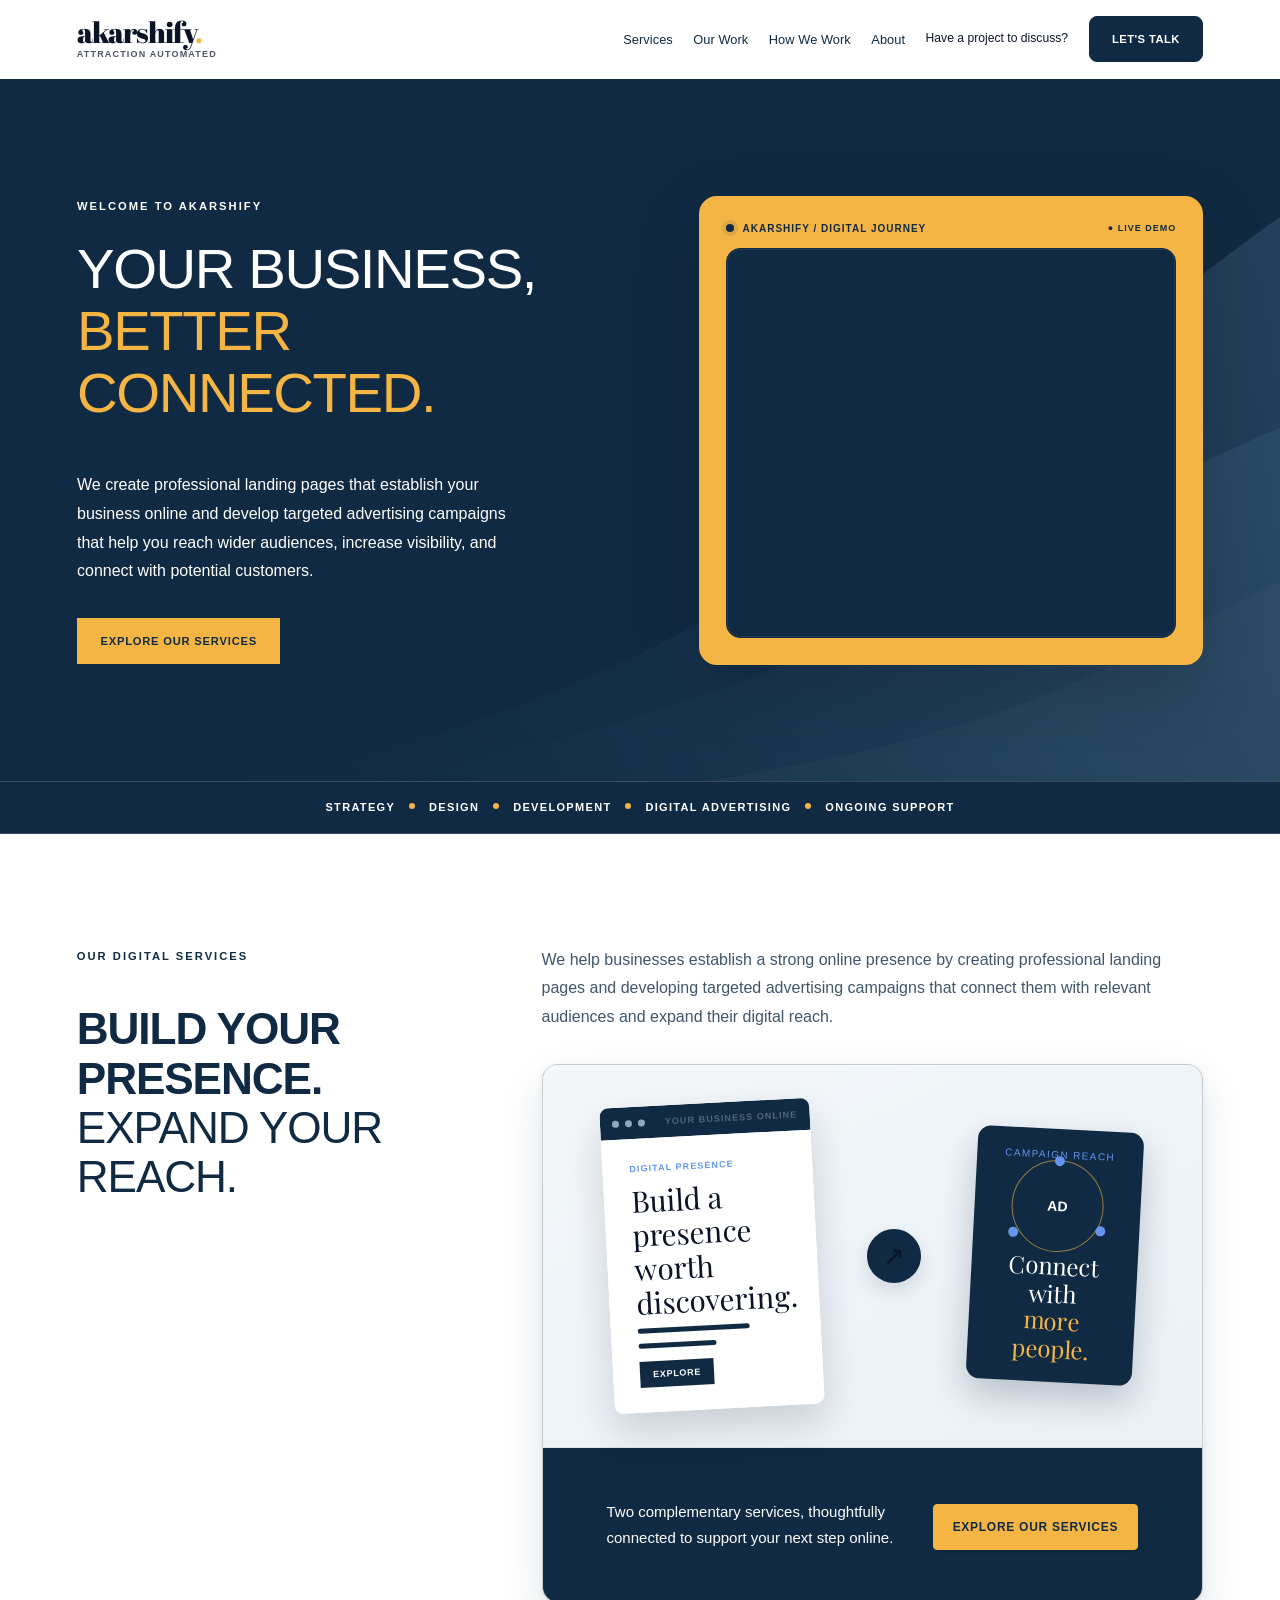
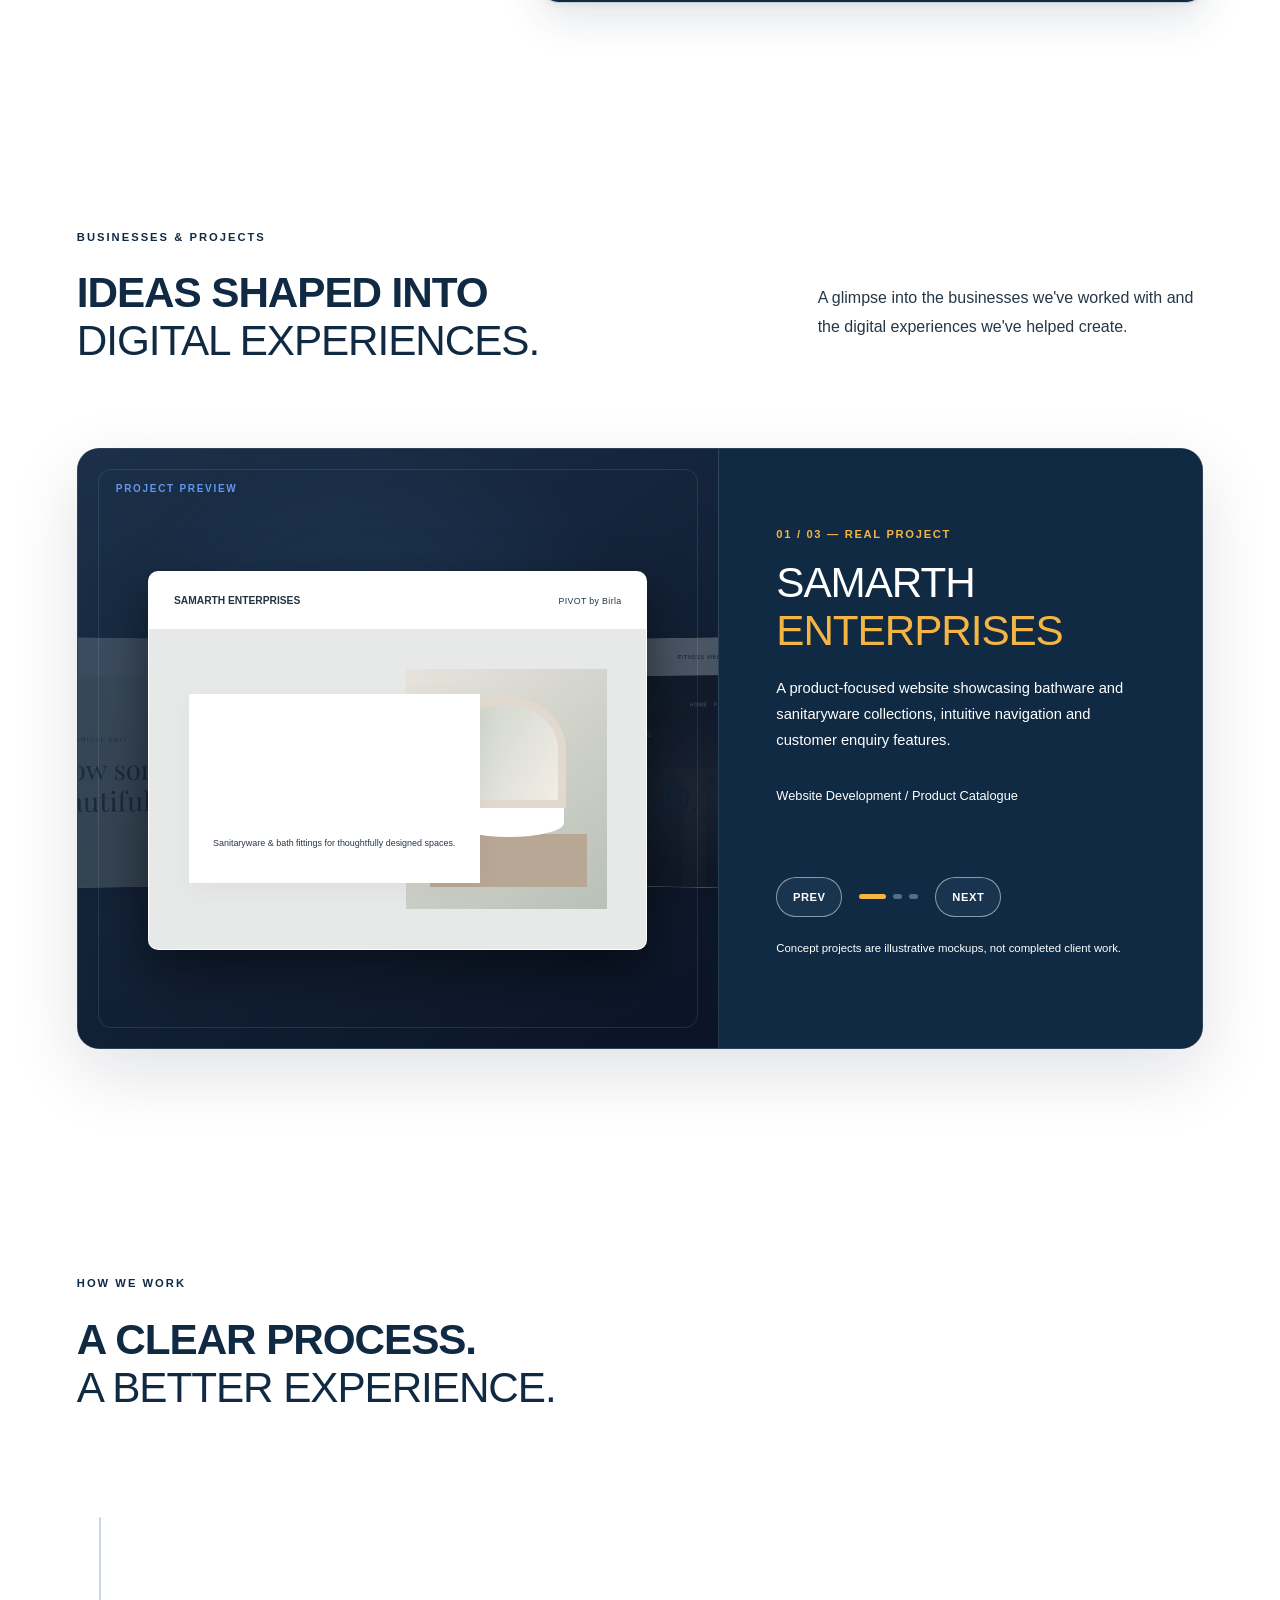
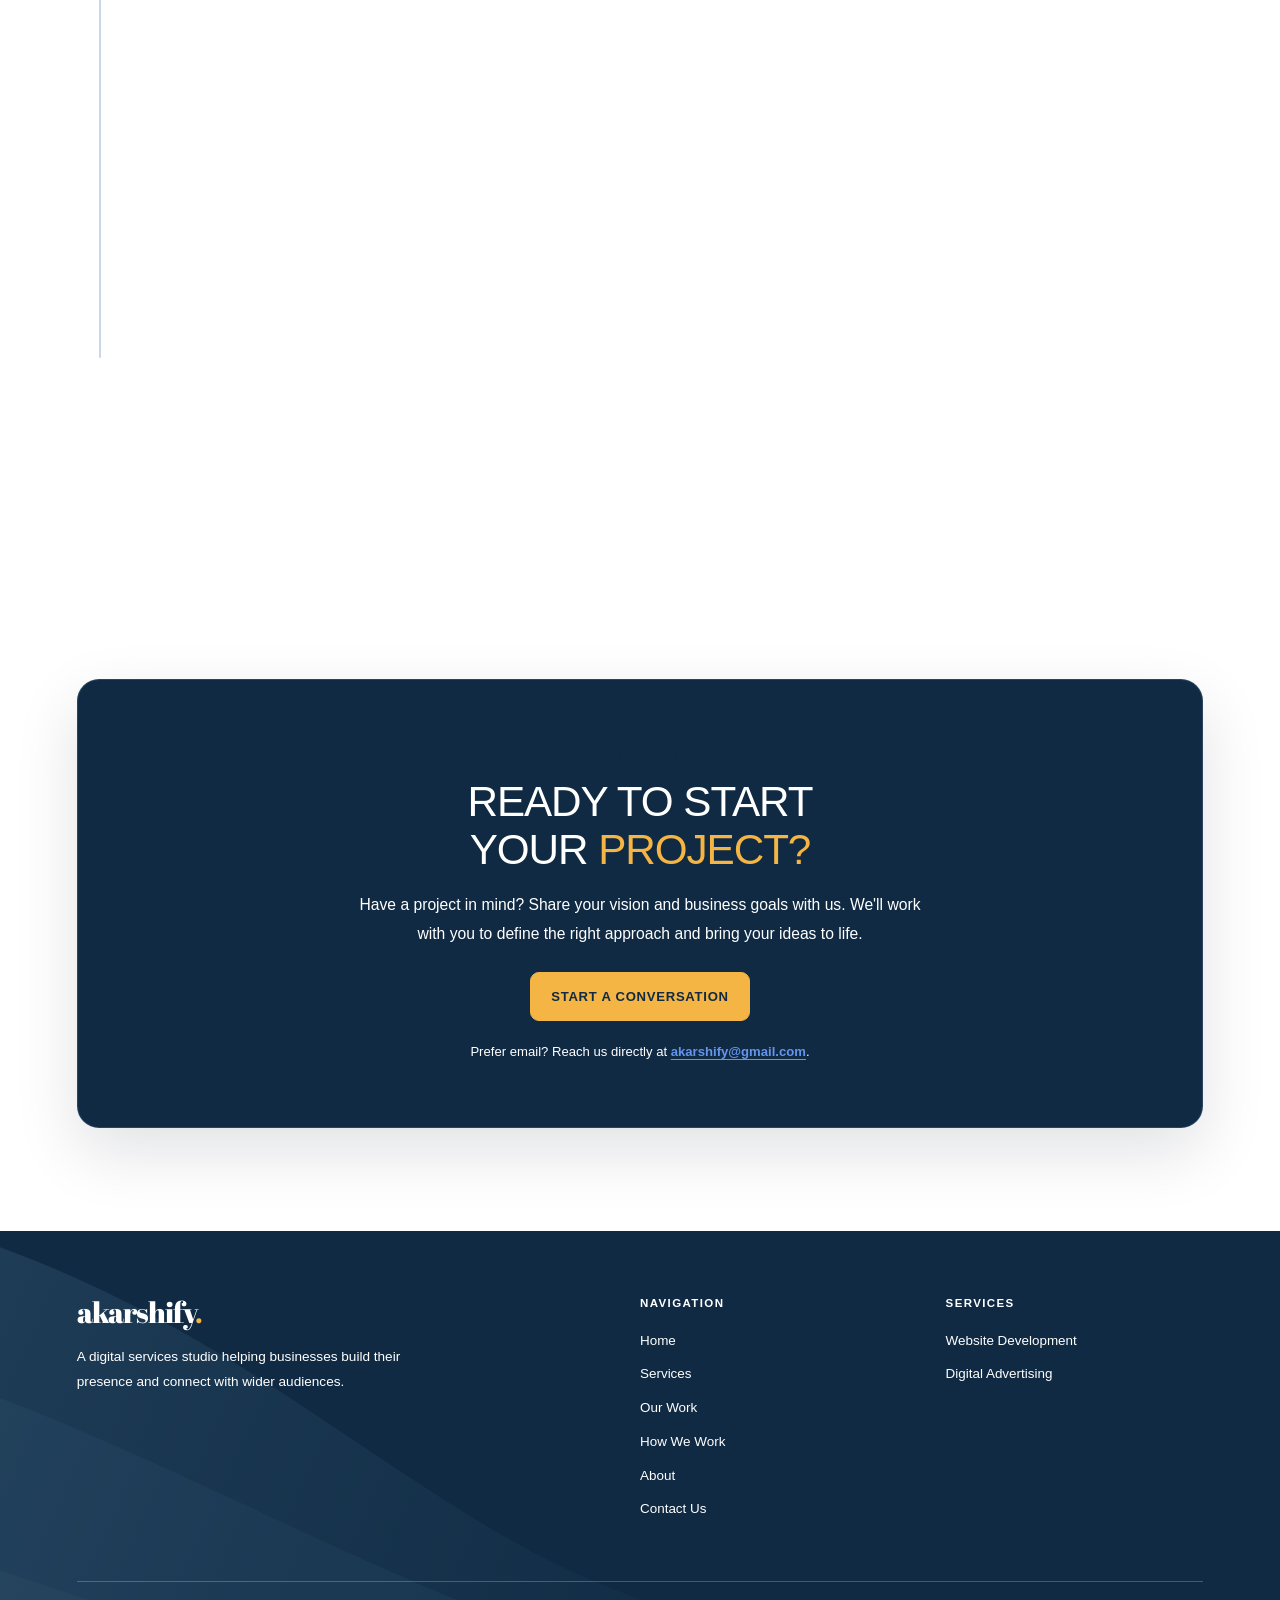
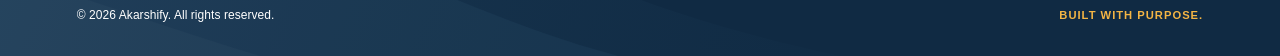
<file: index.html>
<!doctype html>
<html lang="en"><head><meta charset="utf-8"><meta name="viewport" content="width=device-width,initial-scale=1"><meta name="theme-color" content="#0B1426"><meta name="description" content="Akarshify — websites and digital advertising for businesses ready to be discovered."><title>Akarshify — Digital Services Studio</title><link rel="preconnect" href="https://fonts.googleapis.com"><link href="https://fonts.googleapis.com/css2?family=Abril+Fatface&family=Google+Sans:wght@400;500;600;700&family=Roboto:wght@400;500;600;700&family=Playfair+Display:ital,wght@0,400;0,500;1,400&display=swap" rel="stylesheet"><style>
:root{--cream:#f6f3ed;--rust:#b95d43;--ink:#242724;--sage:#6f796d;--sand:#e7e0d5}*{box-sizing:border-box}html{scroll-behavior:smooth}body{margin:0;background:var(--cream);color:var(--ink);font-family:"Google Sans",Arial,sans-serif}a{color:inherit;text-decoration:none}button{font:inherit;cursor:pointer}h1,h2,h3,p{margin-top:0}h1,h2,.serif{font-family:"Playfair Display",serif;font-weight:400}em{color:var(--rust);font-weight:400}.cover{position:fixed;z-index:100;inset:0;background:var(--rust);color:var(--cream);display:flex;flex-direction:column;justify-content:space-between;padding:3vw 6vw;transition:transform 1s cubic-bezier(.76,0,.24,1);border-radius:0 0 3vw 3vw}.cover.open{transform:translateY(-105%)}.cover-top{display:flex;justify-content:space-between;align-items:start}.cover-top span{font-size:.65rem;letter-spacing:.2em;line-height:1.6}.brand{font-family:"Abril Fatface",Georgia,serif;font-size:2rem;font-weight:400;letter-spacing:-.035em}.cover .brand{color:white}.cover-center{text-align:center}.cover-center h1{font-size:clamp(4rem,9vw,9rem);line-height:.96;margin-bottom:2rem}.cover-center em{color:var(--cream)}.cover-center p,.eyebrow{font-size:.7rem;letter-spacing:.18em;line-height:1.8}.cover-enter{border:0;background:none;color:white;display:grid;gap:12px;place-items:center;align-self:center;letter-spacing:.18em;font-size:.65rem;margin-bottom:1rem}.circle{border:1px solid white;border-radius:50%;width:52px;height:52px;display:grid;place-items:center;font-size:1.5rem;transition:transform .25s}.cover-enter:hover .circle{transform:translateY(-8px)}.header{position:sticky;top:0;z-index:20;background:rgba(246,243,237,.62);-webkit-backdrop-filter:blur(18px) saturate(140%);backdrop-filter:blur(18px) saturate(140%);border-bottom:1px solid rgba(228,222,213,.55);padding:1rem 6vw;display:flex;align-items:center;justify-content:space-between;transition:background .25s ease,box-shadow .25s ease}.header .brand{font-size:1.8rem}.header .brand span,footer .brand span{color:var(--rust)}nav{display:flex;align-items:center;gap:1.6rem;font-size:.8rem}nav a:hover,.text-link:hover{color:var(--rust)}.nav-cta,.btn{background:var(--rust);color:white;padding:1rem 1.4rem;border:1px solid var(--rust);display:inline-flex;align-items:center;justify-content:center;font-size:.7rem;font-weight:700;letter-spacing:.07em;transition:background .2s,transform .2s}.btn:hover,.nav-cta:hover{background:#91432f;color:white;transform:translateY(-2px)}.btn.outline{background:transparent;color:var(--rust)}.btn.outline:hover{background:var(--sand)}.menu{display:none}.section{padding:7rem 6vw;scroll-margin-top:75px}.eyebrow{color:var(--rust);font-weight:700;margin-bottom:1.4rem}.hero{min-height:78vh;display:grid;grid-template-columns:1.05fr .95fr;gap:5vw;align-items:center}.hero h2{font-size:clamp(3.6rem,6vw,7rem);line-height:1.07;letter-spacing:-.04em}.hero .lead{font-size:1rem;color:#5e625c;max-width:450px;line-height:1.8}.actions{display:flex;gap:1rem;flex-wrap:wrap;margin-top:2rem}.hero-art{min-height:500px;background:linear-gradient(130deg,#d4c5b0,#f0e8da 50%,#c5b49d);position:relative;overflow:hidden}.hero-art:before{content:"";position:absolute;width:60%;height:85%;border-radius:55% 55% 0 0;bottom:0;left:18%;background:linear-gradient(120deg,#b1a18a,#6f796d);box-shadow:25px 0 50px #766b5a70}.hero-art:after{content:"";position:absolute;width:45%;height:65%;bottom:0;left:26%;border-radius:55% 55% 0 0;background:linear-gradient(130deg,#eee7d9,#d0c4b1)}.art-caption{position:absolute;z-index:2;bottom:1.5rem;right:1.5rem;font-size:.65rem;letter-spacing:.12em;text-align:right}.ticker{padding:1.5rem;text-align:center;border-top:1px solid var(--sand);border-bottom:1px solid var(--sand);font-size:.7rem;letter-spacing:.14em;word-spacing:1rem}.ticker span{color:var(--rust)}.services{display:grid;grid-template-columns:1fr 1.6fr;gap:4vw}.section h2{font-size:clamp(2.7rem,4.5vw,5.2rem);line-height:1.13;letter-spacing:-.03em}.section p{line-height:1.8}.section-intro>p:not(.eyebrow){max-width:330px;color:#636761}.text-link{display:inline-block;margin-top:1rem;color:var(--rust);font-size:.75rem;font-weight:700;letter-spacing:.08em}.service-grid{display:grid;grid-template-columns:1fr 1fr;gap:1rem}.service-card{background:#24352e;color:white;min-width:0;position:relative;transition:transform .32s cubic-bezier(.2,.7,.2,1),box-shadow .32s ease;transform-origin:center}.service-card:hover,.service-card:focus-within{transform:translateY(-9px);z-index:2;box-shadow:0 18px 30px rgba(36,39,36,.18)}.service-card:nth-child(2){background:#40574d}.service-visual{height:230px;display:grid;place-items:center;background:linear-gradient(130deg,#e5d9c8,#ac9d8b)}.ad-visual{background:linear-gradient(135deg,#d6d8c9,#8d9d8b)}.browser{width:74%;height:140px;background:var(--cream);box-shadow:10px 15px 20px #3334;padding:1rem;color:var(--ink);display:flex;flex-direction:column;justify-content:center}.browser strong{font-family:"Playfair Display",serif;font-size:1.4rem;font-weight:400}.browser small{font-size:.65rem}.ad-shape{width:150px;height:150px;border-radius:50%;background:var(--rust);display:grid;place-items:center;transform:rotate(-10deg)}.ad-shape span{font-size:1.3rem;font-weight:700;line-height:1.1}.service-info{padding:2rem}.service-info small,.project-description>span{font-size:.65rem;letter-spacing:.14em}.service-info h3{font-family:"Playfair Display",serif;font-weight:400;font-size:2rem;margin:1rem 0}.service-info p{font-size:.82rem;color:#e0e4df}.service-info a{border:1px solid #ffffff80;border-radius:50%;width:36px;height:36px;display:grid;place-items:center;color:#fff;background:transparent;transition:background-color .25s ease,color .25s ease,border-color .25s ease}.service-info a:hover,.service-info a:focus-visible{background:#fff;border-color:#fff;color:#24352e}.service-card:nth-child(2) .service-info a:hover,.service-card:nth-child(2) .service-info a:focus-visible{color:#40574d}.section-heading{display:flex;justify-content:space-between;gap:2rem;align-items:end;margin-bottom:3rem}.section-heading>p{max-width:350px;color:#626760}.project{display:grid;grid-template-columns:1.15fr 1fr;background:var(--sand)}.project-art{min-height:410px;background:linear-gradient(140deg,#a99e89,#e5d9c7);display:grid;place-items:center;padding:3rem}.project-browser{width:100%;max-width:460px;min-height:270px;background:#f8f6f1;box-shadow:18px 20px 35px #403b3540}.project-top{padding:1rem;font-size:.55rem;letter-spacing:.12em;display:flex;justify-content:space-between;border-bottom:1px solid #ddd}.project-content{padding:2rem}.project-content small{font-size:.6rem}.project-content h3{font-family:"Playfair Display",serif;font-size:2.2rem;font-weight:400;margin:1rem 0}.project-description{padding:5vw;display:flex;flex-direction:column;justify-content:center}.project-description h3{font-family:"Playfair Display",serif;font-size:clamp(2.4rem,4vw,4rem);line-height:1.05;font-weight:400;margin:2rem 0}.project-description p{color:#5b605a}.process{background:#f0ebe2}.process-layout{display:grid;grid-template-columns:1fr .8fr;gap:6vw}.steps{list-style:none;padding:0;margin:0}.steps li{display:flex;gap:1.5rem;padding:0 0 2rem}.js-motion .steps li{opacity:0;transform:translateY(22px);transition:opacity .32s ease,transform .32s ease}.js-motion .steps li.step-visible{opacity:1;transform:translateY(0)}.js-motion .process .section-heading>p,.js-motion .process-quote{opacity:0;transform:translateX(65px);transition:opacity .36s ease,transform .36s ease}.js-motion .process .section-heading>p.process-visible,.js-motion .process-quote.process-visible{opacity:1;transform:translateX(0)}.steps li>span{flex:none;border:1px solid var(--rust);width:40px;height:40px;border-radius:50%;display:grid;place-items:center;font-size:.7rem}.steps h3{font-size:1.1rem;font-weight:500;margin:.3rem 0}.steps p{font-size:.83rem;color:#626760}.process-quote{background:#26372f;color:white;padding:4rem 3rem;align-self:start}.process-quote span{color:#d1a28c;font-size:.7rem;letter-spacing:.13em}.process-quote h3{font-family:"Playfair Display",serif;font-size:2.5rem;font-weight:400;line-height:1.2;margin:2rem 0}.process-quote p{color:#d2d8d2;font-size:.85rem}.about{text-align:center}.about>p:not(.eyebrow){max-width:700px;margin:0 auto 3rem;color:#636761}.values{display:grid;grid-template-columns:repeat(3,1fr);gap:2rem;text-align:left;margin-top:4rem}.values>div{border-top:1px solid #bbb3a7;padding-top:1.4rem}.values span{color:var(--rust);font-size:.7rem}.values h3{font-family:"Playfair Display",serif;font-size:1.7rem;font-weight:400}.values p{color:#626760;font-size:.85rem}.contact{background:#e8dfd3;text-align:center}.contact>p:not(.eyebrow){max-width:560px;margin:0 auto 2rem;color:#626760}.contact-note{font-size:.75rem;margin-top:1.5rem!important}footer{background:var(--cream);padding:4rem 6vw 2rem;display:grid;grid-template-columns:2fr 1fr 1fr;gap:3rem}footer p{max-width:320px;color:#626760;font-size:.8rem;line-height:1.8}footer h4{font-size:.7rem;letter-spacing:.12em}footer a:not(.brand){display:block;font-size:.8rem;margin:.8rem 0}.footer-bottom{grid-column:1/-1;border-top:1px solid var(--sand);padding-top:2rem;font-size:.7rem;color:#777;display:flex;justify-content:space-between}@media(max-width:850px){.hero,.services,.project,.process-layout{grid-template-columns:1fr}.hero-art{min-height:340px}.section{padding:5rem 6vw}.services{gap:2rem}.menu{display:block;border:0;background:none;font-size:1.5rem}nav{display:none;position:absolute;top:100%;left:0;right:0;background:var(--cream);padding:2rem 6vw;flex-direction:column;align-items:stretch;box-shadow:0 10px 20px #0001}nav.active{display:flex}.section-heading{display:block}.values{grid-template-columns:1fr}footer{grid-template-columns:1fr 1fr}footer>div:first-child{grid-column:1/-1}}@media(max-width:520px){.cover-center h1{font-size:3.8rem}.service-grid{grid-template-columns:1fr}.hero h2{font-size:3.3rem}.hero-art{min-height:280px}.section h2{font-size:2.7rem}.project-art{padding:1rem}.project-browser{min-height:230px}footer{grid-template-columns:1fr}.footer-bottom{display:block}}@media(prefers-reduced-motion:reduce){*,*:before,*:after{scroll-behavior:auto!important;transition-duration:.01ms!important;animation-duration:.01ms!important}}
.portfolio-showcase{display:grid;grid-template-columns:1.15fr 1fr;gap:0;background:var(--sand);overflow:hidden}.portfolio-stage{position:relative;min-height:475px;perspective:1100px;background:#d8d1c5;overflow:hidden}.portfolio-card{position:absolute;inset:12% 9%;display:flex;align-items:center;justify-content:center;opacity:.42;transform:translate3d(48%,0,-240px) rotateY(-15deg) scale(.76);transition:transform .8s cubic-bezier(.2,.7,.2,1),opacity .8s ease;pointer-events:none}.portfolio-card.active{z-index:3;opacity:1;transform:translate3d(0,0,0) rotateY(0) scale(1)}.portfolio-card.next{z-index:2;opacity:.48;transform:translate3d(53%,0,-190px) rotateY(-14deg) scale(.78)}.portfolio-card.back{z-index:1;opacity:.3;transform:translate3d(-48%,0,-260px) rotateY(13deg) scale(.73)}.mini-browser{width:100%;aspect-ratio:1.32;background:#fff;box-shadow:0 22px 45px #28231e40;overflow:hidden}.mini-toolbar{height:15%;min-height:37px;padding:3% 5%;display:flex;align-items:center;justify-content:space-between;gap:8px;background:#fff;color:#203441;font-size:clamp(.55rem,.8vw,.8rem)}.mini-toolbar small{font-size:.55rem;letter-spacing:.04em}.mini-samarth{height:85%;padding:8%;background:#e6e9e8;display:grid;grid-template-columns:1fr 1fr;align-items:center;gap:4%}.mini-copy{position:relative;z-index:1;background:#fff;padding:12%;width:145%;box-shadow:0 8px 25px #0000000a}.mini-copy small{font-size:.52rem;letter-spacing:.16em}.mini-copy strong{display:block;font-size:clamp(.8rem,1.6vw,1.7rem);line-height:1.25;margin:1.2em 0;font-weight:600}.mini-copy p{font-size:clamp(.48rem,.7vw,.7rem);line-height:1.5}.mini-bath{height:100%;background:linear-gradient(140deg,#e7e3dc,#b8c0b7);position:relative;overflow:hidden}.mini-mirror{position:absolute;top:12%;left:20%;width:60%;height:46%;border-radius:48% 48% 0 0;background:linear-gradient(120deg,#c9d2c9,#f2ede6);border:8px solid #e2d9ce}.mini-sink{position:absolute;top:58%;left:24%;width:55%;height:12%;background:#fff;border-radius:0 0 50% 50%;z-index:2}.mini-counter{position:absolute;top:69%;left:12%;width:78%;height:22%;background:#b9a795}.mini-folio,.mini-verdant{height:85%;padding:12%;display:flex;flex-direction:column;justify-content:center}.mini-folio{background:linear-gradient(135deg,#262523 60%,#b47a5e 60%);color:#fff}.mini-folio small,.mini-verdant small{font-size:.6rem;letter-spacing:.18em}.mini-folio strong,.mini-verdant strong{font-family:"Playfair Display",serif;font-size:clamp(1.5rem,3.2vw,3rem);font-weight:400;line-height:1.15;margin:1rem 0}.mini-folio span{font-size:.7rem}.mini-verdant{position:relative;overflow:hidden;background:#e6e8d7;color:#294332}.mini-leaves{position:absolute;right:8%;bottom:8%;width:35%;height:70%}.mini-leaves i{display:block;position:absolute;width:55%;height:43%;background:#72916a;border-radius:0 85% 0 85%;transform:rotate(-20deg)}.mini-leaves i:nth-child(2){top:25%;left:35%;transform:rotate(40deg);background:#426e53}.mini-leaves i:nth-child(3){top:50%;left:0;transform:rotate(-35deg);background:#94a77b}.portfolio-copy{padding:5vw;display:flex;flex-direction:column;justify-content:center;min-height:475px}.portfolio-index{font-size:.7rem;letter-spacing:.14em;color:#a34e38}.portfolio-title{font-family:"Playfair Display",serif;font-size:clamp(2.3rem,4vw,4rem);line-height:1.05;font-weight:400;margin:1.5rem 0}.portfolio-summary,.portfolio-type{color:#5b605a;line-height:1.7}.portfolio-type{font-size:.8rem;margin:1rem 0 1.5rem}.portfolio-copy.is-changing .portfolio-index,.portfolio-copy.is-changing .portfolio-title,.portfolio-copy.is-changing .portfolio-summary,.portfolio-copy.is-changing .portfolio-type,.portfolio-copy.is-changing .portfolio-link{opacity:0;transform:translateY(12px)}.portfolio-index,.portfolio-title,.portfolio-summary,.portfolio-type,.portfolio-link{transition:opacity .35s ease,transform .35s ease}.portfolio-controls{display:flex;align-items:center;gap:1rem;margin-top:2rem}.portfolio-controls button{width:38px;height:38px;border:1px solid #68675f;background:transparent;color:#242724;cursor:pointer;font-size:1.2rem}.portfolio-controls button:hover{background:#242724;color:white}.portfolio-dots{display:flex;gap:7px;align-items:center}.portfolio-dots span{height:5px;width:8px;background:#a8a49a;transition:width .3s,background .3s}.portfolio-dots span.current{width:24px;background:#b95d43}.portfolio-note{font-size:.7rem;color:#77776e;margin-top:1.5rem}@media(max-width:760px){.portfolio-showcase{grid-template-columns:1fr}.portfolio-stage{min-height:320px}.portfolio-card{inset:9% 12%}.portfolio-copy{min-height:auto;padding:2.5rem}.mini-copy strong{font-size:1rem}}@media(prefers-reduced-motion:reduce){.portfolio-card,.portfolio-index,.portfolio-title,.portfolio-summary,.portfolio-type,.portfolio-link{transition:none!important}}
/* Akarshify palette: Cornflower & Soft Grey — retains the established layout and typography */
:root{--cream:#f5f6f8;--rust:#6495ED;--ink:#18223a;--sage:#a8b9f5;--sand:#dce1e7}
.header{background:rgba(245,246,248,.68);border-bottom-color:rgba(174,185,204,.48)}
.btn:hover,.nav-cta:hover{background:#193fc5}
.hero .lead,.section-intro>p:not(.eyebrow),.section-heading>p,.project-description p,.steps p,.about>p:not(.eyebrow),.values p,.contact>p:not(.eyebrow),footer p,.portfolio-summary,.portfolio-type{color:#4c5971}
.hero-art{background:linear-gradient(130deg,#dce5f6,#f5f6f8 52%,#b5c7e9)}
.hero-art:before{background:linear-gradient(120deg,#a8b9f5,#4568c5);box-shadow:25px 0 50px #27477a40}
.hero-art:after{background:linear-gradient(130deg,#f5f6f8,#dce5f6)}
.service-card{background:#172b58}.service-card:nth-child(2){background:#6495ED}
.service-visual{background:linear-gradient(130deg,#e0e6f0,#9eafce)}.ad-visual{background:linear-gradient(135deg,#e2e7f2,#a8b9f5)}
.ad-shape{background:#6495ED}.service-info p{color:#e5ecff}
.service-info a:hover,.service-info a:focus-visible{color:#172b58}.service-card:nth-child(2) .service-info a:hover,.service-card:nth-child(2) .service-info a:focus-visible{color:#6495ED}
.project-art{background:linear-gradient(140deg,#aabbd8,#e4e9f3)}
.process{background:#e9eef7}.process-quote{background:#172b58}.process-quote span{color:#a8b9f5}.process-quote p{color:#dbe5ff}
.contact{background:#e5eaf5}.values>div{border-top-color:#b6c2d6}
.portfolio-stage{background:#d6e0f1}.portfolio-index{color:#6495ED}
.mini-browser{box-shadow:0 22px 45px #18223a30}
.service-info a{font-size:.57rem;font-weight:700;letter-spacing:.03em}.portfolio-prev,.portfolio-next{font-size:.65rem;letter-spacing:.06em}.cover-enter .circle{font-size:1.5rem}
/* Reversible curtain reveal with loading ring and a pull-down tab */
.cover{transition:transform 1s cubic-bezier(.76,0,.24,1);will-change:transform}.cover.open{transform:translateY(-105%);pointer-events:none}
.cover-enter .circle{position:relative;overflow:hidden}.enter-arrow{display:block;line-height:1;transition:opacity .18s ease,transform .3s ease}.cover-enter:hover .enter-arrow{transform:translateY(-3px)}.enter-loader{position:absolute;inset:5px;border:3px solid #ffffff45;border-top-color:#fff;border-radius:50%;opacity:0;transition:opacity .18s ease}.cover.is-loading .enter-arrow{opacity:0}.cover.is-loading .enter-loader{opacity:1;animation:curtain-loading .65s linear infinite}.cover.is-loading .enter-label{opacity:.75}@keyframes curtain-loading{to{transform:rotate(360deg)}}
.curtain-tab{position:fixed;z-index:101;top:0;left:50%;transform:translate(-50%,-110%);background:#6495ED;color:#fff;border:0;border-radius:0 0 15px 15px;min-width:78px;height:32px;display:flex;align-items:center;justify-content:center;gap:8px;box-shadow:0 5px 18px #18223a30;opacity:0;pointer-events:none;transition:transform .45s cubic-bezier(.2,.75,.2,1),opacity .3s ease}.curtain-tab.visible{transform:translate(-50%,0);opacity:1;pointer-events:auto}.curtain-tab:hover,.curtain-tab:focus-visible{height:38px}.tab-grip{width:23px;height:4px;border-radius:3px;background:#ffffffb0}.tab-arrow{font-size:15px;line-height:1}.curtain-tab:focus-visible,.cover-enter:focus-visible{outline:3px solid #a8b9f5;outline-offset:3px}
@media(prefers-reduced-motion:reduce){.cover,.curtain-tab{transition-duration:.01ms!important}.cover.is-loading .enter-loader{animation:none}}
.ticker .ticker-dot{display:inline-block;width:5px;height:5px;border-radius:50%;background:var(--rust);vertical-align:middle;margin:0 .55rem;position:relative;top:-1px}.ticker{word-spacing:normal}
/* Portfolio navigation — refined controls and theme-matched progress indicators */
.portfolio-controls{gap:1.1rem;flex-wrap:wrap}
.portfolio-controls button{width:auto;min-width:76px;height:40px;padding:0 1rem;border:1px solid #9caccb;border-radius:6px;background:#f5f6f8;color:#18223a;font-size:.72rem;font-weight:700;letter-spacing:.09em;display:inline-flex;align-items:center;justify-content:center;transition:background .22s ease,border-color .22s ease,color .22s ease,transform .22s ease}
.portfolio-controls button:hover{background:#6495ED;border-color:#6495ED;color:#fff;transform:translateY(-2px)}
.portfolio-controls button:focus-visible{outline:3px solid #a8b9f5;outline-offset:3px}
.portfolio-dots{gap:6px;padding:0 .25rem}
.portfolio-dots span{height:5px;width:10px;border-radius:999px;background:#b2bfd8;transition:width .32s ease,background-color .32s ease}
.portfolio-dots span.current{height:5px;width:28px;background:#6495ED}

/* Akarshify identity — Porcelain / Vermilion / Dark Espresso */
:root{--cream:#F8F7F3;--rust:#D34B36;--ink:#241A17;--sage:#E6A08F;--sand:#E8E5DF;--espresso:#241A17;--vermilion:#D34B36;--porcelain:#F8F7F3}
html{background:var(--cream)}body{background:var(--cream);color:var(--ink)}
.header{background:rgba(248,247,243,.76);border-bottom-color:rgba(110,83,72,.16)}
nav a:hover,.text-link:hover{color:#B83D2B}
.btn,.nav-cta{background:var(--rust);border-color:var(--rust);color:#fff}
.btn:hover,.nav-cta:hover{background:#A93625;border-color:#A93625;color:#fff}
.btn.outline{background:transparent;color:#B83D2B;border-color:var(--rust)}
.btn.outline:hover{background:#F1E5DE;color:#892C20}
.eyebrow,.text-link{color:#B83D2B}
.hero .lead,.section-intro>p:not(.eyebrow),.section-heading>p,.project-description p,.steps p,.about>p:not(.eyebrow),.values p,.contact>p:not(.eyebrow),footer p,.portfolio-summary,.portfolio-type{color:#62564F}
.hero-art{background:linear-gradient(135deg,#EAD9CE,#F8F7F3 54%,#E9B7A7)}
.hero-art:before{background:linear-gradient(125deg,#E6A08F,#D34B36);box-shadow:25px 0 50px #682D2140}
.hero-art:after{background:linear-gradient(135deg,#F8F7F3,#E8DCD5)}
.service-card{background:#241A17}.service-card:nth-child(2){background:#D34B36}
.service-visual{background:linear-gradient(130deg,#EEE6DE,#D9BDB0)}.ad-visual{background:linear-gradient(135deg,#F0DCD4,#E6A08F)}
.ad-shape{background:#D34B36}.service-info p{color:#F1E7E0}
.service-info a:hover,.service-info a:focus-visible{color:#241A17}.service-card:nth-child(2) .service-info a:hover,.service-card:nth-child(2) .service-info a:focus-visible{color:#B83D2B}
.project-art{background:linear-gradient(140deg,#D7B4A3,#F1E4DC)}
.process{background:#F0EAE4}.process-quote{background:#241A17}.process-quote span{color:#E6A08F}.process-quote p{color:#E8DCD5}
.contact{background:#EFE5DE}.values>div{border-top-color:#D7C9C0}
.portfolio-stage{background:#E7D9D0}.portfolio-index{color:#B83D2B}
.mini-browser{box-shadow:0 22px 45px #241A1730}
.portfolio-showcase{background:#E8E5DF}
.portfolio-controls button{background:#F8F7F3;color:#241A17;border-color:#BFAEA4}
.portfolio-controls button:hover{background:#D34B36;border-color:#D34B36;color:#fff}
.portfolio-controls button:focus-visible{outline-color:#E6A08F}
.portfolio-dots span{background:#D6BEB4}.portfolio-dots span.current{background:#D34B36}
.cover{background:#D34B36;color:#F8F7F3}.cover-center em{color:#F8F7F3}
footer{background:#F8F7F3}.footer-bottom{color:#75665D}

.curtain-tab{background:#D34B36;box-shadow:0 5px 18px #241A1730}
.curtain-tab:focus-visible,.cover-enter:focus-visible{outline-color:#E6A08F}


/* Akarshify monochrome identity: Pure Black / Soft White / Ice Blue */
:root{--cream:#FAFAF8;--rust:#6495ED;--ink:#000000;--sage:#6495ED;--sand:#E9EDF0;--black:#000000;--white:#FAFAF8;--ice:#6495ED}
html,body{background:#FAFAF8;color:#000}
.header{background:rgba(250,250,248,.86);border-bottom-color:rgba(0,0,0,.11)}
.header .brand span,footer .brand span{color:#55A9D6}
nav a:hover,.text-link:hover{color:#277FAE}
.nav-cta,.btn{background:#000;border-color:#000;color:#FAFAF8}
.nav-cta:hover,.btn:hover{background:#262D32;border-color:#262D32;color:#fff}
.btn.outline{background:transparent;border-color:#000;color:#000}
.btn.outline:hover{background:#E9EDF0;color:#000}
em,.eyebrow,.text-link{color:#6495ED}
.hero .lead,.section-intro>p:not(.eyebrow),.section-heading>p,.project-description p,.steps p,.about>p:not(.eyebrow),.values p,.contact>p:not(.eyebrow),footer p,.portfolio-summary,.portfolio-type{color:#454F56}
.hero-art{background:linear-gradient(130deg,#D6EAF4,#FAFAF8 52%,#B9D7E7)}
.hero-art:before{background:linear-gradient(120deg,#6495ED,#4C9BC5);box-shadow:25px 0 50px #183B5040}
.hero-art:after{background:linear-gradient(130deg,#FAFAF8,#D7E9F1)}
.service-card,.service-card:nth-child(2){background:#000;color:#FAFAF8}
.service-card:nth-child(2){background:#6495ED;color:#000}
.service-visual{background:linear-gradient(130deg,#E9EDF0,#B9D8E9)}.ad-visual{background:linear-gradient(135deg,#DDECF4,#6495ED)}
.ad-shape{background:#000;color:#FAFAF8}
.service-info p{color:#DAE1E5}.service-card:nth-child(2) .service-info p{color:#283C48}
.service-card:nth-child(2) .service-info a{border-color:#000;color:#000}
.service-info a:hover,.service-info a:focus-visible{color:#000;background:#6495ED;border-color:#6495ED}
.service-card:nth-child(2) .service-info a:hover,.service-card:nth-child(2) .service-info a:focus-visible{color:#000;background:#FAFAF8;border-color:#FAFAF8}
.project-art{background:linear-gradient(140deg,#B6D8EA,#E9EDF0)}
.process{background:#E9EDF0}.process-quote{background:#000;color:#FAFAF8}
.process-quote span,.process-quote h3 em{color:#6495ED}.process-quote p{color:#CED8DE}
.contact{background:#E9EDF0}.values>div{border-top-color:#BEC9CF}
.portfolio-showcase{background:#E9EDF0}.portfolio-stage{background:#DCEAF1}
.portfolio-index{color:#6495ED}.mini-browser{box-shadow:0 22px 45px #00000028}
.portfolio-controls button{background:#FAFAF8;color:#000;border-color:#9DAEB7}
.portfolio-controls button:hover{background:#000;border-color:#000;color:#FAFAF8}
.portfolio-controls button:focus-visible{outline-color:#6495ED}
.portfolio-dots span{background:#AABBC4}.portfolio-dots span.current{background:#6495ED}
.cover{background:#000;color:#FAFAF8}.cover-center em{color:#6495ED}
.cover-enter,.cover .brand{color:#FAFAF8}
footer{background:#FAFAF8;color:#000}.footer-bottom{color:#5C666B}

.curtain-tab{background:#000;color:#FAFAF8;box-shadow:0 5px 18px #0004}
.curtain-tab:focus-visible,.cover-enter:focus-visible{outline-color:#6495ED}
.portfolio-showcase{background:#000;color:#FAFAF8}
.portfolio-stage{background:#17232A}
.portfolio-copy{color:#FAFAF8}
.portfolio-index{color:#6495ED}
.portfolio-summary,.portfolio-type,.portfolio-note{color:#C9D3D9}
.portfolio-controls button{background:transparent;border-color:#71818A;color:#FAFAF8}
.portfolio-controls button:hover{background:#6495ED;border-color:#6495ED;color:#000}
.portfolio-dots span{background:#4A5A64}.portfolio-dots span.current{background:#6495ED}

</style><style>
/* Official Akarshify identity in the site header */
.header .brand-header{display:inline-flex;flex-direction:column;align-items:flex-start;justify-content:center;gap:2px;line-height:1.05;text-decoration:none}
.header .brand-header .brand-name{font:inherit;white-space:nowrap}
.header .brand-header .brand-tagline{font-family:"Google Sans",Arial,sans-serif;font-size:9px;font-weight:600;letter-spacing:.13em;line-height:1.25;white-space:nowrap;color:inherit;opacity:.72}
@media(max-width:480px){.header .brand-header .brand-tagline{font-size:7px;letter-spacing:.08em}}
</style>
<style>
/* Akarshify wordmark: black lettering and theme-blue terminal dot on light surfaces */
.header .brand-header,.header .brand-header .brand-name,.header .brand-header .brand-tagline{color:#000!important}
.header .brand-header .brand-name>span{color:#6495ED!important}
footer .brand{color:#000!important}
footer .brand>span{color:#6495ED!important}
.cover .brand{color:#FAFAF8!important}
.cover .brand>span{color:#6495ED!important}
</style>
<style>
/* Akarshify signature chartreuse logo dot */
.header .brand-header .brand-name>span,
footer .brand>span,
.cover .brand>span{color:#6495ED!important}
</style>
<style>
/* Midnight Current — palette-only phase; existing structure and motion retained */
:root{--cream:#FFFFFF;--rust:#6495ED;--ink:#0B1426;--sage:#64748B;--sand:#FFFFFF;--midnight:#0B1426;--slate:#0B1426;--ice:#6495ED;--electric:#6495ED;--chartreuse:#6495ED;--cloud:#FFFFFF}
html{background:var(--cloud)}body{background:var(--cloud);color:var(--midnight)}
.header{background:rgba(245,247,250,.9);border-bottom:1px solid #FFFFFF}
.header .brand-header,.header .brand-header .brand-name,.header .brand-header .brand-tagline{color:var(--midnight)!important}
.header .brand-header .brand-name>span,footer .brand>span{color:var(--chartreuse)!important}
nav a:hover,.text-link,.eyebrow{color:var(--electric)}
.nav-cta,.btn{background:var(--electric);border-color:var(--electric);color:#fff}
.btn:hover,.nav-cta:hover{background:#194BC0;border-color:#194BC0}
.btn.outline{background:transparent;color:var(--electric);border-color:var(--electric)}
.btn.outline:hover{background:#FFFFFF;color:var(--midnight)}
em{color:var(--electric)}
.hero{background:var(--midnight);color:#fff}
.hero em{color:var(--ice)}
.hero .lead{color:#C5D3E5}
.hero .eyebrow{color:var(--chartreuse)}
.hero .btn.outline{color:var(--ice);border-color:var(--ice)}
.hero .btn.outline:hover{background:var(--slate);color:#fff}
.hero-art{background:linear-gradient(130deg,#0B1426,#6495ED 52%,#6495ED)}
.hero-art .art-caption{color:#fff}
.services{background:var(--cloud)}
.section-intro>p:not(.eyebrow),.about>p:not(.eyebrow),.values p,.contact>p:not(.eyebrow){color:#52647B}
.service-card{background:var(--slate);color:#fff}
.service-card:nth-child(even){background:#193D72}
.service-card .text-link{color:var(--ice)}
.about{background:var(--cloud)}
.values>div{border-top-color:#CBD8E6}
.values span{color:var(--electric)}
.contact{background:var(--sand)}
footer{background:var(--cloud);color:var(--midnight)}
footer .brand{color:var(--midnight)!important}
footer p,.footer-bottom{color:#52647B}
.footer-bottom{border-top-color:#CEDBE8}
.portfolio-controls button:hover{background:var(--chartreuse);border-color:var(--chartreuse);color:var(--midnight)}
.portfolio-dots span.current{background:var(--chartreuse)}
:focus-visible{outline:2px solid var(--electric);outline-offset:3px}
</style><style>/* Consistent Google Sans body and interface typography */body,button,input,textarea,select,nav,.btn,.eyebrow,.lead,.service-card p,.portfolio-card p,footer p{font-family:"Google Sans",Arial,sans-serif}</style><style>
/* Akarshify animated services journey: hero only */
.hero-journey{width:100%;min-width:0;position:relative;isolation:isolate;padding:22px;border:1px solid #334A6C;border-radius:18px;background:radial-gradient(ellipse at 80% 8%,rgba(100,149,237,.2),transparent 52%),linear-gradient(145deg,#0B1426,#0F1D33);box-shadow:0 24px 65px rgba(0,0,0,.18);color:#fff;font-family:"Google Sans",Arial,sans-serif}
.journey-head{display:flex;align-items:center;gap:9px;color:#6495ED;font-size:10px;font-weight:700;letter-spacing:.1em;margin-bottom:17px}.journey-pulse{width:8px;height:8px;border-radius:50%;background:#6495ED;box-shadow:0 0 0 0 rgba(199,242,58,.45);animation:journey-pulse 2.8s infinite}.journey-live{margin-left:auto;color:#B8C7DA;font-size:9px;white-space:nowrap}
.journey-stage{padding:15px;border:1px solid #385171;border-radius:12px;background:rgba(11,20,38,.68)}.journey-stage-title{display:flex;align-items:center;gap:11px;margin-bottom:13px}.journey-stage-title strong{font-size:14px;font-weight:600;display:block}.journey-stage-title small{font-size:11px;color:#6495ED;display:block;margin-top:3px}.journey-icon{display:grid;place-items:center;flex:none;width:37px;height:37px;border-radius:9px;background:#6495ED;font-size:23px;color:white}.journey-check{margin-left:auto;color:#6495ED;font-size:22px;opacity:0;animation:journey-confirm 11s infinite}
.journey-browser{background:#FFFFFF;border-radius:8px;overflow:hidden;color:#0B1426;box-shadow:0 10px 22px rgba(0,0,0,.14)}.journey-browser-bar{display:flex;align-items:center;gap:5px;background:#FFFFFF;padding:9px 11px}.journey-browser-bar i{width:6px;height:6px;border-radius:50%;background:#9DAEC0}.journey-browser-bar i:first-child{background:#F38D8D}.journey-browser-bar i:nth-child(2){background:#EBC46B}.journey-browser-bar i:nth-child(3){background:#79C7A0}.journey-browser-bar span{margin:auto;font-size:9px;color:#61748C}.journey-browser-body{padding:12px 15px 17px}.journey-nav{display:flex;justify-content:space-between;align-items:center;margin-bottom:14px}.journey-logo{width:45px;height:8px;background:#0B1426;border-radius:2px}.journey-navlinks{width:72px;height:5px;background:#A5B7CA;border-radius:2px}.journey-content{display:grid;grid-template-columns:1.2fr .8fr;gap:13px;align-items:center}.journey-copy{display:flex;flex-direction:column;gap:8px}.journey-heading{height:13px;width:85%;background:#0B1426;border-radius:3px}.journey-line{height:6px;width:96%;background:#B7C9DA;border-radius:3px}.journey-line.short{width:72%}.journey-cta{height:16px;width:76px;background:#6495ED;border-radius:3px;margin-top:5px}.journey-picture{min-height:92px;border-radius:7px;background:linear-gradient(135deg,#6495ED,#6495ED);display:grid;place-items:center}.journey-picture span{width:47%;height:65%;border-radius:55% 55% 4px 4px;background:rgba(245,247,250,.8)}.journey-browser-body .journey-logo,.journey-browser-body .journey-navlinks,.journey-browser-body .journey-heading,.journey-browser-body .journey-line,.journey-browser-body .journey-cta,.journey-browser-body .journey-picture{animation:journey-build 11s both infinite}
.journey-browser-body .journey-navlinks{animation-delay:.35s}.journey-browser-body .journey-heading{animation-delay:.7s}.journey-browser-body .journey-line{animation-delay:1.05s}.journey-browser-body .journey-cta{animation-delay:1.4s}.journey-browser-body .journey-picture{animation-delay:1.1s}
.journey-connector{display:flex;justify-content:center;align-items:center;gap:12px;height:37px;color:#6495ED}.journey-connector span{height:1px;background:#55718F;width:25%}.journey-connector b{font-size:22px;animation:journey-down 11s infinite}
.journey-ads .journey-stage-title{margin-bottom:12px}.journey-flow{display:flex;align-items:center;justify-content:space-between;gap:6px}.journey-flow>div{flex:1;min-width:0;display:flex;align-items:center;flex-direction:column;gap:5px;padding:9px 3px;background:#223B5C;border-radius:8px;animation:journey-audience 11s infinite}.journey-flow>div:nth-of-type(2){animation-delay:.45s}.journey-flow>div:nth-of-type(3){animation-delay:.9s}.journey-flow-icon{font-size:22px;color:#6495ED}.journey-flow small{font-size:10px;color:#E0EAF4;text-align:center}.journey-flow-arrow{color:#6495ED;font-size:18px}
@keyframes journey-build{0%,4%{opacity:0;transform:translateY(7px)}10%,84%{opacity:1;transform:translateY(0)}95%,100%{opacity:0;transform:translateY(4px)}}@keyframes journey-confirm{0%,19%{opacity:0;transform:scale(.7)}24%,85%{opacity:1;transform:scale(1)}95%,100%{opacity:0}}@keyframes journey-down{0%,26%,90%,100%{opacity:.25;transform:translateY(-3px)}35%,78%{opacity:1;transform:translateY(3px)}}@keyframes journey-audience{0%,30%{opacity:.35;transform:translateY(5px)}41%,82%{opacity:1;transform:translateY(0)}95%,100%{opacity:.35}}@keyframes journey-pulse{0%,100%{box-shadow:0 0 0 0 rgba(199,242,58,.45)}55%{box-shadow:0 0 0 7px rgba(199,242,58,0)}}
@media(max-width:600px){.hero-journey{padding:13px}.journey-head{font-size:9px}.journey-live{font-size:8px}.journey-stage{padding:11px}.journey-flow small{font-size:9px}}
@media(prefers-reduced-motion:reduce){.hero-journey *, .hero-journey *::before,.hero-journey *::after{animation:none!important;transition:none!important}.journey-check{opacity:1!important}}
</style><style>
/* Digital Journey v2: clearer visual hierarchy and synchronized, fluid storytelling */
.hero-journey{--journey-duration:13s;padding:25px;border-color:#48658A;background:radial-gradient(ellipse at 76% 8%,rgba(100,149,237,.3),transparent 58%),linear-gradient(145deg,#1B3050,#101E35);box-shadow:0 26px 75px rgba(0,0,0,.25),inset 0 1px rgba(168,216,240,.13)}
.journey-head{margin-bottom:20px}.journey-stage{position:relative;overflow:hidden;padding:18px;border-color:#476386;transition:border-color .4s,box-shadow .4s}.journey-stage-title strong{font-size:16px}.journey-stage-title small{font-size:12px}.journey-icon{width:43px;height:43px;box-shadow:0 6px 20px rgba(100,149,237,.22)}
.journey-build{animation:journey-stage-build var(--journey-duration) ease-in-out infinite}.journey-ads{animation:journey-stage-ads var(--journey-duration) ease-in-out infinite}
.journey-browser{transform-origin:center;animation:journey-browser-focus var(--journey-duration) ease-in-out infinite;box-shadow:0 13px 30px rgba(0,0,0,.25)}.journey-browser-body{padding:16px 18px 20px}.journey-picture{min-height:112px}
.journey-browser-body .journey-logo,.journey-browser-body .journey-navlinks,.journey-browser-body .journey-heading,.journey-browser-body .journey-line,.journey-browser-body .journey-cta,.journey-browser-body .journey-picture{animation-name:journey-reveal;animation-duration:var(--journey-duration);animation-timing-function:cubic-bezier(.22,1,.36,1);animation-iteration-count:infinite;animation-fill-mode:both;animation-delay:0s}
.journey-browser-body .journey-logo{--reveal-start:3%;--reveal-end:12%}.journey-browser-body .journey-navlinks{--reveal-start:7%;--reveal-end:16%}.journey-browser-body .journey-heading{--reveal-start:11%;--reveal-end:21%}.journey-browser-body .journey-line{--reveal-start:15%;--reveal-end:25%}.journey-browser-body .journey-line.short{--reveal-start:18%;--reveal-end:28%}.journey-browser-body .journey-cta{--reveal-start:22%;--reveal-end:32%}.journey-browser-body .journey-picture{--reveal-start:17%;--reveal-end:29%}
.journey-check{animation:journey-check-v2 var(--journey-duration) ease-in-out infinite}.journey-connector{height:46px}.journey-connector b{font-size:25px;animation:journey-transfer var(--journey-duration) ease-in-out infinite}.journey-connector span{position:relative;overflow:hidden}.journey-connector span::after{content:"";position:absolute;inset:0;background:#6495ED;transform:translateX(-105%);animation:journey-link var(--journey-duration) ease-in-out infinite}
.journey-flow{gap:9px}.journey-flow>div{padding:13px 4px;animation:journey-node var(--journey-duration) ease-in-out infinite}.journey-flow>div:nth-of-type(1){--node-start:43%;--node-end:52%;animation-delay:0s}.journey-flow>div:nth-of-type(2){--node-start:53%;--node-end:62%;animation-delay:0s}.journey-flow>div:nth-of-type(3){--node-start:63%;--node-end:72%;animation-delay:0s}.journey-flow-icon{font-size:25px}.journey-flow small{font-size:11px}.journey-flow-arrow{font-size:22px;animation:journey-arrow var(--journey-duration) ease-in-out infinite}.journey-flow-arrow:nth-of-type(1){--arrow-start:49%;--arrow-end:58%}.journey-flow-arrow:nth-of-type(2){--arrow-start:59%;--arrow-end:68%}
.journey-live{color:#6495ED}.journey-pulse{animation-duration:2.8s}
@keyframes journey-reveal{0%,4%{opacity:0;transform:translateY(12px) scale(.96)}15%,84%{opacity:1;transform:translateY(0) scale(1)}95%,100%{opacity:0;transform:translateY(8px) scale(.98)}}
@keyframes journey-stage-build{0%,5%{border-color:#476386;box-shadow:none}12%,35%{border-color:#6495ED;box-shadow:0 0 0 1px rgba(168,216,240,.18),0 0 25px rgba(100,149,237,.18)}46%,100%{border-color:#476386;box-shadow:none}}
@keyframes journey-stage-ads{0%,39%{border-color:#476386;box-shadow:none}50%,78%{border-color:#6495ED;box-shadow:0 0 0 1px rgba(199,242,58,.13),0 0 25px rgba(199,242,58,.1)}90%,100%{border-color:#476386;box-shadow:none}}
@keyframes journey-browser-focus{0%,5%{transform:scale(.98)}17%,36%{transform:scale(1.018)}47%,100%{transform:scale(1)}}
@keyframes journey-check-v2{0%,28%{opacity:0;transform:scale(.5) rotate(-20deg)}35%,84%{opacity:1;transform:scale(1) rotate(0)}94%,100%{opacity:0;transform:scale(.8)}}
@keyframes journey-transfer{0%,34%{opacity:.25;transform:translateY(-6px)}40%,51%{opacity:1;transform:translateY(5px);text-shadow:0 0 12px rgba(199,242,58,.5)}62%,100%{opacity:.35;transform:translateY(0)}}
@keyframes journey-link{0%,36%{transform:translateX(-105%)}48%,55%{transform:translateX(0)}65%,100%{transform:translateX(105%)}}
@keyframes journey-node{0%,41%{opacity:.4;transform:translateY(5px);background:#223B5C}49%,78%{opacity:1;transform:translateY(0);background:#294D74;box-shadow:inset 0 0 0 1px rgba(199,242,58,.26)}88%,100%{opacity:.4;transform:translateY(5px);background:#223B5C}}
@keyframes journey-arrow{0%,47%{opacity:.35;transform:translateX(-4px)}54%,76%{opacity:1;transform:translateX(3px);color:#6495ED}87%,100%{opacity:.35;transform:translateX(0);color:#6495ED}}
@media(max-width:600px){.hero-journey{padding:15px}.journey-stage{padding:12px}.journey-stage-title strong{font-size:14px}.journey-browser-body{padding:12px}.journey-picture{min-height:90px}.journey-flow>div{padding:10px 2px}.journey-flow small{font-size:9px}}
@media(prefers-reduced-motion:reduce){.hero-journey *, .hero-journey *::before,.hero-journey *::after{animation:none!important;transition:none!important}.journey-browser-body .journey-logo,.journey-browser-body .journey-navlinks,.journey-browser-body .journey-heading,.journey-browser-body .journey-line,.journey-browser-body .journey-cta,.journey-browser-body .journey-picture{opacity:1!important;transform:none!important}.journey-flow>div{opacity:1!important;transform:none!important}.journey-check{opacity:1!important}}
</style><style>
/* Narrated digital journey: 20s, six clearly labeled steps */
.hero-journey{--journey-duration:20s}
.journey-narration{height:69px;position:relative;margin-bottom:14px;overflow:hidden}
.journey-bubble{position:absolute;inset:2px 0 auto;display:flex;flex-direction:column;gap:5px;max-width:100%;padding:10px 14px 11px;border-radius:11px;border:1px solid rgba(168,216,240,.5);background:linear-gradient(105deg,#24466C,#1B3555);box-shadow:0 7px 22px rgba(0,0,0,.18);color:#FFFFFF;font:500 12px/1.35 "Google Sans",Arial,sans-serif;opacity:0;transform:translateY(12px) scale(.97);pointer-events:none;animation:journey-caption 20s ease-in-out infinite}
.journey-bubble b{font-size:10px;line-height:1;letter-spacing:.1em;color:#6495ED;font-weight:700}
.journey-bubble-1{animation-delay:0s}.journey-bubble-2{animation-delay:3.33s}.journey-bubble-3{animation-delay:6.66s}.journey-bubble-4{animation-delay:9.99s}.journey-bubble-5{animation-delay:13.32s}.journey-bubble-6{animation-delay:16.65s}
@keyframes journey-caption{0%,1%{opacity:0;transform:translateY(12px) scale(.97)}1.6%,11.8%{opacity:1;transform:translateY(0) scale(1)}15%,100%{opacity:0;transform:translateY(-7px) scale(.99)}}
.journey-head{margin-bottom:12px}
@media(max-width:600px){.journey-narration{height:80px}.journey-bubble{font-size:11px;padding:9px 11px}.journey-bubble b{font-size:9px}}
@media(prefers-reduced-motion:reduce){.journey-narration{height:auto;min-height:58px}.journey-bubble{display:none;animation:none!important}.journey-bubble-1{display:flex;position:relative;opacity:1;transform:none}}
</style><style>
/* Akarshify Digital Journey v3 — synchronized website → social ad → click → visit */
.hero-journey{--journey-duration:30s;overflow:hidden}
.journey-head{margin-bottom:14px}
.journey-story{position:relative;height:390px;overflow:hidden;border:1px solid #3A5474;border-radius:14px;background:radial-gradient(circle at 50% 70%,rgba(100,149,237,.18),transparent 65%),#0D1C32}
.journey-story-caption{position:absolute;z-index:8;top:11px;left:12px;right:12px;height:57px;pointer-events:none}
.journey-story-line{position:absolute;inset:0;display:flex;flex-direction:column;gap:5px;padding:9px 13px;border:1px solid #597FA4;border-radius:9px;background:#223D60;color:#FFFFFF;font:500 12px/1.35 "Google Sans",Arial,sans-serif;opacity:0;animation:js-caption 30s ease-in-out infinite}
.journey-story-line b{color:#6495ED;font-size:10px;letter-spacing:.09em}
.jsl-1{animation-delay:0s}.jsl-2{animation-delay:5s}.jsl-3{animation-delay:10s}.jsl-4{animation-delay:15s}.jsl-5{animation-delay:20s}.jsl-6{animation-delay:25s}
@keyframes js-caption{0%,1%{opacity:0;transform:translateY(9px)}2%,12%{opacity:1;transform:translateY(0)}15%,100%{opacity:0;transform:translateY(-7px)}}
.journey-scene{position:absolute;inset:79px 13px 12px;display:flex;flex-direction:column;gap:9px;opacity:0;pointer-events:none}
.journey-scene-label{display:flex;justify-content:space-between;color:#6495ED;font:700 10px "Google Sans",Arial,sans-serif;letter-spacing:.1em}
.journey-scene-site{animation:js-site-scene 30s ease-in-out infinite}
.journey-scene-social{animation:js-social-scene 30s ease-in-out infinite;align-items:center}
@keyframes js-site-scene{0%,2%{opacity:0;transform:translateY(10px)}5%,27%{opacity:1;transform:none}32%,100%{opacity:0;transform:translateY(-12px)}}
@keyframes js-social-scene{0%,29%{opacity:0;transform:translateY(15px)}34%,90%{opacity:1;transform:none}95%,100%{opacity:0;transform:translateY(-12px)}}
.journey-scene-social .journey-scene-label{width:100%}
.journey-story-browser{margin:auto 0;overflow:hidden;background:#FFFFFF;color:#0B1426;border-radius:9px;box-shadow:0 14px 35px rgba(0,0,0,.28);animation:js-browser-arrive 30s ease-in-out infinite}
@keyframes js-browser-arrive{0%,2%{transform:scale(.92);opacity:0}9%,28%{transform:scale(1);opacity:1}34%,100%{transform:scale(.96);opacity:0}}
.js-browser-top{display:flex;align-items:center;gap:5px;background:#FFFFFF;padding:10px}.js-browser-top i{width:7px;height:7px;border-radius:50%;background:#8AA2BA}.js-browser-top i:first-child{background:#F38D8D}.js-browser-top i:nth-child(2){background:#EBC46B}.js-browser-top i:nth-child(3){background:#79C7A0}.js-browser-top span{margin:auto;color:#667A8E;font-size:10px}
.js-browser-inner{padding:16px}.js-site-nav{display:flex;justify-content:space-between;gap:10px;align-items:center;margin-bottom:16px}.js-site-nav b{font-size:12px}.js-site-nav span{font-size:9px;color:#64748B}.js-site-layout{display:grid;grid-template-columns:1.1fr .9fr;gap:13px;align-items:center}.js-site-copy{display:flex;flex-direction:column;align-items:flex-start;gap:9px}.js-site-copy strong{font-size:18px;line-height:1.15}.js-site-copy>span:not(.js-site-button){font-size:10px;color:#51647B}.js-site-button{padding:7px 13px;background:#6495ED;border-radius:5px;color:#fff;font-size:10px}.js-site-image{height:115px;border-radius:8px;background:linear-gradient(145deg,#6495ED,#6495ED);display:grid;place-items:center}.js-site-image span{height:72%;width:50%;border-radius:50% 50% 5px 5px;background:rgba(255,255,255,.7)}
.js-site-nav,.js-site-copy strong,.js-site-copy>span,.js-site-image{animation:js-assemble 30s ease-in-out infinite}.js-site-nav{animation-delay:0s}.js-site-copy strong{animation-delay:1s}.js-site-copy>span{animation-delay:2s}.js-site-image{animation-delay:2.7s}
@keyframes js-assemble{0%,4%{opacity:0;transform:translateY(10px)}12%,28%{opacity:1;transform:none}34%,100%{opacity:0;transform:translateY(-5px)}}
.js-site-ready{align-self:center;color:#6495ED;font-weight:700;font-size:11px;letter-spacing:.08em;animation:js-ready 30s infinite}
@keyframes js-ready{0%,17%{opacity:0;transform:scale(.85)}21%,28%{opacity:1;transform:scale(1)}33%,100%{opacity:0}}
.js-phone{position:relative;margin:auto;width:min(208px,75%);height:263px;padding:12px 8px 8px;border:4px solid #8FA8C4;border-radius:22px;background:#FFFFFF;color:#0B1426;box-shadow:0 12px 35px rgba(0,0,0,.32);overflow:hidden;animation:js-phone-arrive 30s ease-in-out infinite}
@keyframes js-phone-arrive{0%,30%{transform:translateY(20px) scale(.9)}37%,92%{transform:none}100%{transform:translateY(-8px) scale(.97)}}
.js-phone-notch{position:absolute;z-index:4;top:3px;left:37%;width:26%;height:7px;background:#0B1426;border-radius:0 0 7px 7px}
.js-social-top{display:flex;justify-content:space-between;padding:7px 5px 9px;border-bottom:1px solid #FFFFFF;font-size:12px}.js-social-top strong{font-size:16px}
.js-social-post{position:relative;animation:js-feed-scroll 30s ease-in-out infinite}
@keyframes js-feed-scroll{0%,32%{transform:translateY(28px);opacity:0}40%,70%{transform:translateY(0);opacity:1}75%,100%{transform:translateY(-6px);opacity:1}}
.js-social-account{display:flex;align-items:center;gap:7px;padding:9px 2px}.js-social-avatar{display:grid;place-items:center;width:26px;height:26px;border-radius:50%;background:#6495ED;color:white;font-size:12px}.js-social-account div{display:flex;flex-direction:column}.js-social-account b{font-size:10px}.js-social-account small{font-size:9px;color:#64748B}.js-social-menu{margin-left:auto;color:#64748B}
.js-social-creative{display:flex;flex-direction:column;justify-content:end;gap:6px;height:105px;padding:12px;background:linear-gradient(135deg,#0B1426,#6495ED);color:#fff;border-radius:4px;overflow:hidden}.js-creative-circle{position:absolute;width:70px;height:70px;right:15px;top:70px;border:12px solid rgba(168,216,240,.3);border-radius:50%}.js-social-creative strong{z-index:1;font-size:13px}.js-social-creative small{z-index:1;font-size:9px;color:#DCEAF4}
.js-social-actions{display:flex;justify-content:space-between;padding:7px 2px;font-size:11px}.js-social-actions span{color:#6495ED}.js-social-link{display:flex;justify-content:space-between;align-items:center;background:#6495ED;color:#fff;border-radius:4px;padding:7px 9px;font-size:10px;font-weight:700;animation:js-ad-cta 30s infinite}
@keyframes js-ad-cta{0%,47%,69%,100%{box-shadow:none}52%,65%{box-shadow:0 0 0 4px rgba(100,149,237,.25)}}
.js-tap-cursor{position:absolute;z-index:6;right:6px;bottom:6px;font-size:30px;color:#0B1426;text-shadow:1px 1px #fff;opacity:0;animation:js-tap 30s ease-in-out infinite}
.js-tap-ring{position:absolute;z-index:5;right:39px;bottom:20px;width:19px;height:19px;border:2px solid #6495ED;border-radius:50%;opacity:0;animation:js-tap-ring 30s infinite}
@keyframes js-tap{0%,49%{opacity:0;transform:translate(18px,18px)}54%,63%{opacity:1;transform:translate(0,0)}68%,100%{opacity:0;transform:translate(-3px,-4px)}}
@keyframes js-tap-ring{0%,56%,63%,100%{opacity:0;transform:scale(.5)}59%{opacity:1;transform:scale(2)}}
.js-phone-site{position:absolute;z-index:3;inset:12px 8px 8px;background:#FFFFFF;opacity:0;transform:translateX(100%);animation:js-redirect 30s cubic-bezier(.22,1,.36,1) infinite}
@keyframes js-redirect{0%,63%{opacity:0;transform:translateX(100%)}70%,89%{opacity:1;transform:translateX(0)}94%,100%{opacity:0;transform:translateX(0)}}
.js-mobile-url{background:#FFFFFF;border-radius:5px;padding:9px 6px;text-align:center;color:#52647B;font-size:10px}.js-mobile-site{padding:13px 5px}.js-mobile-site>strong{font-size:11px}.js-mobile-hero{display:flex;flex-direction:column;gap:11px;margin-top:18px;padding:15px 10px;background:#FFFFFF;border-radius:8px}.js-mobile-hero b{font-size:15px}.js-mobile-hero span{font-size:10px;color:#52647B}.js-mobile-hero em{font-style:normal;align-self:flex-start;background:#6495ED;color:#fff;padding:7px 12px;border-radius:4px;font-size:9px}
.journey-story-outcome{position:absolute;z-index:7;bottom:15px;left:17px;right:17px;display:flex;align-items:center;flex-wrap:wrap;gap:6px 9px;padding:12px;background:#223D60;border:1px solid #6495ED;border-radius:9px;opacity:0;animation:js-outcome 30s ease-in-out infinite}.journey-story-outcome strong{color:#fff;font-size:13px}.journey-story-outcome small{width:100%;color:#C5D3E5;font-size:10px}.js-outcome-dot{height:9px;width:9px;border-radius:50%;background:#6495ED}
@keyframes js-outcome{0%,80%{opacity:0;transform:translateY(12px)}85%,94%{opacity:1;transform:none}99%,100%{opacity:0;transform:translateY(-6px)}}
@media(max-width:600px){.journey-story{height:370px}.journey-story-caption{height:65px}.journey-story-line{font-size:11px}.journey-scene{top:85px}.js-site-copy strong{font-size:14px}.js-site-image{height:95px}.js-browser-inner{padding:11px}.js-site-nav span{font-size:7px}.js-phone{height:246px;width:185px}.js-social-creative{height:93px}}
@media(prefers-reduced-motion:reduce){.journey-story *,.journey-story *::before,.journey-story *::after{animation:none!important;transition:none!important}.journey-scene-site{opacity:1!important;transform:none!important}.journey-scene-social,.journey-story-outcome{display:none!important}.journey-story-line{display:none!important}.journey-story-line.jsl-1{display:flex!important;opacity:1!important;transform:none!important}.journey-story-browser,.js-site-nav,.js-site-copy strong,.js-site-copy>span,.js-site-image{opacity:1!important;transform:none!important}.js-site-ready{opacity:1!important}}
</style><style>
/* Hero journey pacing: unified 21-second timeline and gentler transitions */
.hero-journey{--journey-duration:21s}
.hero-journey .journey-story *{animation-duration:21s!important}
.hero-journey .journey-story-line{animation-timing-function:cubic-bezier(.4,0,.2,1)!important}
.hero-journey .jsl-1{animation-delay:0s!important}
.hero-journey .jsl-2{animation-delay:3.5s!important}
.hero-journey .jsl-3{animation-delay:7s!important}
.hero-journey .jsl-4{animation-delay:10.5s!important}
.hero-journey .jsl-5{animation-delay:14s!important}
.hero-journey .jsl-6{animation-delay:17.5s!important}
.hero-journey .journey-scene,.hero-journey .js-phone,.hero-journey .js-phone-site,.hero-journey .journey-story-browser{animation-timing-function:cubic-bezier(.4,0,.2,1)!important}
.js-click-event{position:absolute;z-index:7;left:50%;bottom:5px;display:flex;align-items:center;gap:9px;width:max-content;max-width:94%;padding:8px 12px;border:1px solid rgba(199,242,58,.55);border-radius:12px;background:rgba(11,20,38,.96);box-shadow:0 8px 24px rgba(0,0,0,.24),0 0 16px rgba(199,242,58,.12);color:#FFFFFF;pointer-events:none;opacity:0;transform:translate(-50%,10px) scale(.95);animation:js-click-confirm 21s cubic-bezier(.4,0,.2,1) infinite}
.js-click-event-icon{display:grid;place-items:center;flex:none;width:24px;height:24px;border-radius:50%;background:#6495ED;color:#0B1426;font-weight:800;font-size:14px}
.js-click-event strong,.js-click-event small{display:block;white-space:nowrap}
.js-click-event strong{font-size:11px;line-height:1.4}.js-click-event small{font-size:9px;color:#6495ED;line-height:1.5}
@keyframes js-click-confirm{0%,69%{opacity:0;transform:translate(-50%,10px) scale(.95)}74%,87%{opacity:1;transform:translate(-50%,0) scale(1)}92%,100%{opacity:0;transform:translate(-50%,-7px) scale(.98)}}
@media(max-width:600px){.js-click-event{bottom:0;padding:6px 9px}.js-click-event strong{font-size:10px}.js-click-event small{font-size:8px}}
@media(prefers-reduced-motion:reduce){.js-click-event{animation:none!important;opacity:1;transform:translate(-50%,0)}}
</style><style>
/* Ensure sufficient contrast on the blue Digital Advertising service card */
.service-grid .service-card:nth-child(2) .service-info{color:#FFFFFF}
.service-grid .service-card:nth-child(2) .service-info small,
.service-grid .service-card:nth-child(2) .service-info h3,
.service-grid .service-card:nth-child(2) .service-info p{color:#FFFFFF!important}
.service-grid .service-card:nth-child(2) .service-info a{color:#FFFFFF!important;border-color:rgba(245,247,250,.72)!important}
.service-grid .service-card:nth-child(2) .service-info a:hover{background:#FFFFFF!important;color:#0B1426!important}
</style><style>
/* Portfolio refresh — unified midnight/ice-blue gallery, original carousel preserved */
#work .portfolio-showcase{display:grid;grid-template-columns:minmax(0,1.14fr) minmax(0,.86fr);gap:0;background:#101C30;color:#FFFFFF;border:1px solid rgba(168,216,240,.2);border-radius:22px;overflow:hidden;box-shadow:0 24px 70px rgba(11,20,38,.12)}
#work .portfolio-stage{min-height:510px;background:radial-gradient(ellipse at 47% 43%,rgba(74,130,196,.2),transparent 58%),linear-gradient(145deg,#1B3049,#0B1426);border-right:1px solid rgba(168,216,240,.14);isolation:isolate}
#work .portfolio-stage:before{content:"";position:absolute;inset:20px;border:1px solid rgba(168,216,240,.13);border-radius:13px;pointer-events:none;z-index:0}
#work .portfolio-stage:after{content:"PROJECT PREVIEW";position:absolute;left:38px;top:34px;font-size:10px;font-weight:600;letter-spacing:.17em;color:#6495ED;z-index:5;pointer-events:none}
#work .portfolio-card{inset:16% 11% 12%;transition:transform .68s cubic-bezier(.22,1,.36,1),opacity .55s ease;filter:drop-shadow(0 22px 28px rgba(0,0,0,.25))}
#work .portfolio-card.active{transform:translate3d(0,0,0) scale(1);opacity:1}
#work .portfolio-card.next{transform:translate3d(55%,1%,-210px) rotateY(-9deg) scale(.78);opacity:.24}
#work .portfolio-card.back{transform:translate3d(-55%,1%,-210px) rotateY(9deg) scale(.78);opacity:.16}
#work .mini-browser{border-radius:10px;box-shadow:0 18px 44px rgba(0,0,0,.3);border:1px solid rgba(255,255,255,.2)}
#work .portfolio-copy{min-height:510px;padding:clamp(30px,4.5vw,70px);background:linear-gradient(145deg,#101C30,#14263F);justify-content:center}
#work .portfolio-index{color:#6495ED;font-size:.7rem;letter-spacing:.15em;font-weight:600}
#work .portfolio-title{color:#FFFFFF;font-size:clamp(2rem,3.5vw,3.6rem);line-height:1.1;margin:1.2rem 0 1.4rem;overflow-wrap:anywhere}
#work .portfolio-summary{color:#D9E4EF;font-size:clamp(.92rem,1.05vw,1.04rem);line-height:1.75}
#work .portfolio-type{color:#6495ED;font-size:.8rem;line-height:1.5;margin:1.1rem 0 1.5rem}
#work .portfolio-link{color:#6495ED!important;text-decoration:none;font-weight:650;letter-spacing:.08em}
#work .portfolio-link:hover{color:#FFFFFF!important}
#work .portfolio-controls{gap:13px;margin-top:1.8rem}
#work .portfolio-controls button{width:auto;min-width:66px;height:40px;padding:0 14px;border:1px solid rgba(168,216,240,.43);border-radius:999px;background:rgba(168,216,240,.06);color:#FFFFFF;font-family:"Google Sans",Arial,sans-serif;font-size:.7rem;font-weight:650;letter-spacing:.05em;transition:background .2s,border-color .2s,color .2s}
#work .portfolio-controls button:hover{background:#6495ED;border-color:#6495ED;color:#0B1426}
#work .portfolio-dots{gap:7px}
#work .portfolio-dots span{background:#526D89;border-radius:999px;height:5px;width:9px}
#work .portfolio-dots span.current{background:#6495ED;width:27px}
#work .portfolio-note{color:#A9B9C9;font-size:.71rem;line-height:1.6;margin-top:1.4rem}
@media(max-width:900px){#work .portfolio-showcase{grid-template-columns:1fr}#work .portfolio-stage{min-height:390px;border-right:0;border-bottom:1px solid rgba(168,216,240,.14)}#work .portfolio-card{inset:15% 14% 9%}#work .portfolio-copy{min-height:0;padding:35px}}
@media(max-width:540px){#work .portfolio-showcase{border-radius:16px}#work .portfolio-stage{min-height:285px}#work .portfolio-stage:before{inset:11px}#work .portfolio-stage:after{left:22px;top:20px;font-size:8px}#work .portfolio-card{inset:18% 9% 8%}#work .portfolio-copy{padding:27px 22px}#work .portfolio-title{font-size:2.15rem}#work .portfolio-controls{gap:10px}}
@media(prefers-reduced-motion:reduce){#work .portfolio-card{transition:none!important}}
</style><style>
/* Unified Google Sans headings; preserve existing heading colours and emphasis */
h1,h2,h3,h4,h5,h6,
h1 em,h2 em,h3 em,h4 em,h5 em,h6 em,
.hero h1,.section-heading h2,.section-intro h2,
.portfolio-title,.service-info h3,.process-quote h3{
  font-family:"Google Sans",Arial,sans-serif!important;
}
</style><style>
/* Prior heading scale retained for editorial type; adjusted below */
h1,h2,h3,h4,h5,h6{text-transform:uppercase!important;letter-spacing:-.035em}
h1 em,h2 em,h3 em,h4 em,h5 em,h6 em{text-transform:inherit}
.hero h2{font-size:clamp(3rem,5.3vw,6.1rem)!important;line-height:1.08}
.section h2{font-size:clamp(2.35rem,4vw,4.6rem)!important;line-height:1.12}
.service-info h3{font-size:clamp(1.6rem,2.1vw,2rem)!important}
#work .portfolio-title{font-size:clamp(2rem,3.3vw,3.4rem)!important}
.process-quote h3{font-size:clamp(1.7rem,2.5vw,2.6rem)!important}
@media(max-width:600px){.hero h2{font-size:clamp(2.5rem,9vw,3.5rem)!important}.section h2{font-size:clamp(2rem,7vw,2.7rem)!important}#work .portfolio-title{font-size:clamp(1.9rem,7vw,2.3rem)!important}}
</style><style>
/* Restore editorial heading typography and unify emphasized blue */
:root{--heading-accent-blue:#6495ED}
h1,h2,h3,h4,h5,h6,
h1 em,h2 em,h3 em,h4 em,h5 em,h6 em,
.hero h1,.hero h2,.section-heading h2,.section-intro h2,
.portfolio-title,.service-info h3,.process-quote h3{
  font-family:"Playfair Display",Georgia,serif!important;
  text-transform:none!important;
  letter-spacing:-.035em;
}
h1 em,h2 em,h3 em,h4 em,h5 em,h6 em{color:var(--heading-accent-blue)!important}
</style><style>
.hero h2{font-size:clamp(3.25rem,5.5vw,6.5rem)!important;line-height:1.08}
.section h2{font-size:clamp(2.5rem,4.25vw,4.9rem)!important;line-height:1.12}
#work .portfolio-title{font-size:clamp(2.1rem,3.5vw,3.6rem)!important}
@media(max-width:600px){.hero h2{font-size:clamp(2.7rem,9vw,3.7rem)!important}.section h2{font-size:clamp(2.1rem,7.5vw,2.9rem)!important}}
</style><style>
/* Subtle, replayable left hero entrance; right-side journey stays independent */
.hero .hero-copy .eyebrow,.hero .hero-copy h2,.hero .hero-copy .lead,.hero .hero-copy .actions{will-change:transform,opacity}
@media(prefers-reduced-motion:no-preference){
.hero .hero-copy.hero-reveal-ready .eyebrow,
.hero .hero-copy.hero-reveal-ready h2,
.hero .hero-copy.hero-reveal-ready .lead,
.hero .hero-copy.hero-reveal-ready .actions{opacity:0;transform:translateY(15px)}
.hero .hero-copy.hero-reveal-ready.hero-reveal-visible .eyebrow{animation:hero-copy-enter .65s cubic-bezier(.22,1,.36,1) .04s both}
.hero .hero-copy.hero-reveal-ready.hero-reveal-visible h2{animation:hero-copy-enter .82s cubic-bezier(.22,1,.36,1) .15s both}
.hero .hero-copy.hero-reveal-ready.hero-reveal-visible .lead{animation:hero-copy-enter .8s cubic-bezier(.22,1,.36,1) .32s both}
.hero .hero-copy.hero-reveal-ready.hero-reveal-visible .actions{animation:hero-copy-enter .75s cubic-bezier(.22,1,.36,1) .46s both}
@keyframes hero-copy-enter{from{opacity:0;transform:translateY(15px)}to{opacity:1;transform:translateY(0)}}
}
@media(prefers-reduced-motion:reduce){.hero .hero-copy>*{animation:none!important;opacity:1!important;transform:none!important}}
</style><style>
/* One unified Services navigation card, replacing two duplicated service summaries. */
.services-unified-card{display:block;width:100%;min-width:0;overflow:hidden;background:#0B1426;color:#FFFFFF;text-decoration:none;border-radius:12px;transition:box-shadow .35s ease,transform .35s ease}
.services-unified-card:hover{transform:translateY(-5px);box-shadow:0 24px 55px rgba(11,20,38,.19)}
.services-unified-card:focus-visible{outline:3px solid #6495ED;outline-offset:5px}
.services-unified-art{min-height:295px;padding:38px clamp(22px,5vw,70px);background:linear-gradient(115deg,#FFFFFF 0%,#D5E7F2 51%,#6495ED 100%);display:flex;justify-content:center;align-items:center;gap:clamp(16px,4vw,55px);position:relative}
.unified-browser{width:min(46%,390px);min-height:215px;background:#FFFFFF;box-shadow:0 18px 38px rgba(11,20,38,.16);border-radius:9px;overflow:hidden;transform:rotate(-3deg);transition:transform .5s ease}
.unified-browser-bar{height:32px;background:#DDE8F1;display:flex;align-items:center;gap:6px;padding:0 12px}.unified-browser-bar i{width:7px;height:7px;border-radius:50%;background:#90A8BD}.unified-browser-bar span{font:600 9px "Google Sans",Arial,sans-serif;letter-spacing:.12em;color:#52657B;margin-left:auto}
.unified-browser-body{padding:25px 27px;color:#0B1426;display:flex;flex-direction:column;align-items:flex-start;gap:10px}.unified-page-tag{font-size:9px;letter-spacing:.12em;color:#6495ED;font-weight:700}.unified-browser-body strong{font-family:"Playfair Display",Georgia,serif;font-size:clamp(19px,2.3vw,31px);font-weight:400;line-height:1.15}.unified-page-line{height:5px;width:72%;background:#D2DDE7;border-radius:9px}.unified-page-line.short{width:50%}.unified-page-button{font-size:9px;font-weight:700;letter-spacing:.08em;padding:8px 13px;background:#6495ED;color:#fff;margin-top:3px}
.unified-connection{position:relative;z-index:1;width:54px;height:54px;flex:0 0 54px;display:grid;place-items:center;background:#6495ED;color:#0B1426;border:6px solid #FFFFFF;border-radius:50%;font-size:26px;box-shadow:0 8px 20px rgba(11,20,38,.13)}
.unified-ad{width:min(35%,260px);min-height:208px;border-radius:13px;background:#0B1426;color:#FFFFFF;box-shadow:0 16px 35px rgba(11,20,38,.22);padding:20px 22px;transform:rotate(3deg);transition:transform .5s ease;display:flex;flex-direction:column;align-items:center;justify-content:space-between;text-align:center}.unified-ad small{font-size:10px;letter-spacing:.14em;color:#6495ED}.unified-ad strong{font-family:"Playfair Display",Georgia,serif;font-size:clamp(17px,2vw,24px);font-weight:400;line-height:1.15}.unified-ad-orbit{width:92px;height:92px;border:1px solid rgba(168,216,240,.5);border-radius:50%;position:relative;display:grid;place-items:center}.unified-ad-core{width:51px;height:51px;border-radius:50%;display:grid;place-items:center;background:#6495ED;font-size:14px;font-weight:700}.unified-ad-orbit i{position:absolute;width:10px;height:10px;border-radius:50%;background:#6495ED}.unified-ad-orbit i:nth-of-type(1){top:-5px;left:40px}.unified-ad-orbit i:nth-of-type(2){bottom:12px;left:-3px;background:#6495ED}.unified-ad-orbit i:nth-of-type(3){right:-4px;bottom:17px;background:#6495ED}
.services-unified-card:hover .unified-browser{transform:rotate(-1deg) translateY(-5px)}.services-unified-card:hover .unified-ad{transform:rotate(1deg) translateY(-5px)}
.services-unified-info{display:flex;align-items:end;justify-content:space-between;gap:32px;padding:clamp(28px,4vw,52px) clamp(24px,5vw,70px)}
.unified-kicker{font-size:11px;letter-spacing:.15em;font-weight:700;color:#6495ED}.services-unified-info h3{font-family:"Playfair Display",Georgia,serif!important;font-weight:400;font-size:clamp(30px,3.5vw,49px);line-height:1.12;margin:14px 0 15px;color:#FFFFFF}.services-unified-info h3 em{color:#6495ED!important;font-style:italic}.services-unified-info p{max-width:560px;color:#D5E4F1;font-size:15px;line-height:1.7;margin:0}
.unified-cta{flex-shrink:0;display:inline-flex;align-items:center;gap:17px;padding:15px 19px;border:1px solid rgba(168,216,240,.8);border-radius:4px;color:#FFFFFF;font:700 12px "Google Sans",Arial,sans-serif;letter-spacing:.06em;white-space:nowrap;transition:background .25s,color .25s,border-color .25s}.unified-cta>span{font-size:20px;line-height:1}.services-unified-card:hover .unified-cta,.services-unified-card:focus-visible .unified-cta{background:#6495ED;border-color:#6495ED;color:#fff}
@media(max-width:800px){.services-unified-info{align-items:flex-start;flex-direction:column}.services-unified-art{min-height:255px}.unified-browser{width:55%}.unified-ad{width:38%}.unified-connection{width:40px;height:40px;flex-basis:40px;font-size:19px;border-width:4px}}
@media(max-width:520px){.services-unified-art{padding:25px 15px;gap:5px;min-height:215px}.unified-browser{width:55%;min-height:160px}.unified-browser-body{padding:15px;gap:7px}.unified-browser-bar span{font-size:6px}.unified-browser-body strong{font-size:17px}.unified-ad{width:42%;min-height:164px;padding:12px 8px}.unified-ad small{font-size:7px}.unified-ad strong{font-size:15px}.unified-ad-orbit{width:62px;height:62px}.unified-ad-core{width:36px;height:36px;font-size:11px}.unified-connection{width:30px;height:30px;flex-basis:30px;font-size:15px}.services-unified-info{padding:28px 22px}.unified-cta{white-space:normal;font-size:11px}}
@media(prefers-reduced-motion:reduce){.services-unified-card,.unified-browser,.unified-ad,.unified-cta{transition:none!important}}
</style><style>
/* Card keeps its gentle hover lift, but only the CTA is interactive. */
.services-unified-card{cursor:default}
.services-unified-card .unified-cta{display:inline-flex;text-decoration:none;cursor:pointer}
.services-unified-card .unified-cta:focus-visible{outline:3px solid #6495ED;outline-offset:4px}
</style><style>
/* Lion's Gymnasium: dark athletic preview with restrained gold accents */
.mini-lions{height:85%;position:relative;overflow:hidden;background:radial-gradient(ellipse at 78% 58%,#353535 0%,#151515 42%,#090909 90%);color:#F4F3EE;padding:6% 8%;display:flex;flex-direction:column;isolation:isolate}
.mini-lions:before{content:"";position:absolute;inset:0;background:repeating-linear-gradient(118deg,transparent 0 32px,rgba(255,255,255,.025) 33px 34px);pointer-events:none}
.mini-lions-top{position:relative;z-index:2;display:flex;align-items:center;gap:9px;font-size:clamp(7px,.9vw,11px);font-weight:700;letter-spacing:.1em}
.mini-lions-mark{height:27px;width:27px;display:grid;place-items:center;border:1px solid #D6AD58;color:#D6AD58;font-family:Georgia,serif;font-size:18px}
.mini-lions-menu{margin-left:auto;color:#B5B5B5;font-size:clamp(5px,.65vw,9px);letter-spacing:.06em}
.mini-lions-content{position:relative;z-index:2;display:flex;flex-direction:column;align-items:flex-start;justify-content:center;flex:1;padding:10px 0}
.mini-lions-content small{font-size:clamp(6px,.8vw,10px);letter-spacing:.19em;color:#D6AD58}
.mini-lions-content strong{font-family:"Google Sans",Arial,sans-serif;font-size:clamp(22px,4.2vw,56px);font-weight:700;letter-spacing:-.055em;line-height:.99;margin:12px 0 18px}
.mini-lions-content strong em{font-family:inherit!important;font-style:normal;color:#D6AD58!important}
.mini-lions-action{font-size:clamp(6px,.75vw,10px);letter-spacing:.08em;background:#D6AD58;color:#111;padding:10px 13px;font-weight:700}
.mini-lions-watermark{position:absolute;right:-1%;bottom:-32%;font-family:Georgia,serif;font-size:clamp(180px,27vw,370px);line-height:1;color:rgba(214,173,88,.08);z-index:0;pointer-events:none}
@media(max-width:600px){.mini-lions-top{gap:4px}.mini-lions-mark{width:18px;height:18px;font-size:12px}.mini-lions-content strong{font-size:clamp(17px,5vw,28px);margin:7px 0 10px}.mini-lions-action{padding:7px}.mini-lions-menu{font-size:5px}}
</style><style>
/* Process step headings: consistent Google Sans typography */
#process .steps li h3{font-family:"Google Sans",Arial,sans-serif!important;font-weight:600;letter-spacing:-.02em}
</style>
<style>
/* How We Work — connected timeline and refined promise panel */
#process .process-layout{grid-template-columns:minmax(0,1.18fr) minmax(0,.92fr);gap:clamp(38px,6vw,100px);align-items:start}
#process .steps{position:relative;--timeline-progress:0}
#process .steps:before,#process .steps:after{content:"";position:absolute;left:22px;top:23px;bottom:56px;width:2px;border-radius:2px;pointer-events:none}
#process .steps:before{background:#cad7e8}
#process .steps:after{background:#6495ED;transform:scaleY(var(--timeline-progress));transform-origin:top;transition:transform .38s ease}
#process .steps li{position:relative;gap:24px;min-height:105px;padding:0 0 30px;align-items:flex-start;border-radius:12px}
#process .steps li:last-child{min-height:0;padding-bottom:0}
#process .steps li>span{width:46px;height:46px;flex:0 0 46px;background:#FFFFFF;border:1.5px solid #6495ED;color:#233651;position:relative;z-index:1;transition:background .25s ease,color .25s ease,box-shadow .25s ease}
#process .steps li.step-visible>span{background:#6495ED;color:white;box-shadow:0 0 0 4px rgba(100,149,237,.08)}
#process .steps li>div{padding:3px 12px 8px 0;border-radius:10px;transition:background .25s ease,padding .25s ease}
#process .steps li h3{font-family:"Google Sans",Arial,sans-serif!important;font-weight:600;font-size:1.08rem;line-height:1.35;margin:0 0 8px}
#process .steps li p{font-family:"Google Sans",Arial,sans-serif;font-size:.9rem;line-height:1.7;margin:0;color:#4c5971;max-width:560px}
@media(hover:hover){#process .steps li:hover>span{background:#6495ED;color:#fff;box-shadow:0 0 0 5px rgba(100,149,237,.1)}#process .steps li:hover>div{background:rgba(100,149,237,.045);padding-left:12px}}
#process .process-quote{background:linear-gradient(145deg,#0B1426 0%,#0B1426 100%);border:1px solid rgba(168,216,240,.16);border-radius:16px;padding:clamp(34px,4vw,58px);color:#FFFFFF;box-shadow:0 22px 45px rgba(11,20,38,.12);min-height:0}
#process .process-quote>span{font-family:"Google Sans",Arial,sans-serif;color:#6495ED;font-size:.7rem;letter-spacing:.16em}
#process .process-quote h3{font-family:"Playfair Display",Georgia,serif!important;font-size:clamp(1.85rem,2.6vw,2.75rem)!important;line-height:1.24;letter-spacing:-.035em;margin:30px 0 23px}
#process .process-quote h3 em{color:#6495ED}
#process .process-quote p{font-family:"Google Sans",Arial,sans-serif;font-size:.91rem;line-height:1.8;color:#CFDBE8;margin-bottom:0}
#process .promise-flow{display:flex;align-items:center;flex-wrap:wrap;gap:10px;margin-top:34px;padding-top:23px;border-top:1px solid rgba(168,216,240,.19)}
#process .promise-flow span{font-size:.73rem;font-weight:600;color:#DDE9F5;letter-spacing:.01em}
#process .promise-flow i{width:16px;height:1px;background:#6495ED;opacity:.8}
@media(max-width:950px){#process .process-layout{grid-template-columns:1fr;gap:45px}#process .process-quote{max-width:750px}}
@media(max-width:560px){#process .steps:before,#process .steps:after{left:19px;top:20px;bottom:44px}#process .steps li{gap:17px;min-height:112px}#process .steps li>span{width:40px;height:40px;flex-basis:40px}#process .steps li p{font-size:.85rem}#process .process-quote{padding:30px 24px}}
@media(prefers-reduced-motion:reduce){#process .steps:after{transition:none;transform:scaleY(1)}#process .steps li>span,#process .steps li>div{transition:none}}
</style><style>
/* Keep process timeline numbering legible in every state */
#process .steps li>span{font-family:"Google Sans",Arial,sans-serif!important;font-size:14px!important;font-weight:700!important;letter-spacing:0!important;line-height:1!important;font-variant-numeric:tabular-nums;text-shadow:none!important}
#process .steps li.step-visible>span,#process .steps li:hover>span{color:#FFFFFF!important}
@media(max-width:560px){#process .steps li>span{font-size:13px!important}}
</style><style>
/* Closing contact panel: restrained Midnight Current treatment */
#contact.contact{background:#FFFFFF;padding:clamp(70px,8vw,125px) clamp(22px,6vw,100px)}
#contact .contact-panel{position:relative;isolation:isolate;overflow:hidden;min-height:410px;border-radius:22px;background:linear-gradient(118deg,#0B1426 12%,#0B1426 100%);border:1px solid rgba(168,216,240,.16);box-shadow:0 24px 65px rgba(11,20,38,.12);padding:clamp(42px,6vw,85px);display:flex;align-items:center}
#contact .contact-panel:before{content:"";position:absolute;inset:0;background:radial-gradient(circle at 83% 42%,rgba(100,149,237,.16),transparent 34%);pointer-events:none}
#contact .contact-panel-content{position:relative;z-index:2;max-width:660px}
#contact .eyebrow{color:#6495ED;letter-spacing:.18em;margin-bottom:23px}
#contact h2{font-family:"Playfair Display",Georgia,serif!important;font-weight:400;letter-spacing:-.04em;color:#FFFFFF;font-size:clamp(2.9rem,5vw,5.3rem)!important;line-height:1.1;margin-bottom:22px}
#contact h2 em{color:#6495ED}
#contact .contact-description{font-family:"Google Sans",Arial,sans-serif;color:#CFDBE8!important;max-width:530px;font-size:clamp(.98rem,1.2vw,1.08rem);line-height:1.8;margin-bottom:32px}
#contact .contact-action{display:inline-flex;align-items:center;justify-content:center;gap:26px;background:#6495ED!important;color:#0B1426!important;border:1px solid #6495ED!important;border-radius:9px;padding:16px 20px;font-family:"Google Sans",Arial,sans-serif;font-weight:700;font-size:.82rem;letter-spacing:.055em;transition:transform .3s ease,box-shadow .3s ease,background .3s ease!important}
#contact .contact-action:hover{background:#D8FA73!important;transform:translateY(-3px);box-shadow:0 12px 30px rgba(199,242,58,.19)}
#contact .contact-action:focus-visible{outline:3px solid #6495ED;outline-offset:4px}
#contact .contact-arrow{font-size:1.25rem;line-height:1;display:inline-block;transition:transform .3s ease}
#contact .contact-action:hover .contact-arrow,#contact .contact-action:focus-visible .contact-arrow{transform:translate(3px,-3px)}
#contact .contact-note{color:#9EACC0!important;font-size:.72rem;line-height:1.5;margin:18px 0 0}
#contact .contact-decoration{position:absolute;right:-60px;top:50%;width:430px;height:430px;transform:translateY(-50%);opacity:.58;pointer-events:none}
#contact .contact-orbit{position:absolute;display:block;border:1px solid rgba(168,216,240,.25);border-radius:50%;inset:0}
#contact .contact-orbit-two{inset:62px;border-color:rgba(168,216,240,.38)}
#contact .contact-orbit-three{inset:125px;border-color:rgba(199,242,58,.38)}
#contact .contact-center{position:absolute;left:50%;top:50%;width:14px;height:14px;transform:translate(-50%,-50%);border-radius:50%;background:#6495ED;box-shadow:0 0 28px rgba(199,242,58,.25)}
@media(max-width:900px){#contact .contact-decoration{right:-210px;opacity:.26}#contact .contact-panel-content{max-width:620px}}
@media(max-width:600px){#contact.contact{padding:65px 18px}#contact .contact-panel{padding:44px 27px;min-height:0;border-radius:16px}#contact .contact-decoration{right:-280px;opacity:.16}#contact .contact-action{gap:15px;font-size:.75rem}#contact h2{font-size:clamp(2.45rem,9vw,3.2rem)!important}}
@media(prefers-reduced-motion:reduce){#contact .contact-action,#contact .contact-arrow{transition:none!important}#contact .contact-action:hover{transform:none}}
</style><style>
/* Slow orbital movement gives the CTA illustration a focal point without competing with its copy */
#contact .contact-decoration{opacity:.75}
#contact .contact-orbit-tracer{position:absolute;display:block;inset:0;border-radius:50%;border:2px solid transparent;border-top-color:rgba(168,216,240,.65);border-right-color:rgba(168,216,240,.15);animation:akarshify-orbit 24s linear infinite;will-change:transform}
#contact .contact-tracer-middle{inset:62px;border-top-color:rgba(199,242,58,.7);border-right-color:transparent;animation-duration:19s;animation-direction:reverse}
#contact .contact-tracer-inner{inset:125px;border-top-color:rgba(168,216,240,.85);border-right-color:transparent;animation-duration:14s}
#contact .contact-center{animation:akarshify-center-glow 4.5s ease-in-out infinite}
@keyframes akarshify-orbit{to{transform:rotate(360deg)}}
@keyframes akarshify-center-glow{0%,100%{box-shadow:0 0 14px rgba(199,242,58,.18)}50%{box-shadow:0 0 32px rgba(199,242,58,.46)}}
@media(max-width:900px){#contact .contact-decoration{opacity:.3}}
@media(max-width:600px){#contact .contact-decoration{opacity:.19}}
@media(prefers-reduced-motion:reduce){#contact .contact-orbit-tracer,#contact .contact-center{animation:none!important}}
</style><style>
/* Darker ice-blue emphasis on light sections; retain original ice blue on dark surfaces */
#process .section-heading h2 em,#work .section-heading h2 em,#services .section-intro h2 em,.section:not(.hero):not(.contact) .section-heading h2 em,.section:not(.hero):not(.contact) .section-intro h2 em{color:#548FB5!important}
</style><style>
/* Portfolio carousel: stable card dimensions across all project descriptions */
#work .portfolio-showcase{height:clamp(590px,47vw,680px)}
#work .portfolio-stage,#work .portfolio-copy{height:100%;min-height:0}
#work .portfolio-copy{min-width:0;overflow:hidden}
#work .portfolio-title{min-height:2.2em}
#work .portfolio-summary{min-height:5.25em}
#work .portfolio-type{min-height:3em}
@media(max-width:900px){
#work .portfolio-showcase{height:auto}
#work .portfolio-stage{height:390px;min-height:390px}
#work .portfolio-copy{height:auto;min-height:455px}
}
@media(max-width:600px){
#work .portfolio-stage{height:285px;min-height:285px}
#work .portfolio-copy{min-height:475px}
#work .portfolio-summary{min-height:6.8em}
}
</style><style>
/* Shared navigation typography and understated interactive treatment */
.header nav a{font-family:"Google Sans",Arial,sans-serif!important;font-weight:500;letter-spacing:.005em}
.header nav a:not(.nav-cta){position:relative;transition:color .24s ease}
.header nav a:not(.nav-cta):after{content:"";position:absolute;left:0;right:0;bottom:-8px;height:2px;background:#6495ED;border-radius:2px;transform:scaleX(0);transform-origin:center;transition:transform .25s ease}
.header nav a:not(.nav-cta):hover:after,.header nav a:not(.nav-cta):focus-visible:after,.header nav a[aria-current="page"]:after{transform:scaleX(1)}
.header nav a:not(.nav-cta):hover,.header nav a:not(.nav-cta):focus-visible,.header nav a[aria-current="page"]{color:#6495ED}
.header nav .nav-cta{font-family:"Google Sans",Arial,sans-serif!important;font-weight:700;letter-spacing:.04em;border-radius:8px;transition:background .24s ease,transform .24s ease,box-shadow .24s ease}
.header nav .nav-cta:hover{transform:translateY(-2px);box-shadow:0 7px 20px rgba(100,149,237,.19)}
@media(max-width:900px){.header nav a:not(.nav-cta):after{display:none}.header nav a:not(.nav-cta){padding:8px 0}}
@media(prefers-reduced-motion:reduce){.header nav a,.header nav a:after{transition:none!important}.header nav .nav-cta:hover{transform:none}}
</style><style>
/* Consistent Chartreuse header conversation CTA */
.header nav .nav-cta{background:#6495ED!important;border-color:#6495ED!important;color:#0B1426!important}
.header nav .nav-cta:hover,.header nav .nav-cta:focus-visible{background:#6495ED!important;border-color:#6495ED!important;color:#0B1426!important;box-shadow:0 7px 20px rgba(145,185,36,.22)}
</style><style>
/* Simple header CTA hover: colour shift and a restrained lift, without glow */
.header nav .nav-cta{transition:background-color .24s ease,border-color .24s ease,transform .24s ease!important;box-shadow:none!important}
.header nav .nav-cta:hover,.header nav .nav-cta:focus-visible{transform:translateY(-2px)!important;background:#D6FF55!important;border-color:#D6FF55!important;color:#0B1426!important;box-shadow:none!important}
@media(prefers-reduced-motion:reduce){.header nav .nav-cta{transition:none!important}.header nav .nav-cta:hover,.header nav .nav-cta:focus-visible{transform:none!important}}
</style><style>
/* Centered contact modal: distinct from the Let's Talk enquiry CTA. */
.header .nav-contact-trigger{border:1px solid #0B1426;border-radius:0;background:transparent;color:#0B1426;font-family:"Google Sans",Arial,sans-serif;font-size:inherit;font-weight:inherit;line-height:inherit;letter-spacing:inherit;cursor:pointer;padding:.58rem .95rem;transition:background .2s ease,border-color .2s ease,transform .2s ease,color .2s ease}
.header .nav-contact-trigger:hover,.header .nav-contact-trigger:focus-visible{color:#F8F7F4;background:#0B1426;border-color:#0B1426;transform:translateY(-2px)}
@media(prefers-reduced-motion:reduce){.header .nav-contact-trigger{transition:none}.header .nav-contact-trigger:hover,.header .nav-contact-trigger:focus-visible{transform:none}}
.nav-contact-overlay[hidden]{display:none!important}
.nav-contact-overlay{position:fixed;inset:0;z-index:3000;display:grid;place-items:center;padding:20px;background:rgba(5,12,26,.68);backdrop-filter:blur(5px)}
.nav-contact-card{position:relative;width:min(390px,100%);max-height:calc(100dvh - 40px);overflow:auto;padding:28px;border:1px solid rgba(168,216,240,.24);border-radius:18px;background:#0B1426;color:#FFFFFF;box-shadow:0 24px 70px rgba(0,0,0,.38);font-family:"Google Sans",Arial,sans-serif;text-align:left;animation:contactAppear .22s ease-out}
@keyframes contactAppear{from{opacity:0;transform:translateY(9px) scale(.98)}to{opacity:1;transform:none}}
.nav-contact-close{position:absolute;top:13px;right:15px;border:0;background:transparent;color:#6495ED;font-size:27px;line-height:1;cursor:pointer;padding:5px 9px}
.nav-contact-close:hover{color:white}
.nav-contact-eyebrow{margin:0 0 7px;font-size:10px;letter-spacing:.15em;font-weight:700;color:#6495ED}
.nav-contact-title{margin:0 0 17px;font-size:20px;font-weight:600;color:#FFFFFF}
.nav-contact-row{display:flex;align-items:center;gap:12px;padding:13px 0;border-top:1px solid rgba(168,216,240,.13);text-decoration:none;color:#FFFFFF}
a.nav-contact-row:hover strong{color:#6495ED}
.nav-contact-icon{flex:none;display:grid;place-items:center;width:36px;height:36px;border-radius:10px;background:#0B1426;color:#6495ED;font-size:17px}
.nav-contact-row small{display:block;font-size:10px;letter-spacing:.08em;color:#6495ED;margin-bottom:4px}
.nav-contact-row small em{font-style:normal;color:#A5B1C3;letter-spacing:0}
.nav-contact-row strong{display:block;font-size:14px;font-weight:500;overflow-wrap:anywhere;transition:color .2s}
.nav-contact-note{font-size:11px;color:#A5B1C3;margin:12px 0 0;line-height:1.5}
@media(prefers-reduced-motion:reduce){.nav-contact-card{animation:none}}
</style><style>
/* Refined thin outline for the Let’s Talk navigation CTA. */
.header nav .nav-cta{border:1px solid #94B826!important}
.header nav .nav-cta:hover,.header nav .nav-cta:focus-visible{border-color:#7EA21E!important}
</style><style>
/* Confirmation shown only after Web3Forms accepts the enquiry. */
.enquiry-success-overlay[hidden]{display:none!important}
.enquiry-success-overlay{position:fixed;inset:0;z-index:3200;display:grid;place-items:center;padding:20px;background:rgba(5,12,26,.72);backdrop-filter:blur(6px)}
.enquiry-success-dialog{width:min(420px,100%);padding:36px 30px 30px;text-align:center;border:1px solid rgba(168,216,240,.25);border-radius:18px;background:#0B1426;color:#FFFFFF;box-shadow:0 24px 75px rgba(0,0,0,.35);animation:enquiry-in .25s ease-out}
.enquiry-success-icon{display:grid;place-items:center;width:58px;height:58px;margin:0 auto 20px;border-radius:50%;background:rgba(199,242,58,.12);border:1px solid rgba(199,242,58,.55);color:#6495ED;font-size:29px}
.enquiry-success-kicker{font-size:11px;letter-spacing:.18em;font-weight:700;color:#6495ED;margin:0 0 10px}
.enquiry-success-dialog h2{font-family:"Playfair Display",Georgia,serif;font-size:clamp(1.9rem,4vw,2.35rem);font-weight:400;line-height:1.2;margin:0 0 14px}
.enquiry-success-dialog h2 em{color:#6495ED}
.enquiry-success-dialog p#enquiry-success-desc{font-size:.9rem;line-height:1.7;color:#B8C7D8;margin:0 0 26px}
.enquiry-success-close{width:100%;border:0;border-radius:9px;background:#6495ED;color:#0B1426;padding:14px;font-weight:700;letter-spacing:.08em;cursor:pointer}
.enquiry-success-close:hover{background:#D6FF55}
@media(prefers-reduced-motion:reduce){.enquiry-success-dialog{animation:none}}
</style><style>.enquiry-captcha-wrap{margin:18px 0 4px;min-height:76px}.enquiry-captcha-wrap .h-captcha{max-width:100%}@media(max-width:400px){.enquiry-captcha-wrap{overflow-x:auto}}</style>
<style>
/* Shared header enquiry prompt and footer contact access. */
.header nav .nav-project-prompt{font-family:"Google Sans",Arial,sans-serif;font-size:.76rem;line-height:1.4;color:#52647B;white-space:nowrap}
footer .footer-contact-trigger{display:block;width:max-content;margin:.8rem 0;padding:0;border:0;background:transparent;color:inherit;font:inherit;font-size:.8rem;text-align:left;cursor:pointer}
footer .footer-contact-trigger:hover,footer .footer-contact-trigger:focus-visible{color:#6495ED;text-decoration:underline}
@media(max-width:1100px){.header nav .nav-project-prompt{display:none}}
@media(max-width:850px){.header nav .nav-project-prompt{display:block;white-space:normal;font-size:.76rem}}
</style>
<link rel="stylesheet" href="css/header.css">
<link rel="stylesheet" href="css/footer.css">
<link rel="stylesheet" href="css/brand-theme.css?v=20261106-portfolio-fix">
<link rel="stylesheet" href="css/theme-v2-1.css?v=2.1.38">
<script>
/* Homepage visual experiment: choose hero abstraction via ?art=contours|diagonal|glow.
   No content, animation, or interactive component is replaced. */
(function(){
  var art=new URLSearchParams(window.location.search).get('art');
  document.documentElement.dataset.akarshArt=['contours','diagonal','glow'].includes(art)?art:'contours';
})();
</script>
</head><body>
<script src="js/header.js"></script>
<div class="nav-contact-overlay" id="nav-contact-modal" hidden><div class="nav-contact-card" role="dialog" aria-modal="true" aria-labelledby="nav-contact-title"><button class="nav-contact-close" type="button" aria-label="Close contact information">×</button><p class="nav-contact-eyebrow">GET IN TOUCH</p><p class="nav-contact-title" id="nav-contact-title">Contact Akarshify</p><a class="nav-contact-row" href="mailto:akarshify@gmail.com"><span class="nav-contact-icon" aria-hidden="true">✉</span><span><small>BUSINESS EMAIL</small><strong>akarshify@gmail.com</strong></span></a><div class="nav-contact-row"><span class="nav-contact-icon" aria-hidden="true">☎</span><span><small>PHONE <em>· Placeholder</em></small><strong>+91 00000 00000</strong></span></div><div class="nav-contact-row"><span class="nav-contact-icon" aria-hidden="true">◉</span><span><small>WHATSAPP <em>· Placeholder</em></small><strong>+91 00000 00000</strong></span></div><p class="nav-contact-note">Contact numbers are preview placeholders.</p></div></div><main><section class="hero section"><div class="hero-copy"><p class="eyebrow">WELCOME TO AKARSHIFY</p><h2>Your business,<br><em>better connected.</em></h2><p class="lead">We create professional landing pages that establish your business online and develop targeted advertising campaigns that help you reach wider audiences, increase visibility, and connect with potential customers.</p><div class="actions"><a href="pages/services.html" class="btn">EXPLORE OUR SERVICES</a></div></div><div class="hero-journey" aria-label="Illustration of website development and digital advertising working together">
<div class="journey-head"><span class="journey-pulse"></span><span>AKARSHIFY / DIGITAL JOURNEY</span><span class="journey-live">● LIVE DEMO</span></div>
<div class="journey-story" aria-label="Animated illustration: website creation, sponsored social media post, ad click and website discovery">
<div class="journey-story-caption" aria-hidden="true">
<span class="journey-story-line jsl-1"><b>01 / CREATE</b>We build a website for your business.</span>
<span class="journey-story-line jsl-2"><b>02 / CAMPAIGN</b>We prepare an ad to introduce your business.</span>
<span class="journey-story-line jsl-3"><b>03 / SOCIAL FEED</b>People can discover the sponsored post online.</span>
<span class="journey-story-line jsl-4"><b>04 / INTEREST</b>Interested viewers can tap the advertisement.</span>
<span class="journey-story-line jsl-5"><b>05 / WEBSITE VISIT</b>The ad opens your business website.</span>
<span class="journey-story-line jsl-6"><b>06 / VISIBILITY</b>More exposure creates opportunities to be discovered.</span>
</div>
<div class="journey-scene journey-scene-site"><div class="journey-scene-label">WEBSITE DEVELOPMENT <span>01</span></div><div class="journey-story-browser"><div class="js-browser-top"><i></i><i></i><i></i><span>yourbusiness.com</span></div><div class="js-browser-inner"><div class="js-site-nav"><b>YOUR BUSINESS</b><span>HOME　ABOUT　CONTACT</span></div><div class="js-site-layout"><div class="js-site-copy"><strong>Discover what we offer.</strong><span>Explore our products and services.</span><span class="js-site-button">EXPLORE</span></div><div class="js-site-image"><span></span></div></div></div></div><div class="js-site-ready">✓ WEBSITE READY</div></div>
<div class="journey-scene journey-scene-social"><div class="journey-scene-label">DIGITAL ADVERTISING <span>02</span></div><div class="js-phone"><div class="js-phone-notch"></div><div class="js-social-top"><strong>social</strong><span>♡　☰</span></div><div class="js-feed-before-ad" aria-hidden="true"><div class="js-feed-post"><span class="js-feed-avatar"></span><span class="js-feed-lines"><i></i><i></i></span></div><div class="js-feed-photo"><i></i><i></i><i></i></div><div class="js-feed-post"><span class="js-feed-avatar"></span><span class="js-feed-lines"><i></i><i></i></span></div></div><div class="js-social-post"><div class="js-social-account"><span class="js-social-avatar">Y</span><div><b>Your Business</b><small>Sponsored</small></div><span class="js-social-menu">•••</span></div><div class="js-social-creative"><div class="js-creative-circle"></div><strong>Discover Your Business</strong><small>Explore what we have to offer</small></div><div class="js-social-actions">♡　◇　↗ <span>● ● ●</span></div><div class="js-social-link">Visit Website <span>↗</span></div></div><div class="js-phone-site"><div class="js-mobile-url">🔒 yourbusiness.com</div><div class="js-mobile-site"><strong>YOUR BUSINESS</strong><div class="js-mobile-hero"><b>Welcome to our website</b><span>Discover our products and services.</span><em>EXPLORE</em></div></div></div><span class="js-tap-ring"></span><span class="js-tap-cursor">↖</span></div><svg class="journey-person" viewBox="20 0 190 400" role="img" aria-label="Illustrated man browsing a phone, noticing an advertisement, and tapping it" xmlns="http://www.w3.org/2000/svg">
<g class="jp-legs" stroke="#102A43" stroke-width="4" stroke-linejoin="round">
<path d="M80 268 L78 366 Q87 378 105 369 L120 290 L133 370 Q150 379 163 368 L159 260Z" fill="#1F3A5F"/>
<path d="M78 366 L105 369 L106 385 L64 385 Q62 375 78 366Z M133 370 L163 368 L177 384 L132 386Z" fill="#FFFFFF"/>
<path d="M65 384 H107 M132 385 H178" fill="none"/>
</g>
<g class="jp-torso" stroke="#102A43" stroke-width="4" stroke-linejoin="round">
<path d="M83 139 Q66 141 57 165 L47 263 Q98 280 171 262 L171 170 Q162 142 139 139Z" fill="#F4B544"/>
<path d="M102 143 L101 262 L137 263 L136 143Z" fill="#FFFFFF"/>
<path d="M86 143 L104 164 L99 180 L78 154Z M136 143 L122 165 L131 180 L153 152Z" fill="#F4B544"/>
<path d="M105 169 L105 254 M96 192 H98 M96 221 H98" stroke-width="2.5" fill="none"/>
</g>
<g class="jp-left-arm" stroke="#102A43" stroke-width="4" stroke-linejoin="round">
<path d="M68 158 Q49 160 48 189 L61 251 Q66 267 81 260 L114 225 L101 210 L77 229 L75 185Z" fill="#F4B544"/>
<path d="M100 210 Q110 198 118 207 L126 218 Q124 231 113 233 L100 225Z" fill="#F7C6A2"/><path d="M108 211 L118 220" stroke="#BA805F" stroke-width="2"/>
</g>
<g class="jp-head" stroke="#102A43" stroke-width="3.6" stroke-linecap="round" stroke-linejoin="round">
<path d="M99 128 L100 149 Q115 161 131 148 L130 125Z" fill="#F7C6A2"/>
<path d="M77 75 Q72 50 91 34 Q109 18 143 34 Q164 49 160 83 L153 112 Q143 139 118 141 Q90 137 80 110Z" fill="#F7C6A2"/>
<path d="M75 80 Q59 70 68 54 Q61 38 80 29 Q76 12 98 16 Q110 -1 128 14 Q144 0 158 20 Q177 12 181 34 Q199 40 183 59 Q193 78 167 85 L158 65 Q149 67 142 54 Q131 66 117 58 Q102 73 86 66 L77 81Z" fill="#1E2A38"/><path d="M75 47 Q84 23 101 29 M100 28 Q118 12 136 31 M137 30 Q160 19 173 42 M91 56 Q103 43 117 49" fill="none" stroke="#334354" stroke-width="5"/>
<path d="M88 84 Q95 79 103 83 M124 82 Q133 77 141 82" fill="none" stroke-width="4"/>
<ellipse cx="98" cy="96" rx="9" ry="12" fill="#FFFFFF"/><ellipse cx="135" cy="95" rx="9" ry="12" fill="#FFFFFF"/>
<ellipse class="jp-pupil" cx="101" cy="98" rx="4" ry="7" fill="#102A43"/><ellipse class="jp-pupil" cx="137" cy="97" rx="4" ry="7" fill="#102A43"/>
<path d="M118 98 L115 111 L122 113" fill="none" stroke="#BA805F" stroke-width="2.5"/>
<path class="jp-smile" d="M106 120 Q119 130 131 118" fill="none" stroke="#9B5743" stroke-width="2.5"/>
</g>
<g class="jp-right-arm" stroke="#102A43" stroke-width="4" stroke-linejoin="round">
<path d="M151 156 Q174 151 182 180 L183 238 Q183 250 170 251 L142 229 L153 212 L162 220 L159 188Z" fill="#F4B544"/>
<path d="M142 229 Q132 223 134 213 L145 199 Q151 195 155 202 L160 215 Q161 225 153 231Z" fill="#F7C6A2"/><path d="M139 216 Q145 211 148 208 M141 222 L151 214" stroke="#BA805F" stroke-width="2" fill="none"/>
</g>
<g class="jp-phone" stroke="#102A43" stroke-width="3.5" stroke-linejoin="round">
<rect x="112" y="184" width="39" height="69" rx="7" fill="#102A43" transform="rotate(10 131 218)"/>
<rect x="119" y="192" width="26" height="51" rx="3" fill="#FFFFFF" transform="rotate(10 131 218)"/>
<path d="M124 202 L139 205 M124 212 L139 215 M125 224 L140 227" stroke="#102A43" stroke-width="2" opacity=".55"/>
<rect class="jp-ad-on-phone" x="125" y="214" width="14" height="12" rx="2" fill="#F4B544"/>
</g>
<g class="jp-curiosity" fill="none" stroke="#F4B544" stroke-width="7" stroke-linecap="round">
<path d="M170 186 L182 175"/><path d="M176 201 L192 199"/><path d="M166 171 L170 157"/>
</g>
</svg><div class="js-click-event" aria-hidden="true"><span class="js-click-event-icon">✓</span><span><strong>Website click registered</strong><small>Ad click → Client website visit</small></span></div></div>
<div class="journey-story-outcome"><span class="js-outcome-dot"></span><strong>Greater visibility</strong><small>More opportunities for people to find your business online</small></div>
</div>
</div></section><div class="ticker">STRATEGY <span aria-hidden="true" class="ticker-dot"></span> DESIGN <span aria-hidden="true" class="ticker-dot"></span> DEVELOPMENT <span aria-hidden="true" class="ticker-dot"></span> DIGITAL ADVERTISING <span aria-hidden="true" class="ticker-dot"></span> ONGOING SUPPORT</div>
<section id="services" class="services section"><div class="section-intro"><div class="services-intro-heading"><p class="eyebrow">OUR DIGITAL SERVICES</p><h2 class="editorial-weight-heading"><strong>Build your presence.</strong><br><span>Expand your reach.</span></h2></div></div><div class="services-right-column"><p class="services-intro-copy">We help businesses establish a strong online presence by creating professional landing pages and developing targeted advertising campaigns that connect them with relevant audiences and expand their digital reach.</p><div class="services-unified-card"><div class="services-unified-art" aria-hidden="true"><div class="unified-browser"><div class="unified-browser-bar"><i></i><i></i><i></i><span>YOUR BUSINESS ONLINE</span></div><div class="unified-browser-body"><span class="unified-page-tag">DIGITAL PRESENCE</span><strong>Build a presence<br>worth discovering.</strong><span class="unified-page-line"></span><span class="unified-page-line short"></span><span class="unified-page-button">EXPLORE</span></div></div><div class="unified-connection"><span>↗</span></div><div class="unified-ad"><small>CAMPAIGN REACH</small><div class="unified-ad-orbit"><span class="unified-ad-core">AD</span><i></i><i></i><i></i></div><strong>Connect with<br><span class="copper-heading-accent">more people.</span></strong></div></div><div class="services-unified-info"><div><p>Two complementary services, thoughtfully connected to support your next step online.</p></div><a class="unified-cta" href="pages/services.html">EXPLORE OUR SERVICES</a></div></div></div></section>
<section id="work" class="work section"><div class="section-heading"><div><p class="eyebrow">BUSINESSES &amp; PROJECTS</p><h2 class="editorial-weight-heading"><strong>Ideas shaped into</strong><br><span>digital experiences.</span></h2></div><p>A glimpse into the businesses we've worked with and the digital experiences we've helped create.</p></div><div class="portfolio-showcase" aria-label="Rotating project showcase"><div class="portfolio-stage" aria-label="Project website previews"><div class="portfolio-card active" data-project="0"><div class="mini-browser"><div class="mini-toolbar"><strong>SAMARTH ENTERPRISES</strong><small>PIVOT by Birla</small></div><div class="mini-samarth"><div class="mini-copy"><small>PIVOT BY BIRLA</small><strong>Thoughtful Design.<br>Timeless Bathrooms.</strong><p>Sanitaryware &amp; bath fittings for thoughtfully designed spaces.</p></div><div class="mini-bath"><div class="mini-mirror"></div><div class="mini-sink"></div><div class="mini-counter"></div></div></div></div></div><div class="portfolio-card next" data-project="1"><div class="mini-browser"><div class="mini-toolbar"><strong>LION’S GYMNASIUM</strong><small>FITNESS WEBSITE · PROTOTYPE</small></div><div class="mini-lions"><div class="mini-lions-top"><span class="mini-lions-mark">L</span><span>LION’S GYMNASIUM</span><span class="mini-lions-menu">HOME&nbsp;&nbsp; PLANS&nbsp;&nbsp; CONTACT</span></div><div class="mini-lions-content"><small>STRENGTH · DISCIPLINE · PROGRESS</small><strong>BUILT TO<br><em>GO BEYOND.</em></strong><span class="mini-lions-action">EXPLORE MEMBERSHIPS</span></div><span class="mini-lions-watermark" aria-hidden="true">L</span></div></div></div><div class="portfolio-card back" data-project="2"><div class="mini-browser"><div class="mini-toolbar"><strong>VERDANT</strong><small>BOTANICAL SHOP · CONCEPT</small></div><div class="mini-verdant"><small>THE BOTANICAL EDIT</small><strong>Grow something<br>beautiful.</strong><div class="mini-leaves"><i></i><i></i><i></i></div></div></div></div></div><div class="portfolio-copy" aria-live="off"><span class="portfolio-index">01 / 03 — REAL PROJECT</span><h3 class="portfolio-title">SAMARTH<br><span class="portfolio-title-accent">ENTERPRISES</span></h3><p class="portfolio-summary">A product-focused website showcasing bathware and sanitaryware collections, intuitive navigation and customer enquiry features.</p><p class="portfolio-type">Website Development / Product Catalogue</p><div class="portfolio-controls"><button class="portfolio-prev" type="button" aria-label="Previous project">PREV</button><div class="portfolio-dots" aria-label="Project position"><span class="current"></span><span></span><span></span></div><button class="portfolio-next" type="button" aria-label="Next project">NEXT</button></div><p class="portfolio-note">Concept projects are illustrative mockups, not completed client work.</p></div></div></section>
<section id="process" class="process section"><div class="section-heading"><div><p class="eyebrow">HOW WE WORK</p><h2 class="editorial-weight-heading"><strong>A clear process.</strong><br><span>A better experience.</span></h2></div><p>From our first conversation to the final delivery, we follow a clear and collaborative process that keeps you informed at every stage.</p></div><div class="process-layout"><ol class="steps"><li><span>01</span><div><h3>Initial Discussion</h3><p>We understand your business, goals, requirements and priorities.</p></div></li><li><span>02</span><div><h3>Proposal & Plan</h3><p>You receive a documented scope, deliverables, timeline and clear cost breakdown.</p></div></li><li><span>03</span><div><h3>Design & Development</h3><p>We begin the agreed work and keep you informed of progress.</p></div></li><li><span>04</span><div><h3>Review & Refinement</h3><p>Additional requirements and their cost and timeline implications are discussed before approval.</p></div></li><li><span>05</span><div><h3>Delivery & Support</h3><p>We complete agreed deliverables and discuss ongoing support.</p></div></li></ol><aside class="process-quote"><span>OUR PROMISE</span><h3>Clear expectations.<br>Thoughtful work.<br><em>No surprises.</em></h3><p>We believe in clear communication, transparent pricing, and delivering work that helps businesses strengthen their digital presence and reach the right audiences.</p><div class="promise-flow" aria-label="Clarity, Collaboration, Delivery"><span>Clarity</span><i aria-hidden="true"></i><span>Collaboration</span><i aria-hidden="true"></i><span>Delivery</span></div></aside></div></section>

<section id="contact" class="contact section"><div class="contact-panel"><div class="contact-panel-content"><p class="eyebrow">LET'S TALK</p><h2>Ready to start<br>your <em>project?</em></h2><p class="contact-description">Have a project in mind? Share your vision and business goals with us. We'll work with you to define the right approach and bring your ideas to life.</p><button class="btn contact-action" type="button" id="open-enquiry"><span class="contact-action-label">START A CONVERSATION</span></button><p class="contact-email-option">Prefer email? Reach us directly at <a class="contact-email-pending" href="mailto:akarshify@gmail.com">akarshify@gmail.com</a>.</p></div><div class="contact-decoration" aria-hidden="true"><span class="contact-orbit contact-orbit-one"></span><span class="contact-orbit contact-orbit-two"></span><span class="contact-orbit contact-orbit-three"></span><span class="contact-orbit-tracer contact-tracer-outer"></span><span class="contact-orbit-tracer contact-tracer-middle"></span><span class="contact-orbit-tracer contact-tracer-inner"></span><span class="contact-center"></span></div></div></section></main>
<div class="enquiry-success-overlay" id="enquiry-success-overlay" hidden><div class="enquiry-success-dialog" role="dialog" aria-modal="true" aria-labelledby="enquiry-success-title" aria-describedby="enquiry-success-desc"><div class="enquiry-success-icon" aria-hidden="true">✓</div><p class="enquiry-success-kicker">MESSAGE SENT</p><h2 id="enquiry-success-title">Enquiry <em>successful!</em></h2><p id="enquiry-success-desc">Thank you for reaching out to Akarshify. Your enquiry has been submitted successfully. We'll get back to you shortly.</p><button type="button" class="enquiry-success-close">DONE</button></div></div><div class="enquiry-overlay" id="enquiry-overlay" hidden><div class="enquiry-dialog" role="dialog" aria-modal="true" aria-labelledby="enquiry-title" aria-describedby="enquiry-intro"><button class="enquiry-close" type="button" aria-label="Close enquiry form">&times;</button><p class="enquiry-kicker">LET'S CONNECT</p><h2 id="enquiry-title">Tell us about <em>your project.</em></h2><p id="enquiry-intro">Share a few details about what you're planning. We'll be ready to take it from there.</p><form id="enquiry-form"><div class="enquiry-grid"><label>Full name <span>*</span><input name="name" type="text" autocomplete="name" required maxlength="100" placeholder="Your name"></label><label>Email address <span>*</span><input name="email" type="email" autocomplete="email" required maxlength="254" placeholder="you@example.com"></label><label>Phone number <small>(optional)</small><input name="phone" type="tel" autocomplete="tel" maxlength="24" placeholder="Your contact number"></label><label>Service interested in <span>*</span><select name="service" required><option value="" selected disabled>Select a service</option><option>Landing Page / Website Development</option><option>Advertisement Pipeline</option><option>Both Services</option><option>General Enquiry</option></select></label></div><label class="enquiry-message"><span class="enquiry-message-title">Tell us about your project</span> <span>*</span><textarea name="message" required minlength="10" maxlength="3000" rows="4" placeholder="What would you like to create or achieve?"></textarea></label><div class="enquiry-captcha-wrap"><div class="h-captcha" data-captcha="true" data-sitekey="50b2fe65-b00b-4b9e-ad62-3ba471098be2" data-theme="dark"></div></div><input type="checkbox" name="botcheck" tabindex="-1" autocomplete="off" class="enquiry-honeypot" aria-hidden="true"><p class="enquiry-availability" role="status" aria-live="polite"></p><button class="enquiry-submit" type="submit">SEND ENQUIRY</button></form></div></div>

<script src="js/footer.js"></script>
<script>const menu=document.querySelector('.menu'),nav=document.getElementById('nav');menu.addEventListener('click',()=>{const active=nav.classList.toggle('active');menu.setAttribute('aria-expanded',String(active))});nav.querySelectorAll('a').forEach(a=>a.addEventListener('click',()=>{nav.classList.remove('active');menu.setAttribute('aria-expanded','false')}));document.getElementById('year').textContent=new Date().getFullYear();(function(){const section=document.querySelector('#process');const list=section?.querySelector('.steps');const steps=list?[...list.querySelectorAll('li')]:[];const intro=section?.querySelector('.section-heading>p');const promise=section?.querySelector('.process-quote');if(!section||!steps.length||!intro||!promise||window.matchMedia('(prefers-reduced-motion: reduce)').matches||!('IntersectionObserver' in window))return;document.documentElement.classList.add('js-motion');let timers=[],active=false;const later=(fn,delay)=>timers.push(setTimeout(fn,delay));const reset=()=>{timers.forEach(clearTimeout);timers=[];intro.classList.remove('process-visible');promise.classList.remove('process-visible');steps.forEach(step=>step.classList.remove('step-visible'));list.style.setProperty('--timeline-progress','0')};const observer=new IntersectionObserver(entries=>{const visible=entries[0].isIntersecting;if(visible&&!active){active=true;later(()=>intro.classList.add('process-visible'),35);later(()=>promise.classList.add('process-visible'),155);steps.forEach((step,i)=>later(()=>{step.classList.add('step-visible');list.style.setProperty('--timeline-progress',String((i+1)/steps.length))},350+i*170))}else if(!visible&&active){active=false;reset()}},{threshold:0,rootMargin:'0px 0px -12% 0px'});observer.observe(section);})();(function(){const root=document.querySelector('.portfolio-showcase');if(!root)return;const cards=[...root.querySelectorAll('.portfolio-card')],copy=root.querySelector('.portfolio-copy'),dots=[...root.querySelectorAll('.portfolio-dots span')];const projects=[{label:'01 / 03 — REAL PROJECT',title:'SAMARTH<br><span class="portfolio-title-accent">ENTERPRISES</span>',summary:'A product-focused website showcasing bathware and sanitaryware collections, intuitive navigation and customer enquiry features.',type:'Website Development / Product Catalogue'},{label:'02 / 03 — WEBSITE PROTOTYPE',title:'LION’S<br><span class="portfolio-title-accent">GYMNASIUM</span>',summary:'A fitness website prototype featuring a bold visual identity, membership plan presentation, and clear paths for prospective members to explore gym offerings.',type:'Website Development / Fitness Website Prototype'},{label:'03 / 03 — CONCEPT MOCKUP',title:'VERDANT<br><span class="portfolio-title-accent">BOTANICAL</span>',summary:'An illustrative botanical storefront concept showing how an online catalogue could be presented. Not a client project.',type:'Demonstration / Concept Website'}];let index=0,interval=null,changeTimer=null,revealTimer=null;const reduced=window.matchMedia('(prefers-reduced-motion: reduce)').matches;function render(next){if(next===index)return;clearTimeout(changeTimer);clearTimeout(revealTimer);copy.classList.add('is-changing');index=(next+projects.length)%projects.length;cards.forEach((card,i)=>{card.classList.remove('active','next','back');card.classList.add(i===index?'active':i===(index+1)%3?'next':'back')});dots.forEach((dot,i)=>dot.classList.toggle('current',i===index));changeTimer=setTimeout(()=>{const p=projects[index];copy.querySelector('.portfolio-index').textContent=p.label;copy.querySelector('.portfolio-title').innerHTML=p.title;copy.querySelector('.portfolio-summary').textContent=p.summary;copy.querySelector('.portfolio-type').textContent=p.type;revealTimer=setTimeout(()=>copy.classList.remove('is-changing'),reduced?0:450)},reduced?0:330)}function stop(){clearInterval(interval);interval=null}function start(){stop();if(!reduced)interval=setInterval(()=>render((index+1)%3),4100)}root.querySelector('.portfolio-prev').addEventListener('click',()=>{render(index-1);start()});root.querySelector('.portfolio-next').addEventListener('click',()=>{render(index+1);start()});document.addEventListener('visibilitychange',()=>document.hidden?stop():start());start()})();</script><script>
/* Replay the restrained hero copy reveal whenever the hero re-enters view. */
(()=>{const hero=document.querySelector('.hero');const copy=hero?.querySelector('.hero-copy');if(!hero||!copy||window.matchMedia('(prefers-reduced-motion: reduce)').matches||!('IntersectionObserver' in window))return;
copy.classList.add('hero-reveal-ready');
const observer=new IntersectionObserver(entries=>{for(const entry of entries){if(entry.isIntersecting){copy.classList.remove('hero-reveal-visible');void copy.offsetWidth;copy.classList.add('hero-reveal-visible')}else{copy.classList.remove('hero-reveal-visible')}}},{threshold:.16});
observer.observe(hero);
})();
</script><style>
/* One-shot mail handoff animation; preserve button dimensions */
.contact-action{position:relative;overflow:hidden}
.contact-action-label{display:inline-block;transition:opacity .17s ease,transform .17s ease}
.contact-action-chevrons{position:absolute;inset:0;display:flex;align-items:center;justify-content:center;opacity:0;transform:translateX(-12px);font-size:1.35rem;font-weight:700;letter-spacing:.04em;pointer-events:none}
.contact-action.is-redirecting .contact-action-label{opacity:0;transform:translateY(-5px)}
.contact-action.is-redirecting .contact-action-chevrons{animation:contact-mail-chevrons .48s ease-out .12s both}
@keyframes contact-mail-chevrons{0%{opacity:0;transform:translateX(-12px)}35%{opacity:1}100%{opacity:1;transform:translateX(0)}}
@media(prefers-reduced-motion:reduce){.contact-action-label{transition:none}.contact-action.is-redirecting .contact-action-chevrons{animation:none;opacity:1;transform:none}}
</style>
<style>
#contact .contact-email-option{margin:20px 0 0;color:#B5C1D0;font-size:.82rem;line-height:1.7}#contact .contact-email-pending{color:#6495ED;font-weight:600;text-decoration:underline;text-underline-offset:3px;transition:color .2s ease}#contact .contact-email-pending:hover,#contact .contact-email-pending:focus-visible{color:#FFFFFF}
.enquiry-overlay[hidden]{display:none!important}.enquiry-overlay{position:fixed;inset:0;z-index:10000;background:rgba(4,10,22,.76);backdrop-filter:blur(7px);display:flex;align-items:center;justify-content:center;padding:20px;overflow-y:auto}.enquiry-dialog{position:relative;width:min(100%,650px);max-height:calc(100vh - 40px);overflow-y:auto;background:#101D32;color:#FFFFFF;border:1px solid rgba(168,216,240,.22);border-radius:18px;padding:clamp(24px,5vw,42px);box-shadow:0 28px 80px rgba(0,0,0,.38);animation:enquiry-in .22s ease-out}.enquiry-close{position:absolute;top:15px;right:17px;border:0;background:transparent;color:#C5D2DF;font-size:2rem;cursor:pointer;line-height:1}.enquiry-close:hover{color:#fff}.enquiry-kicker{color:#6495ED;font-size:.7rem;letter-spacing:.2em;font-weight:700;margin:0 0 12px}.enquiry-dialog h2{font-family:"Playfair Display",Georgia,serif;font-weight:400;font-size:clamp(2rem,4vw,2.8rem);line-height:1.16;margin:0 0 12px}.enquiry-dialog h2 em{color:#6495ED}.enquiry-dialog #enquiry-intro{color:#B8C7D8;font-size:.9rem;line-height:1.65;margin:0 0 24px}.enquiry-grid{display:grid;grid-template-columns:repeat(2,minmax(0,1fr));gap:17px}.enquiry-dialog label{display:block;color:#E5EDF5;font-size:.82rem;font-weight:500}.enquiry-dialog label>input,.enquiry-dialog label>select,.enquiry-dialog label>textarea{display:block;margin-top:8px}.enquiry-dialog label span{color:#6495ED}.enquiry-dialog label small{color:#91A4B9;font-size:.73rem}.enquiry-dialog input,.enquiry-dialog select,.enquiry-dialog textarea{box-sizing:border-box;width:100%;border:1px solid #354862;border-radius:8px;background:#0B1426;color:#FFFFFF;padding:12px 13px;font:inherit;font-size:.87rem;outline:none}.enquiry-dialog input::placeholder,.enquiry-dialog textarea::placeholder{color:#96A8BB}.enquiry-dialog input:focus,.enquiry-dialog select:focus,.enquiry-dialog textarea:focus{border-color:#6495ED;box-shadow:0 0 0 2px rgba(168,216,240,.13)}.enquiry-message{margin-top:17px}.enquiry-dialog textarea{resize:vertical;min-height:110px}.enquiry-honeypot{position:absolute!important;left:-9999px!important;opacity:0!important;pointer-events:none!important}.enquiry-availability:empty{display:none}.enquiry-availability[data-state="success"]{color:#6495ED}.enquiry-availability[data-state="error"]{color:#FFB4B4}.enquiry-availability{font-size:.78rem;color:#B7C8D9;line-height:1.6;margin:17px 0 12px}.enquiry-submit{width:100%;border:0;border-radius:9px;padding:15px;background:#6495ED;color:#0B1426;font-weight:700;letter-spacing:.07em}.enquiry-submit:disabled{opacity:.55;cursor:not-allowed}@keyframes enquiry-in{from{opacity:0;transform:translateY(10px) scale(.985)}to{opacity:1;transform:none}}@media(max-width:550px){.enquiry-grid{grid-template-columns:1fr}.enquiry-overlay{align-items:flex-start}.enquiry-dialog{max-height:none}}@media(prefers-reduced-motion:reduce){.enquiry-dialog{animation:none}}
</style>
<script>
(()=>{const trigger=document.getElementById('open-enquiry'),overlay=document.getElementById('enquiry-overlay'),close=overlay?.querySelector('.enquiry-close'),form=document.getElementById('enquiry-form');if(!trigger||!overlay||!close||!form)return;let prior=null;const focusables=()=>[...overlay.querySelectorAll('button:not([disabled]),input:not([disabled]),select:not([disabled]),textarea:not([disabled])')];const hide=()=>{overlay.hidden=true;document.body.style.overflow='';(prior||trigger).focus()};trigger.addEventListener('click',()=>{prior=document.activeElement;overlay.hidden=false;document.body.style.overflow='hidden';close.focus()});close.addEventListener('click',hide);overlay.addEventListener('click',e=>{if(e.target===overlay)hide()});overlay.addEventListener('keydown',e=>{if(e.key==='Escape'){hide();return}if(e.key!=='Tab')return;const items=focusables();if(!items.length)return;const first=items[0],last=items[items.length-1];if(e.shiftKey&&document.activeElement===first){e.preventDefault();last.focus()}else if(!e.shiftKey&&document.activeElement===last){e.preventDefault();first.focus()}});const service=form.elements.namedItem('service'),message=form.elements.namedItem('message'),messageTitle=form.querySelector('.enquiry-message-title');if(service&&message&&messageTitle){service.addEventListener('change',()=>{const general=service.value==='General Enquiry';messageTitle.textContent=general?'Tell us how we can help':'Tell us about your project';message.placeholder=general?'Tell us what you need help with or what you would like to know.':'What would you like to create or achieve?'})};const status=form.querySelector('.enquiry-availability'),submit=form.querySelector('.enquiry-submit');let sending=false;form.addEventListener('submit',async e=>{e.preventDefault();if(sending||!form.reportValidity())return;const values=new FormData(form);if(values.get('botcheck'))return;sending=true;submit.disabled=true;submit.textContent='SENDING...';status.textContent='Sending your enquiry securely…';status.dataset.state='pending';const captchaToken=String(form.querySelector('[name="h-captcha-response"]')?.value||'').trim();if(!captchaToken){status.textContent='Please complete the CAPTCHA verification before sending your enquiry.';status.dataset.state='error';return}const payload={access_key:'1bf15281-e306-4754-a382-56af6973d9f4',subject:'New Website Enquiry — Akarshify',from_name:'Akarshify Website',name:String(values.get('name')||'').trim(),email:String(values.get('email')||'').trim(),phone:String(values.get('phone')||'').trim()||'Not provided',service:String(values.get('service')||''),message:String(values.get('message')||'').trim(),'h-captcha-response':captchaToken,botcheck:''};try{const response=await fetch('https://api.web3forms.com/submit',{method:'POST',headers:{'Content-Type':'application/json','Accept':'application/json'},body:JSON.stringify(payload)});const result=await response.json();if(!response.ok||!result.success){console.error('Web3Forms submission rejected',{status:response.status,message:result.message||'No reason supplied',code:result.code||null});throw new Error(result.message||'Web3Forms rejected the submission')}hide();const successOverlay=document.getElementById('enquiry-success-overlay');if(successOverlay){successOverlay.hidden=false;document.body.style.overflow='hidden';successOverlay.querySelector('.enquiry-success-close').focus()}form.reset();if(window.hcaptcha){const captchaWidget=form.querySelector('.h-captcha');try{window.hcaptcha.reset(captchaWidget)}catch(_){}}status.textContent='';delete status.dataset.state;if(messageTitle){messageTitle.textContent='Tell us about your project';message.placeholder='What would you like to create or achieve?'}}catch(err){if(window.hcaptcha){try{window.hcaptcha.reset(form.querySelector('.h-captcha'))}catch(_){}}console.error('Akarshify enquiry submission failed:',err.message);status.textContent='We couldn’t send your enquiry. Please try again, or email us at akarshify@gmail.com.';status.dataset.state='error'}finally{sending=false;submit.disabled=false;submit.textContent='SEND ENQUIRY'}})})();
</script>
<script>
/* Independent Contact modal; Let's Talk continues to scroll to enquiry section. */
(()=>{const trigger=document.querySelector('.nav-contact-trigger');const overlay=document.getElementById('nav-contact-modal');if(!trigger||!overlay)return;const closeBtn=overlay.querySelector('.nav-contact-close');let priorFocus=null;const close=()=>{overlay.hidden=true;document.body.style.overflow=overlay.dataset.previousOverflow||'';(priorFocus||trigger).focus()};trigger.addEventListener('click',()=>{priorFocus=document.activeElement;overlay.dataset.previousOverflow=document.body.style.overflow;overlay.hidden=false;document.body.style.overflow='hidden';closeBtn.focus()});closeBtn.addEventListener('click',close);overlay.addEventListener('click',e=>{if(e.target===overlay)close()});document.addEventListener('keydown',e=>{if(overlay.hidden)return;if(e.key==='Escape'){e.preventDefault();close()}else if(e.key==='Tab'){const focusables=[...overlay.querySelectorAll('button,a[href]')];const first=focusables[0],last=focusables[focusables.length-1];if(e.shiftKey&&document.activeElement===first){e.preventDefault();last.focus()}else if(!e.shiftKey&&document.activeElement===last){e.preventDefault();first.focus()}}})})();
</script><script>
/* Close the confirmation and restore keyboard focus. */
(()=>{const overlay=document.getElementById('enquiry-success-overlay');if(!overlay)return;const button=overlay.querySelector('.enquiry-success-close');const close=()=>{overlay.hidden=true;document.body.style.overflow='';document.getElementById('open-enquiry')?.focus()};button.addEventListener('click',close);overlay.addEventListener('click',e=>{if(e.target===overlay)close()});document.addEventListener('keydown',e=>{if(overlay.hidden)return;if(e.key==='Escape'){e.preventDefault();close()}else if(e.key==='Tab'){e.preventDefault();button.focus()}})})();
</script><script src="https://web3forms.com/client/script.js" async defer></script></body></html>
</file>
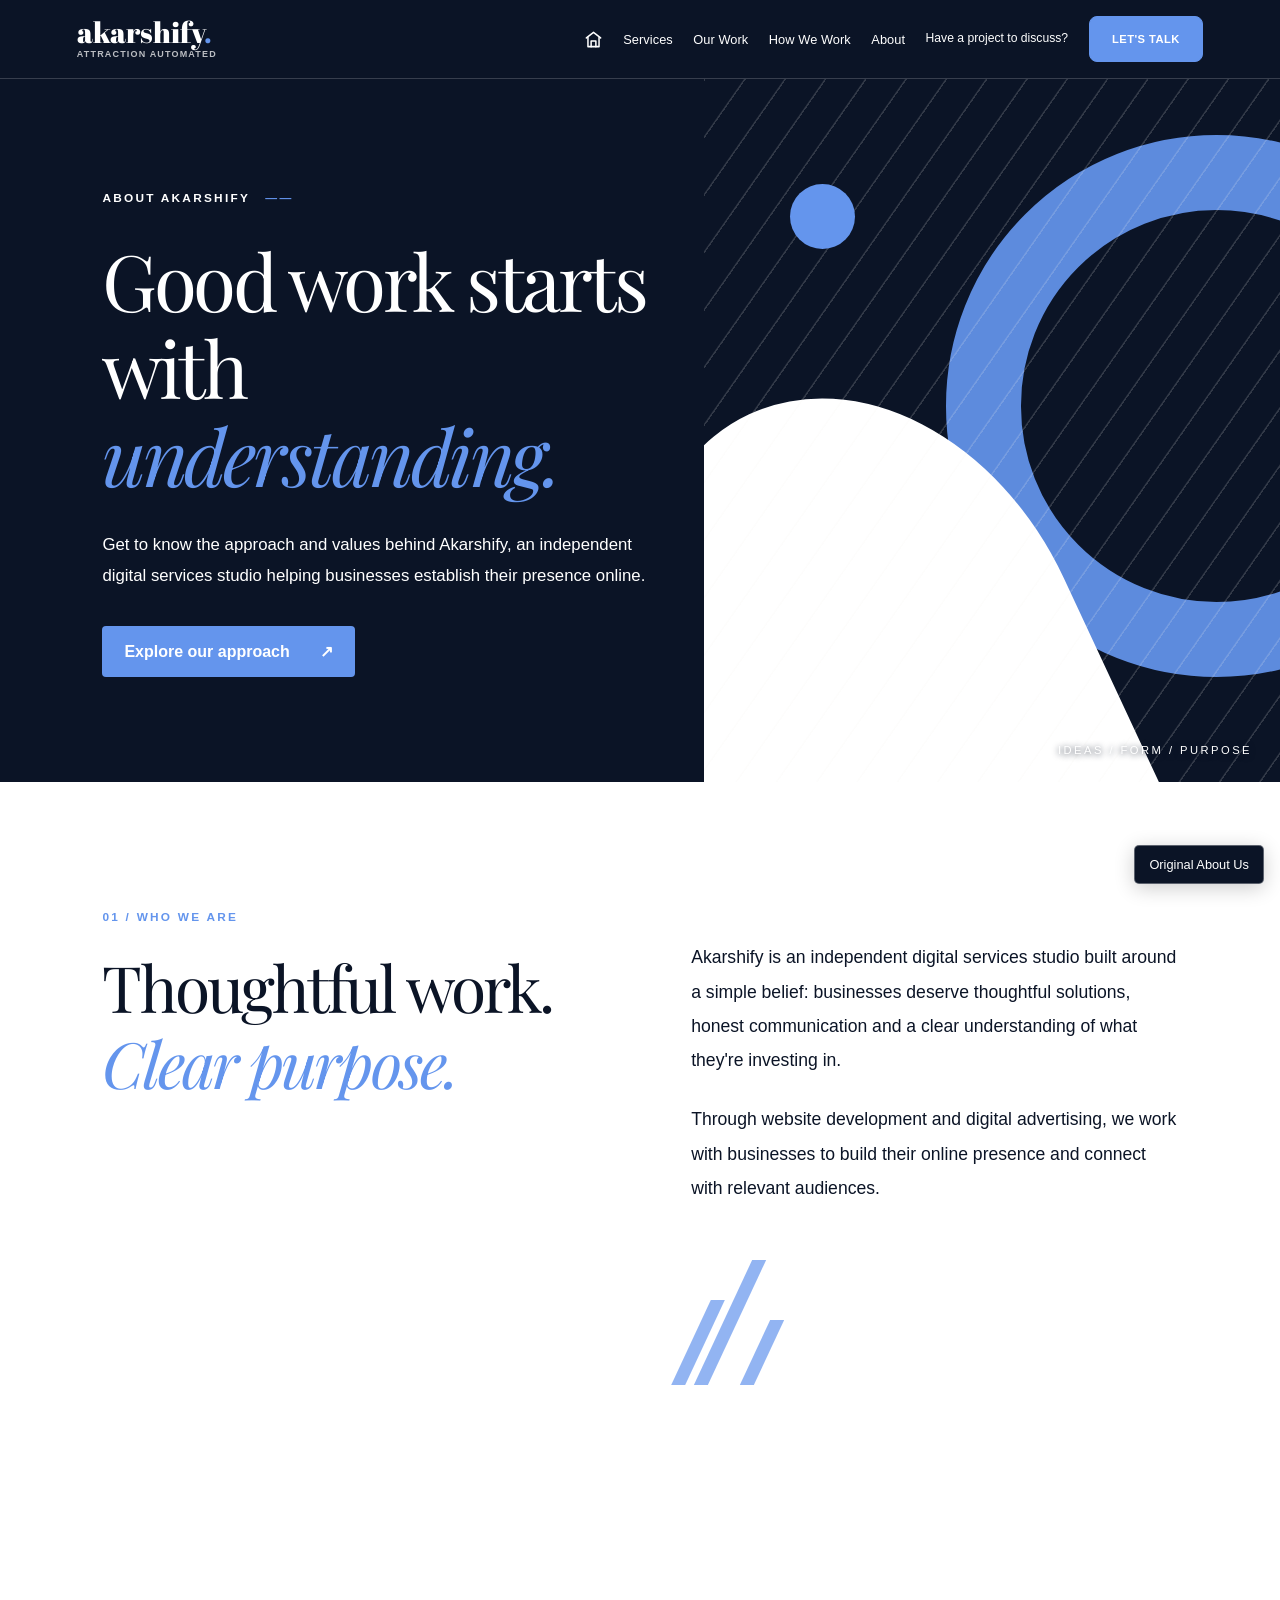
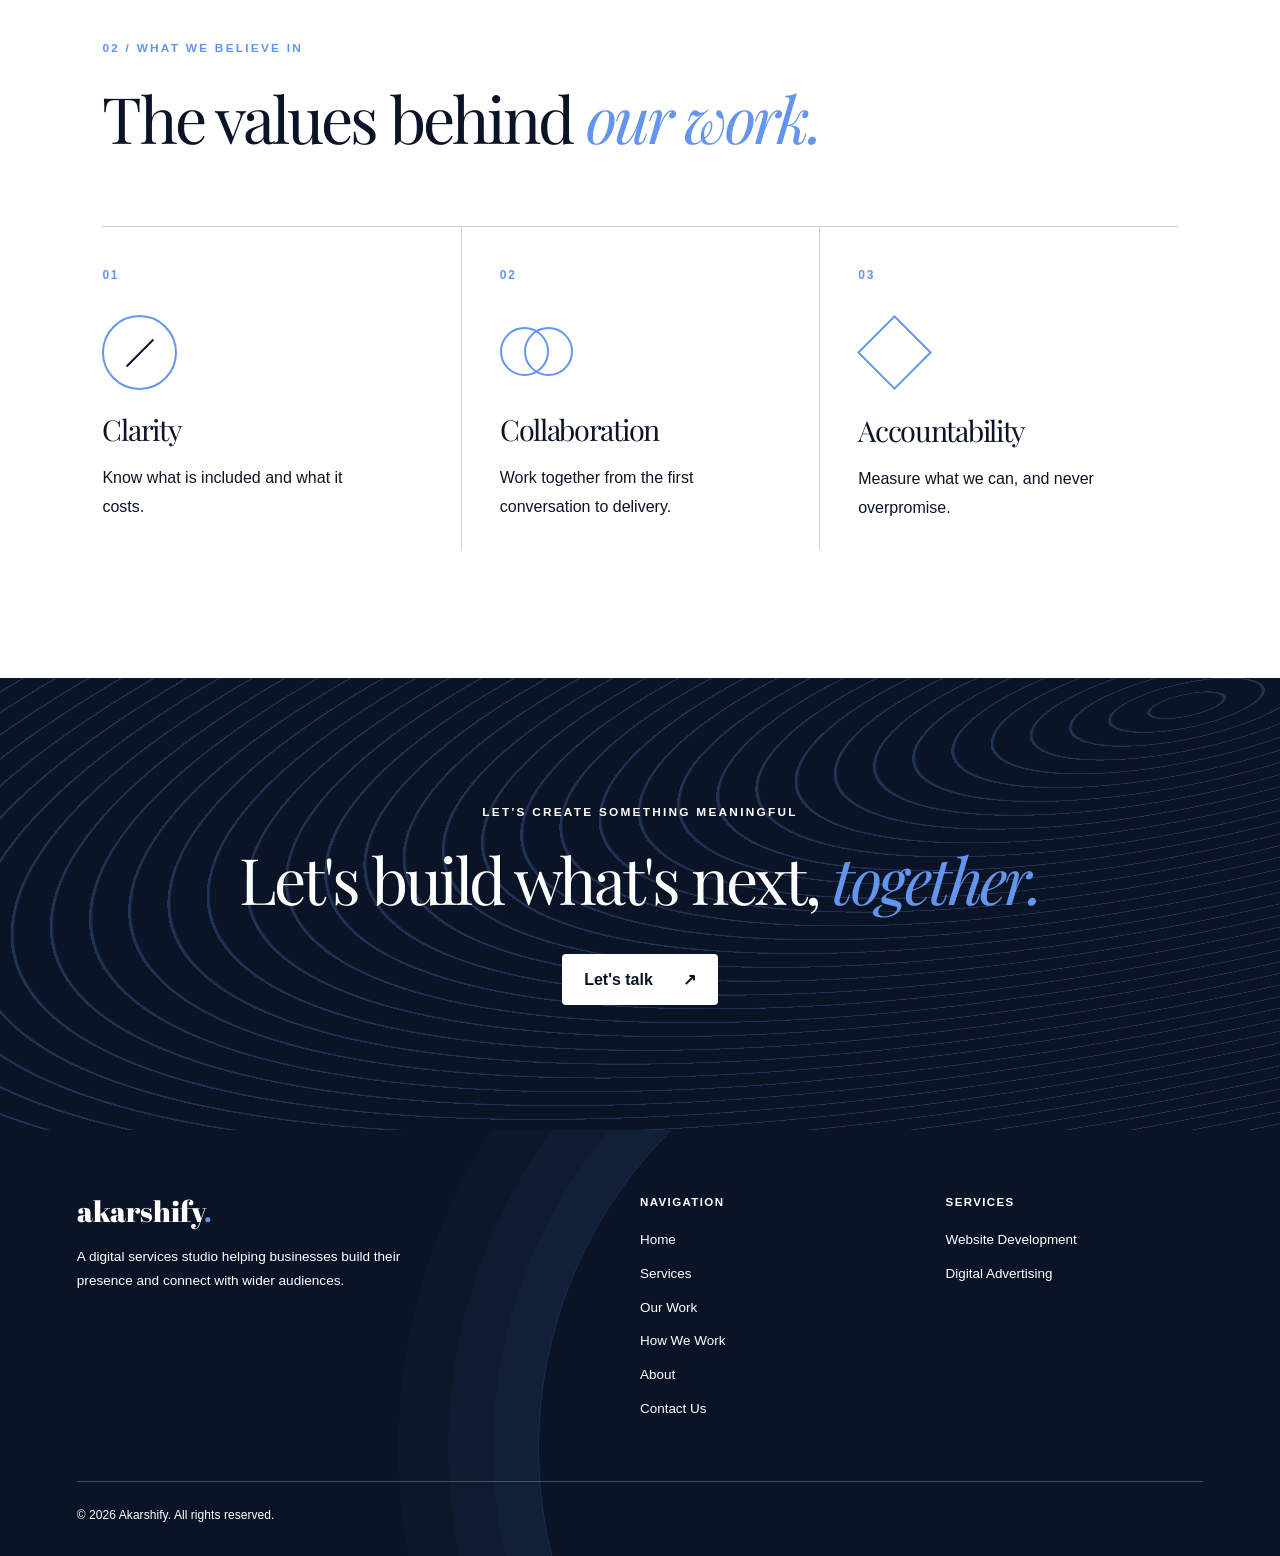
<file: pages/about-editorial.html>
<!doctype html>
<html lang="en"><head><meta charset="utf-8"><meta name="viewport" content="width=device-width,initial-scale=1"><meta name="theme-color" content="#0B1426"><meta name="description" content="Learn about Akarshify: thoughtful digital solutions, clarity, collaboration and accountability."><title>About Akarshify — Midnight Editorial Preview</title>
<link rel="preconnect" href="https://fonts.googleapis.com"><link href="https://fonts.googleapis.com/css2?family=Abril+Fatface&family=Google+Sans:wght@400;500;600;700&family=Playfair+Display:ital,wght@0,400;0,500;1,400&display=swap" rel="stylesheet">
<link rel="stylesheet" href="../css/header.css"><link rel="stylesheet" href="../css/footer.css"><link rel="stylesheet" href="../css/about-editorial.css"></head>
<body class="editorial-about"><script src="../js/header.js"></script>
<main>
<section class="editorial-hero" aria-labelledby="hero-title">
 <div class="hero-content"><p class="eyebrow">ABOUT AKARSHIFY <span aria-hidden="true">——</span></p><h1 id="hero-title">Good work starts with <em>understanding.</em></h1><p>Get to know the approach and values behind Akarshify, an independent digital services studio helping businesses establish their presence online.</p><a class="editorial-button" href="#our-story">Explore our approach <span aria-hidden="true">↗</span></a></div>
 <div class="hero-art" aria-hidden="true"><div class="art-circle"></div><div class="art-arch"></div><div class="art-stripe"></div><div class="art-dot"></div><div class="art-caption">IDEAS / FORM / PURPOSE</div></div>
</section>
<section class="story section-wrap" id="our-story"><div class="section-heading"><p class="eyebrow">01 / WHO WE ARE</p><h2>Thoughtful work.<br><em>Clear purpose.</em></h2></div><div class="story-copy"><p>Akarshify is an independent digital services studio built around a simple belief: businesses deserve thoughtful solutions, honest communication and a clear understanding of what they're investing in.</p><p>Through website development and digital advertising, we work with businesses to build their online presence and connect with relevant audiences.</p><div class="story-mark" aria-hidden="true"><span></span><span></span><span></span></div></div></section>
<section class="values section-wrap"><div class="values-top"><p class="eyebrow">02 / WHAT WE BELIEVE IN</p><h2>The values behind <em>our work.</em></h2></div><div class="value-list"><article><span class="number">01</span><div class="value-symbol symbol-clarity" aria-hidden="true"></div><h3>Clarity</h3><p>Know what is included and what it costs.</p></article><article><span class="number">02</span><div class="value-symbol symbol-collab" aria-hidden="true"></div><h3>Collaboration</h3><p>Work together from the first conversation to delivery.</p></article><article><span class="number">03</span><div class="value-symbol symbol-account" aria-hidden="true"></div><h3>Accountability</h3><p>Measure what we can, and never overpromise.</p></article></div></section>
<section class="editorial-closing"><div class="closing-art" aria-hidden="true"></div><p class="eyebrow">LET'S CREATE SOMETHING MEANINGFUL</p><h2>Let's build what's next, <em>together.</em></h2><a class="editorial-button light" href="../index.html#contact">Let's talk <span aria-hidden="true">↗</span></a></section>
</main>
<div class="editorial-preview-links"><a href="about.html">Original About Us</a></div>
<script src="../js/footer.js"></script>
<script>const menu=document.querySelector('.menu'),nav=document.getElementById('nav');if(menu&&nav){menu.addEventListener('click',()=>{const active=nav.classList.toggle('active');menu.setAttribute('aria-expanded',String(active))});nav.querySelectorAll('a').forEach(a=>a.addEventListener('click',()=>{nav.classList.remove('active');menu.setAttribute('aria-expanded','false')}))}const year=document.getElementById('year');if(year)year.textContent=new Date().getFullYear();</script></body></html>
</file>
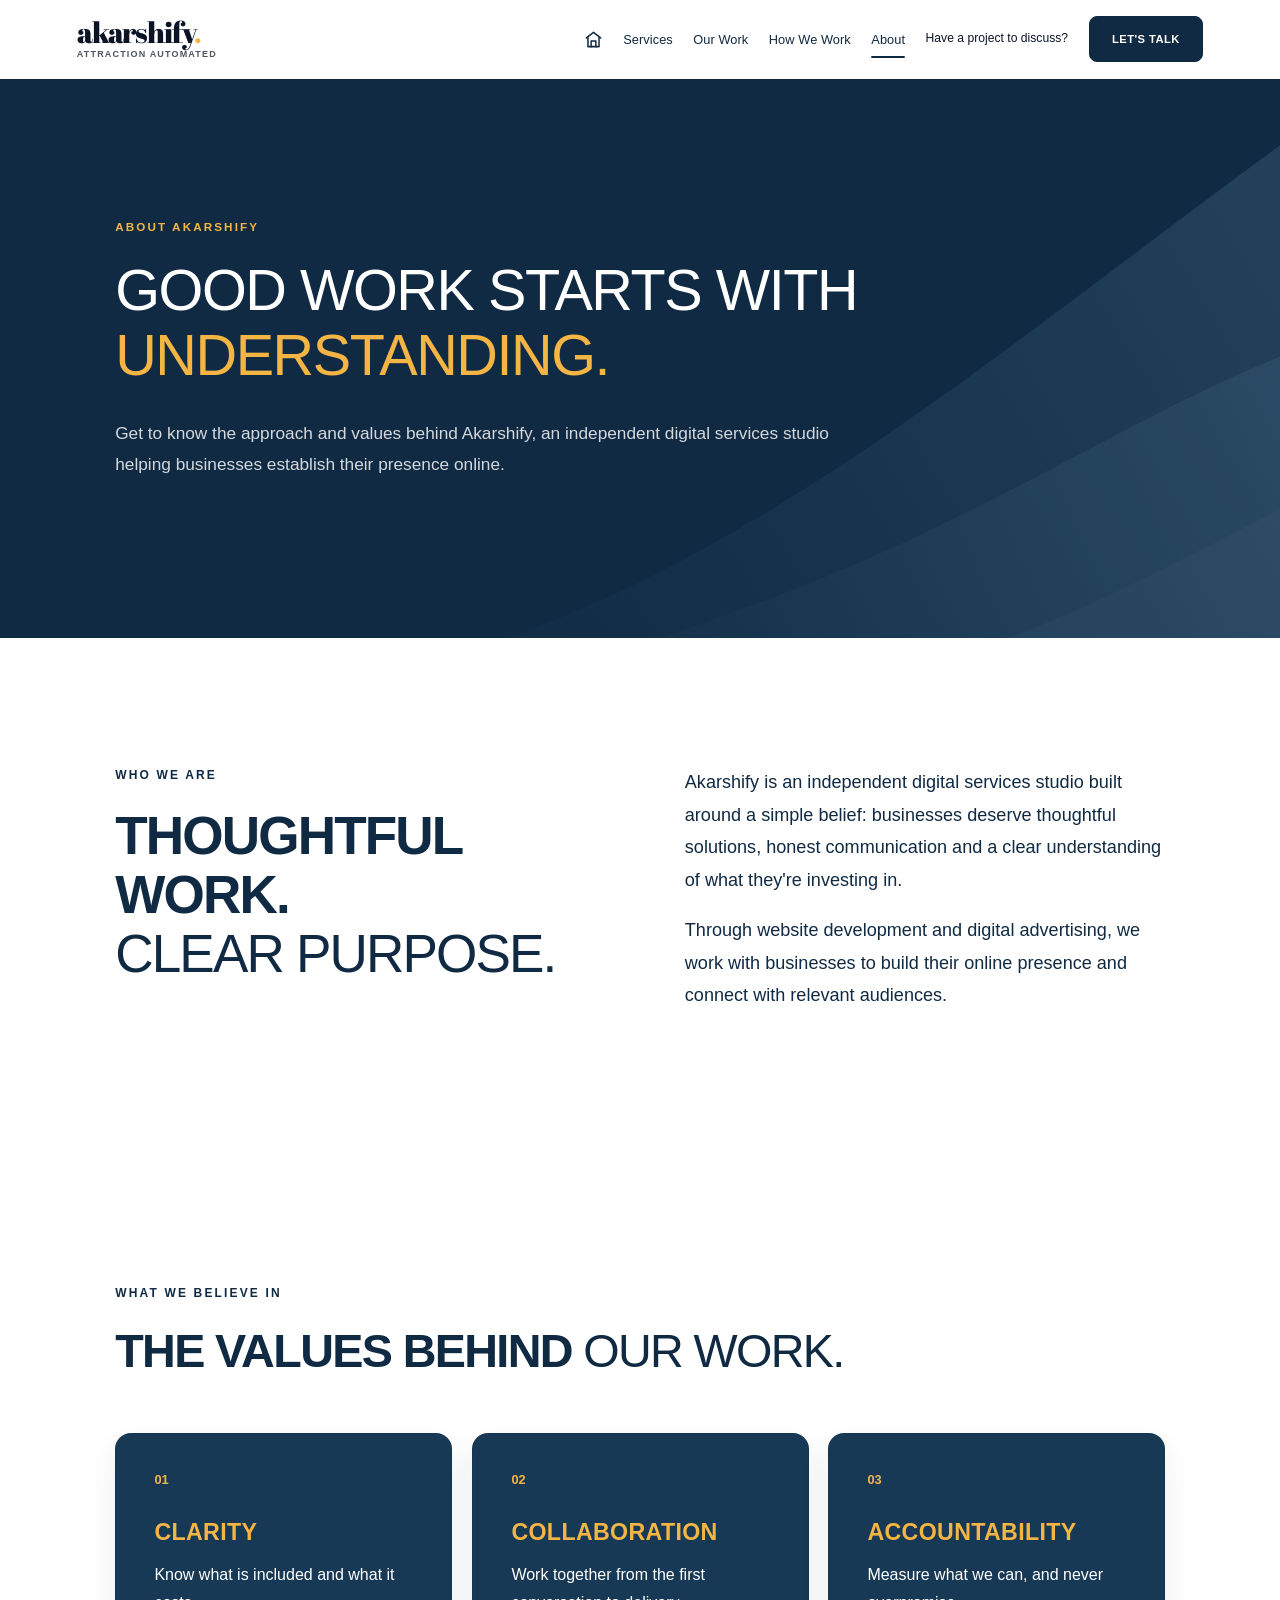
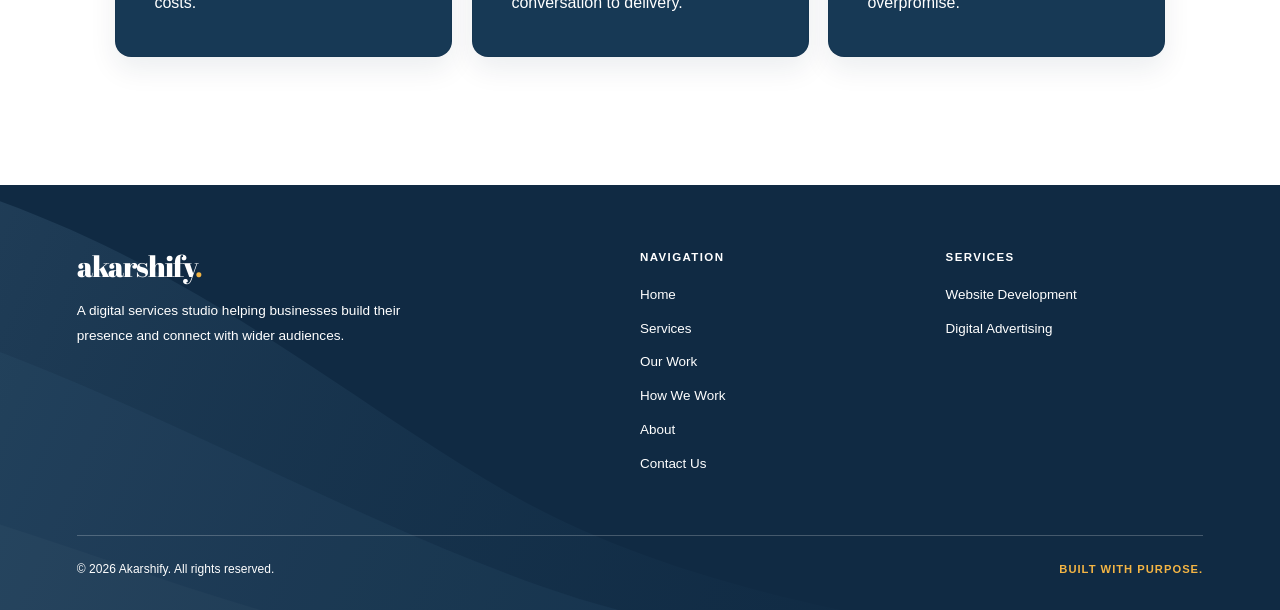
<file: pages/about.html>
<!doctype html>
<html lang="en"><head><meta charset="utf-8"><meta name="viewport" content="width=device-width,initial-scale=1"><meta name="theme-color" content="#102A43"><meta name="description" content="Learn about Akarshify, an independent digital services studio built on clarity, collaboration and accountability."><title>About Akarshify — Attraction Automated</title><link rel="preconnect" href="https://fonts.googleapis.com"><link href="https://fonts.googleapis.com/css2?family=Abril+Fatface&family=Google+Sans:wght@400;500;600;700&family=Playfair+Display:ital,wght@0,400;0,500;1,400&display=swap" rel="stylesheet"><style>
:root{--navy:#0B1426;--slate:#0B1426;--blue:#6495ED;--ice:#6495ED;--lime:#6495ED;--white:#FFFFFF;--mist:#FFFFFF}*{box-sizing:border-box}html{scroll-behavior:smooth}body{margin:0;font-family:"Google Sans",Arial,sans-serif;background:var(--white);color:var(--navy)}a{text-decoration:none;color:inherit}button{font:inherit}h1,h2,h3,p{margin-top:0}h1,h2{font-family:"Playfair Display",Georgia,serif;font-weight:400}em{font-style:italic;color:var(--ice)}.header{min-height:96px;background:var(--navy);color:var(--white);display:flex;align-items:center;justify-content:space-between;padding:18px clamp(22px,6vw,100px);gap:25px;position:relative;z-index:5}.brand{font-family:"Abril Fatface",Georgia,serif;font-size:2rem;line-height:1;letter-spacing:-.035em}.brand span{color:var(--lime)}.brand-header{display:flex;flex-direction:column;gap:8px}.brand-tagline{font-family:"Google Sans",Arial,sans-serif;font-size:.55rem;font-weight:600;letter-spacing:.23em;color:var(--ice)}nav{display:flex;align-items:center;gap:clamp(14px,2vw,30px)}nav a{font-size:.88rem;color:#d9e3f0;transition:color .2s}nav a:hover,nav a[aria-current]{color:var(--lime)}.nav-cta,.btn{background:var(--lime);color:var(--navy)!important;padding:14px 20px;border-radius:7px;font-weight:700;letter-spacing:.03em}.menu{display:none;background:none;color:white;border:1px solid #70819a;border-radius:6px;padding:9px 12px}.hero{background:radial-gradient(ellipse at 85% 35%,#1d3553 0%,var(--navy) 63%);color:var(--white);padding:clamp(100px,13vw,180px) clamp(22px,9vw,150px) clamp(110px,13vw,175px)}.eyebrow{font-size:.75rem;font-weight:700;letter-spacing:.22em;color:var(--lime);margin-bottom:25px}.hero h1{font-size:clamp(3.5rem,7vw,7rem);line-height:1.08;letter-spacing:-.04em;max-width:1100px;margin-bottom:30px}.hero p:last-child{max-width:690px;color:#cad7e7;font-size:clamp(1rem,1.35vw,1.2rem);line-height:1.8}.section{padding:clamp(80px,10vw,135px) clamp(22px,9vw,150px)}.intro{display:grid;grid-template-columns:minmax(0,1fr) minmax(0,1fr);gap:clamp(30px,7vw,110px);align-items:start}.intro h2,.values h2{font-size:clamp(2.7rem,5vw,5rem);line-height:1.15;letter-spacing:-.035em}.intro h2 em,.values h2 em{color:var(--blue)}.intro-copy{font-size:1.13rem;line-height:1.85;color:#47576b}.values{background:var(--mist)}.values .eyebrow{color:var(--blue)}.value-grid{display:grid;grid-template-columns:repeat(3,minmax(0,1fr));gap:20px;margin-top:55px}.value-card{padding:clamp(28px,3vw,45px);border:1px solid #d2dfea;background:var(--white);border-radius:15px}.value-card span{display:block;color:var(--blue);font-size:.8rem;font-weight:700;margin-bottom:40px}.value-card h3{font-size:1.45rem;margin-bottom:15px}.value-card p{line-height:1.75;color:#586778;margin-bottom:0}.closing{background:var(--slate);color:var(--white);text-align:center}.closing h2{font-size:clamp(2.8rem,5.5vw,5.5rem);margin-bottom:22px}.closing p{max-width:620px;margin:0 auto 35px;line-height:1.8;color:#c7d4e4}.btn{display:inline-block}footer{background:var(--navy);color:#d5deeb;padding:65px clamp(22px,9vw,150px) 30px;display:grid;grid-template-columns:2fr 1fr 1fr;gap:40px}footer p{line-height:1.7;max-width:380px;color:#aebed2}footer h4{font-size:.75rem;letter-spacing:.15em;color:var(--ice);margin:0 0 20px}footer div>a:not(.brand){display:block;margin-bottom:13px;font-size:.9rem}.footer-bottom{grid-column:1/-1;border-top:1px solid #30425b;padding-top:22px;display:flex;justify-content:space-between;font-size:.78rem;color:#aebed2}.footer-bottom span{color:var(--lime)}@media(max-width:900px){.menu{display:block}nav{display:none;position:absolute;top:100%;left:0;right:0;background:var(--navy);padding:25px;flex-direction:column;align-items:stretch;box-shadow:0 20px 30px #0003}nav.active{display:flex}.intro{grid-template-columns:1fr}.value-grid{grid-template-columns:1fr}footer{grid-template-columns:1fr 1fr}footer>div:first-child{grid-column:1/-1}}@media(max-width:560px){.header{min-height:78px}.hero{padding-top:95px;padding-bottom:110px}footer{grid-template-columns:1fr}footer>div:first-child{grid-column:auto}.footer-bottom{flex-direction:column;gap:12px}}
</style><style>
/* Shared navigation typography and understated interactive treatment */
.header nav a{font-family:"Google Sans",Arial,sans-serif!important;font-weight:500;letter-spacing:.005em}
.header nav a:not(.nav-cta){position:relative;transition:color .24s ease}
.header nav a:not(.nav-cta):after{content:"";position:absolute;left:0;right:0;bottom:-8px;height:2px;background:#6495ED;border-radius:2px;transform:scaleX(0);transform-origin:center;transition:transform .25s ease}
.header nav a:not(.nav-cta):hover:after,.header nav a:not(.nav-cta):focus-visible:after,.header nav a[aria-current="page"]:after{transform:scaleX(1)}
.header nav a:not(.nav-cta):hover,.header nav a:not(.nav-cta):focus-visible,.header nav a[aria-current="page"]{color:#6495ED}
.header nav .nav-cta{font-family:"Google Sans",Arial,sans-serif!important;font-weight:700;letter-spacing:.04em;border-radius:8px;transition:background .24s ease,transform .24s ease,box-shadow .24s ease}
.header nav .nav-cta:hover{transform:translateY(-2px);box-shadow:0 7px 20px rgba(100,149,237,.19)}
@media(max-width:900px){.header nav a:not(.nav-cta):after{display:none}.header nav a:not(.nav-cta){padding:8px 0}}
@media(prefers-reduced-motion:reduce){.header nav a,.header nav a:after{transition:none!important}.header nav .nav-cta:hover{transform:none}}
</style><style>
/* Home icon matches the header navigation's typography and hover treatment */
.header nav .nav-home{display:inline-flex;align-items:center;justify-content:center;vertical-align:middle;line-height:1}
.header nav .nav-home svg{display:block;flex:none}
</style><style>
/* Consistent Chartreuse header conversation CTA */
.header nav .nav-cta{background:#6495ED!important;border-color:#6495ED!important;color:#0B1426!important}
.header nav .nav-cta:hover,.header nav .nav-cta:focus-visible{background:#6495ED!important;border-color:#6495ED!important;color:#0B1426!important;box-shadow:0 7px 20px rgba(145,185,36,.22)}
</style><style>
/* Align About header with the shared light, translucent site navigation */
.header{position:sticky;top:0;z-index:20;min-height:0;padding:1rem 6vw;gap:20px;background:rgba(245,247,250,.9);-webkit-backdrop-filter:blur(18px) saturate(140%);backdrop-filter:blur(18px) saturate(140%);border-bottom:1px solid #FFFFFF;color:#0B1426;transition:background .25s ease,box-shadow .25s ease}
.header .brand-header{display:inline-flex;flex-direction:column;align-items:flex-start;justify-content:center;gap:2px;line-height:1.05;color:#0B1426}
.header .brand-header .brand-name{font-family:"Abril Fatface",Georgia,serif;font-size:1.8rem;line-height:1.05;white-space:nowrap;color:#0B1426}
.header .brand-header .brand-name>span{color:#6495ED}
.header .brand-header .brand-tagline{font-family:"Google Sans",Arial,sans-serif;font-size:7px;font-weight:600;letter-spacing:.08em;line-height:1.25;white-space:nowrap;color:#0B1426;opacity:.72}
.header nav{display:flex;align-items:center;gap:1.6rem;font-size:.8rem}
.header nav a:not(.nav-cta){font-size:.8rem;color:#0B1426}
.header nav a:not(.nav-cta):hover,.header nav a:not(.nav-cta):focus-visible,.header nav a[aria-current="page"]{color:#6495ED}
.header nav .nav-cta{padding:1rem 1.4rem;font-size:.7rem;display:inline-flex;align-items:center;justify-content:center}
.header .menu{color:#0B1426;border:0;background:none;font-size:1.5rem;cursor:pointer}
@media(max-width:850px){.header .menu{display:block}.header nav{display:none;position:absolute;top:100%;left:0;right:0;background:#FFFFFF;padding:2rem 6vw;flex-direction:column;align-items:stretch;box-shadow:0 10px 20px #0001}.header nav.active{display:flex}}
</style><style>
/* Chartreuse header CTA glow, matching the restrained contact button treatment */
.header nav .nav-cta{transition:background .24s ease,transform .24s ease,box-shadow .24s ease!important}
.header nav .nav-cta:hover,.header nav .nav-cta:focus-visible{box-shadow:0 0 0 2px rgba(199,242,58,.34),0 0 18px 5px rgba(199,242,58,.52),0 0 32px 8px rgba(199,242,58,.25),0 8px 18px rgba(11,20,38,.12)!important}
@media(prefers-reduced-motion:reduce){.header nav .nav-cta{transition:none!important}}
</style>
<style>
/* Shared header enquiry prompt and footer contact access. */
.header nav .nav-project-prompt{font-family:"Google Sans",Arial,sans-serif;font-size:.76rem;line-height:1.4;color:#52647B;white-space:nowrap}
footer .footer-contact-trigger{display:block;width:max-content;margin:.8rem 0;padding:0;border:0;background:transparent;color:inherit;font:inherit;font-size:.8rem;text-align:left;cursor:pointer}
footer .footer-contact-trigger:hover,footer .footer-contact-trigger:focus-visible{color:#6495ED;text-decoration:underline}
@media(max-width:1100px){.header nav .nav-project-prompt{display:none}}
@media(max-width:850px){.header nav .nav-project-prompt{display:block;white-space:normal;font-size:.76rem}}
</style>
<link rel="stylesheet" href="../css/header.css">
<link rel="stylesheet" href="../css/footer.css">
<link rel="stylesheet" href="../css/brand-theme.css">
<link rel="stylesheet" href="../css/theme-v2-1.css?v=2.1.35">
</head><body class="about-page"><script src="../js/header.js"></script><main><section class="hero"><p class="eyebrow">ABOUT AKARSHIFY</p><h1>Good work starts with <em>understanding.</em></h1><p>Get to know the approach and values behind Akarshify, an independent digital services studio helping businesses establish their presence online.</p></section><section class="section intro"><div><p class="eyebrow" style="color:var(--blue)">WHO WE ARE</p><h2>Thoughtful work.<br><em>Clear purpose.</em></h2></div><div class="intro-copy"><p>Akarshify is an independent digital services studio built around a simple belief: businesses deserve thoughtful solutions, honest communication and a clear understanding of what they're investing in.</p><p>Through website development and digital advertising, we work with businesses to build their online presence and connect with relevant audiences.</p></div></section><section class="section values"><p class="eyebrow">WHAT WE BELIEVE IN</p><h2>The values behind <em>our work.</em></h2><div class="value-grid"><article class="value-card"><span>01</span><h3 style="color:#F4B544!important">Clarity</h3><p style="color:#FFFFFF!important">Know what is included and what it costs.</p></article><article class="value-card"><span>02</span><h3 style="color:#F4B544!important">Collaboration</h3><p style="color:#FFFFFF!important">Work together from the first conversation to delivery.</p></article><article class="value-card"><span>03</span><h3 style="color:#F4B544!important">Accountability</h3><p style="color:#FFFFFF!important">Measure what we can, and never overpromise.</p></article></div></section></main><script src="../js/footer.js"></script><script>const menu=document.querySelector('.menu'),nav=document.getElementById('nav');menu.addEventListener('click',()=>{const active=nav.classList.toggle('active');menu.setAttribute('aria-expanded',String(active))});nav.querySelectorAll('a').forEach(a=>a.addEventListener('click',()=>{nav.classList.remove('active');menu.setAttribute('aria-expanded','false')}));document.getElementById('year').textContent=new Date().getFullYear();</script></body></html>
</file>
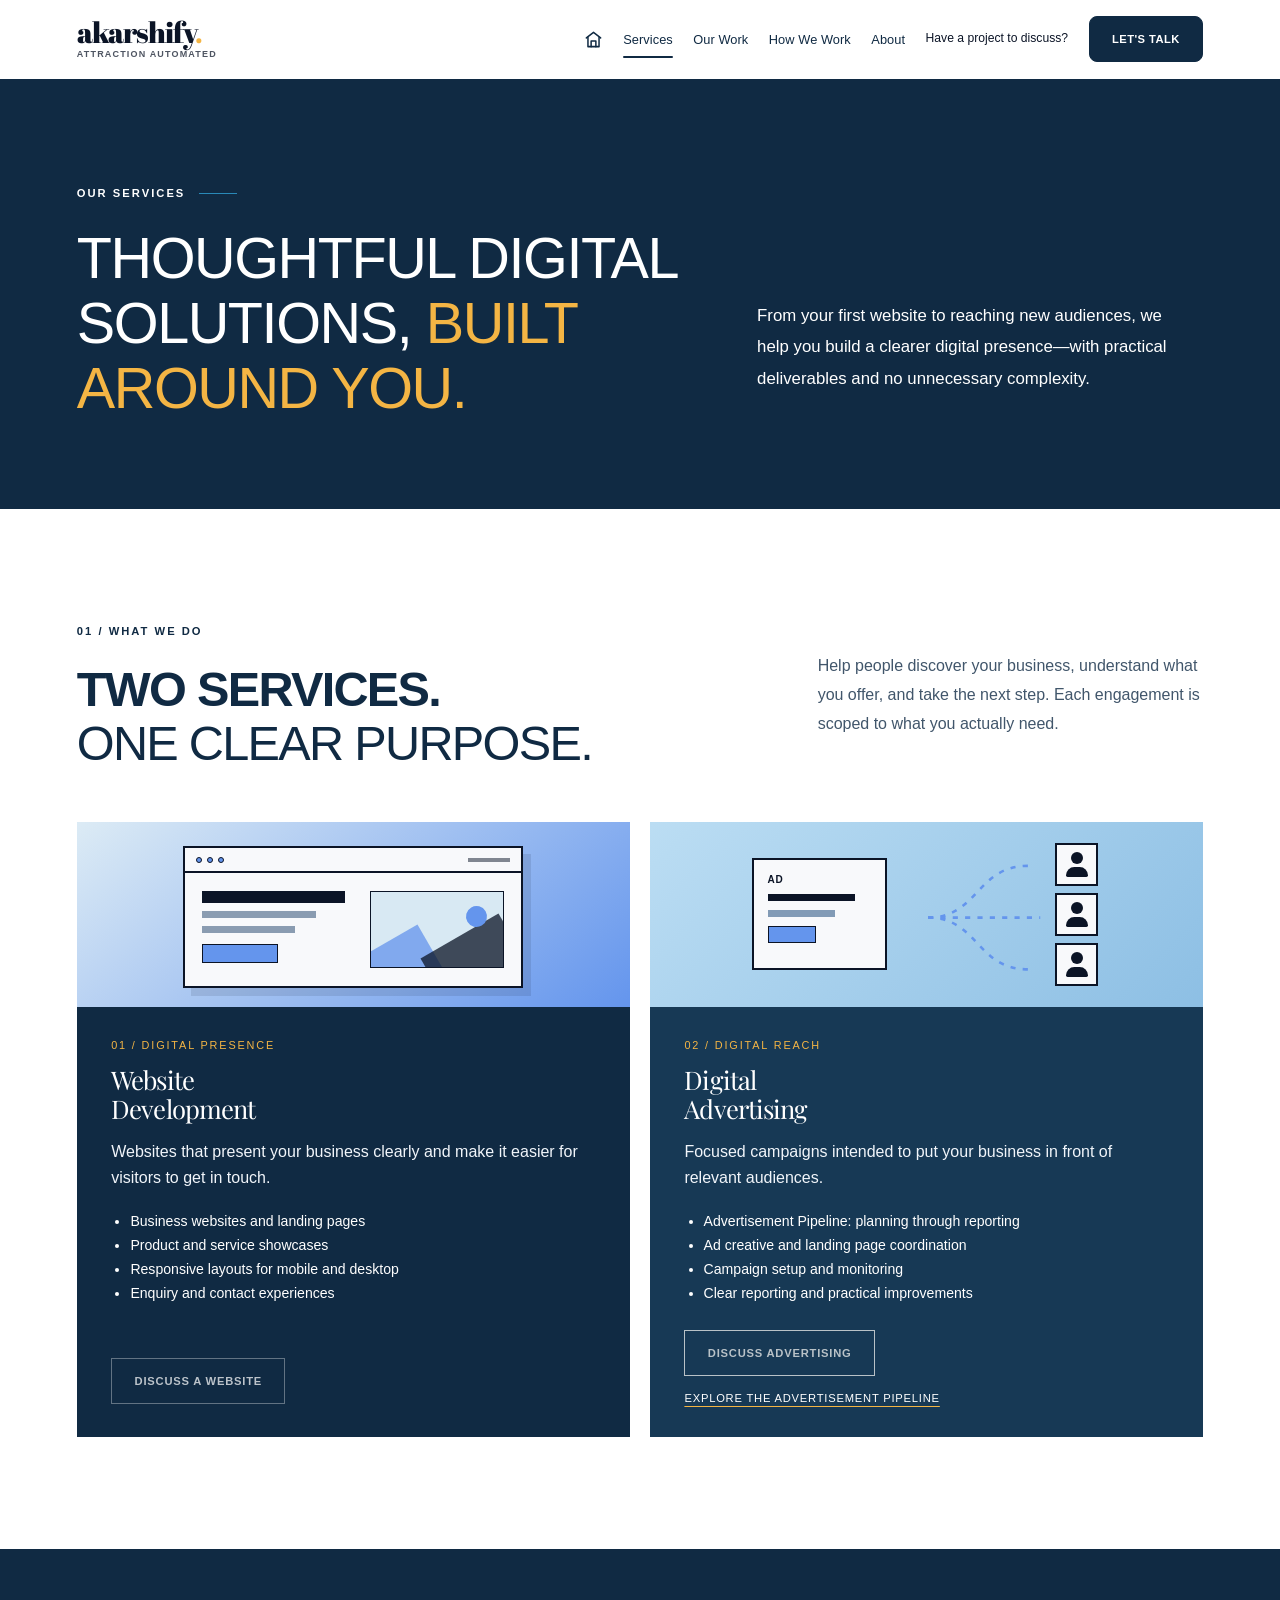
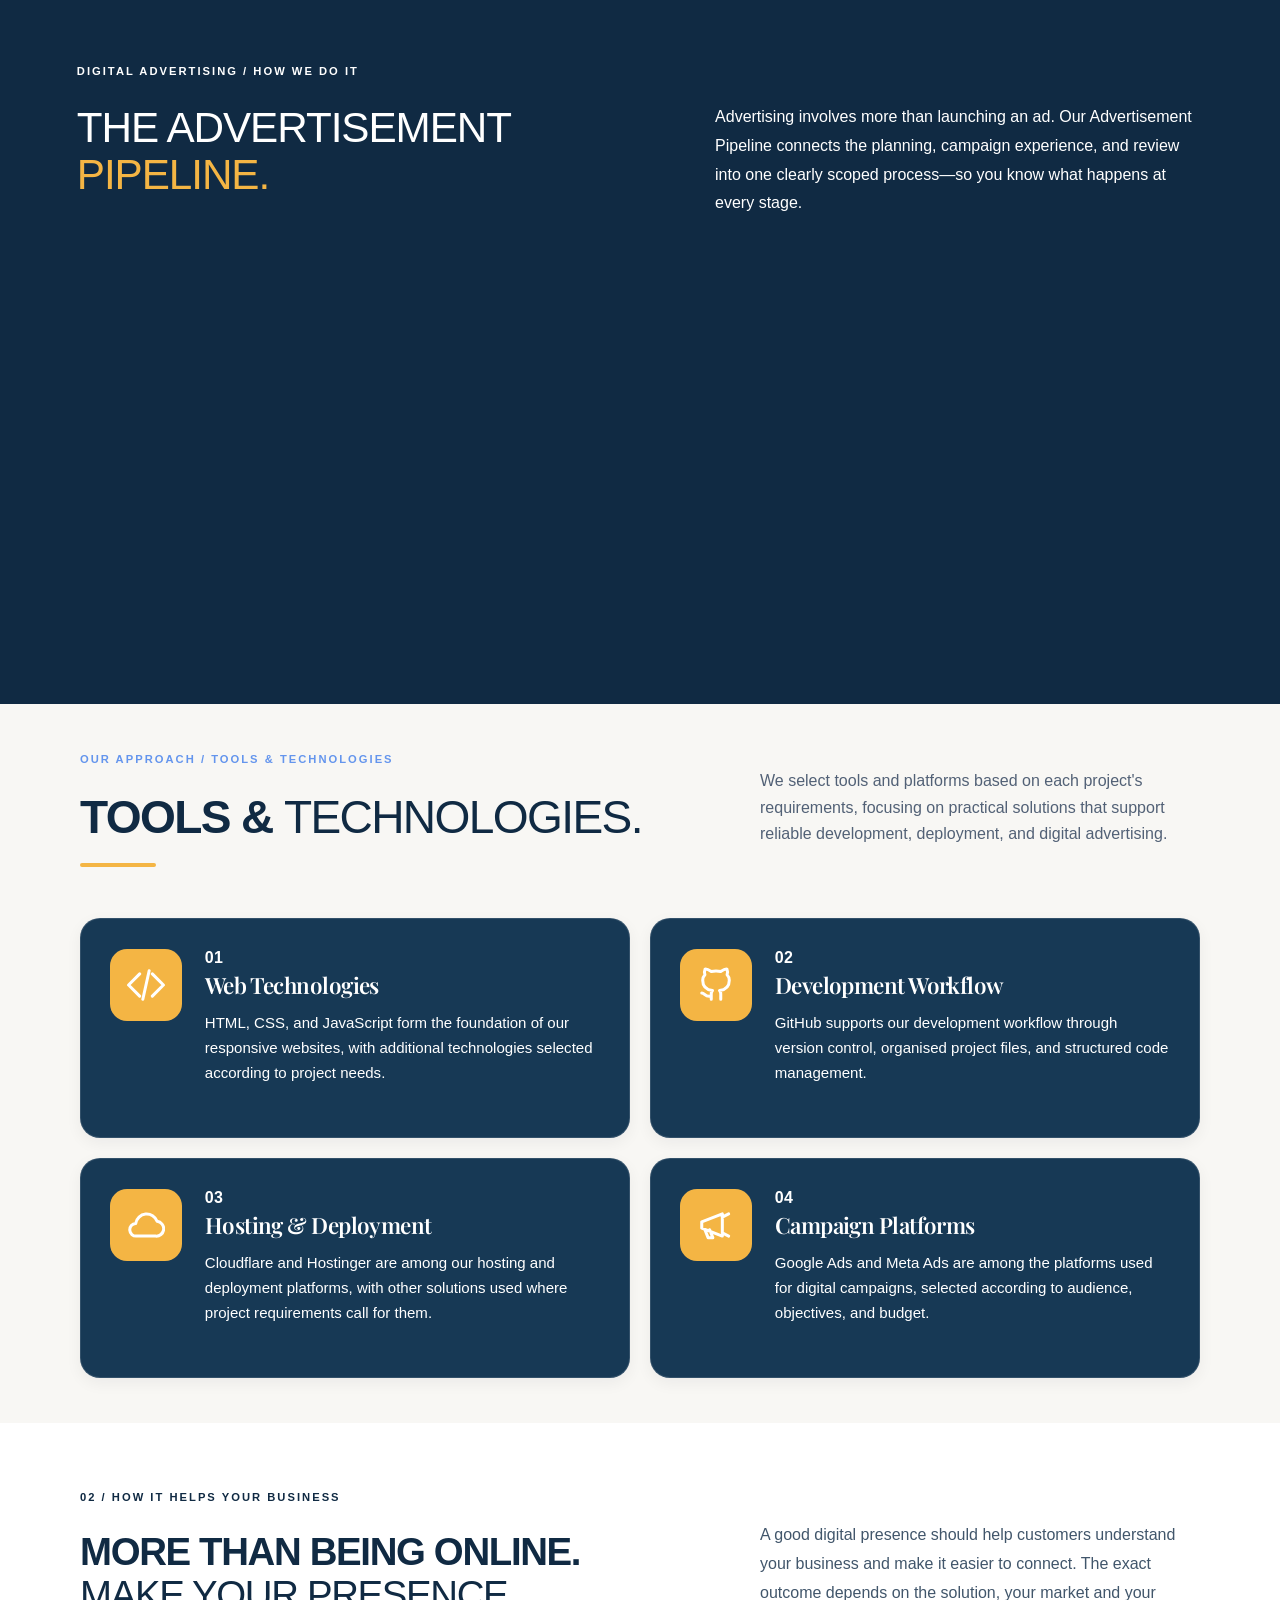
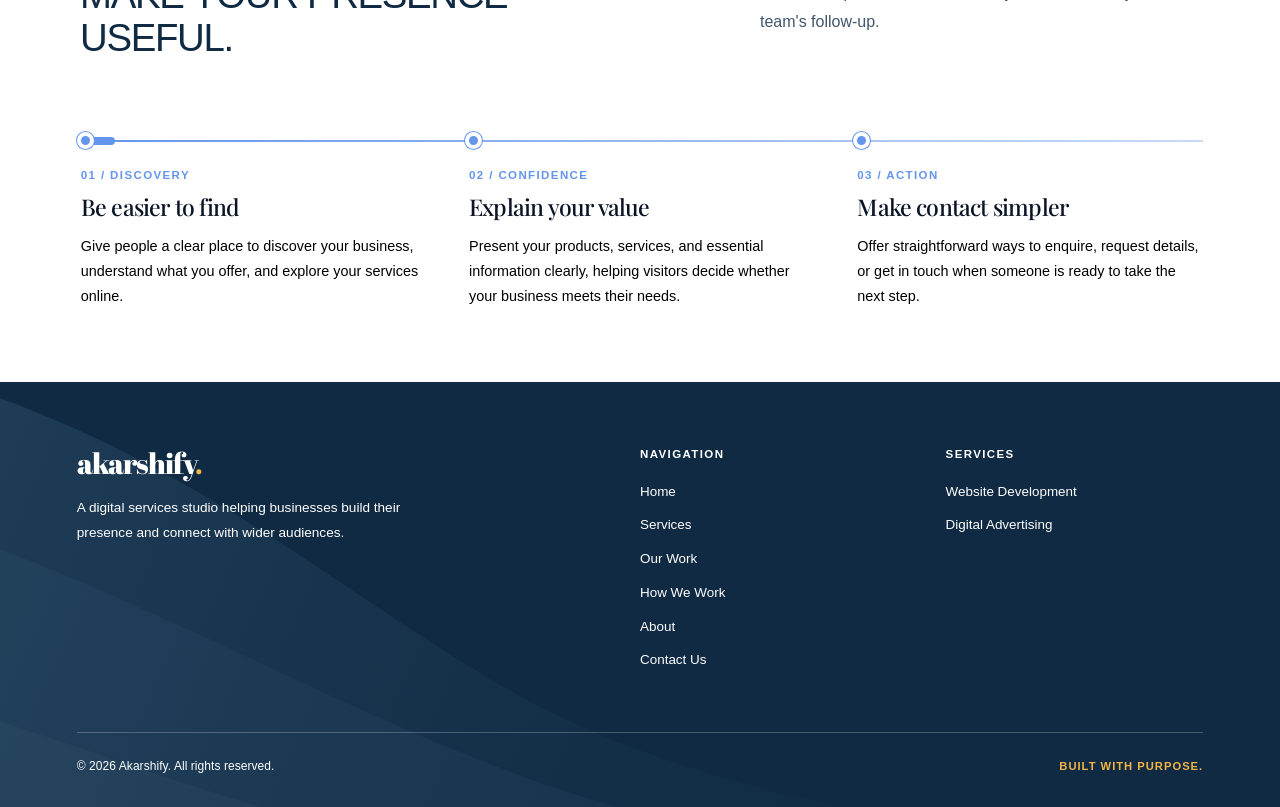
<file: pages/services.html>
<!doctype html><html lang="en"><head><meta charset="utf-8"><meta name="viewport" content="width=device-width,initial-scale=1"><meta name="theme-color" content="#0B1426"><meta name="description" content="Explore Akarshify's website development and digital advertising services, process and approach."><title>Services — Akarshify</title><link rel="preconnect" href="https://fonts.googleapis.com"><link href="https://fonts.googleapis.com/css2?family=Abril+Fatface&family=Google+Sans:wght@400;500;600;700&family=Roboto:wght@400;500;600;700&family=DM+Sans:wght@400;500;600;700&family=Playfair+Display:ital,wght@0,400;0,500;1,400&display=swap" rel="stylesheet"><style>
:root{--cream:#f6f3ed;--rust:#b95d43;--ink:#242724;--sage:#6f796d;--sand:#e7e0d5}*{box-sizing:border-box}html{scroll-behavior:smooth}body{margin:0;background:var(--cream);color:var(--ink);font-family:"Google Sans",Arial,sans-serif}a{color:inherit;text-decoration:none}button{font:inherit;cursor:pointer}h1,h2,h3,p{margin-top:0}h1,h2,.serif{font-family:"Playfair Display",serif;font-weight:400}em{color:var(--rust);font-weight:400}.cover{position:fixed;z-index:100;inset:0;background:var(--rust);color:var(--cream);display:flex;flex-direction:column;justify-content:space-between;padding:3vw 6vw;transition:transform 1s cubic-bezier(.76,0,.24,1);border-radius:0 0 3vw 3vw}.cover.open{transform:translateY(-105%)}.cover-top{display:flex;justify-content:space-between;align-items:start}.cover-top span{font-size:.65rem;letter-spacing:.2em;line-height:1.6}.brand{font-family:"Abril Fatface",Georgia,serif;font-size:2rem;font-weight:400;letter-spacing:-.035em}.cover .brand{color:white}.cover-center{text-align:center}.cover-center h1{font-size:clamp(4rem,9vw,9rem);line-height:.96;margin-bottom:2rem}.cover-center em{color:var(--cream)}.cover-center p,.eyebrow{font-size:.7rem;letter-spacing:.18em;line-height:1.8}.cover-enter{border:0;background:none;color:white;display:grid;gap:12px;place-items:center;align-self:center;letter-spacing:.18em;font-size:.65rem;margin-bottom:1rem}.circle{border:1px solid white;border-radius:50%;width:52px;height:52px;display:grid;place-items:center;font-size:1.5rem;transition:transform .25s}.cover-enter:hover .circle{transform:translateY(-8px)}.header{position:sticky;top:0;z-index:20;background:rgba(246,243,237,.62);-webkit-backdrop-filter:blur(18px) saturate(140%);backdrop-filter:blur(18px) saturate(140%);border-bottom:1px solid rgba(228,222,213,.55);padding:1rem 6vw;display:flex;align-items:center;justify-content:space-between;transition:background .25s ease,box-shadow .25s ease}.header .brand{font-size:1.8rem}.header .brand span,footer .brand span{color:var(--rust)}nav{display:flex;align-items:center;gap:1.6rem;font-size:.8rem}nav a:hover,.text-link:hover{color:var(--rust)}.nav-cta,.btn{background:var(--rust);color:white;padding:1rem 1.4rem;border:1px solid var(--rust);display:inline-flex;align-items:center;justify-content:center;font-size:.7rem;font-weight:700;letter-spacing:.07em;transition:background .2s,transform .2s}.btn:hover,.nav-cta:hover{background:#91432f;color:white;transform:translateY(-2px)}.btn.outline{background:transparent;color:var(--rust)}.btn.outline:hover{background:var(--sand)}.menu{display:none}.section{padding:7rem 6vw;scroll-margin-top:75px}.eyebrow{color:var(--rust);font-weight:700;margin-bottom:1.4rem}.hero{min-height:78vh;display:grid;grid-template-columns:1.05fr .95fr;gap:5vw;align-items:center}.hero h2{font-size:clamp(3.6rem,6vw,7rem);line-height:1.07;letter-spacing:-.04em}.hero .lead{font-size:1rem;color:#5e625c;max-width:450px;line-height:1.8}.actions{display:flex;gap:1rem;flex-wrap:wrap;margin-top:2rem}.hero-art{min-height:500px;background:linear-gradient(130deg,#d4c5b0,#f0e8da 50%,#c5b49d);position:relative;overflow:hidden}.hero-art:before{content:"";position:absolute;width:60%;height:85%;border-radius:55% 55% 0 0;bottom:0;left:18%;background:linear-gradient(120deg,#b1a18a,#6f796d);box-shadow:25px 0 50px #766b5a70}.hero-art:after{content:"";position:absolute;width:45%;height:65%;bottom:0;left:26%;border-radius:55% 55% 0 0;background:linear-gradient(130deg,#eee7d9,#d0c4b1)}.art-caption{position:absolute;z-index:2;bottom:1.5rem;right:1.5rem;font-size:.65rem;letter-spacing:.12em;text-align:right}.ticker{padding:1.5rem;text-align:center;border-top:1px solid var(--sand);border-bottom:1px solid var(--sand);font-size:.7rem;letter-spacing:.14em;word-spacing:1rem}.ticker span{color:var(--rust)}.services{display:grid;grid-template-columns:1fr 1.6fr;gap:4vw}.section h2{font-size:clamp(2.7rem,4.5vw,5.2rem);line-height:1.13;letter-spacing:-.03em}.section p{line-height:1.8}.section-intro>p:not(.eyebrow){max-width:330px;color:#636761}.text-link{display:inline-block;margin-top:1rem;color:var(--rust);font-size:.75rem;font-weight:700;letter-spacing:.08em}.service-grid{display:grid;grid-template-columns:1fr 1fr;gap:1rem}.service-card{background:#24352e;color:white;min-width:0;position:relative;transition:transform .32s cubic-bezier(.2,.7,.2,1),box-shadow .32s ease;transform-origin:center}.service-card:hover,.service-card:focus-within{transform:translateY(-9px);z-index:2;box-shadow:0 18px 30px rgba(36,39,36,.18)}.service-card:nth-child(2){background:#40574d}.service-visual{height:230px;display:grid;place-items:center;background:linear-gradient(130deg,#e5d9c8,#ac9d8b)}.ad-visual{background:linear-gradient(135deg,#d6d8c9,#8d9d8b)}.browser{width:74%;height:140px;background:var(--cream);box-shadow:10px 15px 20px #3334;padding:1rem;color:var(--ink);display:flex;flex-direction:column;justify-content:center}.browser strong{font-family:"Playfair Display",serif;font-size:1.4rem;font-weight:400}.browser small{font-size:.65rem}.ad-shape{width:150px;height:150px;border-radius:50%;background:var(--rust);display:grid;place-items:center;transform:rotate(-10deg)}.ad-shape span{font-size:1.3rem;font-weight:700;line-height:1.1}.service-info{padding:2rem}.service-info small,.project-description>span{font-size:.65rem;letter-spacing:.14em}.service-info h3{font-family:"Playfair Display",serif;font-weight:400;font-size:2rem;margin:1rem 0}.service-info p{font-size:.82rem;color:#e0e4df}.service-info a{border:1px solid #ffffff80;border-radius:50%;width:36px;height:36px;display:grid;place-items:center;color:#fff;background:transparent;transition:background-color .25s ease,color .25s ease,border-color .25s ease}.service-info a:hover,.service-info a:focus-visible{background:#fff;border-color:#fff;color:#24352e}.service-card:nth-child(2) .service-info a:hover,.service-card:nth-child(2) .service-info a:focus-visible{color:#40574d}.section-heading{display:flex;justify-content:space-between;gap:2rem;align-items:end;margin-bottom:3rem}.section-heading>p{max-width:350px;color:#626760}.project{display:grid;grid-template-columns:1.15fr 1fr;background:var(--sand)}.project-art{min-height:410px;background:linear-gradient(140deg,#a99e89,#e5d9c7);display:grid;place-items:center;padding:3rem}.project-browser{width:100%;max-width:460px;min-height:270px;background:#f8f6f1;box-shadow:18px 20px 35px #403b3540}.project-top{padding:1rem;font-size:.55rem;letter-spacing:.12em;display:flex;justify-content:space-between;border-bottom:1px solid #ddd}.project-content{padding:2rem}.project-content small{font-size:.6rem}.project-content h3{font-family:"Playfair Display",serif;font-size:2.2rem;font-weight:400;margin:1rem 0}.project-description{padding:5vw;display:flex;flex-direction:column;justify-content:center}.project-description h3{font-family:"Playfair Display",serif;font-size:clamp(2.4rem,4vw,4rem);line-height:1.05;font-weight:400;margin:2rem 0}.project-description p{color:#5b605a}.process{background:#f0ebe2}.process-layout{display:grid;grid-template-columns:1fr .8fr;gap:6vw}.steps{list-style:none;padding:0;margin:0}.steps li{display:flex;gap:1.5rem;padding:0 0 2rem}.js-motion .steps li{opacity:0;transform:translateY(22px);transition:opacity .32s ease,transform .32s ease}.js-motion .steps li.step-visible{opacity:1;transform:translateY(0)}.js-motion .process .section-heading>p,.js-motion .process-quote{opacity:0;transform:translateX(65px);transition:opacity .36s ease,transform .36s ease}.js-motion .process .section-heading>p.process-visible,.js-motion .process-quote.process-visible{opacity:1;transform:translateX(0)}.steps li>span{flex:none;border:1px solid var(--rust);width:40px;height:40px;border-radius:50%;display:grid;place-items:center;font-size:.7rem}.steps h3{font-size:1.1rem;font-weight:500;margin:.3rem 0}.steps p{font-size:.83rem;color:#626760}.process-quote{background:#26372f;color:white;padding:4rem 3rem;align-self:start}.process-quote span{color:#d1a28c;font-size:.7rem;letter-spacing:.13em}.process-quote h3{font-family:"Playfair Display",serif;font-size:2.5rem;font-weight:400;line-height:1.2;margin:2rem 0}.process-quote p{color:#d2d8d2;font-size:.85rem}.about{text-align:center}.about>p:not(.eyebrow){max-width:700px;margin:0 auto 3rem;color:#636761}.values{display:grid;grid-template-columns:repeat(3,1fr);gap:2rem;text-align:left;margin-top:4rem}.values>div{border-top:1px solid #bbb3a7;padding-top:1.4rem}.values span{color:var(--rust);font-size:.7rem}.values h3{font-family:"Playfair Display",serif;font-size:1.7rem;font-weight:400}.values p{color:#626760;font-size:.85rem}.contact{background:#e8dfd3;text-align:center}.contact>p:not(.eyebrow){max-width:560px;margin:0 auto 2rem;color:#626760}.contact-note{font-size:.75rem;margin-top:1.5rem!important}footer{background:var(--cream);padding:4rem 6vw 2rem;display:grid;grid-template-columns:2fr 1fr 1fr;gap:3rem}footer p{max-width:320px;color:#626760;font-size:.8rem;line-height:1.8}footer h4{font-size:.7rem;letter-spacing:.12em}footer a:not(.brand){display:block;font-size:.8rem;margin:.8rem 0}.footer-bottom{grid-column:1/-1;border-top:1px solid var(--sand);padding-top:2rem;font-size:.7rem;color:#777;display:flex;justify-content:space-between}@media(max-width:850px){.hero,.services,.project,.process-layout{grid-template-columns:1fr}.hero-art{min-height:340px}.section{padding:5rem 6vw}.services{gap:2rem}.menu{display:block;border:0;background:none;font-size:1.5rem}nav{display:none;position:absolute;top:100%;left:0;right:0;background:var(--cream);padding:2rem 6vw;flex-direction:column;align-items:stretch;box-shadow:0 10px 20px #0001}nav.active{display:flex}.section-heading{display:block}.values{grid-template-columns:1fr}footer{grid-template-columns:1fr 1fr}footer>div:first-child{grid-column:1/-1}}@media(max-width:520px){.cover-center h1{font-size:3.8rem}.service-grid{grid-template-columns:1fr}.hero h2{font-size:3.3rem}.hero-art{min-height:280px}.section h2{font-size:2.7rem}.project-art{padding:1rem}.project-browser{min-height:230px}footer{grid-template-columns:1fr}.footer-bottom{display:block}}@media(prefers-reduced-motion:reduce){*,*:before,*:after{scroll-behavior:auto!important;transition-duration:.01ms!important;animation-duration:.01ms!important}}
.portfolio-showcase{display:grid;grid-template-columns:1.15fr 1fr;gap:0;background:var(--sand);overflow:hidden}.portfolio-stage{position:relative;min-height:475px;perspective:1100px;background:#d8d1c5;overflow:hidden}.portfolio-card{position:absolute;inset:12% 9%;display:flex;align-items:center;justify-content:center;opacity:.42;transform:translate3d(48%,0,-240px) rotateY(-15deg) scale(.76);transition:transform .8s cubic-bezier(.2,.7,.2,1),opacity .8s ease;pointer-events:none}.portfolio-card.active{z-index:3;opacity:1;transform:translate3d(0,0,0) rotateY(0) scale(1)}.portfolio-card.next{z-index:2;opacity:.48;transform:translate3d(53%,0,-190px) rotateY(-14deg) scale(.78)}.portfolio-card.back{z-index:1;opacity:.3;transform:translate3d(-48%,0,-260px) rotateY(13deg) scale(.73)}.mini-browser{width:100%;aspect-ratio:1.32;background:#fff;box-shadow:0 22px 45px #28231e40;overflow:hidden}.mini-toolbar{height:15%;min-height:37px;padding:3% 5%;display:flex;align-items:center;justify-content:space-between;gap:8px;background:#fff;color:#203441;font-size:clamp(.55rem,.8vw,.8rem)}.mini-toolbar small{font-size:.55rem;letter-spacing:.04em}.mini-samarth{height:85%;padding:8%;background:#e6e9e8;display:grid;grid-template-columns:1fr 1fr;align-items:center;gap:4%}.mini-copy{position:relative;z-index:1;background:#fff;padding:12%;width:145%;box-shadow:0 8px 25px #0000000a}.mini-copy small{font-size:.52rem;letter-spacing:.16em}.mini-copy strong{display:block;font-size:clamp(.8rem,1.6vw,1.7rem);line-height:1.25;margin:1.2em 0;font-weight:600}.mini-copy p{font-size:clamp(.48rem,.7vw,.7rem);line-height:1.5}.mini-bath{height:100%;background:linear-gradient(140deg,#e7e3dc,#b8c0b7);position:relative;overflow:hidden}.mini-mirror{position:absolute;top:12%;left:20%;width:60%;height:46%;border-radius:48% 48% 0 0;background:linear-gradient(120deg,#c9d2c9,#f2ede6);border:8px solid #e2d9ce}.mini-sink{position:absolute;top:58%;left:24%;width:55%;height:12%;background:#fff;border-radius:0 0 50% 50%;z-index:2}.mini-counter{position:absolute;top:69%;left:12%;width:78%;height:22%;background:#b9a795}.mini-folio,.mini-verdant{height:85%;padding:12%;display:flex;flex-direction:column;justify-content:center}.mini-folio{background:linear-gradient(135deg,#262523 60%,#b47a5e 60%);color:#fff}.mini-folio small,.mini-verdant small{font-size:.6rem;letter-spacing:.18em}.mini-folio strong,.mini-verdant strong{font-family:"Playfair Display",serif;font-size:clamp(1.5rem,3.2vw,3rem);font-weight:400;line-height:1.15;margin:1rem 0}.mini-folio span{font-size:.7rem}.mini-verdant{position:relative;overflow:hidden;background:#e6e8d7;color:#294332}.mini-leaves{position:absolute;right:8%;bottom:8%;width:35%;height:70%}.mini-leaves i{display:block;position:absolute;width:55%;height:43%;background:#72916a;border-radius:0 85% 0 85%;transform:rotate(-20deg)}.mini-leaves i:nth-child(2){top:25%;left:35%;transform:rotate(40deg);background:#426e53}.mini-leaves i:nth-child(3){top:50%;left:0;transform:rotate(-35deg);background:#94a77b}.portfolio-copy{padding:5vw;display:flex;flex-direction:column;justify-content:center;min-height:475px}.portfolio-index{font-size:.7rem;letter-spacing:.14em;color:#a34e38}.portfolio-title{font-family:"Playfair Display",serif;font-size:clamp(2.3rem,4vw,4rem);line-height:1.05;font-weight:400;margin:1.5rem 0}.portfolio-summary,.portfolio-type{color:#5b605a;line-height:1.7}.portfolio-type{font-size:.8rem;margin:1rem 0 1.5rem}.portfolio-copy.is-changing .portfolio-index,.portfolio-copy.is-changing .portfolio-title,.portfolio-copy.is-changing .portfolio-summary,.portfolio-copy.is-changing .portfolio-type,.portfolio-copy.is-changing .portfolio-link{opacity:0;transform:translateY(12px)}.portfolio-index,.portfolio-title,.portfolio-summary,.portfolio-type,.portfolio-link{transition:opacity .35s ease,transform .35s ease}.portfolio-controls{display:flex;align-items:center;gap:1rem;margin-top:2rem}.portfolio-controls button{width:38px;height:38px;border:1px solid #68675f;background:transparent;color:#242724;cursor:pointer;font-size:1.2rem}.portfolio-controls button:hover{background:#242724;color:white}.portfolio-dots{display:flex;gap:7px;align-items:center}.portfolio-dots span{height:5px;width:8px;background:#a8a49a;transition:width .3s,background .3s}.portfolio-dots span.current{width:24px;background:#b95d43}.portfolio-note{font-size:.7rem;color:#77776e;margin-top:1.5rem}@media(max-width:760px){.portfolio-showcase{grid-template-columns:1fr}.portfolio-stage{min-height:320px}.portfolio-card{inset:9% 12%}.portfolio-copy{min-height:auto;padding:2.5rem}.mini-copy strong{font-size:1rem}}@media(prefers-reduced-motion:reduce){.portfolio-card,.portfolio-index,.portfolio-title,.portfolio-summary,.portfolio-type,.portfolio-link{transition:none!important}}
/* Akarshify palette: Cornflower & Soft Grey — retains the established layout and typography */
:root{--cream:#f5f6f8;--rust:#6495ED;--ink:#18223a;--sage:#a8b9f5;--sand:#dce1e7}
.header{background:rgba(245,246,248,.68);border-bottom-color:rgba(174,185,204,.48)}
.btn:hover,.nav-cta:hover{background:#193fc5}
.hero .lead,.section-intro>p:not(.eyebrow),.section-heading>p,.project-description p,.steps p,.about>p:not(.eyebrow),.values p,.contact>p:not(.eyebrow),footer p,.portfolio-summary,.portfolio-type{color:#4c5971}
.hero-art{background:linear-gradient(130deg,#dce5f6,#f5f6f8 52%,#b5c7e9)}
.hero-art:before{background:linear-gradient(120deg,#a8b9f5,#4568c5);box-shadow:25px 0 50px #27477a40}
.hero-art:after{background:linear-gradient(130deg,#f5f6f8,#dce5f6)}
.service-card{background:#172b58}.service-card:nth-child(2){background:#6495ED}
.service-visual{background:linear-gradient(130deg,#e0e6f0,#9eafce)}.ad-visual{background:linear-gradient(135deg,#e2e7f2,#a8b9f5)}
.ad-shape{background:#6495ED}.service-info p{color:#e5ecff}
.service-info a:hover,.service-info a:focus-visible{color:#172b58}.service-card:nth-child(2) .service-info a:hover,.service-card:nth-child(2) .service-info a:focus-visible{color:#6495ED}
.project-art{background:linear-gradient(140deg,#aabbd8,#e4e9f3)}
.process{background:#e9eef7}.process-quote{background:#172b58}.process-quote span{color:#a8b9f5}.process-quote p{color:#dbe5ff}
.contact{background:#e5eaf5}.values>div{border-top-color:#b6c2d6}
.portfolio-stage{background:#d6e0f1}.portfolio-index{color:#6495ED}
.mini-browser{box-shadow:0 22px 45px #18223a30}
.service-info a{font-size:.57rem;font-weight:700;letter-spacing:.03em}.portfolio-prev,.portfolio-next{font-size:.65rem;letter-spacing:.06em}.cover-enter .circle{font-size:1.5rem}

body{min-height:100vh}.header{position:sticky}.header nav a[aria-current="page"]{color:#6495ED;font-weight:700}
.services-hero{padding-top:6.5rem;padding-bottom:5.5rem;display:grid;grid-template-columns:1.15fr .85fr;align-items:end;gap:6vw}
.services-hero h1{font-size:clamp(3.5rem,6.3vw,7rem);line-height:1.05;letter-spacing:-.045em;margin:0}
.services-hero .lead{max-width:430px;color:#4c5971;line-height:1.85;font-size:1.05rem;margin-bottom:1.7rem}
.service-overview{display:grid;grid-template-columns:1fr 1fr;gap:1.3rem;margin-top:3rem}
.offer{background:#172b58;color:#fff;display:grid;grid-template-columns:1fr;overflow:hidden;transition:transform .32s cubic-bezier(.2,.7,.2,1),box-shadow .32s ease}
.offer:nth-child(2){background:#6495ED}.offer:hover,.offer:focus-within{transform:translateY(-8px);box-shadow:0 18px 30px #18223a24}
.offer-art{height:220px;display:grid;place-items:center;background:linear-gradient(135deg,#c4d2ec,#f0f3f9);overflow:hidden;position:relative}
.offer:nth-child(2) .offer-art{background:linear-gradient(135deg,#b5c8f5,#e4ebfa)}
.offer-window{width:65%;height:145px;background:#fff;box-shadow:15px 18px 30px #18223a30;display:flex;flex-direction:column;padding:1.3rem;gap:12px;transform:rotate(-4deg)}
.offer-window i{height:9px;width:60%;background:#dce1e7;display:block}.offer-window i:nth-child(2){height:23px;width:85%;background:#172b58}.offer-window i:nth-child(3){width:70%}
.offer-graph{height:125px;width:65%;background:#fff;box-shadow:12px 16px 28px #18223a30;padding:20px;display:flex;align-items:end;gap:9px;transform:rotate(4deg)}
.offer-graph i{flex:1;background:#6495ED;height:40%}.offer-graph i:nth-child(2){height:65%}.offer-graph i:nth-child(3){height:50%}.offer-graph i:nth-child(4){height:85%}.offer-graph i:nth-child(5){height:70%}
.offer-content{padding:2.5rem}.offer-content small{letter-spacing:.17em;font-size:.68rem}.offer-content h3{font-size:clamp(2.3rem,3.2vw,3.6rem);line-height:1.1;margin:1.1rem 0;font-weight:400;font-family:"Playfair Display",serif}
.offer-content p{color:#e2eaff;max-width:480px}.offer-content ul{padding-left:1.2rem;color:#e2eaff;font-size:.88rem;line-height:1.9}
.service-method{background:#e9eef7}.method-head{display:flex;justify-content:space-between;gap:4rem;align-items:end;margin-bottom:3rem}.method-head p:last-child{max-width:440px;color:#4c5971}
.method-grid{display:grid;grid-template-columns:repeat(4,1fr);gap:1.5rem}.method-step{border-top:1px solid #9db0d8;padding-top:1.5rem}.method-step span{display:inline-grid;place-items:center;border:1px solid #6495ED;border-radius:50%;height:43px;width:43px;color:#6495ED;font-size:.76rem}.method-step h3{font-family:"Google Sans",Arial,sans-serif;font-weight:600;font-size:1.05rem;margin:1.5rem 0 .6rem}.method-step p{color:#4c5971;font-size:.85rem}
.toolkit{display:grid;grid-template-columns:.8fr 1.2fr;gap:5vw;align-items:start}.toolkit-intro p:not(.eyebrow){color:#4c5971;max-width:380px}.toolkit-grid{display:grid;grid-template-columns:repeat(2,1fr);gap:1rem}.tool{background:#e9eef7;padding:1.5rem;border-top:3px solid #6495ED}.tool h3{font-family:"Google Sans",Arial,sans-serif;font-size:1rem;font-weight:700;margin-bottom:.5rem}.tool p{font-size:.83rem;color:#4c5971;margin:0}
.outcomes{background:#172b58;color:#fff}.outcomes .eyebrow{color:#a8b9f5}.outcomes h2 em{color:#a8b9f5}.outcomes>p{max-width:700px;color:#dbe5ff}.outcome-grid{display:grid;grid-template-columns:repeat(3,1fr);gap:1.5rem;margin-top:3rem}.outcome{border-top:1px solid #8da5d1;padding-top:1.6rem}.outcome span{color:#a8b9f5;font-size:.7rem;letter-spacing:.1em}.outcome h3{font-size:1.7rem;font-weight:400;font-family:"Playfair Display",serif;margin:1rem 0}.outcome p{color:#dbe5ff;font-size:.87rem}
.services-cta{background:#e5eaf5;text-align:center}.services-cta p:not(.eyebrow){max-width:600px;margin:0 auto 2rem;color:#4c5971}
.footer-brand{font-family:"Abril Fatface",Georgia,serif}
@media(max-width:850px){.services-hero,.toolkit{grid-template-columns:1fr}.service-overview,.method-grid,.outcome-grid{grid-template-columns:repeat(2,1fr)}.method-head{display:block}.method-head p:last-child{max-width:100%}}
@media(max-width:560px){.service-overview,.method-grid,.outcome-grid,.toolkit-grid{grid-template-columns:1fr}.services-hero{padding-top:4rem}.offer-art{height:180px}}

.pipeline{background:#f5f6f8}.pipeline-heading{display:grid;grid-template-columns:1fr .85fr;gap:5vw;align-items:end;margin-bottom:3rem}.pipeline-heading>p{color:#4c5971;max-width:500px}.pipeline-grid{display:grid;grid-template-columns:repeat(5,minmax(0,1fr));gap:1rem}.pipeline-step{background:#e9eef7;border-top:3px solid #6495ED;padding:1.4rem;min-width:0}.pipeline-step span{color:#6495ED;font-size:.65rem;letter-spacing:.1em;font-weight:700}.pipeline-step h3{font-family:"Google Sans",Arial,sans-serif;font-size:1.03rem;font-weight:700;margin:1.4rem 0 .6rem}.pipeline-step p{color:#4c5971;font-size:.81rem;line-height:1.65;margin:0}.pipeline-note{background:#172b58;color:#fff;padding:2.2rem 2.5rem;margin-top:1.2rem}.pipeline-note strong{font-weight:700}.pipeline-note p{color:#dbe5ff;font-size:.88rem;max-width:850px}.pipeline-note p:last-child{margin-bottom:0}@media(max-width:1050px){.pipeline-grid{grid-template-columns:repeat(3,minmax(0,1fr))}}@media(max-width:850px){.pipeline-heading{grid-template-columns:1fr}}@media(max-width:560px){.pipeline-grid{grid-template-columns:1fr}.pipeline-note{padding:1.6rem}}
.pipeline-inline-link{display:block;margin-top:1.1rem;font-size:.7rem;letter-spacing:.07em;text-decoration:underline;text-underline-offset:4px;color:#fff}
/* Smooth carriage assembly: restrained travel, gentle docking, mobile-friendly */
.pipeline-grid{overflow:visible}
.pipeline-step{--carriage-delay:0ms;opacity:1;transform:none}
@media(prefers-reduced-motion:no-preference){
.pipeline-grid.carriages-ready:not(.carriages-arriving) .pipeline-step{opacity:0;transform:translateX(80px)}
.pipeline-grid.carriages-ready.carriages-arriving .pipeline-step{animation:carriage-dock 650ms cubic-bezier(.22,.72,.25,1) both;animation-delay:var(--carriage-delay)}
@keyframes carriage-dock{0%{opacity:0;transform:translateX(80px)}35%{opacity:1}82%{transform:translateX(-2px)}100%{opacity:1;transform:translateX(0)}}
}
@media(max-width:800px) and (prefers-reduced-motion:no-preference){
.pipeline-grid.carriages-ready:not(.carriages-arriving) .pipeline-step{transform:translateY(24px)}
.pipeline-grid.carriages-ready.carriages-arriving .pipeline-step{animation:carriage-stack 520ms ease-out both;animation-delay:var(--carriage-delay)}
@keyframes carriage-stack{from{opacity:0;transform:translateY(24px)}to{opacity:1;transform:translateY(0)}}
}
.offer-content .btn.outline{color:#fff;border-color:#fff;transition:background-color .25s ease,color .25s ease,border-color .25s ease,transform .25s ease}.offer-content .btn.outline:hover,.offer-content .btn.outline:focus-visible{background:#fff;color:#18223a;border-color:#fff}.offer:nth-child(2) .offer-content .btn.outline:hover,.offer:nth-child(2) .offer-content .btn.outline:focus-visible{color:#6495ED}
/* Akarshify identity — Porcelain / Vermilion / Dark Espresso */
:root{--cream:#F8F7F3;--rust:#D34B36;--ink:#241A17;--sage:#E6A08F;--sand:#E8E5DF;--espresso:#241A17;--vermilion:#D34B36;--porcelain:#F8F7F3}
html{background:var(--cream)}body{background:var(--cream);color:var(--ink)}
.header{background:rgba(248,247,243,.76);border-bottom-color:rgba(110,83,72,.16)}
nav a:hover,.text-link:hover{color:#B83D2B}
.btn,.nav-cta{background:var(--rust);border-color:var(--rust);color:#fff}
.btn:hover,.nav-cta:hover{background:#A93625;border-color:#A93625;color:#fff}
.btn.outline{background:transparent;color:#B83D2B;border-color:var(--rust)}
.btn.outline:hover{background:#F1E5DE;color:#892C20}
.eyebrow,.text-link{color:#B83D2B}
.hero .lead,.section-intro>p:not(.eyebrow),.section-heading>p,.project-description p,.steps p,.about>p:not(.eyebrow),.values p,.contact>p:not(.eyebrow),footer p,.portfolio-summary,.portfolio-type{color:#62564F}
.hero-art{background:linear-gradient(135deg,#EAD9CE,#F8F7F3 54%,#E9B7A7)}
.hero-art:before{background:linear-gradient(125deg,#E6A08F,#D34B36);box-shadow:25px 0 50px #682D2140}
.hero-art:after{background:linear-gradient(135deg,#F8F7F3,#E8DCD5)}
.service-card{background:#241A17}.service-card:nth-child(2){background:#D34B36}
.service-visual{background:linear-gradient(130deg,#EEE6DE,#D9BDB0)}.ad-visual{background:linear-gradient(135deg,#F0DCD4,#E6A08F)}
.ad-shape{background:#D34B36}.service-info p{color:#F1E7E0}
.service-info a:hover,.service-info a:focus-visible{color:#241A17}.service-card:nth-child(2) .service-info a:hover,.service-card:nth-child(2) .service-info a:focus-visible{color:#B83D2B}
.project-art{background:linear-gradient(140deg,#D7B4A3,#F1E4DC)}
.process{background:#F0EAE4}.process-quote{background:#241A17}.process-quote span{color:#E6A08F}.process-quote p{color:#E8DCD5}
.contact{background:#EFE5DE}.values>div{border-top-color:#D7C9C0}
.portfolio-stage{background:#E7D9D0}.portfolio-index{color:#B83D2B}
.mini-browser{box-shadow:0 22px 45px #241A1730}
.portfolio-showcase{background:#E8E5DF}
.portfolio-controls button{background:#F8F7F3;color:#241A17;border-color:#BFAEA4}
.portfolio-controls button:hover{background:#D34B36;border-color:#D34B36;color:#fff}
.portfolio-controls button:focus-visible{outline-color:#E6A08F}
.portfolio-dots span{background:#D6BEB4}.portfolio-dots span.current{background:#D34B36}
.cover{background:#D34B36;color:#F8F7F3}.cover-center em{color:#F8F7F3}
footer{background:#F8F7F3}.footer-bottom{color:#75665D}

.header nav a[aria-current="page"]{color:#B83D2B}
.services-hero .lead,.method-head p:last-child,.method-step p,.toolkit-intro p:not(.eyebrow),.tool p,.pipeline-heading>p,.pipeline-step p,.services-cta p:not(.eyebrow){color:#62564F}
.offer{background:#241A17}.offer:nth-child(2){background:#D34B36}
.offer:hover,.offer:focus-within{box-shadow:0 18px 30px #241A1724}
.offer-art{background:linear-gradient(135deg,#E7D8CF,#F8F7F3)}
.offer:nth-child(2) .offer-art{background:linear-gradient(135deg,#F0D4C8,#F7E9E2)}
.offer-window{box-shadow:15px 18px 30px #241A1730}
.offer-window i{background:#E8E5DF}.offer-window i:nth-child(2){background:#241A17}
.offer-graph{box-shadow:12px 16px 28px #241A1730}.offer-graph i{background:#D34B36}
.offer-content p,.offer-content ul{color:#F5EAE4}
.offer-content .btn.outline{color:#fff;border-color:#fff}
.offer-content .btn.outline:hover,.offer-content .btn.outline:focus-visible{background:#F8F7F3;color:#241A17;border-color:#F8F7F3}
.offer:nth-child(2) .offer-content .btn.outline:hover,.offer:nth-child(2) .offer-content .btn.outline:focus-visible{color:#A93625}
.service-method{background:#F0EAE4}.method-step{border-top-color:#D6B9AA}.method-step span{border-color:#D34B36;color:#B83D2B}
.tool{background:#F0EAE4;border-top-color:#D34B36}
.outcomes{background:#241A17;color:#F8F7F3}.outcomes .eyebrow,.outcomes h2 em,.outcome span{color:#E6A08F}
.outcomes>p,.outcome p{color:#E8DCD5}.outcome{border-top-color:#765D52}
.services-cta{background:#EFE5DE}
.pipeline{background:#F8F7F3}.pipeline-step{background:#F0EAE4;border-top-color:#D34B36}.pipeline-step span{color:#B83D2B}
.pipeline-note{background:#241A17;color:#F8F7F3}.pipeline-note p{color:#E8DCD5}


/* Akarshify monochrome identity: Pure Black / Soft White / Ice Blue */
:root{--cream:#FAFAF8;--rust:#6495ED;--ink:#000000;--sage:#6495ED;--sand:#E9EDF0;--black:#000000;--white:#FAFAF8;--ice:#6495ED}
html,body{background:#FAFAF8;color:#000}
.header{background:rgba(250,250,248,.86);border-bottom-color:rgba(0,0,0,.11)}
.header .brand span,footer .brand span{color:#55A9D6}
nav a:hover,.text-link:hover{color:#277FAE}
.nav-cta,.btn{background:#000;border-color:#000;color:#FAFAF8}
.nav-cta:hover,.btn:hover{background:#262D32;border-color:#262D32;color:#fff}
.btn.outline{background:transparent;border-color:#000;color:#000}
.btn.outline:hover{background:#E9EDF0;color:#000}
em,.eyebrow,.text-link{color:#6495ED}
.hero .lead,.section-intro>p:not(.eyebrow),.section-heading>p,.project-description p,.steps p,.about>p:not(.eyebrow),.values p,.contact>p:not(.eyebrow),footer p,.portfolio-summary,.portfolio-type{color:#454F56}
.hero-art{background:linear-gradient(130deg,#D6EAF4,#FAFAF8 52%,#B9D7E7)}
.hero-art:before{background:linear-gradient(120deg,#6495ED,#4C9BC5);box-shadow:25px 0 50px #183B5040}
.hero-art:after{background:linear-gradient(130deg,#FAFAF8,#D7E9F1)}
.service-card,.service-card:nth-child(2){background:#000;color:#FAFAF8}
.service-card:nth-child(2){background:#6495ED;color:#000}
.service-visual{background:linear-gradient(130deg,#E9EDF0,#B9D8E9)}.ad-visual{background:linear-gradient(135deg,#DDECF4,#6495ED)}
.ad-shape{background:#000;color:#FAFAF8}
.service-info p{color:#DAE1E5}.service-card:nth-child(2) .service-info p{color:#283C48}
.service-card:nth-child(2) .service-info a{border-color:#000;color:#000}
.service-info a:hover,.service-info a:focus-visible{color:#000;background:#6495ED;border-color:#6495ED}
.service-card:nth-child(2) .service-info a:hover,.service-card:nth-child(2) .service-info a:focus-visible{color:#000;background:#FAFAF8;border-color:#FAFAF8}
.project-art{background:linear-gradient(140deg,#B6D8EA,#E9EDF0)}
.process{background:#E9EDF0}.process-quote{background:#000;color:#FAFAF8}
.process-quote span,.process-quote h3 em{color:#6495ED}.process-quote p{color:#CED8DE}
.contact{background:#E9EDF0}.values>div{border-top-color:#BEC9CF}
.portfolio-showcase{background:#E9EDF0}.portfolio-stage{background:#DCEAF1}
.portfolio-index{color:#6495ED}.mini-browser{box-shadow:0 22px 45px #00000028}
.portfolio-controls button{background:#FAFAF8;color:#000;border-color:#9DAEB7}
.portfolio-controls button:hover{background:#000;border-color:#000;color:#FAFAF8}
.portfolio-controls button:focus-visible{outline-color:#6495ED}
.portfolio-dots span{background:#AABBC4}.portfolio-dots span.current{background:#6495ED}
.cover{background:#000;color:#FAFAF8}.cover-center em{color:#6495ED}
.cover-enter,.cover .brand{color:#FAFAF8}
footer{background:#FAFAF8;color:#000}.footer-bottom{color:#5C666B}

.header nav a[aria-current="page"]{color:#6495ED}
.services-hero .lead,.method-head p:last-child,.method-step p,.toolkit-intro p:not(.eyebrow),.tool p,.pipeline-heading>p,.pipeline-step p,.services-cta p:not(.eyebrow){color:#454F56}
.offer,.offer:nth-child(2){background:#000;color:#FAFAF8}
.offer:nth-child(2){background:#6495ED;color:#000}
.offer:hover,.offer:focus-within{box-shadow:0 18px 30px #00000024}
.offer-art{background:linear-gradient(135deg,#D7E8F0,#FAFAF8)}
.offer:nth-child(2) .offer-art{background:linear-gradient(135deg,#C0E1F2,#E9EDF0)}
.offer-window{box-shadow:15px 18px 30px #00000024}
.offer-window i{background:#E9EDF0}.offer-window i:nth-child(2){background:#000}
.offer-graph{box-shadow:12px 16px 28px #00000024}.offer-graph i{background:#6495ED}
.offer-content p,.offer-content ul{color:#DAE1E5}
.offer:nth-child(2) .offer-content p,.offer:nth-child(2) .offer-content ul{color:#263C48}
.offer-content .btn.outline{color:#FAFAF8;border-color:#FAFAF8}
.offer-content .btn.outline:hover,.offer-content .btn.outline:focus-visible{background:#FAFAF8;color:#000;border-color:#FAFAF8}
.offer:nth-child(2) .offer-content .btn.outline{color:#000;border-color:#000}
.offer:nth-child(2) .offer-content .btn.outline:hover,.offer:nth-child(2) .offer-content .btn.outline:focus-visible{background:#000;color:#FAFAF8;border-color:#000}
.offer:nth-child(2) .pipeline-inline-link{color:#000}
.service-method{background:#E9EDF0}.method-step{border-top-color:#B4C6D0}.method-step span{border-color:#6495ED;color:#6495ED}
.tool{background:#E9EDF0;border-top-color:#6495ED}
.outcomes{background:#000;color:#FAFAF8}.outcomes .eyebrow,.outcomes h2 em,.outcome span{color:#6495ED}
.outcomes>p,.outcome p{color:#CED8DE}.outcome{border-top-color:#5D707C}
.services-cta{background:#E9EDF0}
.pipeline{background:#FAFAF8}.pipeline-step{background:#E9EDF0;border-top-color:#6495ED}.pipeline-step span{color:#6495ED}
.pipeline-note{background:#000;color:#FAFAF8}.pipeline-note p{color:#CED8DE}


/* Services hero: more balanced editorial heading scale */
.services-hero h1{font-size:clamp(3rem,5.2vw,5.75rem);line-height:1.09}
@media(max-width:560px){.services-hero h1{font-size:clamp(2.6rem,9vw,3.5rem)}}

/* Services hero: restrained staggered entrance and accent detail */
.services-hero .eyebrow{display:inline-flex;align-items:center;gap:14px}
.services-hero .eyebrow::after{content:"";display:block;width:38px;height:1px;background:#2989B8;transform-origin:left center}
.services-hero em{transition:text-shadow .55s ease}
.services-hero:hover em{text-shadow:0 0 26px rgba(168,216,240,.26)}
@media(prefers-reduced-motion:no-preference){
 .services-hero.hero-motion-ready .eyebrow,
 .services-hero.hero-motion-ready h1,
 .services-hero.hero-motion-ready .lead{opacity:0;transform:translateY(17px)}
 .services-hero.hero-motion-ready.hero-motion-visible .eyebrow{animation:avoraHeroIn .7s cubic-bezier(.2,.7,.2,1) .08s both}
 .services-hero.hero-motion-ready.hero-motion-visible h1{animation:avoraHeroIn .95s cubic-bezier(.2,.7,.2,1) .22s both}
 .services-hero.hero-motion-ready.hero-motion-visible .lead{animation:avoraHeroIn .8s cubic-bezier(.2,.7,.2,1) .52s both}
 .services-hero.hero-motion-ready.hero-motion-visible .eyebrow::after{animation:avoraHeroRule .75s ease .65s both}
 @keyframes avoraHeroIn{from{opacity:0;transform:translateY(17px)}to{opacity:1;transform:translateY(0)}}
 @keyframes avoraHeroRule{from{transform:scaleX(0)}to{transform:scaleX(1)}}
}
@media(prefers-reduced-motion:reduce){.services-hero em{transition:none}}

/* Services hero: modern uppercase typography with deliberate wrapping */
.services-hero h1{font-family:"Google Sans",Arial,sans-serif;font-weight:600;text-transform:uppercase;font-size:clamp(2.65rem,4.25vw,4.85rem);line-height:1.12;letter-spacing:-.045em;max-width:100%;text-wrap:balance}
.services-hero h1 em{font-family:"Google Sans",Arial,sans-serif;font-weight:500;font-style:normal;color:#6495ED}
@media(max-width:560px){.services-hero h1{font-size:clamp(2.1rem,8vw,3.2rem);letter-spacing:-.04em}}
/* Replay the entrance on each return to the section. */
@media(prefers-reduced-motion:no-preference){
.services-hero.hero-motion-ready:not(.hero-motion-visible) .eyebrow,
.services-hero.hero-motion-ready:not(.hero-motion-visible) h1,
.services-hero.hero-motion-ready:not(.hero-motion-visible) .lead{opacity:0;transform:translateY(17px)}
}
</style><style>
/* Official Akarshify identity in the site header */
.header .brand-header{display:inline-flex;flex-direction:column;align-items:flex-start;justify-content:center;gap:2px;line-height:1.05;text-decoration:none}
.header .brand-header .brand-name{font:inherit;white-space:nowrap}
.header .brand-header .brand-tagline{font-family:"Google Sans",Arial,sans-serif;font-size:9px;font-weight:600;letter-spacing:.13em;line-height:1.25;white-space:nowrap;color:inherit;opacity:.72}
@media(max-width:480px){.header .brand-header .brand-tagline{font-size:7px;letter-spacing:.08em}}
</style>
<style>
/* Akarshify wordmark: black lettering and theme-blue terminal dot on light surfaces */
.header .brand-header,.header .brand-header .brand-name,.header .brand-header .brand-tagline{color:#000!important}
.header .brand-header .brand-name>span{color:#6495ED!important}
footer .brand{color:#000!important}
footer .brand>span{color:#6495ED!important}
.cover .brand{color:#FAFAF8!important}
.cover .brand>span{color:#6495ED!important}
</style>
<style>
/* Akarshify signature chartreuse logo dot */
.header .brand-header .brand-name>span,
footer .brand>span,
.cover .brand>span{color:#6495ED!important}
</style>
<style>
/* Midnight Current — palette-only phase; existing structure and motion retained */
:root{--cream:#FFFFFF;--rust:#6495ED;--ink:#0B1426;--sage:#64748B;--sand:#FFFFFF;--midnight:#0B1426;--slate:#0B1426;--ice:#6495ED;--electric:#6495ED;--chartreuse:#6495ED;--cloud:#FFFFFF}
html{background:var(--cloud)}body{background:var(--cloud);color:var(--midnight)}
.header{background:rgba(245,247,250,.9);border-bottom:1px solid #FFFFFF}
.header .brand-header,.header .brand-header .brand-name,.header .brand-header .brand-tagline{color:var(--midnight)!important}
.header .brand-header .brand-name>span,footer .brand>span{color:var(--chartreuse)!important}
nav a:hover,.text-link,.eyebrow{color:var(--electric)}
.nav-cta,.btn{background:var(--electric);border-color:var(--electric);color:#fff}
.btn:hover,.nav-cta:hover{background:#194BC0;border-color:#194BC0}
.btn.outline{background:transparent;color:var(--electric);border-color:var(--electric)}
.btn.outline:hover{background:#FFFFFF;color:var(--midnight)}
em{color:var(--electric)}
.hero{background:var(--midnight);color:#fff}
.hero em{color:var(--ice)}
.hero .lead{color:#C5D3E5}
.hero .eyebrow{color:var(--chartreuse)}
.hero .btn.outline{color:var(--ice);border-color:var(--ice)}
.hero .btn.outline:hover{background:var(--slate);color:#fff}
.hero-art{background:linear-gradient(130deg,#0B1426,#6495ED 52%,#6495ED)}
.hero-art .art-caption{color:#fff}
.services{background:var(--cloud)}
.section-intro>p:not(.eyebrow),.about>p:not(.eyebrow),.values p,.contact>p:not(.eyebrow){color:#52647B}
.service-card{background:var(--slate);color:#fff}
.service-card:nth-child(even){background:#193D72}
.service-card .text-link{color:var(--ice)}
.about{background:var(--cloud)}
.values>div{border-top-color:#CBD8E6}
.values span{color:var(--electric)}
.contact{background:var(--sand)}
footer{background:var(--cloud);color:var(--midnight)}
footer .brand{color:var(--midnight)!important}
footer p,.footer-bottom{color:#52647B}
.footer-bottom{border-top-color:#CEDBE8}
.portfolio-controls button:hover{background:var(--chartreuse);border-color:var(--chartreuse);color:var(--midnight)}
.portfolio-dots span.current{background:var(--chartreuse)}
:focus-visible{outline:2px solid var(--electric);outline-offset:3px}
</style><style>/* Consistent Google Sans body and interface typography */body,button,input,textarea,select,nav,.btn,.eyebrow,.lead,.service-card p,.portfolio-card p,footer p{font-family:"Google Sans",Arial,sans-serif}</style><style>
/* Unified Google Sans headings; preserve existing heading colours and emphasis */
h1,h2,h3,h4,h5,h6,
h1 em,h2 em,h3 em,h4 em,h5 em,h6 em,
.hero h1,.section-heading h2,.section-intro h2,
.portfolio-title,.service-info h3,.process-quote h3{
  font-family:"Google Sans",Arial,sans-serif!important;
}
</style><style>
/* Corrected uppercase heading scale: retain hierarchy and responsive sizes */
h1,h2,h3,h4,h5,h6{text-transform:uppercase!important;letter-spacing:-.035em}
h1 em,h2 em,h3 em,h4 em,h5 em,h6 em{text-transform:inherit}
h1{font-size:clamp(2.6rem,4.1vw,4.65rem)!important;line-height:1.1}
h2{font-size:clamp(2.1rem,3.6vw,3.8rem)!important;line-height:1.13}
h3{font-size:clamp(1.35rem,2vw,2.1rem)!important}
@media(max-width:600px){h1{font-size:clamp(2.15rem,8vw,3.15rem)!important}h2{font-size:clamp(1.9rem,7vw,2.65rem)!important}}
</style><style>
/* Restore editorial heading typography and unify emphasized blue */
:root{--heading-accent-blue:#6495ED}
h1,h2,h3,h4,h5,h6,
h1 em,h2 em,h3 em,h4 em,h5 em,h6 em,
.hero h1,.hero h2,.section-heading h2,.section-intro h2,
.portfolio-title,.service-info h3,.process-quote h3{
  font-family:"Playfair Display",Georgia,serif!important;
  text-transform:none!important;
  letter-spacing:-.035em;
}
h1 em,h2 em,h3 em,h4 em,h5 em,h6 em{color:var(--heading-accent-blue)!important}
</style><style>h1{font-size:clamp(2.85rem,4.6vw,5.2rem)!important}h2{font-size:clamp(2.3rem,3.8vw,4.1rem)!important}@media(max-width:600px){h1{font-size:clamp(2.3rem,8vw,3.4rem)!important}h2{font-size:clamp(2rem,7vw,2.8rem)!important}}</style><style>
/* Services hero: match homepage editorial heading and Ice Blue emphasis */
.services-hero h1{font-family:"Playfair Display",Georgia,serif!important;text-transform:none!important;font-weight:400!important;font-size:clamp(3.15rem,5.3vw,6rem)!important;line-height:1.08!important;letter-spacing:-.04em!important}
.services-hero h1 em{font-family:inherit!important;text-transform:none!important;color:#6495ED!important;font-weight:inherit}
@media(max-width:600px){.services-hero h1{font-size:clamp(2.55rem,9vw,3.6rem)!important}}
</style><style>
/* Refine Services hero scale and restore italic emphasis */
.services-hero h1{font-size:clamp(2.9rem,4.8vw,5.35rem)!important;line-height:1.1!important}
.services-hero h1 em{font-style:italic!important;color:#6495ED!important}
@media(max-width:600px){.services-hero h1{font-size:clamp(2.35rem,8.2vw,3.2rem)!important}}
</style><style>
/* Services visual system aligned with Akarshify homepage: Midnight / Ice Blue / Chartreuse */
:root{--midnight:#0B1426;--deep-slate:#0B1426;--electric:#6495ED;--ice:#6495ED;--chartreuse:#6495ED;--cloud:#FFFFFF;--mist:#FFFFFF;--cream:#FFFFFF;--ink:#0B1426;--rust:#6495ED;--sand:#FFFFFF}
body{background:var(--cloud);color:var(--midnight)}
.services-hero{background:var(--cloud);color:var(--midnight)}
.services-hero .eyebrow,.services-hero .eyebrow:after{color:var(--electric);border-color:var(--electric)}
.services-hero .lead{color:#40516A}
#what-we-do{background:var(--cloud)}
#what-we-do>p:not(.eyebrow){color:#40516A!important}
.eyebrow{color:var(--electric)}
.offer{background:var(--deep-slate);color:var(--cloud)}
.offer:nth-child(2){background:#1B4177;color:var(--cloud)}
.offer .offer-content,.offer .offer-content h3,.offer .offer-content p,.offer .offer-content li,.offer .offer-content small{color:var(--cloud)}
.offer .offer-art{background:linear-gradient(140deg,#DCEBF5,#6495ED)}
.offer:nth-child(2) .offer-art{background:linear-gradient(135deg,#BBDDF3,#8DBFE4)}
.offer .btn.outline{color:var(--cloud);border-color:rgba(245,247,250,.7)!important}
.offer .btn.outline:hover{background:var(--cloud);color:var(--midnight)}
.pipeline-inline-link{color:var(--ice)!important}
.pipeline{background:var(--cloud);color:var(--midnight)}
.pipeline-heading>p{color:#40516A}
.pipeline-step{background:var(--mist);border-top-color:var(--electric);color:var(--midnight)}
.pipeline-step span{color:#245FCB}
.pipeline-step p{color:#40516A}
.pipeline-note{background:var(--deep-slate);color:var(--cloud);border-radius:12px}
.pipeline-note p{color:#D5E4F1}
.service-method{background:var(--mist);color:var(--midnight)}
.method-head>p,.method-step p{color:#40516A}
.method-step span{color:var(--electric)}
.toolkit{background:var(--cloud);color:var(--midnight)}
.toolkit-intro>p:not(.eyebrow),.tool p{color:#40516A}
.outcomes{background:var(--midnight);color:var(--cloud)}
.outcomes .eyebrow,.outcome span{color:var(--ice)}
.outcomes>p,.outcome p{color:#D5E4F1}
.services-cta{background:var(--mist);color:var(--midnight)}
.services-cta p{color:#40516A}
.services-cta .btn{background:var(--electric);color:#fff}
.services-cta .btn:hover{background:var(--midnight);color:var(--cloud)}
.services-hero h1 em,#what-we-do h2 em,.pipeline h2 em,.service-method h2 em,.toolkit h2 em,.outcomes h2 em,.services-cta h2 em{color:var(--ice)!important;font-style:italic!important}
.services-hero h1 em,#what-we-do h2 em,.pipeline h2 em,.service-method h2 em,.toolkit h2 em,.services-cta h2 em{ text-shadow:0 0 0 transparent }
</style><style>
/* Darker ice-blue emphasis on light sections; retain original ice blue on dark surfaces */
#what-we-do h2 em,.pipeline h2 em,.service-method h2 em,.toolkit h2 em,.outcomes h2 em{color:#548FB5!important}
</style><style>
/* Shared navigation typography and understated interactive treatment */
.header nav a{font-family:"Google Sans",Arial,sans-serif!important;font-weight:500;letter-spacing:.005em}
.header nav a:not(.nav-cta){position:relative;transition:color .24s ease}
.header nav a:not(.nav-cta):after{content:"";position:absolute;left:0;right:0;bottom:-8px;height:2px;background:#6495ED;border-radius:2px;transform:scaleX(0);transform-origin:center;transition:transform .25s ease}
.header nav a:not(.nav-cta):hover:after,.header nav a:not(.nav-cta):focus-visible:after,.header nav a[aria-current="page"]:after{transform:scaleX(1)}
.header nav a:not(.nav-cta):hover,.header nav a:not(.nav-cta):focus-visible,.header nav a[aria-current="page"]{color:#6495ED}
.header nav .nav-cta{font-family:"Google Sans",Arial,sans-serif!important;font-weight:700;letter-spacing:.04em;border-radius:8px;transition:background .24s ease,transform .24s ease,box-shadow .24s ease}
.header nav .nav-cta:hover{transform:translateY(-2px);box-shadow:0 7px 20px rgba(100,149,237,.19)}
@media(max-width:900px){.header nav a:not(.nav-cta):after{display:none}.header nav a:not(.nav-cta){padding:8px 0}}
@media(prefers-reduced-motion:reduce){.header nav a,.header nav a:after{transition:none!important}.header nav .nav-cta:hover{transform:none}}
</style><style>
/* Home icon matches the header navigation's typography and hover treatment */
.header nav .nav-home{display:inline-flex;align-items:center;justify-content:center;vertical-align:middle;line-height:1}
.header nav .nav-home svg{display:block;flex:none}
</style><style>
/* Consistent Chartreuse header conversation CTA */
.header nav .nav-cta{background:#6495ED!important;border-color:#6495ED!important;color:#0B1426!important}
.header nav .nav-cta:hover,.header nav .nav-cta:focus-visible{background:#6495ED!important;border-color:#6495ED!important;color:#0B1426!important;box-shadow:0 7px 20px rgba(145,185,36,.22)}
</style><style>
/* Chartreuse header CTA glow, matching the restrained contact button treatment */
.header nav .nav-cta{transition:background .24s ease,transform .24s ease,box-shadow .24s ease!important}
.header nav .nav-cta:hover,.header nav .nav-cta:focus-visible{box-shadow:0 0 0 2px rgba(199,242,58,.34),0 0 18px 5px rgba(199,242,58,.52),0 0 32px 8px rgba(199,242,58,.25),0 8px 18px rgba(11,20,38,.12)!important}
@media(prefers-reduced-motion:reduce){.header nav .nav-cta{transition:none!important}}
</style><style>
/* What We Do: balanced, slightly more compact service cards */
#what-we-do .service-overview{max-width:1320px;margin:2.4rem auto 0;gap:1.25rem;align-items:stretch}
#what-we-do .offer{grid-template-rows:185px 1fr}
#what-we-do .offer-art{height:185px}
#what-we-do .offer-window{height:122px;width:60%;padding:1rem;gap:9px}
#what-we-do .offer-graph{height:110px;width:60%;padding:16px}
#what-we-do .offer-content{padding:2rem 2.15rem 2.1rem;display:flex;flex-direction:column;align-items:flex-start}
#what-we-do .offer-content h3{font-size:clamp(2rem,2.8vw,3rem);margin:.9rem 0 1rem;line-height:1.13}
#what-we-do .offer-content p{color:#FFFFFF!important;opacity:1;line-height:1.65;margin:0 0 1.15rem}
#what-we-do .offer-content ul{color:#FFFFFF!important;line-height:1.7;margin:0 0 1.5rem}
#what-we-do .offer-content .btn.outline{margin-top:auto}
#what-we-do .offer-content .pipeline-inline-link{margin-top:1rem}
@media(max-width:800px){#what-we-do .service-overview{grid-template-columns:1fr;max-width:620px}#what-we-do .offer{grid-template-rows:175px 1fr}#what-we-do .offer-art{height:175px}}
@media(max-width:480px){#what-we-do .offer-content{padding:1.65rem}#what-we-do .offer-content h3{font-size:2rem}}
</style><style>
/* Minimal, meaningful illustrations for the two service cards */
#what-we-do .offer-art{isolation:isolate}
.mini-site{width:min(340px,78%);height:142px;background:#F8F9FB;border:2px solid #0B1426;box-shadow:8px 8px 0 rgba(11,20,38,.11);display:flex;flex-direction:column;transform:translateY(3px)}
.mini-site-top{height:25px;border-bottom:2px solid #0B1426;display:flex;align-items:center;gap:5px;padding:0 11px}
.mini-site-top span{width:6px;height:6px;border-radius:50%;background:#6495ED;border:1px solid #0B1426}
.mini-site-top b{margin-left:auto;width:42px;height:4px;background:#0B1426;opacity:.5}
.mini-site-body{display:grid;grid-template-columns:1.15fr 1fr;gap:12px;padding:18px 17px;flex:1;min-height:0}
.mini-site-copy{display:flex;flex-direction:column;align-items:flex-start;gap:8px}
.mini-site-copy i{height:7px;background:#0B1426;width:78%;display:block;transform-origin:left;animation:siteAssemble 7s ease-in-out infinite}
.mini-site-copy i:first-child{height:12px;width:92%;animation-delay:.15s}
.mini-site-copy i:nth-child(2){width:73%;background:#8A9CB1;animation-delay:.4s}
.mini-site-copy i:nth-child(3){width:60%;background:#8A9CB1;animation-delay:.65s}
.mini-site-copy strong{height:19px;width:76px;background:#6495ED;border:1px solid #0B1426;margin-top:3px;animation:siteAssemble 7s ease-in-out .85s infinite}
.mini-site-visual{background:#D8E9F3;border:1px solid #0B1426;position:relative;overflow:hidden;animation:siteAssemble 7s ease-in-out .55s infinite}
.mini-site-visual span{position:absolute;background:#6495ED;opacity:.75;transform:rotate(-30deg)}
.mini-site-visual span:first-child{width:90px;height:90px;left:-15px;bottom:-64px}
.mini-site-visual span:nth-child(2){width:90px;height:90px;right:-24px;bottom:-53px;background:#0B1426}
.mini-site-visual span:nth-child(3){width:21px;height:21px;right:16px;top:14px;border-radius:50%;background:#6495ED;opacity:1}
@keyframes siteAssemble{0%,8%{opacity:0;transform:translateY(8px) scaleX(.9)}22%,84%{opacity:1;transform:none}94%,100%{opacity:0;transform:translateY(-4px)}}
.mini-reach{position:relative;width:min(350px,84%);height:150px;display:flex;align-items:center}
.mini-ad{position:relative;width:135px;height:112px;background:#F8F9FB;border:2px solid #0B1426;padding:14px;flex:none;z-index:1;display:flex;flex-direction:column;gap:9px}
.mini-ad-tag{font:700 10px "Google Sans",Arial,sans-serif;letter-spacing:.08em;color:#0B1426}
.mini-ad i{height:7px;width:85%;background:#0B1426;display:block}.mini-ad i:nth-of-type(2){width:65%;background:#829BB6}
.mini-ad b{width:48px;height:17px;background:#6495ED;border:1px solid #0B1426}
.mini-reach-lines{position:absolute;inset:0;width:100%;height:100%;overflow:visible;pointer-events:none}
.mini-reach-lines path{fill:none;stroke:#6495ED;stroke-width:2.5;stroke-dasharray:5 7;animation:reachFlow 7s linear infinite}
@keyframes reachFlow{to{stroke-dashoffset:-168}}
.mini-audience{position:absolute;right:1%;top:0;height:100%;display:flex;flex-direction:column;justify-content:space-around;z-index:1}
.mini-audience>span{width:43px;height:43px;border:2px solid #0B1426;background:#F8F9FB;display:flex;flex-direction:column;align-items:center;justify-content:center;gap:3px;animation:reachPulse 7s ease-in-out infinite}
.mini-audience>span:nth-child(2){animation-delay:.5s}.mini-audience>span:nth-child(3){animation-delay:1s}
.mini-audience i{height:12px;width:12px;border-radius:50%;background:#0B1426}.mini-audience b{width:22px;height:10px;border-radius:10px 10px 2px 2px;background:#0B1426}
@keyframes reachPulse{0%,12%,65%,100%{background:#F8F9FB}23%,35%{background:#6495ED}}
@media(max-width:480px){.mini-site{width:82%;height:130px}.mini-reach{width:88%;transform:scale(.9)}}
@media(prefers-reduced-motion:reduce){.mini-site-copy i,.mini-site-copy strong,.mini-site-visual,.mini-reach-lines path,.mini-audience>span{animation:none!important;opacity:1!important;transform:none!important}}
</style><style>
/* Advertising CTA: white label at rest; white fill and midnight text on hover */
#what-we-do .offer:nth-child(2) .offer-content .btn.outline{color:#F8F7F4!important;border-color:#F8F7F4!important;background:transparent!important}
#what-we-do .offer:nth-child(2) .offer-content .btn.outline:hover,#what-we-do .offer:nth-child(2) .offer-content .btn.outline:focus-visible{color:#0B1426!important;background:#F8F7F4!important;border-color:#F8F7F4!important}
</style><style>
/* Service-specific enquiry actions intentionally unavailable until workflows are defined. */
#what-we-do .offer-content .service-cta-disabled,#what-we-do .offer-content .service-cta-disabled:hover,#what-we-do .offer-content .service-cta-disabled:focus-visible{color:#F8F7F4!important;background:transparent!important;border:1px solid rgba(248,247,244,.65)!important;opacity:.55;cursor:not-allowed;transform:none!important;box-shadow:none!important;pointer-events:none}
</style><style>/* Pipeline cards use a clean sans-serif hierarchy, separate from editorial section headings. */
.pipeline-grid .pipeline-step h3{font-family:"Google Sans",Arial,sans-serif!important;font-size:clamp(1.15rem,1.45vw,1.4rem)!important;font-weight:650!important;line-height:1.3!important;letter-spacing:-.02em!important;text-transform:none!important}
</style>
<style>
/* Advertisement Pipeline — Midnight Current card system */
.pipeline{background:#F8F7F4;color:#0B1426}
.pipeline-grid{gap:16px;align-items:stretch}
.pipeline-grid .pipeline-step{
  position:relative;isolation:isolate;box-sizing:border-box;
  display:flex;flex-direction:column;min-height:310px;
  padding:clamp(1.35rem,2vw,1.85rem);
  background:#0B1426;color:#F8F7F4;
  border:1px solid rgba(168,216,240,.16);
  border-top:2px solid #6495ED;border-radius:5px;
  box-shadow:none;transition:border-color .28s ease,box-shadow .28s ease;
}
.pipeline-grid .pipeline-step:hover{border-color:rgba(168,216,240,.52);border-top-color:#6495ED;box-shadow:0 8px 22px rgba(11,20,38,.10)}
.pipeline-grid .pipeline-step>span{color:#6495ED;font-size:.68rem;letter-spacing:.11em;font-weight:700}
.pipeline-grid .pipeline-step h3{
  color:#F8F7F4!important;font-family:"Google Sans",Arial,sans-serif!important;
  font-size:clamp(1.15rem,1.45vw,1.4rem)!important;
  font-weight:650!important;line-height:1.28!important;
  letter-spacing:-.02em!important;margin:1.65rem 0 .8rem;
}
.pipeline-grid .pipeline-step p{color:#C8D8E8;font-size:clamp(.82rem,.9vw,.9rem);line-height:1.7;margin:0}
@media(min-width:1051px){
  .pipeline-grid .pipeline-step:not(:last-child)::after{
    content:"";position:absolute;top:46%;left:calc(100% + 1px);
    width:15px;height:2px;background:#6495ED;z-index:2;
    transform-origin:left center;pointer-events:none;
  }
  .pipeline-grid.carriages-ready:not(.carriages-arriving) .pipeline-step::after{opacity:0}
  .pipeline-grid.carriages-ready.carriages-arriving .pipeline-step::after{
    animation:pipeline-link-activate 420ms ease-out both;
    animation-delay:calc(var(--carriage-delay) + 510ms);
  }
  @keyframes pipeline-link-activate{
    0%{opacity:0;background:#6495ED;transform:scaleX(0)}
    55%{opacity:1;background:#6495ED;transform:scaleX(1)}
    100%{opacity:1;background:#6495ED;transform:scaleX(1)}
  }
}
@media(max-width:1050px){.pipeline-grid .pipeline-step{min-height:275px}}
@media(max-width:560px){.pipeline-grid .pipeline-step{min-height:0;padding:1.6rem}.pipeline-grid .pipeline-step h3{margin-top:1.2rem}}
@media(prefers-reduced-motion:reduce){.pipeline-grid .pipeline-step,.pipeline-grid .pipeline-step::after{animation:none!important;transition:none!important}}
</style>
<style>
/* A quiet inset panel groups the four tools without changing their cards. */
.toolkit .toolkit-grid{
  background:#0B1426;
  padding:clamp(1.15rem,2.3vw,2rem);
  border-radius:12px;
  gap:1rem;
  align-self:stretch;
}
.toolkit .toolkit-grid .tool{background:#FFFFFF;border-top-color:#6495ED;min-width:0}
@media(max-width:560px){.toolkit .toolkit-grid{padding:1rem;border-radius:10px}}
</style>
<style>
/* Tools & Technologies: balanced compact cards and readable modern headings */
.toolkit .toolkit-grid{align-content:start}
.toolkit .toolkit-grid .tool{padding:clamp(1.25rem,1.65vw,1.55rem);min-height:0;display:flex;flex-direction:column}
.toolkit .toolkit-grid .tool h3{
  font-family:"Google Sans",Arial,sans-serif!important;
  font-size:clamp(1.12rem,1.4vw,1.35rem)!important;
  font-weight:650!important;line-height:1.3!important;
  letter-spacing:-.02em!important;text-transform:none!important;
  margin:0 0 .85rem!important;color:#0B1426!important;
}
.toolkit .toolkit-grid .tool p{font-size:.88rem;line-height:1.65;color:#40516A;margin:0}
@media(max-width:560px){.toolkit .toolkit-grid .tool{padding:1.3rem}}
</style>
<style>
/* Match the homepage Let's Talk CTA: subtle lift and colour shift, no glow. */
.header nav .nav-cta{
  background:#6495ED!important;border:1px solid #94B826!important;
  color:#0B1426!important;border-radius:8px;
  transition:background-color .24s ease,border-color .24s ease,transform .24s ease!important;
  box-shadow:none!important;
}
.header nav .nav-cta:hover,.header nav .nav-cta:focus-visible{
  background:#D6FF55!important;border-color:#7EA21E!important;
  color:#0B1426!important;transform:translateY(-2px)!important;box-shadow:none!important;
}
@media(prefers-reduced-motion:reduce){
  .header nav .nav-cta{transition:none!important}
  .header nav .nav-cta:hover,.header nav .nav-cta:focus-visible{transform:none!important}
}
</style>
<style>
/* Tools & Technologies: refined 2x2 editorial cards */
.toolkit .toolkit-grid{gap:.85rem;padding:clamp(1.3rem,2.7vw,2.25rem);align-content:start}
.toolkit .toolkit-grid .tool{min-width:0;min-height:0;padding:clamp(1.25rem,1.7vw,1.65rem);border:1px solid rgba(100,149,237,.12);border-top:2px solid #6495ED;background:#FFFFFF;transition:transform .25s ease,border-color .25s ease}
.toolkit .toolkit-grid .tool h3{font-family:"Playfair Display",Georgia,serif!important;font-size:clamp(.98rem,1.14vw,1.18rem)!important;font-weight:600!important;line-height:1.25!important;letter-spacing:-.025em!important;white-space:nowrap;margin:0 0 .85rem!important;color:#0B1426!important}
.toolkit .toolkit-grid .tool p{font-family:"Google Sans",Arial,sans-serif;font-size:.87rem;line-height:1.65;color:#40516A;margin:0}
@media(hover:hover) and (pointer:fine){.toolkit .toolkit-grid .tool:hover{transform:translateY(-2px);border-color:rgba(100,149,237,.4);border-top-color:#3779FF}}
@media(max-width:1050px){.toolkit .toolkit-grid .tool h3{font-size:clamp(.9rem,1.7vw,1.08rem)!important}}
@media(max-width:560px){.toolkit .toolkit-grid{padding:1rem;gap:.85rem}.toolkit .toolkit-grid .tool{padding:1.3rem}.toolkit .toolkit-grid .tool h3{font-size:clamp(1rem,4.5vw,1.18rem)!important}}
@media(prefers-reduced-motion:reduce){.toolkit .toolkit-grid .tool{transition:none!important}.toolkit .toolkit-grid .tool:hover{transform:none!important}}
</style>
<style>
/* Tools & Technologies: unified editorial quadrant grid */
.toolkit .toolkit-grid{
  display:grid;
  grid-template-columns:repeat(2,minmax(0,1fr));
  gap:0!important;
  padding:clamp(1.35rem,2.3vw,2rem)!important;
  background:#0B1426!important;
  border:1px solid rgba(168,216,240,.15);
  border-radius:12px;
  overflow:hidden;
  position:relative;
}
.toolkit .toolkit-grid::before{
  content:"";position:absolute;top:0;left:clamp(1.35rem,2.3vw,2rem);
  width:36px;height:3px;background:#6495ED;
}
.toolkit .toolkit-grid .tool{
  display:flex;flex-direction:column;align-items:flex-start;
  background:transparent!important;
  border:0!important;border-radius:0!important;
  box-shadow:none!important;
  min-width:0;min-height:0;
  padding:clamp(1.35rem,2.3vw,2rem)!important;
  transition:background-color .28s ease!important;
  transform:none!important;
}
.toolkit .toolkit-grid .tool:nth-child(odd){border-right:1px solid rgba(168,216,240,.2)!important}
.toolkit .toolkit-grid .tool:nth-child(-n+2){border-bottom:1px solid rgba(168,216,240,.2)!important}
.toolkit .toolkit-grid .tool-index{
  display:block;font-family:"Google Sans",Arial,sans-serif;
  font-size:.72rem;font-weight:700;letter-spacing:.11em;
  color:#6495ED;margin:0 0 1rem;
}
.toolkit .toolkit-grid .tool h3{
  font-family:"Playfair Display",Georgia,serif!important;
  font-size:clamp(.98rem,1.14vw,1.18rem)!important;
  font-weight:600!important;line-height:1.3!important;
  color:#F8F7F4!important;white-space:normal!important;
  margin:0 0 .8rem!important;
}
.toolkit .toolkit-grid .tool p{
  font-family:"Google Sans",Arial,sans-serif!important;
  font-size:.87rem!important;line-height:1.7!important;
  color:#6495ED!important;margin:0!important;
}
@media(hover:hover) and (pointer:fine){
  .toolkit .toolkit-grid .tool:hover{background:rgba(168,216,240,.055)!important;transform:none!important;box-shadow:none!important}
}
@media(max-width:650px){
  .toolkit .toolkit-grid{grid-template-columns:1fr!important;padding:1rem!important}
  .toolkit .toolkit-grid::before{left:1rem}
  .toolkit .toolkit-grid .tool{padding:1.35rem!important;border-right:0!important}
  .toolkit .toolkit-grid .tool:not(:last-child){border-bottom:1px solid rgba(168,216,240,.2)!important}
  .toolkit .toolkit-grid .tool h3{font-size:1.15rem!important}
}
@media(prefers-reduced-motion:reduce){.toolkit .toolkit-grid .tool{transition:none!important}}
</style>
<style>
/* How It Helps: open, staggered journey — deliberately not a repeating cycle. */
#benefits .outcome-grid{display:flex!important;flex-direction:column;gap:0!important;max-width:1050px;margin:clamp(2rem,4vw,3.5rem) auto 0;overflow:visible}
#benefits .outcome{box-sizing:border-box;flex:none;width:45%;min-width:0;max-width:490px;padding:1.45rem 1.65rem!important;border:1px solid rgba(168,216,240,.26)!important;border-radius:10px;background:#0B1426;box-shadow:none;position:relative;z-index:1}
#benefits .outcome-one{align-self:flex-start}
#benefits .outcome-two{align-self:center}
#benefits .outcome-three{align-self:flex-end;border-color:rgba(199,242,58,.38)!important}
#benefits .outcome span{display:block;font-family:"Google Sans",Arial,sans-serif;color:#6495ED!important;font-size:.72rem;font-weight:700;letter-spacing:.12em}
#benefits .outcome-three span{color:#6495ED!important}
#benefits .outcome h3{font-family:"Playfair Display",Georgia,serif!important;font-size:clamp(1.35rem,2vw,1.8rem)!important;font-weight:500!important;line-height:1.25!important;color:#F8F7F4!important;margin:.75rem 0 .7rem!important}
#benefits .outcome p{font-family:"Google Sans",Arial,sans-serif!important;color:#D5E4F1!important;font-size:.92rem!important;line-height:1.65!important;margin:0!important}
#benefits .outcome-connector{display:block;width:100%;height:92px;overflow:visible;flex:none;pointer-events:none}
#benefits .outcome-connector path{fill:none;stroke:#6BA9E8;stroke-width:2;vector-effect:non-scaling-stroke;stroke-linecap:round;stroke-linejoin:round;opacity:.72}
#benefits .outcome-connector .connector-tip{stroke-width:2.2;opacity:.9}
@media(max-width:800px){
  #benefits .outcome{width:58%}
  #benefits .outcome-connector{height:72px}
}
@media(max-width:600px){
  #benefits .outcome-grid{max-width:480px;padding-left:26px;position:relative;gap:22px!important}
  #benefits .outcome{width:100%;max-width:none;align-self:stretch;padding:1.3rem!important}
  #benefits .outcome-connector{display:none}
  #benefits .outcome:not(:last-child)::after{content:"";position:absolute;left:-17px;top:100%;height:23px;border-left:2px solid #6BA9E8}
  #benefits .outcome::before{content:"";position:absolute;left:-22px;top:25px;width:9px;height:9px;border:2px solid #6BA9E8;background:#0B1426;border-radius:50%}
  #benefits .outcome-three::before{border-color:#6495ED;background:#6495ED}
}
</style>
<style>
/* Compact benefits journey: preserve stagger, reduce empty space and align arrows. */
#benefits .outcome-grid{
  max-width:860px!important;
  margin:2.25rem auto 0!important;
}
#benefits .outcome{
  width:49%!important;
  max-width:430px!important;
  padding:1.15rem 1.35rem!important;
}
#benefits .outcome h3{margin:.55rem 0 .5rem!important}
#benefits .outcome p{font-size:.88rem!important;line-height:1.55!important}
#benefits .outcome-connector{height:48px!important;overflow:visible}
#benefits .outcome-connector path{stroke-width:1.8}
@media(max-width:800px){
  #benefits .outcome-grid{max-width:720px!important}
  #benefits .outcome{width:58%!important}
  #benefits .outcome-connector{height:48px!important}
}
@media(max-width:600px){
  #benefits .outcome-grid{max-width:480px!important;margin:1.75rem auto 0!important;gap:18px!important}
  #benefits .outcome{width:100%!important;max-width:none!important;padding:1.2rem!important}
  #benefits .outcome-connector{display:none!important}
  #benefits .outcome:not(:last-child)::after{height:19px!important}
}
</style>
<style>
/* Right-side compact serpentine journey: left → right → left. */
@media(min-width:801px){
  #benefits{display:grid;grid-template-columns:minmax(0,.85fr) minmax(0,1.15fr);column-gap:clamp(2rem,5vw,5.5rem);align-items:start}
  #benefits>.eyebrow,#benefits>h2,#benefits>p{grid-column:1;min-width:0}
  #benefits>.eyebrow{grid-row:1}
  #benefits>h2{grid-row:2}
  #benefits>p{grid-row:3}
  #benefits .outcome-grid{grid-column:2;grid-row:1 / span 4;width:100%;max-width:680px!important;margin:0!important;justify-self:end}
  #benefits .outcome{width:53%!important;max-width:none!important}
  #benefits .outcome-one{align-self:flex-start!important}
  #benefits .outcome-two{align-self:flex-end!important}
  #benefits .outcome-three{align-self:flex-start!important}
  #benefits .outcome-connector{height:46px!important}
}
@media(min-width:601px) and (max-width:800px){
  #benefits .outcome-one,#benefits .outcome-three{align-self:flex-start!important}
  #benefits .outcome-two{align-self:flex-end!important}
}
@media(max-width:600px){
  #benefits{display:block}
  #benefits .outcome-one,#benefits .outcome-two,#benefits .outcome-three{align-self:stretch!important}
}
</style>
<style>
/* Benefits journey: tighter spacing and clean SVG arrowheads without distorted transforms. */
#benefits .outcome-connector{height:34px!important;overflow:visible!important}
#benefits .outcome-connector path{stroke-width:1.7!important;stroke-linecap:round;stroke-linejoin:round}
#benefits .outcome-connector .connector-tip{stroke-width:1.8!important;transform:none!important}
#benefits .outcome{padding:1.05rem 1.25rem!important}
#benefits .outcome h3{margin:.45rem 0!important}
#benefits .outcome p{line-height:1.5!important}
@media(min-width:801px){
  #benefits .outcome-grid{max-width:610px!important}
  #benefits .outcome{width:51%!important}
  #benefits .outcome-connector{height:34px!important}
}
@media(min-width:601px) and (max-width:800px){
  #benefits .outcome-connector{height:36px!important}
}
@media(max-width:600px){
  #benefits .outcome-grid{gap:16px!important}
  #benefits .outcome{padding:1.2rem!important}
  #benefits .outcome:not(:last-child)::after{height:17px!important}
}
</style>
<style>
/* Journey refinements: roomier cards, visible connectors and restrained flowing signal. */
@media(min-width:801px){
  #benefits .outcome-grid{max-width:690px!important}
  #benefits .outcome{width:56%!important;max-width:none!important;padding:1.35rem 1.5rem!important}
}
@media(min-width:601px) and (max-width:800px){
  #benefits .outcome{width:56%!important;padding:1.3rem 1.4rem!important}
}
#benefits .outcome h3{font-size:clamp(1.3rem,1.75vw,1.65rem)!important;line-height:1.25!important;margin:.55rem 0 .65rem!important}
#benefits .outcome p{font-size:.92rem!important;line-height:1.6!important}
#benefits .outcome-connector{height:74px!important;overflow:visible!important;position:relative;z-index:0}
#benefits .outcome-connector path{fill:none;stroke-linecap:round;stroke-linejoin:round;vector-effect:non-scaling-stroke}
#benefits .outcome-connector .connector-track{stroke:#6BA9E8;stroke-width:1.8;opacity:.68}
#benefits .outcome-connector .connector-flow{
  stroke:#B4E3FF;stroke-width:2.5;opacity:.85;
  stroke-dasharray:24 1200;stroke-dashoffset:0;
  animation:benefits-signal 6s linear infinite;
}
#benefits .connector-two .connector-flow{animation-delay:3s}
@keyframes benefits-signal{from{stroke-dashoffset:0}to{stroke-dashoffset:-1224}}
@media(max-width:600px){
  #benefits .outcome{width:100%!important;padding:1.3rem!important}
  #benefits .outcome-connector{display:none!important}
}
@media(prefers-reduced-motion:reduce){
  #benefits .outcome-connector .connector-flow{animation:none!important;opacity:0!important}
}
</style>
<style>
/* Compact, connected chartreuse journey */
@media(min-width:801px){#benefits .outcome-grid{max-width:650px!important}#benefits .outcome{width:56%!important;padding:1.2rem 1.4rem!important}}
#benefits .outcome h3{color:#6495ED!important}
#benefits .outcome-connector{height:52px!important}
#benefits .outcome-connector .connector-track{stroke:#6495ED!important;opacity:.7!important}
#benefits .outcome-connector .connector-flow{stroke:#E4FFA2!important;stroke-width:3!important;stroke-dasharray:24 1200!important;filter:drop-shadow(0 0 4px #6495ED);animation:journey-signal 12s linear infinite!important}
#benefits .connector-two .connector-flow{animation-delay:-6s!important}
@keyframes journey-signal{to{stroke-dashoffset:-1224}}
@media(max-width:600px){#benefits .outcome:not(:last-child)::after{border-left-color:#6495ED!important}}
@media(prefers-reduced-motion:reduce){#benefits .outcome-connector .connector-flow{animation:none!important;opacity:0!important}}
</style>
<style>
/* Benefits journey: edge-to-edge connectors and a tighter, consistent card set. */
@media(min-width:801px){
  #benefits .outcome-grid{max-width:610px!important;margin:0!important;padding:0!important;gap:0!important}
  #benefits .outcome{width:54%!important;max-width:none!important;padding:1.08rem 1.3rem!important}
  #benefits .outcome-one,#benefits .outcome-three{align-self:flex-start!important}
  #benefits .outcome-two{align-self:flex-end!important}
}
@media(min-width:601px) and (max-width:800px){
  #benefits .outcome-grid{padding:0!important;gap:0!important}
  #benefits .outcome{width:54%!important;padding:1.08rem 1.3rem!important}
}
@media(min-width:601px){
  #benefits .outcome-connector{height:40px!important;width:100%!important;display:block!important;overflow:visible!important;margin:0!important;padding:0!important}
}
#benefits .outcome{border:1px solid rgba(168,216,240,.26)!important;box-shadow:none!important}
#benefits .outcome-three{border-color:rgba(168,216,240,.26)!important}
#benefits .outcome span,#benefits .outcome-three span{color:#6495ED!important}
#benefits .outcome h3,#benefits .outcome-three h3{color:#6495ED!important}
#benefits .outcome h3{font-size:clamp(1.22rem,1.65vw,1.55rem)!important;margin:.45rem 0 .48rem!important}
#benefits .outcome p{font-size:.88rem!important;line-height:1.5!important}
#benefits .outcome-connector .connector-track{stroke:#6495ED!important;stroke-width:1.7!important;opacity:.68!important}
#benefits .outcome-connector .connector-flow{stroke:#E4FFA2!important;stroke-width:2.6!important;filter:drop-shadow(0 0 3px rgba(199,242,58,.65))!important}
@media(max-width:600px){
  #benefits .outcome-grid{gap:16px!important}
  #benefits .outcome{width:100%!important;padding:1.2rem!important}
  #benefits .outcome-connector{display:none!important}
}
</style>
<style>
/* Measured edge-connected benefits journey: compact and consistent. */
@media(min-width:801px){
 #benefits{padding-top:clamp(2.5rem,4vw,4rem)!important;padding-bottom:clamp(2.5rem,4vw,4rem)!important}
 #benefits .outcome-grid{max-width:610px!important;margin:0!important;gap:28px!important;position:relative;isolation:isolate}
 #benefits .outcome{width:54%!important;padding:1rem 1.25rem!important}
}
@media(min-width:601px) and (max-width:800px){
 #benefits .outcome-grid{position:relative;isolation:isolate;gap:28px!important}
 #benefits .outcome{width:54%!important;padding:1rem 1.25rem!important}
}
#benefits .outcome{position:relative;z-index:2;border:1px solid rgba(168,216,240,.26)!important}
#benefits .outcome-three{border-color:rgba(168,216,240,.26)!important}
#benefits .outcome span,#benefits .outcome-three span{color:#6495ED!important}
#benefits .outcome h3{color:#6495ED!important;font-size:clamp(1.2rem,1.55vw,1.5rem)!important;margin:.42rem 0 .48rem!important}
#benefits .outcome p{font-size:.86rem!important;line-height:1.5!important}
#benefits .journey-wires{position:absolute;inset:0;width:100%;height:100%;z-index:1;overflow:visible;pointer-events:none}
#benefits .journey-wires .wire-track{fill:none;stroke:#6495ED;stroke-width:1.6;opacity:.75}
#benefits .journey-wires .wire-glow{fill:none;stroke:#E4FFA2;stroke-width:3;stroke-linecap:round;filter:drop-shadow(0 0 4px #6495ED);stroke-dasharray:22 1000;animation:wire-travel 13s linear infinite}
#benefits .journey-wires .wire-two{animation-delay:-6.5s}
@keyframes wire-travel{to{stroke-dashoffset:-1022}}
@media(max-width:600px){
 #benefits .outcome-grid{gap:16px!important}
 #benefits .outcome{width:100%!important;padding:1.15rem!important}
 #benefits .journey-wires{display:none}
}
@media(prefers-reduced-motion:reduce){#benefits .journey-wires .wire-glow{animation:none;opacity:0}}
</style>
<style>
/* Approved porcelain-white icon card grid */
section.toolkit#tools{display:block!important;background:#F8F7F4!important;padding:clamp(2rem,3.5vw,3.5rem) clamp(1.25rem,5vw,5rem)!important;color:#0B1426!important}
#tools .toolkit-intro{max-width:1120px;margin:0 auto 2rem!important}
#tools .toolkit-intro .eyebrow{color:#6495ED!important}
#tools .toolkit-intro h2{font-family:"Playfair Display",Georgia,serif!important;color:#0B1426!important;line-height:1.15!important;margin:.6rem 0 .85rem!important}
#tools .toolkit-intro .toolkit-accent{display:block;width:76px;height:4px;background:#6495ED;border-radius:5px;margin-bottom:1.1rem}
#tools .toolkit-intro>p:last-child{max-width:760px;color:#526176!important;font-size:1rem!important;line-height:1.65!important}
#tools .toolkit-grid{display:grid!important;grid-template-columns:repeat(2,minmax(0,1fr))!important;gap:1.25rem!important;max-width:1120px!important;margin:0 auto!important;padding:0!important;background:transparent!important;border:0!important;border-radius:0!important;overflow:visible!important}
#tools .toolkit-grid::before{display:none!important}
#tools .toolkit-grid .tool{display:flex!important;flex-direction:row!important;align-items:flex-start!important;gap:1.4rem!important;padding:clamp(1.4rem,2.3vw,2rem)!important;background:#fff!important;border:1px solid #D7E4F4!important;border-radius:20px!important;box-shadow:0 5px 16px rgba(11,20,38,.055)!important;transition:transform .22s ease,box-shadow .22s ease,border-color .22s ease!important;min-height:220px}
#tools .toolkit-grid .tool:hover{background:#fff!important;transform:translateY(-2px)!important;box-shadow:0 10px 24px rgba(11,20,38,.09)!important;border-color:#8DB6F2!important}
#tools .toolkit-grid .tool-icon{display:grid;place-items:center;flex:0 0 72px;width:72px;height:72px;border-radius:17px;background:#E3F1FF;color:#6495ED}
#tools .toolkit-grid .tool-icon svg{width:38px;height:38px;fill:none;stroke:currentColor;stroke-width:1.9;stroke-linecap:round;stroke-linejoin:round}
#tools .toolkit-grid .tool-copy{min-width:0;flex:1}
#tools .toolkit-grid .tool-index{display:block;color:#6495ED!important;font-size:1rem!important;letter-spacing:.02em!important;margin:0 0 .3rem!important;font-weight:700!important}
#tools .toolkit-grid .tool h3{font-family:"Playfair Display",Georgia,serif!important;font-size:clamp(1.3rem,1.75vw,1.8rem)!important;line-height:1.2!important;font-weight:600!important;color:#0B1426!important;margin:0 0 .8rem!important}
#tools .toolkit-grid .tool p{font-family:"Google Sans",Arial,sans-serif!important;color:#40516A!important;font-size:.94rem!important;line-height:1.65!important;margin:0!important}
@media(max-width:850px){#tools .toolkit-grid{grid-template-columns:1fr!important}#tools .toolkit-grid .tool{min-height:0}}
@media(max-width:520px){#tools .toolkit-grid .tool{gap:1rem!important;padding:1.15rem!important;border-radius:15px!important}#tools .toolkit-grid .tool-icon{width:52px;height:52px;flex-basis:52px;border-radius:12px}#tools .toolkit-grid .tool-icon svg{width:28px;height:28px}#tools .toolkit-grid .tool h3{font-size:1.25rem!important}}
@media(prefers-reduced-motion:reduce){#tools .toolkit-grid .tool{transition:none!important}#tools .toolkit-grid .tool:hover{transform:none!important}}
</style>

<style>
/* Shared header enquiry prompt and footer contact access. */
.header nav .nav-project-prompt{font-family:"Google Sans",Arial,sans-serif;font-size:.76rem;line-height:1.4;color:#52647B;white-space:nowrap}
footer .footer-contact-trigger{display:block;width:max-content;margin:.8rem 0;padding:0;border:0;background:transparent;color:inherit;font:inherit;font-size:.8rem;text-align:left;cursor:pointer}
footer .footer-contact-trigger:hover,footer .footer-contact-trigger:focus-visible{color:#6495ED;text-decoration:underline}
@media(max-width:1100px){.header nav .nav-project-prompt{display:none}}
@media(max-width:850px){.header nav .nav-project-prompt{display:block;white-space:normal;font-size:.76rem}}
</style>
<link rel="stylesheet" href="../css/header.css">
<link rel="stylesheet" href="../css/footer.css">
<link rel="stylesheet" href="../css/brand-theme.css">
<link rel="stylesheet" href="../css/theme-v2-1.css?v=2.1.40">
<style id="services-editorial-intro-layout">
/* Keep these rules local to the Services page so legacy section CSS cannot undo the split. */
@media (min-width: 901px) {
  body main section#tools > .toolkit-intro.editorial-split-intro,
  body main section#benefits > .editorial-split-intro {
    display: grid !important;
    grid-template-columns: minmax(0, 1.25fr) minmax(0, 1fr) !important;
    align-items: center !important;
    column-gap: clamp(2rem, 5vw, 5rem) !important;
    width: 100% !important;
    max-width: 1120px !important;
    margin-left: auto !important;
    margin-right: auto !important;
  }
  body main section#tools > .editorial-split-intro > .editorial-split-description,
  body main section#benefits > .editorial-split-intro > .editorial-split-description {
    grid-column: 2 !important;
    align-self: center !important;
    margin: 0 !important;
    max-width: 440px !important;
    justify-self: end !important;
  }
}
body main section#tools > .editorial-split-intro > .editorial-split-title,
body main section#benefits > .editorial-split-intro > .editorial-split-title {
  min-width: 0 !important;
}
body main section#benefits .editorial-split-title h2.editorial-weight-heading {
  font-size: clamp(2rem, 3vw, 3.25rem) !important;
  line-height: 1.13 !important;
}
@media (max-width: 900px) {
  body main section#tools > .toolkit-intro.editorial-split-intro,
  body main section#benefits > .editorial-split-intro {
    display: grid !important;
    grid-template-columns: minmax(0, 1fr) !important;
    row-gap: 1.25rem !important;
  }
  body main section#tools .editorial-split-description,
  body main section#benefits .editorial-split-description {
    grid-column: 1 !important;
    justify-self: start !important;
    margin: 0 !important;
  }
}
@media (max-width: 480px) {
  body main section#benefits .editorial-split-title h2.editorial-weight-heading {
    font-size: clamp(1.85rem, 7vw, 2.4rem) !important;
  }
}
</style>
</head><body>
<script src="../js/header.js"></script>
<main>
<section class="services-hero section"><div><p class="eyebrow">OUR SERVICES</p><h1>Thoughtful digital<br>solutions, <em>built around you.</em></h1></div><div><p class="lead">From your first website to reaching new audiences, we help you build a clearer digital presence—with practical deliverables and no unnecessary complexity.</p></div></section>
<section class="section" id="what-we-do"><div class="editorial-intro-row"><div><p class="eyebrow">01 / WHAT WE DO</p><h2 class="editorial-weight-heading"><strong>Two services.</strong><br><span>One clear purpose.</span></h2></div><p>Help people discover your business, understand what you offer, and take the next step. Each engagement is scoped to what you actually need.</p></div>
<div class="service-overview">
<article class="offer"><div class="offer-art"><div class="mini-site" aria-hidden="true"><div class="mini-site-top"><span></span><span></span><span></span><b></b></div><div class="mini-site-body"><div class="mini-site-copy"><i></i><i></i><i></i><strong></strong></div><div class="mini-site-visual"><span></span><span></span><span></span></div></div></div></div><div class="offer-content"><small>01 / DIGITAL PRESENCE</small><h3>Website<br>Development</h3><p>Websites that present your business clearly and make it easier for visitors to get in touch.</p><ul><li>Business websites and landing pages</li><li>Product and service showcases</li><li>Responsive layouts for mobile and desktop</li><li>Enquiry and contact experiences</li></ul><button type="button" class="btn outline service-cta-disabled" disabled aria-disabled="true">DISCUSS A WEBSITE</button></div></article>
<article class="offer"><div class="offer-art"><div class="mini-reach" aria-hidden="true"><div class="mini-ad"><span class="mini-ad-tag">AD</span><i></i><i></i><b></b></div><svg class="mini-reach-lines" viewBox="0 0 340 145" preserveAspectRatio="none"><path d="M171 76 C220 76 218 26 268 26"/><path d="M171 76 L280 76"/><path d="M171 76 C220 76 218 126 268 126"/></svg><div class="mini-audience"><span><i></i><b></b></span><span><i></i><b></b></span><span><i></i><b></b></span></div></div></div><div class="offer-content"><small>02 / DIGITAL REACH</small><h3>Digital<br>Advertising</h3><p>Focused campaigns intended to put your business in front of relevant audiences.</p><ul><li>Advertisement Pipeline: planning through reporting</li><li>Ad creative and landing page coordination</li><li>Campaign setup and monitoring</li><li>Clear reporting and practical improvements</li></ul><button type="button" class="btn outline service-cta-disabled" disabled aria-disabled="true">DISCUSS ADVERTISING</button><a href="#advertisement-pipeline" class="pipeline-inline-link">EXPLORE THE ADVERTISEMENT PIPELINE</a></div></article>
</div></section>
<section class="pipeline section" id="advertisement-pipeline"><div class="pipeline-heading"><div><p class="eyebrow">DIGITAL ADVERTISING / HOW WE DO IT</p><h2>The Advertisement<br><em>Pipeline.</em></h2></div><p>Advertising involves more than launching an ad. Our Advertisement Pipeline connects the planning, campaign experience, and review into one clearly scoped process—so you know what happens at every stage.</p></div><div class="pipeline-grid"><div class="pipeline-step"><span>01 / DISCOVER</span><h3>Understand the business</h3><p>We begin by understanding your business, what you offer, who you want to reach, and what you hope to achieve within your budget.</p></div><div class="pipeline-step"><span>02 / PLAN</span><h3>Build the campaign plan</h3><p>With your goals in mind, we decide where your ads should appear, what they should communicate, and how people can take the next step.</p></div><div class="pipeline-step"><span>03 / CONNECT</span><h3>Prepare the destination</h3><p>We ensure your advertisements lead to the right destination, making it easier for potential customers to discover your business and take action.</p></div><div class="pipeline-step"><span>04 / LAUNCH</span><h3>Run and monitor</h3><p>We launch your advertising campaigns and monitor their performance, ensuring they run as planned while keeping track of audience engagement and advertising expenditure.</p></div><div class="pipeline-step"><span>05 / LEARN</span><h3>Report and refine</h3><p>We review campaign results, understand what worked and what didn't, and identify opportunities to improve future campaigns.</p></div></div></section><section class="toolkit section" id="tools"><div class="toolkit-intro editorial-split-intro"><div class="editorial-split-title"><p class="eyebrow">OUR APPROACH / TOOLS &amp; TECHNOLOGIES</p><h2 class="editorial-weight-heading"><strong>Tools &amp;</strong> <span>Technologies.</span></h2><span class="toolkit-accent" aria-hidden="true"></span></div><p class="editorial-split-description">We select tools and platforms based on each project's requirements, focusing on practical solutions that support reliable development, deployment, and digital advertising.</p></div><div class="toolkit-grid"><article class="tool"><span class="tool-icon"><svg viewBox="0 0 24 24" aria-hidden="true"><path d="m8 5-7 7 7 7M16 5l7 7-7 7M14 3l-4 18"/></svg></span><div class="tool-copy"><span class="tool-index" aria-hidden="true">01</span><h3>Web Technologies</h3><p>HTML, CSS, and JavaScript form the foundation of our responsive websites, with additional technologies selected according to project needs.</p></div></article><article class="tool"><span class="tool-icon"><svg viewBox="0 0 24 24" aria-hidden="true"><path d="M9 19c-4 1-4-2-6-2m12 4v-3.2a3 3 0 0 0-.8-2.3c3-.35 6.2-1.5 6.2-6.5a5 5 0 0 0-1.4-3.5 4.7 4.7 0 0 0-.1-3.5S17.7 1.7 15 3.5a13 13 0 0 0-6 0C6.3 1.7 5.1 2 5.1 2a4.7 4.7 0 0 0-.1 3.5A5 5 0 0 0 3.6 9c0 5 3.2 6.15 6.2 6.5A3 3 0 0 0 9 17.8V21"/></svg></span><div class="tool-copy"><span class="tool-index" aria-hidden="true">02</span><h3>Development Workflow</h3><p>GitHub supports our development workflow through version control, organised project files, and structured code management.</p></div></article><article class="tool"><span class="tool-icon"><svg viewBox="0 0 24 24" aria-hidden="true"><path d="M7 19H6a4 4 0 0 1-.5-8A7 7 0 0 1 19 9.7a4.6 4.6 0 0 1-1 9.3H7Z"/></svg></span><div class="tool-copy"><span class="tool-index" aria-hidden="true">03</span><h3>Hosting &amp; Deployment</h3><p>Cloudflare and Hostinger are among our hosting and deployment platforms, with other solutions used where project requirements call for them.</p></div></article><article class="tool"><span class="tool-icon"><svg viewBox="0 0 24 24" aria-hidden="true"><path d="m3 10 13-5v14L3 14v-4Zm13-3 4-2m-4 12 4 2M5 15l2 5h3l-2-5"/></svg></span><div class="tool-copy"><span class="tool-index" aria-hidden="true">04</span><h3>Campaign Platforms</h3><p>Google Ads and Meta Ads are among the platforms used for digital campaigns, selected according to audience, objectives, and budget.</p></div></article></div></section>
<section class="outcomes section" id="benefits"><div class="editorial-split-intro"><div class="editorial-split-title"><p class="eyebrow">02 / HOW IT HELPS YOUR BUSINESS</p><h2 class="editorial-weight-heading"><strong>More than being online.</strong><br><span>Make your presence useful.</span></h2></div><p class="editorial-split-description">A good digital presence should help customers understand your business and make it easier to connect. The exact outcome depends on the solution, your market and your team's follow-up.</p></div>
<div class="outcome-grid" aria-label="Customer journey from discovery to action">
  <article class="outcome outcome-one"><span>01 / DISCOVERY</span><h3>Be easier to find</h3><p>Give people a clear place to discover your business, understand what you offer, and explore your services online.</p></article>
  <article class="outcome outcome-two"><span>02 / CONFIDENCE</span><h3>Explain your value</h3><p>Present your products, services, and essential information clearly, helping visitors decide whether your business meets their needs.</p></article>
  <article class="outcome outcome-three"><span>03 / ACTION</span><h3>Make contact simpler</h3><p>Offer straightforward ways to enquire, request details, or get in touch when someone is ready to take the next step.</p></article>
</div></section>

</main><script src="../js/footer.js"></script>
<script>const menu=document.querySelector('.menu'),nav=document.getElementById('nav');menu.addEventListener('click',()=>{const active=nav.classList.toggle('active');menu.setAttribute('aria-expanded',String(active))});nav.querySelectorAll('a').forEach(a=>a.addEventListener('click',()=>{nav.classList.remove('active');menu.setAttribute('aria-expanded','false')}));document.getElementById('year').textContent=new Date().getFullYear();(function(){const grid=document.querySelector('.pipeline-grid');if(!grid||window.matchMedia('(prefers-reduced-motion: reduce)').matches||!('IntersectionObserver' in window))return;const cards=[...grid.querySelectorAll('.pipeline-step')];cards.forEach((card,i)=>card.style.setProperty('--carriage-delay',(i*115)+'ms'));grid.classList.add('carriages-ready');let running=false,resetTimer=null;const observer=new IntersectionObserver(entries=>{const visible=entries[0].isIntersecting;if(visible&&!running){running=true;clearTimeout(resetTimer);grid.classList.remove('carriages-arriving');void grid.offsetWidth;grid.classList.add('carriages-arriving')}else if(!visible&&running){running=false;resetTimer=setTimeout(()=>{if(!running)grid.classList.remove('carriages-arriving')},80)}},{threshold:.12,rootMargin:'0px 0px -8% 0px'});observer.observe(grid)})();</script><script>
/* Trigger only when visible; works whether or not the introductory curtain is shown. */
(function(){
 const hero=document.querySelector('.services-hero');
 if(!hero||window.matchMedia('(prefers-reduced-motion: reduce)').matches||!('IntersectionObserver' in window))return;
 const observer=new IntersectionObserver(entries=>{
  if(entries[0].isIntersecting){
   hero.classList.remove('hero-motion-visible');
   void hero.offsetWidth;
   hero.classList.add('hero-motion-visible');
  }else{
   hero.classList.remove('hero-motion-visible');
  }
 },{threshold:.12});
 hero.classList.add('hero-motion-ready');
 observer.observe(hero);
})();
</script><script>
/* Anchor the connector endpoints to the actual card edges, including on resize. */
(function(){
 const grid=document.querySelector('#benefits .outcome-grid');
 if(!grid)return;
 const cards=[...grid.querySelectorAll('.outcome')];
 if(cards.length!==3)return;
 const ns='http://www.w3.org/2000/svg';
 const svg=document.createElementNS(ns,'svg');
 svg.setAttribute('class','journey-wires');
 svg.setAttribute('aria-hidden','true');
 const pairs=[[0,1],[1,2]];
 const wires=pairs.map((_,i)=>{
   const track=document.createElementNS(ns,'path');
   track.setAttribute('class','wire-track');
   const glow=document.createElementNS(ns,'path');
   glow.setAttribute('class','wire-glow wire-'+(i===0?'one':'two'));
   svg.append(track,glow);
   return [track,glow];
 });
 grid.prepend(svg);
 function position(){
   if(window.matchMedia('(max-width:600px)').matches)return;
   const root=grid.getBoundingClientRect();
   svg.setAttribute('viewBox','0 0 '+root.width+' '+root.height);
   pairs.forEach(([from,to],i)=>{
     const a=cards[from].getBoundingClientRect(),b=cards[to].getBoundingClientRect();
     const right=i===0;
     const x1=(right?a.right:a.left)-root.left;
     const x2=(right?b.right:b.left)-root.left;
     const y1=a.bottom-root.top,y2=b.top-root.top;
     const outer=right?Math.max(x1,x2)+Math.min(28,root.width*.045):Math.min(x1,x2)-Math.min(28,root.width*.045);
     const mid=(y1+y2)/2;
     const radius=Math.min(15,(y2-y1)/2);
     const dir=right?1:-1;
     const d='M '+x1+' '+y1+' H '+(outer-dir*radius)+' Q '+outer+' '+y1+' '+outer+' '+(y1+radius)+' V '+(y2-radius)+' Q '+outer+' '+y2+' '+(outer-dir*radius)+' '+y2+' H '+x2;
     wires[i].forEach(p=>p.setAttribute('d',d));
   });
 }
 if('ResizeObserver' in window){new ResizeObserver(position).observe(grid);cards.forEach(c=>new ResizeObserver(position).observe(c))}
 window.addEventListener('resize',position,{passive:true});
 requestAnimationFrame(position);
})();
</script>
</body></html>
</file>
<file: css/header.css>
/* Shared Akarshify header design. Keep all header appearance changes here. */
.header{position:sticky!important;top:0!important;z-index:100!important;display:flex!important;align-items:center!important;justify-content:space-between!important;gap:20px!important;min-height:0!important;padding:1rem 6vw!important;background:rgba(255,255,255,.96)!important;border-bottom:1px solid #FFFFFF!important;color:#0B1426!important;backdrop-filter:blur(18px) saturate(140%)!important;-webkit-backdrop-filter:blur(18px) saturate(140%)!important}
.header .brand-header{display:inline-flex!important;flex-direction:column!important;align-items:flex-start!important;justify-content:center!important;gap:2px!important;text-decoration:none!important;line-height:1.05!important;flex-shrink:0!important}
.header .brand-header .brand-name{font-family:"Abril Fatface",Georgia,serif!important;font-size:1.8rem!important;font-weight:400!important;line-height:1.05!important;white-space:nowrap!important;color:#0B1426!important}
.header .brand-header .brand-name>span{color:#6495ED!important}
.header .brand-header .brand-tagline{font-family:"Google Sans",Arial,sans-serif!important;font-size:9px!important;font-weight:600!important;letter-spacing:.13em!important;line-height:1.25!important;white-space:nowrap!important;color:#0B1426!important;opacity:.72!important}
.header nav{display:flex!important;align-items:center!important;justify-content:flex-end!important;gap:clamp(12px,1.6vw,26px)!important;font-family:"Google Sans",Arial,sans-serif!important;font-size:.8rem!important}
.header nav a:not(.nav-cta){position:relative!important;padding:8px 0!important;color:#0B1426!important;font-family:"Google Sans",Arial,sans-serif!important;font-size:.8rem!important;font-weight:500!important;letter-spacing:.005em!important;text-decoration:none!important;white-space:nowrap!important;transition:color .24s ease!important}
.header nav a:not(.nav-cta):after{content:"";position:absolute;left:0;right:0;bottom:-3px;height:2px;background:#6495ED;border-radius:2px;transform:scaleX(0);transform-origin:center;transition:transform .25s ease}
.header nav a:not(.nav-cta):hover,.header nav a:not(.nav-cta):focus-visible,.header nav a[aria-current="page"]:not(.nav-cta){color:#6495ED!important}
.header nav a:not(.nav-cta):hover:after,.header nav a:not(.nav-cta):focus-visible:after,.header nav a[aria-current="page"]:after{transform:scaleX(1)!important}
.header nav .nav-home{display:inline-flex!important;align-items:center!important;justify-content:center!important;line-height:1!important}
.header nav .nav-home svg{display:block!important;flex:none!important}
.header nav .nav-project-prompt{display:inline-block!important;font-family:"Google Sans",Arial,sans-serif!important;font-size:.76rem!important;line-height:1.4!important;color:#0B1426!important;white-space:nowrap!important}
.header nav .nav-cta{display:inline-flex!important;align-items:center!important;justify-content:center!important;flex-shrink:0!important;padding:1rem 1.4rem!important;background:#6495ED!important;border:1px solid #6495ED!important;border-radius:8px!important;color:#0B1426!important;font-family:"Google Sans",Arial,sans-serif!important;font-size:.7rem!important;font-weight:700!important;letter-spacing:.04em!important;text-decoration:none!important;white-space:nowrap!important;box-shadow:none!important;transition:background-color .24s ease,border-color .24s ease,transform .24s ease!important}
.header nav .nav-cta:hover,.header nav .nav-cta:focus-visible{background:#6495ED!important;border-color:#6495ED!important;color:#0B1426!important;transform:translateY(-2px)!important;box-shadow:none!important}
.header .menu{display:none!important;color:#0B1426!important;border:0!important;background:transparent!important;font-size:1.5rem!important;cursor:pointer!important}
@media(max-width:1200px){.header nav .nav-project-prompt{display:none!important}}
@media(max-width:900px){
 .header .menu{display:block!important}
 .header nav{display:none!important;position:absolute!important;top:100%!important;left:0!important;right:0!important;flex-direction:column!important;align-items:stretch!important;gap:12px!important;padding:1.5rem 6vw!important;background:#FFFFFF!important;box-shadow:0 10px 20px rgba(0,0,0,.09)!important}
 .header nav.active{display:flex!important}
 .header nav a:not(.nav-cta){padding:8px 0!important}
 .header nav a:not(.nav-cta):after{display:none!important}
 .header nav .nav-project-prompt{display:block!important;white-space:normal!important;margin-top:8px!important}
 .header nav .nav-cta{align-self:flex-start!important}
}
@media(prefers-reduced-motion:reduce){.header nav a,.header nav a:after{transition:none!important}.header nav .nav-cta:hover,.header nav .nav-cta:focus-visible{transform:none!important}}
</file>
<file: css/footer.css>
/* Shared footer design; footer appearance is maintained here. */
footer.site-footer{background:#FFFFFF!important;color:#0B1426!important;padding:4rem 6vw 2rem!important;display:grid!important;grid-template-columns:minmax(0,2fr) minmax(0,1fr) minmax(0,1fr)!important;gap:3rem!important;font-family:"Google Sans",Arial,sans-serif!important}
footer.site-footer .footer-about .brand{display:inline-block!important;font-family:"Abril Fatface",Georgia,serif!important;font-size:1.8rem!important;font-weight:400!important;line-height:1.2!important;color:#0B1426!important;text-decoration:none!important}
footer.site-footer .footer-about .brand>span{color:#6495ED!important}
footer.site-footer .footer-about p{max-width:340px!important;margin:1rem 0 0!important;color:#0B1426!important;font-size:.85rem!important;line-height:1.8!important}
footer.site-footer h4{margin:0 0 1.25rem!important;color:#0B1426!important;font-family:"Google Sans",Arial,sans-serif!important;font-size:.72rem!important;font-weight:700!important;letter-spacing:.12em!important;line-height:1.4!important}
footer.site-footer .footer-navigation a,footer.site-footer .footer-services a,footer.site-footer .footer-contact-trigger{display:block!important;width:max-content!important;max-width:100%!important;margin:0 0 .85rem!important;padding:0!important;border:0!important;background:transparent!important;color:#0B1426!important;font-family:"Google Sans",Arial,sans-serif!important;font-size:.84rem!important;font-weight:400!important;line-height:1.5!important;text-align:left!important;text-decoration:none!important;cursor:pointer!important;transition:color .2s ease!important}
footer.site-footer .footer-navigation a:hover,footer.site-footer .footer-services a:hover,footer.site-footer .footer-contact-trigger:hover,footer.site-footer .footer-navigation a:focus-visible,footer.site-footer .footer-services a:focus-visible,footer.site-footer .footer-contact-trigger:focus-visible{color:#6495ED!important;text-decoration:underline!important}
footer.site-footer .footer-bottom{grid-column:1/-1!important;display:flex!important;align-items:center!important;justify-content:space-between!important;gap:1rem!important;padding-top:1.5rem!important;border-top:1px solid #6495ED!important;color:#0B1426!important;font-family:"Google Sans",Arial,sans-serif!important;font-size:.75rem!important;line-height:1.5!important}
footer.site-footer .footer-bottom>span{color:#0B1426!important}
footer.site-footer .footer-bottom .footer-copyright{display:inline-block!important;white-space:normal!important;letter-spacing:.005em!important}
footer.site-footer .footer-bottom .footer-copyright #year{display:inline!important;color:inherit!important;font:inherit!important}
footer.site-footer .footer-bottom .footer-signoff{display:inline-block!important;white-space:nowrap!important;font-size:.7rem!important;font-weight:600!important;letter-spacing:.09em!important;color:#0B1426!important}
@media(max-width:900px){footer.site-footer{grid-template-columns:1fr 1fr!important;gap:2rem!important}footer.site-footer .footer-about{grid-column:1/-1!important}}
@media(max-width:560px){footer.site-footer{grid-template-columns:1fr!important;padding:3rem 6vw 2rem!important}footer.site-footer .footer-about{grid-column:auto!important}footer.site-footer .footer-bottom{flex-direction:column!important;align-items:flex-start!important}}
@media(prefers-reduced-motion:reduce){footer.site-footer a,footer.site-footer button{transition:none!important}}

/* Midnight footer with quiet Cornflower contours behind, not over, the content. */
footer.site-footer{position:relative!important;isolation:isolate!important;overflow:hidden!important;background:#0B1426!important;color:#FFFFFF!important}
footer.site-footer:before{content:"";position:absolute;z-index:-1;right:-12%;bottom:-95%;width:min(65vw,700px);aspect-ratio:1;border:1px solid rgba(100,149,237,.35);border-radius:50%;box-shadow:0 0 0 55px rgba(100,149,237,.035),0 0 0 110px rgba(100,149,237,.025),0 0 0 165px rgba(100,149,237,.015);pointer-events:none}
footer.site-footer .footer-about .brand,footer.site-footer h4,footer.site-footer .footer-about p,footer.site-footer .footer-navigation a,footer.site-footer .footer-services a,footer.site-footer .footer-contact-trigger,footer.site-footer .footer-bottom,footer.site-footer .footer-bottom>span{color:#FFFFFF!important}
footer.site-footer .footer-bottom{border-color:rgba(255,255,255,.22)!important}
footer.site-footer .footer-navigation a:hover,footer.site-footer .footer-services a:hover,footer.site-footer .footer-contact-trigger:hover{color:#FFFFFF!important;text-decoration:underline!important;text-decoration-color:#6495ED!important}
</file>
<file: css/brand-theme.css>
/* Akarshify three-color identity: Midnight #0B1426, White #FFFFFF, Cornflower #6495ED.
   Loaded after page styles to preserve existing layout, animations and graphics. */
:root{--cream:#FFFFFF;--rust:#6495ED;--ink:#0B1426;--sage:#6495ED;--sand:#FFFFFF;--midnight:#0B1426;--slate:#0B1426;--ice:#FFFFFF;--electric:#6495ED;--chartreuse:#6495ED;--cloud:#FFFFFF;--mist:#FFFFFF;--heading-accent-blue:#6495ED}
html{scroll-behavior:smooth}
body{background:#FFFFFF;color:#0B1426}
.hero,.services-hero{background-color:#0B1426;color:#FFFFFF}
.hero h1,.hero h2,.services-hero h1,.services-hero h2{color:#FFFFFF}
.hero em,.services-hero em,.hero .accent,.services-hero .accent{color:#6495ED}
section.services,section.work,section.process,section.contact,section.pipeline,section.toolkit,section.outcomes,section.intro,section.values{background-color:#FFFFFF;color:#0B1426}
section.services h2,section.work h2,section.process h2,section.contact h2,section.pipeline h2,section.toolkit h2,section.outcomes h2,section.intro h2,section.values h2{color:#0B1426}
a:focus-visible,button:focus-visible{outline-color:#6495ED}
::selection{background:#6495ED;color:#FFFFFF}
/* Preserve all original CSS keyframes, transforms, transitions, illustrations and JS behavior. */

/* Compact, text-first contact CTA: no decorative illustration. */
#contact .contact-decoration{display:none!important}
#contact .contact-panel{min-height:0;padding:clamp(38px,5vw,64px) clamp(24px,5vw,70px);display:flex;align-items:center;justify-content:center;text-align:center}
#contact .contact-panel::before{display:none}
#contact .contact-panel-content{width:100%;max-width:680px;margin:0 auto;text-align:center}
#contact .contact-panel-content .eyebrow{margin-bottom:14px}
#contact .contact-panel-content h2{margin:0 auto 18px;font-size:clamp(2.5rem,4.4vw,4.5rem)!important}
#contact .contact-description{max-width:570px;margin:0 auto 24px}
#contact .contact-action{margin:0 auto}
#contact .contact-email-option{margin:16px auto 0;text-align:center}
@media(max-width:600px){
  #contact .contact-panel{padding:38px 22px;border-radius:16px}
  #contact .contact-panel-content h2{font-size:clamp(2.2rem,9vw,3.1rem)!important}
  #contact .contact-description{margin-bottom:22px}
}

/* Homepage hero: understated footer-inspired concentric circles.
   The decoration stays behind the copy and the animated digital-journey graphic. */
body>main>.hero{position:relative;isolation:isolate;overflow:hidden}
body>main>.hero::before{
  content:"";position:absolute;z-index:-1;left:-330px;top:50%;
  width:720px;height:720px;border:1px solid rgba(100,149,237,.18);
  border-radius:50%;transform:translateY(-50%);pointer-events:none;
  box-shadow:0 0 0 75px rgba(100,149,237,.025),0 0 0 150px rgba(100,149,237,.018);
}
body>main>.hero::after{
  content:"";position:absolute;z-index:-1;left:-180px;top:50%;
  width:420px;height:420px;border:1px solid rgba(100,149,237,.25);
  border-radius:50%;transform:translateY(-50%);pointer-events:none;
  box-shadow:0 0 0 85px rgba(100,149,237,.025),inset 0 0 0 90px rgba(100,149,237,.018);
}
body>main>.hero>.hero-copy,body>main>.hero>.hero-journey{position:relative;z-index:1}
@media(max-width:850px){
  body>main>.hero::before{left:-470px;opacity:.6}
  body>main>.hero::after{left:-310px;opacity:.6}
}
@media(max-width:600px){
  body>main>.hero::before{left:-570px;opacity:.4}
  body>main>.hero::after{left:-365px;opacity:.4}
}

/* Contact CTA hover: white surface with midnight text; no legacy chartreuse. */
#contact .contact-action:hover,
#contact .contact-action:focus-visible{
  background:#FFFFFF!important;
  color:#0B1426!important;
  border-color:#FFFFFF!important;
  box-shadow:0 12px 30px rgba(11,20,38,.2)!important;
}
#contact .contact-action:hover .contact-action-label,
#contact .contact-action:focus-visible .contact-action-label{color:#0B1426!important}

/* Services hero: subtle midnight gradient and high-contrast right-side description. */
.services-hero{
  background:linear-gradient(118deg,#0B1426 12%,#142746 100%);
}
.services-hero .lead{color:#FFFFFF!important}

/* Keep the Services hero emphasis Cornflower Blue, overriding legacy --ice styling. */
.services-hero h1 em{color:#6495ED!important}

/* Services benefits section: keep supporting paragraph legible on white. */
section.outcomes > p:not(.eyebrow){color:#0B1426!important}

/* Fourth palette color: pure black for body copy on white/light surfaces.
   Keep white copy in dark heroes, cards, CTAs and footer unchanged. */
:root{--body-copy:#000000}
body{color:#000000}
main > section:not(.hero):not(.services-hero) > p:not(.eyebrow),
main > section:not(.hero):not(.services-hero) > div > p:not(.eyebrow),
section.intro p:not(.eyebrow),
section.values > p:not(.eyebrow),
section.services > p:not(.eyebrow),
section.work > p:not(.eyebrow),
section.process > p:not(.eyebrow),
section.pipeline > p:not(.eyebrow),
section.toolkit > p:not(.eyebrow),
section.outcomes > p:not(.eyebrow),
#what-we-do > p:not(.eyebrow){color:#000000!important}
/* Preserve high contrast where copy is on a midnight surface. */
.services-hero .lead,.hero p:not(.eyebrow),
#contact .contact-panel p:not(.eyebrow){color:#FFFFFF!important}

/* Dark-surface copy rule: never use black paragraphs on midnight cards. */
main section.pipeline .pipeline-grid .pipeline-step > p:not(.eyebrow){color:#FFFFFF!important}

/* Services / Benefits: full-width connected editorial timeline.
   Replaces staggered dark cards while preserving all three full descriptions. */
section#benefits.outcomes{
  display:block!important;background:#FFFFFF!important;color:#0B1426!important;
  padding:clamp(44px,5vw,76px) clamp(22px,6vw,100px)!important;
}
#benefits>.eyebrow{color:#6495ED!important}
#benefits>h2{max-width:920px!important;margin-bottom:18px!important}
#benefits>p:not(.eyebrow){
  max-width:850px!important;margin:0!important;color:#000000!important;
  line-height:1.75!important;
}
#benefits .outcome-grid{
  display:grid!important;grid-template-columns:repeat(3,minmax(0,1fr))!important;
  width:100%!important;max-width:1200px!important;
  margin:clamp(32px,4vw,52px) auto 0!important;
  padding:0!important;gap:clamp(18px,3vw,48px)!important;
  position:relative!important;align-items:start!important;overflow:visible!important;
}
#benefits .outcome-grid::before{
  content:"";position:absolute;left:0;right:0;top:18px;height:2px;
  background:linear-gradient(90deg,#6495ED,rgba(100,149,237,.35));
  pointer-events:none;
}
#benefits .outcome-grid::after{
  content:"";position:absolute;top:15px;left:0;width:38px;height:8px;
  border-radius:99px;background:#6495ED;pointer-events:none;
  animation:akarshify-timeline-travel 8s ease-in-out infinite alternate;
}
#benefits .outcome-grid>.outcome{
  box-sizing:border-box!important;display:block!important;
  grid-column:auto!important;grid-row:auto!important;
  width:100%!important;max-width:none!important;min-width:0!important;
  align-self:stretch!important;justify-self:stretch!important;
  margin:0!important;padding:47px 4px 8px!important;
  border:0!important;border-radius:0!important;background:transparent!important;
  box-shadow:none!important;transform:none!important;position:relative!important;
}
#benefits .outcome-grid>.outcome::before{
  content:"";position:absolute;left:0;top:10px;width:17px;height:17px;
  border:4px solid #FFFFFF;border-radius:50%;background:#6495ED;
  box-shadow:0 0 0 1px #6495ED;box-sizing:border-box;
}
#benefits .outcome-grid>.outcome::after{display:none!important}
#benefits .outcome-grid>.outcome>span{
  color:#6495ED!important;display:block;font-size:.72rem!important;
  letter-spacing:.12em;font-weight:700;
}
#benefits .outcome-grid>.outcome>h3{
  color:#0B1426!important;font-size:clamp(1.35rem,1.8vw,1.8rem)!important;
  line-height:1.25!important;margin:12px 0 12px!important;
}
#benefits .outcome-grid>.outcome>p{
  color:#000000!important;font-size:clamp(.9rem,1vw,1rem)!important;
  line-height:1.75!important;margin:0!important;
}
#benefits .journey-wires,#benefits .outcome-connector{display:none!important}
@keyframes akarshify-timeline-travel{
  from{left:0}to{left:calc(100% - 38px)}
}
@media(max-width:700px){
  #benefits .outcome-grid{
    display:flex!important;flex-direction:column!important;
    gap:24px!important;margin-top:30px!important;
    padding-left:28px!important;width:100%!important;
  }
  #benefits .outcome-grid::before{
    left:7px;right:auto;top:0;bottom:0;width:2px;height:auto;
    background:linear-gradient(#6495ED,rgba(100,149,237,.25));
  }
  #benefits .outcome-grid::after{display:none}
  #benefits .outcome-grid>.outcome{padding:0 0 4px!important}
  #benefits .outcome-grid>.outcome::before{left:-28px;top:2px}
}
@media(prefers-reduced-motion:reduce){
  #benefits .outcome-grid::after{animation:none!important}
}

/* About / Values: understated interactive lift, without changing the card layout. */
section.values .value-card{
  transition:transform .3s cubic-bezier(.2,.75,.25,1),
    background-color .3s ease,border-color .3s ease,box-shadow .3s ease;
  will-change:transform;
}
@media(hover:hover) and (pointer:fine){
  section.values .value-card:hover{
    transform:translateY(-7px);
    background-color:#F0F5FF;
    border-color:#6495ED;
    box-shadow:0 15px 30px rgba(11,20,38,.09);
  }
}
section.values .value-card h3{color:#0B1426}
section.values .value-card p{color:#000000!important}
section.values .value-card span{color:#6495ED}
@media(prefers-reduced-motion:reduce){
  section.values .value-card{transition:none!important;will-change:auto}
  section.values .value-card:hover{transform:none!important}
}

/* Homepage hero typography trial: Option 1 / modern sans-serif.
   Scope deliberately limited to the homepage hero until reviewed. */
body>main>.hero .hero-copy h2,
body>main>.hero .hero-copy h2 em{
  font-family:"Google Sans",Arial,sans-serif!important;
  font-style:normal!important;
  font-weight:400!important;
  text-transform:uppercase!important;
  letter-spacing:-.025em!important;
}
body>main>.hero .hero-copy h2{
  font-size:clamp(2.5rem,4.4vw,5rem)!important;
  line-height:1.1!important;
}
body>main>.hero .hero-copy h2 em{color:#6495ED!important}
@media(max-width:600px){
  body>main>.hero .hero-copy h2{font-size:clamp(2.15rem,7.5vw,3rem)!important;letter-spacing:-.02em!important}
}

/* Main editorial heading system: Google Sans, with page/section hierarchy.
   Scoped to large headings; cards, navigation, logo and modal headings unchanged. */
body>main>section.services-hero h1,
body>main>section.hero:not(.section) h1,
body>main>section#services .section-intro h2,
body>main>section#work .section-heading h2,
body>main>section#process .section-heading h2,
body>main>section#contact .contact-panel-content h2,
body>main>section#what-we-do>h2,
body>main>section#advertisement-pipeline .pipeline-heading h2,
body>main>section#tools .toolkit-intro h2,
body>main>section#benefits>h2,
body>main>section.intro h2,
body>main>section.values h2,
body>main>section.services-hero h1 em,
body>main>section.hero:not(.section) h1 em,
body>main>section#services .section-intro h2 em,
body>main>section#work .section-heading h2 em,
body>main>section#process .section-heading h2 em,
body>main>section#contact .contact-panel-content h2 em,
body>main>section#what-we-do>h2 em,
body>main>section#advertisement-pipeline .pipeline-heading h2 em,
body>main>section#tools .toolkit-intro h2 em,
body>main>section#benefits>h2 em,
body>main>section.intro h2 em,
body>main>section.values h2 em{
  font-family:"Google Sans",Arial,sans-serif!important;
  font-style:normal!important;
  font-weight:400!important;
  text-transform:uppercase!important;
  letter-spacing:-.025em!important;
  line-height:1.13!important;
}
body>main>section.services-hero h1,
body>main>section.hero:not(.section) h1{
  font-size:clamp(2.65rem,4.5vw,5.2rem)!important;
}
body>main>section#services .section-intro h2,
body>main>section#work .section-heading h2,
body>main>section#process .section-heading h2,
body>main>section#contact .contact-panel-content h2,
body>main>section#what-we-do>h2,
body>main>section#advertisement-pipeline .pipeline-heading h2,
body>main>section#tools .toolkit-intro h2,
body>main>section#benefits>h2,
body>main>section.intro h2,
body>main>section.values h2{
  font-size:clamp(2rem,3.3vw,3.8rem)!important;
}
@media(max-width:600px){
  body>main>section.services-hero h1,
  body>main>section.hero:not(.section) h1{font-size:clamp(2.2rem,8vw,3.2rem)!important}
  body>main>section#services .section-intro h2,
  body>main>section#work .section-heading h2,
  body>main>section#process .section-heading h2,
  body>main>section#contact .contact-panel-content h2,
  body>main>section#what-we-do>h2,
  body>main>section#advertisement-pipeline .pipeline-heading h2,
  body>main>section#tools .toolkit-intro h2,
  body>main>section#benefits>h2,
  body>main>section.intro h2,
  body>main>section.values h2{font-size:clamp(1.85rem,7vw,2.7rem)!important}
}

/* Homepage-only Oxford Blue + Copper experiment.
   Compare abstract treatments with ?art=contours | ?art=diagonal | ?art=glow.
   Other pages retain their existing brand theme. */
body:has(>main>.hero.section){
  --cream:#F5F2ED;--rust:#C17A50;--ink:#16283F;--sand:#F5F2ED;
  --midnight:#16283F;--slate:#16283F;--electric:#C17A50;
  --heading-accent-blue:#C17A50;
  background:#F5F2ED;color:#16283F;
}
body:has(>main>.hero.section) ::selection{background:#C17A50;color:#16283F}
body:has(>main>.hero.section) :is(a,button):focus-visible{outline-color:#C17A50}
body>main>.hero.section{
  background:linear-gradient(115deg,#16283F 0%,#1B3249 65%,#16283F 100%)!important;
  color:#FFFFFF;position:relative;isolation:isolate;overflow:hidden;
}
body>main>.hero.section .hero-copy h2{color:#FFFFFF!important}
body>main>.hero.section .hero-copy h2 em{color:#C17A50!important}
body>main>.hero.section .eyebrow{color:#DDA07B!important}
body>main>.hero.section .lead{color:#FFFFFF!important}
body>main>.hero.section .btn{background:#C17A50!important;border-color:#C17A50!important;color:#16283F!important}
body>main>.hero.section .btn:hover{background:#E0A17A!important;border-color:#E0A17A!important}
body>main>.hero.section::before,body>main>.hero.section::after{
  content:"";position:absolute;z-index:0;pointer-events:none;
  border:0;border-radius:0;box-shadow:none;inset:auto;transform:none;
}
/* Default: offset contour-line field, no concentric circles. */
html:not([data-akarsh-art]) body>main>.hero.section::before,
html[data-akarsh-art="contours"] body>main>.hero.section::before{
  width:75%;height:125%;right:-20%;top:-10%;
  background:repeating-radial-gradient(ellipse at 90% 45%,transparent 0 24px,rgba(193,122,80,.19) 25px,transparent 26px 44px);
  transform:rotate(-18deg) scaleX(1.2);opacity:.72;
  -webkit-mask-image:linear-gradient(90deg,transparent,#000 38%,#000 90%);
  mask-image:linear-gradient(90deg,transparent,#000 38%,#000 90%);
}
html:not([data-akarsh-art]) body>main>.hero.section::after,
html[data-akarsh-art="contours"] body>main>.hero.section::after{
  width:65%;height:70%;right:-15%;bottom:-30%;
  background:radial-gradient(ellipse,rgba(193,122,80,.14),transparent 70%);
}
/* Architectural: angled linear bands, visually distinct from contour art. */
html[data-akarsh-art="diagonal"] body>main>.hero.section::before{
  width:95%;height:150%;right:-22%;top:-20%;transform:rotate(-24deg);
  background:repeating-linear-gradient(90deg,transparent 0 38px,rgba(193,122,80,.2) 39px,transparent 40px 84px);
  -webkit-mask-image:linear-gradient(90deg,transparent,#000 35%,#000 80%,transparent);
  mask-image:linear-gradient(90deg,transparent,#000 35%,#000 80%,transparent);
}
html[data-akarsh-art="diagonal"] body>main>.hero.section::after{
  width:32%;height:100%;right:4%;top:0;
  background:linear-gradient(145deg,transparent 12%,rgba(193,122,80,.13) 12% 34%,transparent 34% 53%,rgba(193,122,80,.09) 53% 68%,transparent 68%);
}
/* Atmospheric: quiet copper ambient light, without lines or rings. */
html[data-akarsh-art="glow"] body>main>.hero.section::before{
  width:78%;height:130%;right:-27%;top:-28%;
  background:radial-gradient(ellipse at 60% 43%,rgba(193,122,80,.31),rgba(193,122,80,.10) 36%,transparent 70%);
  filter:blur(18px);
}
html[data-akarsh-art="glow"] body>main>.hero.section::after{
  width:55%;height:90%;left:-20%;bottom:-60%;
  background:radial-gradient(ellipse,rgba(193,122,80,.12),transparent 70%);
  filter:blur(22px);
}
body>main>.hero.section>.hero-copy,body>main>.hero.section>.hero-journey{position:relative;z-index:1}
body>main>.hero.section .hero-journey{
  border-color:rgba(193,122,80,.42)!important;
  background:radial-gradient(ellipse at 80% 8%,rgba(193,122,80,.17),transparent 52%),linear-gradient(145deg,#16283F,#20384D)!important;
}
body>main>.hero.section .hero-journey .journey-head{color:#DDA07B!important}
/* Main homepage sections and surfaces */
body>main>#services,body>main>#work,body>main>#contact{background:#F5F2ED!important;color:#16283F!important}
body>main>#process{background:#FFFFFF!important;color:#16283F!important}
body>main>:is(#services,#work,#process,#contact) :is(h2,h3){color:#16283F}
body>main>:is(#services,#work,#process,#contact) h2 em{color:#C17A50!important}
body>main>:is(#services,#work,#process,#contact) .eyebrow{color:#AD633D!important}
body>main>:is(#services,#work,#process) p:not(.eyebrow){color:#263746!important}
body>main>:is(#services,#work,#process) .btn,
body>main>#contact .btn{background:#C17A50;border-color:#C17A50;color:#16283F}
body>main>:is(#services,#work,#process) .btn:hover,
body>main>#contact .btn:hover{background:#DFA17C;border-color:#DFA17C;color:#16283F}
body>main>#services .services-unified-card{border-color:rgba(193,122,80,.35)}
body>main>#work .portfolio-showcase{--rust:#C17A50;--electric:#C17A50}
body>main>#process .process-layout{--rust:#C17A50;--electric:#C17A50}
body>main>#contact .contact-panel{background:#16283F!important;color:#FFFFFF}
body>main>#contact .contact-panel h2{color:#FFFFFF!important}
body>main>#contact .contact-panel h2 em{color:#C17A50!important}
body>main>#contact .contact-panel p:not(.eyebrow){color:#FFFFFF!important}
/* Preserve the existing footer composition; only recolor on homepage. */
body:has(>main>.hero.section) footer{--midnight:#16283F;--electric:#C17A50;--rust:#C17A50;background-color:#16283F}
@media(max-width:850px){
  html[data-akarsh-art] body>main>.hero.section::before,
  html:not([data-akarsh-art]) body>main>.hero.section::before{opacity:.4}
}
@media(prefers-reduced-motion:reduce){
  body>main>.hero.section::before,body>main>.hero.section::after{animation:none!important}
}

/* Ensure the services card description remains legible on its dark info strip. */
body>main>#services .services-unified-card .services-unified-info p{color:#FFFFFF!important}

/* Oxford Blue cards: white headings with restrained Copper emphasis.
   Homepage only; keep illustrative UI text and body descriptions legible. */
body>main>.hero.section .hero-copy h2,
body>main>#services .unified-ad strong,
body>main>#process .process-quote h3,
body>main>#contact .contact-panel h2{color:#FFFFFF!important}
body>main>.hero.section .hero-copy h2 em,
body>main>#services .unified-ad .copper-heading-accent,
body>main>#process .process-quote h3 em,
body>main>#contact .contact-panel h2 em{color:#C17A50!important}
body>main>#process .process-quote h3 em{font-style:normal}

/* Homepage process promise: Google Sans editorial typography and accessible
   contrast on Oxford Blue, overriding legacy dark-on-dark text rules. */
body>main>#process .process-quote h3,
body>main>#process .process-quote h3 em{
  font-family:"Google Sans",Arial,sans-serif!important;
  font-style:normal!important;
  font-weight:400!important;
  text-transform:uppercase!important;
  letter-spacing:-.025em!important;
  line-height:1.14!important;
}
body>main>#process .process-quote h3{
  color:#FFFFFF!important;
  font-size:clamp(2rem,3vw,3.3rem)!important;
}
body>main>#process .process-quote h3 em{color:#C17A50!important}
body>main>#process .process-quote p:not(.eyebrow){color:#FFFFFF!important}
body>main>#process .process-quote>span{color:#DDA07B!important}
@media(max-width:600px){
  body>main>#process .process-quote h3{font-size:clamp(1.9rem,7vw,2.65rem)!important}
}

/* Match homepage Our Promise card to the approved Oxford Blue palette. */
body>main>#process .process-quote{background:#16283F!important}

/* Oxford Blue & Copper homepage portfolio: typography and readable contrast. */
body>main>#work .portfolio-copy{
  background:#16283F!important;
  color:#FFFFFF!important;
}
body>main>#work .portfolio-title,
body>main>#work .portfolio-title .portfolio-title-accent{
  font-family:"Google Sans",Arial,sans-serif!important;
  font-style:normal!important;
  font-weight:400!important;
  text-transform:uppercase!important;
  letter-spacing:-.025em!important;
  line-height:1.12!important;
}
body>main>#work .portfolio-title{color:#FFFFFF!important;font-size:clamp(2rem,3.3vw,3.35rem)!important}
body>main>#work .portfolio-title .portfolio-title-accent{color:#C17A50!important}
body>main>#work .portfolio-index{color:#DDA07B!important}
body>main>#work .portfolio-copy .portfolio-summary,
body>main>#work .portfolio-copy .portfolio-type,
body>main>#work .portfolio-copy .portfolio-note{color:#FFFFFF!important}
body>main>#work .portfolio-copy .portfolio-dots span.current{background:#C17A50!important}
body>main>#work .portfolio-copy :is(.portfolio-prev,.portfolio-next){border-color:rgba(255,255,255,.48)!important;color:#FFFFFF!important}
@media(max-width:600px){
  body>main>#work .portfolio-title{font-size:clamp(1.9rem,7vw,2.35rem)!important}
}

/* Homepage navigation CTA follows the Oxford Blue & Copper palette. */
body:has(>main>.hero.section) .header nav .nav-cta{background:#C17A50!important;border-color:#C17A50!important;color:#16283F!important}
body:has(>main>.hero.section) .header nav .nav-cta:hover,
body:has(>main>.hero.section) .header nav .nav-cta:focus-visible{background:#DFA17C!important;border-color:#DFA17C!important;color:#16283F!important}
</file>
<file: css/theme-v2-1.css>
/* Akarshify Theme Update v2.1 — Deep Atlantic / White / Saffron
   Brand rule: saffron ONLY appears on Atlantic-blue surfaces.
   Loaded after all previous styles. Existing content and JS remain intact. */
:root{
 --akarsh-blue:#102A43;--akarsh-white:#FFFFFF;--akarsh-accent:#F4B544;
 --cream:#FFFFFF;--rust:#F4B544;--ink:#102A43;--sage:#FFFFFF;
 --sand:#FFFFFF;--midnight:#102A43;--slate:#102A43;
 --ice:#FFFFFF;--electric:#F4B544;--chartreuse:#F4B544;
 --cloud:#FFFFFF;--mist:#FFFFFF;--heading-accent-blue:#F4B544;
}
html,body{background:#102A43!important;color:#FFFFFF}
::selection{background:#F4B544;color:#102A43}
:where(a,button,input,textarea,select):focus-visible{outline-color:#102A43}
body :is(.header,.site-header){background:#FFFFFF!important;color:#102A43!important}
.header nav a:not(.nav-cta){color:#102A43!important}
.header nav a:not(.nav-cta):hover,.header nav a[aria-current="page"]:not(.nav-cta){color:#102A43!important}
.header nav a:not(.nav-cta):after{background:#102A43!important}
.header nav .nav-cta,body:has(>main>.hero.section) .header nav .nav-cta{
 background:#102A43!important;border-color:#102A43!important;color:#FFFFFF!important
}
.header nav .nav-cta:hover,.header nav .nav-cta:focus-visible,
body:has(>main>.hero.section) .header nav .nav-cta:hover,
body:has(>main>.hero.section) .header nav .nav-cta:focus-visible{
 background:#1B4569!important;border-color:#1B4569!important;color:#FFFFFF!important
}
/* Blue outer canvas; white foreground panels. */
body>main{background:#102A43!important}
body>main>:is(.hero,.services-hero){background:#102A43!important;color:#FFFFFF!important}
body>main>:is(#services,#work,#process,#contact,.intro,.values,#what-we-do,#tools,#benefits){
 background:#FFFFFF!important;color:#102A43!important
}
body>main>:is(#services,#work,#process,#contact,.intro,.values,#what-we-do,#tools,#benefits) :is(h1,h2,h3,h4){
 color:#102A43!important
}
body>main>:is(#services,#work,#process,#contact,.intro,.values,#what-we-do,#tools,#benefits) :is(p,.eyebrow,.accent,em){
 color:#102A43!important
}
body>main>:is(#services,#work,#process,#contact,.intro,.values,#what-we-do,#tools,#benefits) :is(a.btn,button.btn,.btn){
 background:#102A43!important;border-color:#102A43!important;color:#FFFFFF!important
}
body>main>:is(#services,#work,#process,#contact,.intro,.values,#what-we-do,#tools,#benefits) :is(a.btn,button.btn,.btn):hover{
 background:#1B4569!important;border-color:#1B4569!important;color:#FFFFFF!important
}
/* Hero: blue atmosphere with white typographic and UI surfaces. */
body>main>.hero.section,
body>main>.services-hero.section,
body>main>.hero:first-child{background:#102A43!important;color:#FFFFFF!important}
body>main>.hero.section :is(.hero-copy h2,.lead),
body>main>.services-hero.section :is(h1,h2,p),
body>main>.hero:first-child :is(h1,h2,p){color:#FFFFFF!important}
body>main>.hero.section .hero-copy h2 em,
body>main>.services-hero.section :is(h1,h2) em{color:#FFFFFF!important}
body>main>.hero.section .eyebrow,
body>main>.services-hero.section .eyebrow{color:#FFFFFF!important}
body>main>.hero.section .btn,body>main>.services-hero.section .btn{
 background:#F4B544!important;border-color:#F4B544!important;color:#102A43!important
}
body>main>.hero.section .btn:hover,body>main>.services-hero.section .btn:hover{
 background:#FFCB6B!important;border-color:#FFCB6B!important;color:#102A43!important
}
/* Replace legacy orange/copper abstract backgrounds with white-blue geometry. */
html:not([data-akarsh-art]) body>main>.hero.section::before,
html[data-akarsh-art="contours"] body>main>.hero.section::before{
 background:repeating-radial-gradient(ellipse at 90% 45%,transparent 0 24px,rgba(255,255,255,.2) 25px,transparent 26px 44px)!important
}
html[data-akarsh-art="diagonal"] body>main>.hero.section::before{
 background:repeating-linear-gradient(90deg,transparent 0 38px,rgba(255,255,255,.2) 39px,transparent 40px 84px)!important
}
html[data-akarsh-art="glow"] body>main>.hero.section::before{
 background:radial-gradient(ellipse at 60% 43%,rgba(255,255,255,.23),rgba(255,255,255,.08) 36%,transparent 70%)!important
}
body>main>.hero.section::after{background:radial-gradient(ellipse,rgba(255,255,255,.1),transparent 70%)!important}
/* Digital journey: original scene motion remains; recolor its inner UI. */
body>main>.hero.section .hero-journey{
 background:#FFFFFF!important;color:#102A43!important;
 border:1px solid rgba(255,255,255,.7)!important;box-shadow:0 22px 70px rgba(0,0,0,.16)!important
}
body>main>.hero.section .hero-journey :is(.journey-head,.journey-story-caption,.journey-scene-label,.journey-story-line,.journey-live){color:#102A43!important}
body>main>.hero.section .hero-journey :is(.journey-story-browser,.journey-scene-site,.journey-scene-social){
 background:#FFFFFF!important;border-color:rgba(16,42,67,.23)!important;color:#102A43!important
}
body>main>.hero.section .hero-journey :is(.journey-pulse,.js-outcome-dot){
 background:#102A43!important;border-color:#102A43!important;box-shadow:0 0 0 4px rgba(16,42,67,.1)!important
}
/* Homepage service illustration: white panel, blue internal cards, saffron ONLY within blue. */
body>main>#services .services-unified-card{background:#FFFFFF!important;border-color:rgba(16,42,67,.2)!important}
body>main>#services .services-unified-art{background:#FFFFFF!important}
body>main>#services :is(.unified-browser,.unified-browser-body){
 background:#FFFFFF!important;border-color:rgba(16,42,67,.2)!important
}
body>main>#services :is(.unified-browser-bar,.unified-page-line,.unified-connection){
 background:#102A43!important;border-color:#102A43!important
}
body>main>#services :is(.unified-ad,.unified-ad-core,.services-unified-info){
 background:#102A43!important;color:#FFFFFF!important;border-color:#102A43!important
}
body>main>#services .unified-ad strong{color:#FFFFFF!important}
body>main>#services .unified-ad .copper-heading-accent{color:#F4B544!important}
body>main>#services .services-unified-info :is(p,h3,strong){color:#FFFFFF!important}
body>main>#services .unified-cta{background:#102A43!important;color:#FFFFFF!important;border-color:#102A43!important}
body>main>#services .unified-page-button{background:#102A43!important;color:#FFFFFF!important}
body>main>#services .unified-ad-orbit{border-color:rgba(244,181,68,.6)!important}
/* Project carousel: blue content card, white type, saffron markers. */
body>main>#work .portfolio-copy{background:#102A43!important;color:#FFFFFF!important}
body>main>#work .portfolio-copy :is(.portfolio-title,.portfolio-summary,.portfolio-type,.portfolio-note){color:#FFFFFF!important}
body>main>#work .portfolio-copy .portfolio-title .portfolio-title-accent,
body>main>#work .portfolio-copy .portfolio-index{color:#F4B544!important}
body>main>#work .portfolio-copy .portfolio-dots span.current{background:#F4B544!important}
body>main>#work .portfolio-copy :is(.portfolio-prev,.portfolio-next){color:#FFFFFF!important;border-color:rgba(255,255,255,.5)!important}
/* Process quote and contact panel: immersive blue islands. */
body>main>#process .process-quote,body>main>#contact .contact-panel{
 background:#102A43!important;color:#FFFFFF!important
}
body>main>#process .process-quote :is(h3,p:not(.eyebrow)),
body>main>#contact .contact-panel :is(h2,p:not(.eyebrow)){color:#FFFFFF!important}
body>main>#process .process-quote h3 em,
body>main>#contact .contact-panel h2 em,
body>main>#process .process-quote>span{color:#F4B544!important}
body>main>#contact .contact-panel .btn{
 background:#F4B544!important;color:#102A43!important;border-color:#F4B544!important
}
body>main>#contact .contact-panel .btn:hover{
 background:#FFCB6B!important;color:#102A43!important;border-color:#FFCB6B!important
}
/* Services pipeline is blue; steps remain blue so saffron can be used inside. */
body>main>#advertisement-pipeline{background:#102A43!important;color:#FFFFFF!important}
body>main>#advertisement-pipeline :is(h1,h2,h3,p){color:#FFFFFF!important}
body>main>#advertisement-pipeline :is(.pipeline-step,.pipeline-grid .pipeline-step){
 background:#173955!important;color:#FFFFFF!important;border-color:rgba(255,255,255,.18)!important
}
body>main>#advertisement-pipeline .pipeline-step :is(h3,p:not(.eyebrow)){color:#FFFFFF!important}
body>main>#advertisement-pipeline .pipeline-step .eyebrow,
body>main>#advertisement-pipeline :is(em,.accent){color:#F4B544!important}
body>main>#advertisement-pipeline :is(.pipeline-inline-link,a.btn){color:#FFFFFF!important}
/* About: white editorial panels with blue text and blue cards where appropriate. */
body>main>.values :is(.value-card,.value-grid .value-card){
 background:#102A43!important;border-color:#102A43!important;color:#FFFFFF!important
}
body>main>.values .value-card :is(h3,p){color:#FFFFFF!important}
body>main>.values .value-card :is(.eyebrow,em,.accent){color:#F4B544!important}
body>main>.values .value-card:hover{background:#173955!important;border-color:#102A43!important}
/* Service toolkit: white foreground with blue elements, never saffron on white. */
body>main>#tools :is(.tool,.toolkit-grid .tool){
 background:#102A43!important;color:#FFFFFF!important;border-color:#102A43!important
}
body>main>#tools .tool :is(h3,p,.tool-copy,.tool-index){color:#FFFFFF!important}
body>main>#tools .tool :is(.tool-icon,.toolkit-accent){color:#F4B544!important}
body>main>#benefits :is(.outcome,.outcome-one,.outcome-two,.outcome-three){
 color:#102A43!important;border-color:rgba(16,42,67,.25)!important
}
body>main>#benefits .outcome :is(h3,p){color:#102A43!important}
/* Shared footer: white text on Atlantic; no saffron on white overlays. */
footer.site-footer{
 background:#102A43!important;color:#FFFFFF!important;
 --midnight:#102A43;--electric:#F4B544;--rust:#F4B544
}
footer.site-footer :is(h2,h3,p,span,a){color:#FFFFFF}
footer.site-footer a:hover{text-decoration-color:#F4B544!important}
@media(prefers-reduced-motion:reduce){
 body>main>.hero.section::before,body>main>.hero.section::after{animation:none!important}
}

/* v2.1 refinement: homepage animated Digital Journey.
   Saffron is confined to blue surfaces, including the animated point/caption tabs. */
body>main>.hero.section .hero-journey{background:#FFFFFF!important;color:#102A43!important}
body>main>.hero.section .hero-journey .journey-head,
body>main>.hero.section .hero-journey .journey-live{color:#102A43!important}
body>main>.hero.section .hero-journey .journey-story{
 background:#102A43!important;border-color:#102A43!important
}
body>main>.hero.section .hero-journey .journey-story-line{
 background:#173955!important;border:1px solid rgba(255,255,255,.4)!important;
 color:#FFFFFF!important
}
body>main>.hero.section .hero-journey .journey-story-line b{
 color:#F4B544!important
}
body>main>.hero.section .hero-journey .journey-scene-label{
 color:#FFFFFF!important
}
body>main>.hero.section .hero-journey .journey-story-browser{
 background:#FFFFFF!important;color:#102A43!important
}
body>main>.hero.section .hero-journey .js-browser-top,
body>main>.hero.section .hero-journey .js-browser-inner{
 background:#FFFFFF!important;color:#102A43!important
}
body>main>.hero.section .hero-journey .js-browser-top i,
body>main>.hero.section .hero-journey .js-browser-top i:first-child,
body>main>.hero.section .hero-journey .js-browser-top i:nth-child(2),
body>main>.hero.section .hero-journey .js-browser-top i:nth-child(3){
 background:#102A43!important
}
body>main>.hero.section .hero-journey .js-browser-top span,
body>main>.hero.section .hero-journey .js-site-nav span,
body>main>.hero.section .hero-journey .js-site-copy>span:not(.js-site-button){
 color:#102A43!important
}
body>main>.hero.section .hero-journey .js-site-button,
body>main>.hero.section .hero-journey .js-mobile-hero em{
 background:#102A43!important;color:#FFFFFF!important
}
body>main>.hero.section .hero-journey .js-site-image{
 background:#102A43!important
}
body>main>.hero.section .hero-journey .js-site-image span{
 background:#FFFFFF!important
}
body>main>.hero.section .hero-journey .js-site-ready{
 color:#FFFFFF!important
}
body>main>.hero.section .hero-journey .js-phone{
 background:#FFFFFF!important;border-color:#102A43!important;color:#102A43!important
}
body>main>.hero.section .hero-journey .js-phone-notch{
 background:#102A43!important
}
body>main>.hero.section .hero-journey .js-social-avatar{
 background:#102A43!important;color:#FFFFFF!important
}
body>main>.hero.section .hero-journey .js-social-creative{
 background:#102A43!important;color:#FFFFFF!important
}
body>main>.hero.section .hero-journey .js-social-creative small{
 color:#FFFFFF!important
}
body>main>.hero.section .hero-journey .js-creative-circle{
 border-color:rgba(244,181,68,.6)!important
}
body>main>.hero.section .hero-journey .js-social-actions span{
 color:#102A43!important
}
body>main>.hero.section .hero-journey .js-social-link{
 background:#102A43!important;color:#FFFFFF!important
}
body>main>.hero.section .hero-journey .js-tap-ring{
 border-color:#F4B544!important
}
body>main>.hero.section .hero-journey .js-mobile-url,
body>main>.hero.section .hero-journey .js-mobile-hero{
 background:#FFFFFF!important;color:#102A43!important
}
body>main>.hero.section .hero-journey .js-mobile-hero span{
 color:#102A43!important
}
body>main>.hero.section .hero-journey .journey-story-outcome{
 background:#173955!important;border-color:#F4B544!important
}
body>main>.hero.section .hero-journey .journey-story-outcome strong,
body>main>.hero.section .hero-journey .journey-story-outcome small{
 color:#FFFFFF!important
}
body>main>.hero.section .hero-journey .js-outcome-dot{
 background:#F4B544!important;border-color:#F4B544!important
}
body>main>.hero.section .hero-journey .js-click-event{
 background:#173955!important;border-color:#F4B544!important;color:#FFFFFF!important;
 box-shadow:0 8px 24px rgba(0,0,0,.24)!important
}
body>main>.hero.section .hero-journey .js-click-event-icon{
 background:#F4B544!important;color:#102A43!important
}
body>main>.hero.section .hero-journey .js-click-event small{
 color:#F4B544!important
}

/* Digital Journey: saffron outline around the white animation container. */
body>main>.hero.section .hero-journey{border:2px solid #F4B544!important}

/* Digital Journey outer panel: saffron surface with Atlantic lettering. */
body>main>.hero.section .hero-journey{background:#F4B544!important;border-color:#F4B544!important;color:#102A43!important}
body>main>.hero.section .hero-journey .journey-head,body>main>.hero.section .hero-journey .journey-live{color:#102A43!important}

/* v2.1 Motion refinement: brisk 15-second narrative, richer assembly and feedback.
   Scoped to hero Digital Journey; reduced-motion preference respected. */
body>main>.hero.section .hero-journey{--journey-duration:15s}
body>main>.hero.section .hero-journey .journey-story *{animation-duration:15s!important}
body>main>.hero.section .hero-journey .journey-story-line{
 animation-name:akarsh-caption-15!important;
 animation-timing-function:ease-in-out!important
}
body>main>.hero.section .hero-journey .jsl-1{animation-delay:0s!important}
body>main>.hero.section .hero-journey .jsl-2{animation-delay:2.5s!important}
body>main>.hero.section .hero-journey .jsl-3{animation-delay:5s!important}
body>main>.hero.section .hero-journey .jsl-4{animation-delay:7.5s!important}
body>main>.hero.section .hero-journey .jsl-5{animation-delay:10s!important}
body>main>.hero.section .hero-journey .jsl-6{animation-delay:12.5s!important}
@keyframes akarsh-caption-15{
 0%,1%{opacity:0;transform:translateY(10px)}
 3%,12%{opacity:1;transform:translateY(0)}
 15%,100%{opacity:0;transform:translateY(-7px)}
}
body>main>.hero.section .hero-journey .journey-scene-site{animation-name:akarsh-site-15!important}
body>main>.hero.section .hero-journey .journey-scene-social{animation-name:akarsh-social-15!important}
@keyframes akarsh-site-15{
 0%,1%{opacity:0;transform:translateY(10px)}
 4%,31%{opacity:1;transform:none}
 36%,100%{opacity:0;transform:translateY(-12px)}
}
@keyframes akarsh-social-15{
 0%,30%{opacity:0;transform:translateY(15px)}
 35%,95%{opacity:1;transform:none}
 100%{opacity:0;transform:translateY(-12px)}
}
body>main>.hero.section .hero-journey .journey-story-browser{animation-name:akarsh-browser-15!important}
@keyframes akarsh-browser-15{
 0%,2%{transform:translateY(16px) scale(.94);opacity:0}
 8%,30%{transform:none;opacity:1}
 36%,100%{transform:translateY(-8px) scale(.97);opacity:0}
}
body>main>.hero.section .hero-journey .js-site-nav,
body>main>.hero.section .hero-journey .js-site-copy strong,
body>main>.hero.section .hero-journey .js-site-copy>span,
body>main>.hero.section .hero-journey .js-site-image{
 animation-name:akarsh-build-15!important
}
body>main>.hero.section .hero-journey .js-site-nav{animation-delay:0s!important}
body>main>.hero.section .hero-journey .js-site-copy strong{animation-delay:.25s!important}
body>main>.hero.section .hero-journey .js-site-copy>span{animation-delay:.5s!important}
body>main>.hero.section .hero-journey .js-site-image{animation-delay:.75s!important}
@keyframes akarsh-build-15{
 0%,3%{opacity:0;transform:translateY(13px) scale(.96)}
 9%,31%{opacity:1;transform:none}
 36%,100%{opacity:0;transform:translateY(-4px)}
}
body>main>.hero.section .hero-journey .js-site-ready{animation-name:akarsh-ready-15!important}
@keyframes akarsh-ready-15{
 0%,17%{opacity:0;transform:translateY(8px) scale(.9)}
 22%,31%{opacity:1;transform:none}
 36%,100%{opacity:0;transform:translateY(-6px)}
}
body>main>.hero.section .hero-journey .js-phone{animation-name:akarsh-phone-15!important}
@keyframes akarsh-phone-15{
 0%,29%{transform:translateY(24px) scale(.91);opacity:0}
 36%,95%{transform:none;opacity:1}
 100%{transform:translateY(-7px) scale(.98);opacity:0}
}
body>main>.hero.section .hero-journey .js-social-post{animation-name:akarsh-feed-15!important}
@keyframes akarsh-feed-15{
 0%,32%{transform:translateY(34px);opacity:0}
 39%,72%{transform:none;opacity:1}
 80%,100%{transform:translateY(-8px);opacity:1}
}
body>main>.hero.section .hero-journey .js-social-link{animation-name:akarsh-cta-15!important}
@keyframes akarsh-cta-15{
 0%,47%,70%,100%{box-shadow:none;transform:scale(1)}
 53%,65%{box-shadow:0 0 0 4px rgba(16,42,67,.18);transform:scale(1.035)}
}
body>main>.hero.section .hero-journey .js-tap-cursor{animation-name:akarsh-tap-15!important}
@keyframes akarsh-tap-15{
 0%,48%{opacity:0;transform:translate(18px,18px)}
 54%,64%{opacity:1;transform:none}
 69%,100%{opacity:0;transform:translate(-3px,-4px)}
}
body>main>.hero.section .hero-journey .js-tap-ring{animation-name:akarsh-ring-15!important}
@keyframes akarsh-ring-15{
 0%,55%,65%,100%{opacity:0;transform:scale(.5)}
 60%{opacity:1;transform:scale(2.1)}
}
body>main>.hero.section .hero-journey .js-click-event{animation-name:akarsh-click-15!important;animation-duration:15s!important}
@keyframes akarsh-click-15{
 0%,58%{opacity:0;transform:translate(-50%,12px) scale(.94)}
 63%,76%{opacity:1;transform:translate(-50%,0) scale(1)}
 82%,100%{opacity:0;transform:translate(-50%,-7px) scale(.98)}
}
body>main>.hero.section .hero-journey .js-phone-site{animation-name:akarsh-redirect-15!important}
@keyframes akarsh-redirect-15{
 0%,62%{opacity:0;transform:translateX(100%)}
 69%,91%{opacity:1;transform:translateX(0)}
 97%,100%{opacity:0;transform:translateX(0)}
}
body>main>.hero.section .hero-journey .journey-story-outcome{animation-name:akarsh-outcome-15!important}
@keyframes akarsh-outcome-15{
 0%,79%{opacity:0;transform:translateY(15px)}
 84%,94%{opacity:1;transform:none}
 99%,100%{opacity:0;transform:translateY(-6px)}
}
/* Extra visual cues: browser reveal and phone CTA retain existing semantic copy. */
body>main>.hero.section .hero-journey .js-site-image span{
 animation:akarsh-image-reveal 15s ease-in-out infinite!important
}
@keyframes akarsh-image-reveal{
 0%,8%{opacity:0;transform:scale(.6)}
 15%,31%{opacity:1;transform:scale(1)}
 36%,100%{opacity:0;transform:scale(.95)}
}
body>main>.hero.section .hero-journey .journey-story{
 box-shadow:inset 0 0 0 1px rgba(255,255,255,.08)!important
}
@media(prefers-reduced-motion:reduce){
 body>main>.hero.section .hero-journey .journey-story *,
 body>main>.hero.section .hero-journey .js-click-event{animation:none!important}
 body>main>.hero.section .hero-journey .journey-scene-site{opacity:1!important;transform:none!important}
 body>main>.hero.section .hero-journey .journey-scene-social,
 body>main>.hero.section .hero-journey .journey-story-outcome,
 body>main>.hero.section .hero-journey .js-click-event{display:none!important}
 body>main>.hero.section .hero-journey .journey-story-line{display:none!important}
 body>main>.hero.section .hero-journey .journey-story-line.jsl-1{display:flex!important;opacity:1!important;transform:none!important}
 body>main>.hero.section .hero-journey .journey-story-browser,
 body>main>.hero.section .hero-journey .js-site-nav,
 body>main>.hero.section .hero-journey .js-site-copy strong,
 body>main>.hero.section .hero-journey .js-site-copy>span,
 body>main>.hero.section .hero-journey .js-site-image,
 body>main>.hero.section .hero-journey .js-site-image span,
 body>main>.hero.section .hero-journey .js-site-ready{opacity:1!important;transform:none!important}
}

/* Digital Journey v2.1 — animated human viewer of the sponsored ad.
   Character observes phone, reaches toward ad, taps and follows redirect. */
body>main>.hero.section .hero-journey .js-viewer{
 position:absolute;z-index:5;right:4%;bottom:8px;width:100px;height:176px;
 pointer-events:none;transform-origin:50% 100%;
 animation:akarsh-viewer-arrive 15s ease-in-out infinite!important
}
body>main>.hero.section .hero-journey .js-viewer-head{
 position:absolute;top:5px;left:29px;width:47px;height:51px;border-radius:47% 47% 46% 46%;
 background:#FFFFFF;border:3px solid #102A43;z-index:3;
 animation:akarsh-viewer-look 15s ease-in-out infinite!important
}
body>main>.hero.section .hero-journey .js-viewer-hair{
 position:absolute;top:-3px;left:-3px;width:47px;height:21px;
 border-radius:26px 26px 9px 6px;background:#102A43
}
body>main>.hero.section .hero-journey .js-viewer-head:after{
 content:"";position:absolute;top:26px;left:12px;width:6px;height:6px;
 border-radius:50%;background:#102A43;box-shadow:16px 0 #102A43
}
body>main>.hero.section .hero-journey .js-viewer-body{
 position:absolute;left:11px;top:52px;width:81px;height:120px;
 border-radius:38px 38px 12px 12px;background:#102A43;
 border:2px solid #FFFFFF
}
body>main>.hero.section .hero-journey .js-viewer-arm{
 position:absolute;z-index:4;top:80px;width:20px;height:83px;
 border-radius:16px;background:#FFFFFF;border:3px solid #102A43;
 transform-origin:50% 9px
}
body>main>.hero.section .hero-journey .js-viewer-arm-left{
 left:4px;transform:rotate(18deg)
}
body>main>.hero.section .hero-journey .js-viewer-arm-right{
 right:7px;animation:akarsh-viewer-tap 15s ease-in-out infinite!important
}
body>main>.hero.section .hero-journey .js-viewer-finger{
 position:absolute;left:5px;bottom:-11px;width:8px;height:20px;
 border-radius:8px;background:#FFFFFF;border:2px solid #102A43
}
body>main>.hero.section .hero-journey .js-viewer-signal{
 position:absolute;z-index:6;right:47px;top:87px;
 width:20px;height:20px;border:2px solid #F4B544;border-radius:50%;
 opacity:0;animation:akarsh-viewer-signal 15s ease-out infinite!important
}
body>main>.hero.section .hero-journey .js-viewer-signal-two{
 animation-delay:.15s!important
}
@keyframes akarsh-viewer-arrive{
 0%,32%{opacity:0;transform:translateX(28px) scale(.85)}
 40%,91%{opacity:1;transform:translateX(0) scale(1)}
 97%,100%{opacity:0;transform:translateX(14px) scale(.96)}
}
@keyframes akarsh-viewer-look{
 0%,40%{transform:rotate(0deg)}
 46%,64%{transform:rotate(-11deg)}
 70%,93%{transform:rotate(5deg)}
 100%{transform:rotate(0deg)}
}
@keyframes akarsh-viewer-tap{
 0%,45%{transform:rotate(-17deg)}
 53%{transform:rotate(34deg) translate(-19px,-13px)}
 59%,63%{transform:rotate(52deg) translate(-26px,-18px)}
 69%,100%{transform:rotate(-17deg)}
}
@keyframes akarsh-viewer-signal{
 0%,56%,65%,100%{opacity:0;transform:scale(.35)}
 60%{opacity:1;transform:scale(1.5)}
}
/* Reserve space for the viewer while keeping the sponsored post legible. */
@media(min-width:540px){
 body>main>.hero.section .hero-journey .journey-scene-social .js-phone{
  margin-left:12%!important;margin-right:auto!important
 }
}
@media(max-width:539px){
 body>main>.hero.section .hero-journey .js-viewer{
  right:-9px;bottom:4px;transform-origin:bottom right;
  scale:.62
 }
 body>main>.hero.section .hero-journey .journey-scene-social .js-phone{
  margin-left:0!important;margin-right:auto!important;width:min(195px,76%)!important
 }
}
@media(prefers-reduced-motion:reduce){
 body>main>.hero.section .hero-journey .js-viewer{display:none!important}
}

/* Digital Journey refinement: browse -> scroll -> sponsored post -> tap -> redirect.
   The foreground phone is an enlarged view of the handset the character holds. */
body>main>.hero.section .hero-journey .js-feed-before-ad{
 position:absolute;z-index:3;inset:35px 6px 9px;background:#FFFFFF;
 display:flex;flex-direction:column;gap:10px;padding:6px;overflow:hidden;
 animation:akarsh-ordinary-feed 15s ease-in-out infinite!important
}
body>main>.hero.section .hero-journey .js-feed-post{
 display:flex;gap:8px;align-items:center;min-height:31px
}
body>main>.hero.section .hero-journey .js-feed-avatar{
 width:23px;height:23px;flex:none;border-radius:50%;background:#102A43
}
body>main>.hero.section .hero-journey .js-feed-lines{
 display:flex;flex:1;flex-direction:column;gap:5px
}
body>main>.hero.section .hero-journey .js-feed-lines i{
 height:5px;border-radius:5px;background:#102A43;opacity:.35
}
body>main>.hero.section .hero-journey .js-feed-lines i:last-child{width:65%;opacity:.18}
body>main>.hero.section .hero-journey .js-feed-photo{
 height:100px;flex:none;border-radius:9px;background:#102A43;
 display:flex;align-items:end;gap:6px;padding:12px
}
body>main>.hero.section .hero-journey .js-feed-photo i{
 height:25px;flex:1;border-radius:4px;background:#FFFFFF;opacity:.7
}
body>main>.hero.section .hero-journey .js-feed-photo i:nth-child(2){height:52px;opacity:.9}
body>main>.hero.section .hero-journey .js-feed-photo i:nth-child(3){height:38px;opacity:.6}
@keyframes akarsh-ordinary-feed{
 0%,32%{opacity:0;transform:translateY(30px)}
 38%{opacity:1;transform:translateY(0)}
 44%{opacity:1;transform:translateY(-15px)}
 50%{opacity:1;transform:translateY(-55px)}
 55%{opacity:0;transform:translateY(-115px)}
 56%,100%{opacity:0;transform:translateY(-115px)}
}
body>main>.hero.section .hero-journey .js-social-post{
 animation:akarsh-sponsored-reveal 15s ease-in-out infinite!important
}
@keyframes akarsh-sponsored-reveal{
 0%,49%{opacity:0;transform:translateY(85px)}
 56%,74%{opacity:1;transform:translateY(0)}
 78%,100%{opacity:0;transform:translateY(-8px)}
}
body>main>.hero.section .hero-journey .js-viewer-handset{
 position:absolute;z-index:7;left:2px;top:95px;width:28px;height:47px;
 border:3px solid #FFFFFF;border-radius:6px;background:#102A43;
 transform:rotate(-12deg);
 animation:akarsh-held-phone 15s ease-in-out infinite!important
}
body>main>.hero.section .hero-journey .js-viewer-handset-screen{
 display:flex;flex-direction:column;gap:3px;margin:5px 3px;
 overflow:hidden
}
body>main>.hero.section .hero-journey .js-viewer-handset-screen i{
 display:block;height:6px;background:#FFFFFF;border-radius:2px;
 animation:akarsh-mini-scroll 15s ease-in-out infinite!important
}
body>main>.hero.section .hero-journey .js-viewer-handset-screen i:nth-child(2){
 height:12px;background:#F4B544
}
@keyframes akarsh-mini-scroll{
 0%,36%{transform:translateY(0)}
 43%{transform:translateY(-5px)}
 50%{transform:translateY(-13px)}
 57%,100%{transform:translateY(-13px)}
}
@keyframes akarsh-held-phone{
 0%,34%{opacity:0;transform:rotate(-12deg) translateY(12px)}
 40%,91%{opacity:1;transform:rotate(-12deg) translateY(0)}
 97%,100%{opacity:0;transform:rotate(-12deg) translateY(12px)}
}
/* The viewer uses the left hand to hold the handset and right hand to scroll/tap. */
body>main>.hero.section .hero-journey .js-viewer-arm-left{
 animation:akarsh-hold-arm 15s ease-in-out infinite!important
}
@keyframes akarsh-hold-arm{
 0%,37%{transform:rotate(18deg)}
 43%,92%{transform:rotate(-25deg) translate(3px,-6px)}
 100%{transform:rotate(18deg)}
}
body>main>.hero.section .hero-journey .js-viewer-arm-right{
 animation:akarsh-scroll-and-tap 15s ease-in-out infinite!important
}
@keyframes akarsh-scroll-and-tap{
 0%,38%{transform:rotate(-17deg)}
 43%{transform:rotate(30deg) translate(-14px,-8px)}
 47%{transform:rotate(40deg) translate(-19px,-16px)}
 50%{transform:rotate(30deg) translate(-14px,-8px)}
 53%{transform:rotate(40deg) translate(-19px,-16px)}
 57%{transform:rotate(28deg) translate(-12px,-9px)}
 61%,65%{transform:rotate(52deg) translate(-26px,-18px)}
 71%,100%{transform:rotate(-17deg)}
}
/* The ad and redirected website remain the two distinct views. */
body>main>.hero.section .hero-journey .js-phone-site{
 z-index:5;animation:akarsh-redirect-15 15s ease-in-out infinite!important
}
@media(prefers-reduced-motion:reduce){
 body>main>.hero.section .hero-journey .js-feed-before-ad{display:none!important}
 body>main>.hero.section .hero-journey .js-social-post{animation:none!important;opacity:1!important;transform:none!important}
}

/* Digital Journey: original flat 2-D cartoon viewer, rounded and expressive.
   A playful editorial illustration rather than a realistic figure or licensed character. */
body>main>.hero.section .hero-journey .js-viewer{
 width:116px!important;height:184px!important;right:3%!important;
 filter:drop-shadow(0 5px 0 rgba(0,0,0,.12));
}
body>main>.hero.section .hero-journey .js-viewer-head{
 width:72px!important;height:70px!important;left:21px!important;top:3px!important;
 border:3px solid #102A43!important;border-radius:49% 48% 45% 45%!important;
 background:#FFFFFF!important;box-shadow:inset -5px -4px 0 rgba(16,42,67,.08);
}
body>main>.hero.section .hero-journey .js-viewer-hair{
 top:-4px!important;left:-3px!important;width:73px!important;height:30px!important;
 border-radius:40px 38px 12px 13px!important;background:#102A43!important;
 transform:rotate(-3deg)
}
body>main>.hero.section .hero-journey .js-viewer-hair:before{
 content:"";position:absolute;top:-7px;left:13px;width:18px;height:17px;
 background:#102A43;border-radius:80% 15% 50% 10%;transform:rotate(-18deg)
}
body>main>.hero.section .hero-journey .js-viewer-head:after{
 top:37px!important;left:17px!important;width:7px!important;height:8px!important;
 border-radius:50%!important;box-shadow:25px 0 #102A43!important;
 background:#102A43!important
}
body>main>.hero.section .hero-journey .js-viewer-head:before{
 content:"";position:absolute;z-index:4;top:51px;left:29px;width:14px;height:6px;
 border-bottom:3px solid #102A43;border-radius:0 0 50% 50%
}
body>main>.hero.section .hero-journey .js-viewer-body{
 top:69px!important;left:14px!important;width:89px!important;height:112px!important;
 background:#F4B544!important;border:3px solid #102A43!important;
 border-radius:43px 43px 17px 17px!important;
 box-shadow:inset -8px 0 0 rgba(16,42,67,.08)
}
body>main>.hero.section .hero-journey .js-viewer-body:before{
 content:"";position:absolute;top:10px;left:29px;width:24px;height:12px;
 border-radius:0 0 16px 16px;border-bottom:3px solid #102A43
}
body>main>.hero.section .hero-journey .js-viewer-arm{
 top:94px!important;width:24px!important;height:75px!important;
 background:#FFFFFF!important;border:3px solid #102A43!important;
 border-radius:16px!important
}
body>main>.hero.section .hero-journey .js-viewer-arm-left{left:8px!important}
body>main>.hero.section .hero-journey .js-viewer-arm-right{right:5px!important}
body>main>.hero.section .hero-journey .js-viewer-finger{
 width:10px!important;height:19px!important;left:5px!important;
 background:#FFFFFF!important;border:2px solid #102A43!important
}
body>main>.hero.section .hero-journey .js-viewer-handset{
 left:1px!important;top:109px!important;width:32px!important;height:53px!important;
 background:#102A43!important;border:3px solid #FFFFFF!important;
 box-shadow:0 0 0 2px #102A43!important;border-radius:8px!important
}
body>main>.hero.section .hero-journey .js-viewer-signal{
 border-color:#FFFFFF!important;box-shadow:0 0 0 2px #F4B544
}
@media(max-width:539px){
 body>main>.hero.section .hero-journey .js-viewer{
  right:-12px!important;bottom:2px!important;scale:.58!important
 }
}

/* Approved character: full-body, original SVG illustration.
   Replaces the earlier CSS box-based figure without changing the phone demo. */
body>main>.hero.section .hero-journey .journey-person{
 position:absolute;z-index:6;right:1%;bottom:0;
 display:block;width:155px;height:290px;max-width:45%;
 overflow:visible;pointer-events:none;
 transform-origin:50% 100%;
 animation:jp-enter 15s ease-in-out infinite!important
}
body>main>.hero.section .hero-journey .journey-person .jp-head{
 transform-origin:116px 143px;
 animation:jp-head-look 15s ease-in-out infinite!important
}
body>main>.hero.section .hero-journey .journey-person .jp-right-arm{
 transform-origin:156px 159px;
 animation:jp-hand-tap 15s ease-in-out infinite!important
}
body>main>.hero.section .hero-journey .journey-person .jp-left-arm{
 transform-origin:68px 158px;
 animation:jp-hand-hold 15s ease-in-out infinite!important
}
body>main>.hero.section .hero-journey .journey-person .jp-phone{
 transform-origin:130px 219px;
 animation:jp-phone-move 15s ease-in-out infinite!important
}
body>main>.hero.section .hero-journey .journey-person .jp-curiosity{
 opacity:0;transform-origin:174px 189px;
 animation:jp-curiosity-lines 15s ease-out infinite!important
}
body>main>.hero.section .hero-journey .journey-person .jp-ad-on-phone{
 animation:jp-mini-ad 15s ease-in-out infinite!important
}
body>main>.hero.section .hero-journey .journey-person .jp-pupil{
 animation:jp-eyes 15s ease-in-out infinite!important
}
@keyframes jp-enter{
 0%,31%{opacity:0;transform:translateY(20px)}
 38%,92%{opacity:1;transform:translateY(0)}
 100%{opacity:0;transform:translateY(12px)}
}
@keyframes jp-head-look{
 0%,39%{transform:rotate(-3deg)}
 45%,53%{transform:rotate(3deg)}
 57%,70%{transform:rotate(9deg)}
 77%,100%{transform:rotate(-2deg)}
}
@keyframes jp-hand-hold{
 0%,40%{transform:rotate(-4deg)}
 44%,91%{transform:rotate(3deg)}
 100%{transform:rotate(-4deg)}
}
@keyframes jp-hand-tap{
 0%,40%{transform:rotate(0)}
 44%{transform:rotate(9deg)}
 48%{transform:rotate(-5deg)}
 52%{transform:rotate(9deg)}
 56%{transform:rotate(0)}
 62%{transform:rotate(-15deg)}
 66%{transform:rotate(4deg)}
 70%,100%{transform:rotate(0)}
}
@keyframes jp-phone-move{
 0%,39%{transform:rotate(-4deg)}
 46%,60%{transform:rotate(2deg)}
 65%,91%{transform:rotate(0)}
 100%{transform:rotate(-4deg)}
}
@keyframes jp-curiosity-lines{
 0%,54%,61%,100%{opacity:0;transform:scale(.55)}
 56%,59%{opacity:1;transform:scale(1)}
}
@keyframes jp-mini-ad{
 0%,51%{opacity:0}
 56%,100%{opacity:1}
}
@keyframes jp-eyes{
 0%,52%{transform:translateX(0)}
 56%,67%{transform:translate(2px,2px)}
 73%,100%{transform:translateX(0)}
}
@media(max-width:539px){
 body>main>.hero.section .hero-journey .journey-person{
  width:112px;height:211px;right:-4px;bottom:2px;max-width:43%
 }
}
@media(prefers-reduced-motion:reduce){
 body>main>.hero.section .hero-journey .journey-person,
 body>main>.hero.section .hero-journey .journey-person *{
  animation:none!important;opacity:1!important;transform:none!important
 }
 body>main>.hero.section .hero-journey .journey-person .jp-curiosity{opacity:0!important}
}

/* Digital Journey composition QA: give the illustrated person breathing room. */
body>main>.hero.section .hero-journey .journey-scene-social{
 display:grid!important;
 grid-template-columns:minmax(0,1.15fr) minmax(0,.85fr);
 grid-template-rows:auto minmax(0,1fr);
 column-gap:14px;align-items:end!important;
 padding:0 16px 4px!important;
}
body>main>.hero.section .hero-journey .journey-scene-social .journey-scene-label{
 grid-column:1/-1;align-self:start
}
body>main>.hero.section .hero-journey .journey-scene-social .js-phone{
 grid-column:1;grid-row:2;
 margin:0 auto!important;
 width:min(208px,100%)!important;
 height:min(263px,100%)!important;
 align-self:end;
}
body>main>.hero.section .hero-journey .journey-scene-social .journey-person{
 position:relative!important;grid-column:2;grid-row:2;
 width:100%!important;height:100%!important;max-width:215px!important;
 right:auto!important;bottom:auto!important;
 justify-self:center;align-self:end;object-fit:contain;
 filter:drop-shadow(0 4px 2px rgba(16,42,67,.10));
}
body>main>.hero.section .hero-journey .journey-scene-social .js-click-event{
 left:50%!important;bottom:3px!important;max-width:78%!important;
 padding:6px 10px!important;gap:7px!important;
 background:#102A43!important;border:1px solid #F4B544!important;
 box-shadow:0 5px 14px rgba(16,42,67,.22)!important;
}
body>main>.hero.section .hero-journey .journey-scene-social .js-click-event strong{
 font-size:10px!important
}
body>main>.hero.section .hero-journey .journey-scene-social .js-click-event small{
 font-size:8px!important
}
body>main>.hero.section .hero-journey .journey-scene-social .js-click-event-icon{
 background:#F4B544!important;color:#102A43!important
}
@media(max-width:539px){
 body>main>.hero.section .hero-journey .journey-scene-social{
  grid-template-columns:minmax(0,1.1fr) minmax(0,.9fr);
  column-gap:3px;padding:0 2px 4px!important
 }
 body>main>.hero.section .hero-journey .journey-scene-social .journey-person{
  max-width:125px!important;scale:1!important
 }
 body>main>.hero.section .hero-journey .journey-scene-social .js-phone{
  width:min(170px,100%)!important;height:250px!important
 }
 body>main>.hero.section .hero-journey .journey-scene-social .js-click-event{
  max-width:95%!important;bottom:0!important
 }
}

/* Homepage Services: distinguish the resting illustration from white page. */
body>main>#services .services-unified-card{
 background:#FFFFFF!important;
 border:1px solid rgba(16,42,67,.24)!important;
 border-radius:16px!important;
 box-shadow:0 16px 42px rgba(16,42,67,.12),0 2px 7px rgba(16,42,67,.05)!important;
 overflow:hidden;
 transition:box-shadow .3s ease,border-color .3s ease,transform .3s ease;
}
body>main>#services .services-unified-art{
 background:linear-gradient(155deg,#F3F7FA 0%,#EAF1F7 100%)!important;
 border-bottom:1px solid rgba(16,42,67,.1)!important;
}
body>main>#services .services-unified-card:hover,
body>main>#services .services-unified-card:focus-within{
 border-color:rgba(16,42,67,.45)!important;
 box-shadow:0 22px 50px rgba(16,42,67,.16),0 4px 12px rgba(16,42,67,.06)!important;
}
body>main>#services .services-unified-info .unified-cta{
 background:#F4B544!important;color:#102A43!important;
 border:1px solid #F4B544!important;
 box-shadow:0 3px 0 rgba(0,0,0,.1);
 font-weight:800!important;
}
body>main>#services .services-unified-info .unified-cta:hover,
body>main>#services .services-unified-info .unified-cta:focus-visible,
body>main>#services .services-unified-card:hover .unified-cta{
 background:#FFD078!important;color:#102A43!important;
 border-color:#FFD078!important;
}

/* Typography: restrained saffron emphasis only on Atlantic-blue hero surfaces. */
body>main>.services-hero.section h1{color:#FFFFFF!important}
body>main>.services-hero.section h1 em{
 color:#F4B544!important;font-style:normal!important;
}
body>main>.hero.section .hero-copy h2 em{
 color:#F4B544!important;font-style:normal!important;
}

/* Services overview cards: ensure high-contrast text on both dark blue surfaces. */
body>main #what-we-do .service-overview .offer .offer-content h3{
 color:#FFFFFF!important;
}
body>main #what-we-do .service-overview .offer .offer-content p{
 color:#F0F5FA!important;opacity:1!important;
}
body>main #what-we-do .service-overview .offer .offer-content ul,
body>main #what-we-do .service-overview .offer .offer-content li{
 color:#FFFFFF!important;opacity:1!important;
}
body>main #what-we-do .service-overview .offer .offer-content small{
 color:#FFFFFF!important;
}

/* Advertisement Pipeline: saffron stage numbers on blue cards. */
body>main #advertisement-pipeline .pipeline-grid .pipeline-step>span{color:#F4B544!important;}

/* Tools & Technologies: keep blue cards on hover; subtle elevation only. */
body>main #tools .toolkit-grid .tool,
body>main #tools .toolkit-grid .tool:hover,
body>main #tools .toolkit-grid .tool:focus-within{
 background:#102A43!important;
 border-color:rgba(255,255,255,.12)!important;
 color:#FFFFFF!important;
}
body>main #tools .toolkit-grid .tool{
 transition:transform .25s ease,box-shadow .25s ease,border-color .25s ease!important;
 transform:translateY(0)!important;
}
body>main #tools .toolkit-grid .tool:hover,
body>main #tools .toolkit-grid .tool:focus-within{
 transform:translateY(-6px)!important;
 box-shadow:0 16px 30px rgba(16,42,67,.18)!important;
 border-color:rgba(244,181,68,.38)!important;
}
body>main #tools .toolkit-grid .tool .tool-icon,
body>main #tools .toolkit-grid .tool:hover .tool-icon{
 background:#F4B544!important;
 color:#FFFFFF!important;
}
body>main #tools .toolkit-grid .tool .tool-icon svg{
 stroke:#FFFFFF!important;
}
body>main #tools .toolkit-grid .tool :is(h3,p,.tool-index){
 color:#FFFFFF!important;
}
@media(prefers-reduced-motion:reduce){
 body>main #tools .toolkit-grid .tool{transition:none!important}
 body>main #tools .toolkit-grid .tool:hover,
 body>main #tools .toolkit-grid .tool:focus-within{transform:none!important}
}

/* Brand wordmark: saffron terminal dot in header and footer on every page. */
.header .brand-header .brand-name>span,
footer.site-footer .footer-about .brand>span{color:#F4B544!important;}

/* Shared footer: match the site's Deep Atlantic Blue canvas. */
footer.site-footer{background:#102A43!important;}

/* Match Tools & Technologies cards to the lighter Advertisement Pipeline panel blue. */
body>main #tools .toolkit-grid .tool,
body>main #tools .toolkit-grid .tool:hover,
body>main #tools .toolkit-grid .tool:focus-within{background:#173955!important;}

/* 2026-11-14 — Footer motif and Services overview: unified v2.1 visual language. */

/* Footer: remove the obsolete concentric rings and echo the hero's diagonal geometry. */
footer.site-footer::before{
 content:""!important;position:absolute!important;z-index:-1!important;
 inset:0!important;width:auto!important;height:auto!important;
 right:0!important;bottom:0!important;aspect-ratio:auto!important;
 border:0!important;border-radius:0!important;box-shadow:none!important;
 background:repeating-linear-gradient(138deg,
  transparent 0,transparent 45px,
  rgba(255,255,255,.065) 46px,transparent 47px,transparent 84px)!important;
 pointer-events:none!important;
}
footer.site-footer::after{
 content:"";position:absolute;z-index:-1;right:-14%;top:-75%;
 width:50%;height:140%;border-radius:50%;
 background:radial-gradient(ellipse,rgba(244,181,68,.055),transparent 67%);
 pointer-events:none;
}

/* Service cards: change the text-panel backgrounds only; preserve original animated illustration art. */
body>main #what-we-do .service-overview .offer:first-child{
 background:#102A43!important;color:#FFFFFF!important;
}
body>main #what-we-do .service-overview .offer:nth-child(2){
 background:#173955!important;color:#FFFFFF!important;
}
body>main #what-we-do .service-overview .offer .offer-content small{
 color:#F4B544!important;opacity:1!important;
}
body>main #what-we-do .service-overview .offer .offer-content h3,
body>main #what-we-do .service-overview .offer .offer-content li{
 color:#FFFFFF!important;
}
body>main #what-we-do .service-overview .offer .offer-content p{
 color:#F1F5FA!important;
}
body>main #what-we-do .service-overview .offer .pipeline-inline-link{
 color:#FFFFFF!important;text-decoration-color:#F4B544!important;
}
body>main #what-we-do .service-overview .offer .pipeline-inline-link:hover,
body>main #what-we-do .service-overview .offer .pipeline-inline-link:focus-visible{
 color:#F4B544!important;
}
body>main #what-we-do .service-overview .offer .service-cta-disabled{
 color:#FFFFFF!important;border-color:rgba(255,255,255,.48)!important;
 background:transparent!important;opacity:.72!important;
}

/* 2026-11-14 — Match footer contour motif to homepage hero; restore hero ticker copy. */
footer.site-footer{
 position:relative!important;isolation:isolate!important;
 overflow:hidden!important;
}
footer.site-footer::before{
 content:""!important;position:absolute!important;z-index:0!important;
 inset:auto!important;left:auto!important;bottom:auto!important;
 width:75%!important;height:125%!important;right:-20%!important;top:-10%!important;
 border:0!important;border-radius:0!important;box-shadow:none!important;
 background:repeating-radial-gradient(ellipse at 90% 45%,
  transparent 0 24px,rgba(255,255,255,.2) 25px,transparent 26px 44px)!important;
 transform:rotate(-18deg) scaleX(1.2)!important;opacity:.72!important;
 -webkit-mask-image:linear-gradient(90deg,transparent,#000 38%,#000 90%)!important;
 mask-image:linear-gradient(90deg,transparent,#000 38%,#000 90%)!important;
 pointer-events:none!important;
}
footer.site-footer::after{
 content:""!important;position:absolute!important;z-index:0!important;
 left:auto!important;top:auto!important;
 width:65%!important;height:70%!important;right:-15%!important;bottom:-30%!important;
 border:0!important;border-radius:0!important;box-shadow:none!important;
 background:radial-gradient(ellipse,rgba(255,255,255,.1),transparent 70%)!important;
 pointer-events:none!important;
}
footer.site-footer>*{position:relative;z-index:1}
/* The five ticker labels were inheriting the wrong contrast against their band. */
body>main>.ticker{
 display:flex!important;align-items:center!important;justify-content:center!important;
 flex-wrap:wrap!important;column-gap:12px!important;row-gap:9px!important;
 padding:17px 6vw!important;
 background:#102A43!important;color:#FFFFFF!important;
 border-top:1px solid rgba(255,255,255,.16)!important;
 border-bottom:1px solid rgba(255,255,255,.16)!important;
 font-family:"Google Sans",Arial,sans-serif!important;
 font-size:11px!important;font-weight:700!important;
 letter-spacing:.12em!important;line-height:1.5!important;
 text-align:center!important;
}
body>main>.ticker .ticker-dot{
 display:inline-block!important;flex:0 0 6px!important;
 width:6px!important;height:6px!important;
 margin:0 2px!important;border-radius:50%!important;
 background:#F4B544!important;vertical-align:middle!important;
}
@media(max-width:600px){
 body>main>.ticker{font-size:10px!important;column-gap:8px!important;padding:14px 5vw!important}
}

/* 2026-11-14 — SVG contour refinement: remove washed-out glow and rasterized gradient rings. */
html:not([data-akarsh-art]) body>main>.hero.section::before,
html[data-akarsh-art="contours"] body>main>.hero.section::before{
 content:""!important;inset:0!important;width:100%!important;height:100%!important;
 left:0!important;top:0!important;right:auto!important;bottom:auto!important;
 background-image:url("../assets/hero-contours.svg?v=3")!important;
 background-color:transparent!important;background-repeat:no-repeat!important;
 background-size:cover!important;background-position:center center!important;
 transform:none!important;opacity:1!important;
 -webkit-mask-image:none!important;mask-image:none!important;
 filter:none!important;border:0!important;border-radius:0!important;
 box-shadow:none!important;pointer-events:none!important;
}
html:not([data-akarsh-art]) body>main>.hero.section::after,
html[data-akarsh-art="contours"] body>main>.hero.section::after{
 content:none!important;display:none!important;
 background:none!important;box-shadow:none!important;filter:none!important;
}
/* Complementary footer atmosphere: translucent bands flowing from upper-left toward lower center. */
footer.site-footer::before{
 content:""!important;inset:0!important;width:100%!important;height:100%!important;
 left:0!important;top:0!important;right:auto!important;bottom:auto!important;
 background-image:url("../assets/footer-contours.svg?v=2")!important;
 background-color:transparent!important;background-repeat:no-repeat!important;
 background-size:cover!important;background-position:center center!important;
 transform:none!important;opacity:1!important;
 -webkit-mask-image:none!important;mask-image:none!important;
 filter:none!important;border:0!important;border-radius:0!important;
 box-shadow:none!important;pointer-events:none!important;z-index:0!important;
}
footer.site-footer::after{content:none!important;display:none!important;background:none!important;}
@media(max-width:850px){
 html:not([data-akarsh-art]) body>main>.hero.section::before,
 html[data-akarsh-art="contours"] body>main>.hero.section::before{opacity:1!important}
}

/* Footer sign-off accent on Deep Atlantic Blue. */
footer.site-footer .footer-bottom .footer-signoff{color:#F4B544!important;}

/* 2026-11-16 — About page: cohesive Deep Atlantic / White / Saffron editorial refresh. */
body.about-page>main>.hero{
 position:relative;isolation:isolate;overflow:hidden;
 background:#102A43!important;color:#FFFFFF!important;
 padding:clamp(92px,11vw,152px) clamp(22px,9vw,150px)!important;
}
body.about-page>main>.hero::before{
 content:"";position:absolute;inset:0;z-index:-1;pointer-events:none;
 background:url("../assets/hero-contours.svg?v=3") center center/cover no-repeat;
 opacity:1;
}
body.about-page>main>.hero .eyebrow{
 color:#F4B544!important;font-size:.73rem;letter-spacing:.18em;font-weight:700;
}
body.about-page>main>.hero h1,
body.about-page>main>.intro h2,
body.about-page>main>.values h2{
 font-family:"Google Sans",Arial,sans-serif!important;
 font-style:normal!important;font-weight:650!important;text-transform:uppercase;
 letter-spacing:-.035em!important;line-height:1.08!important;
}
body.about-page>main>.hero h1{font-size:clamp(2.9rem,6vw,6rem)!important;max-width:1050px;}
body.about-page>main>.hero h1 em{
 font-style:normal!important;color:#F4B544!important;
}
body.about-page>main>.hero p:last-child{
 color:rgba(255,255,255,.82)!important;max-width:740px;
}
body.about-page>main>.intro,
body.about-page>main>.values{
 background:#FFFFFF!important;color:#102A43!important;
}
body.about-page>main>.intro .eyebrow,
body.about-page>main>.values>.eyebrow{
 color:#102A43!important;letter-spacing:.18em;
}
body.about-page>main>.intro h2,
body.about-page>main>.values h2{
 font-size:clamp(2.5rem,4.6vw,4.7rem)!important;color:#102A43!important;
}
body.about-page>main>.intro h2 em,
body.about-page>main>.values h2 em{
 color:#102A43!important;font-style:normal!important;
}
body.about-page>main>.intro .intro-copy,
body.about-page>main>.intro .intro-copy p{
 color:#41566B!important;line-height:1.8;
}
body.about-page>main>.values{
 background:#F5F8FA!important;
}
body.about-page>main>.values .value-card{
 background:#173955!important;border:1px solid rgba(16,42,67,.16)!important;
 border-radius:16px;box-shadow:0 12px 28px rgba(16,42,67,.08);
 transition:transform .25s ease,box-shadow .25s ease;
}
body.about-page>main>.values .value-card span{
 color:#F4B544!important;font-weight:700;margin-bottom:32px;
}
body.about-page>main>.values .value-card h3{
 color:#FFFFFF!important;font-family:"Google Sans",Arial,sans-serif!important;
 font-weight:700;text-transform:uppercase;letter-spacing:.015em;
}
body.about-page>main>.values .value-card p{color:rgba(255,255,255,.84)!important;}
@media(hover:hover){
 body.about-page>main>.values .value-card:hover{
  background:#173955!important;transform:translateY(-4px);
  box-shadow:0 18px 34px rgba(16,42,67,.14);
 }
}
@media(max-width:600px){
 body.about-page>main>.hero{padding-top:84px!important;padding-bottom:95px!important}
 body.about-page>main>.hero::before{background-position:center center;opacity:1}
 body.about-page>main>.values .value-card{padding:30px}
}
@media(prefers-reduced-motion:reduce){
 body.about-page>main>.values .value-card{transition:none!important}
 body.about-page>main>.values .value-card:hover{transform:none!important}
}

/* About hero layering fix: keep atmospheric artwork above the solid hero background. */
body.about-page>main>.hero::before{
 content:""!important;position:absolute!important;inset:0!important;
 z-index:0!important;width:100%!important;height:100%!important;
 background-image:url("../assets/hero-contours.svg?v=3")!important;
 background-color:transparent!important;background-repeat:no-repeat!important;
 background-position:center center!important;background-size:cover!important;
 opacity:1!important;transform:none!important;filter:none!important;
 border:0!important;border-radius:0!important;box-shadow:none!important;
 pointer-events:none!important;
}
body.about-page>main>.hero::after{
 content:none!important;display:none!important;
}
body.about-page>main>.hero> *{
 position:relative;z-index:1;
}
@media(max-width:600px){
 body.about-page>main>.hero::before{
  background-position:center center!important;opacity:1!important;
 }
}

/* 2026-11-16: editorial two-weight display headings on light sections. */
body.about-page>main>.intro h2,
body.about-page>main>.values h2,
body>main>#services h2,
body>main>#work h2,
body>main>#process h2,
body>main>#what-we-do h2,
body>main>#tools h2,
body>main>#benefits h2{font-family:"Google Sans",Arial,sans-serif!important;font-weight:700!important;font-style:normal!important;text-transform:uppercase!important;letter-spacing:-.035em!important;line-height:1.1!important}
body.about-page>main>.intro h2 em,
body.about-page>main>.values h2 em,
body>main>#services h2 em,
body>main>#work h2 em,
body>main>#process h2 em,
body>main>#what-we-do h2 em,
body>main>#tools h2 em,
body>main>#benefits h2 em{font-family:inherit!important;font-weight:400!important;font-style:normal!important;text-transform:inherit!important;letter-spacing:inherit!important;color:#102A43!important}
body.about-page>main>.intro h2{font-size:clamp(2.25rem,4.15vw,4.2rem)!important}
@media(max-width:600px){body.about-page>main>.intro h2{font-size:clamp(2.05rem,8.2vw,3rem)!important}}

/* Explicit two-weight editorial heading markup; avoids legacy em and heading overrides. */
body>main>section .editorial-weight-heading{font-family:"Google Sans",Arial,sans-serif!important;font-weight:700!important;font-style:normal!important;text-transform:uppercase!important;letter-spacing:-.035em!important;line-height:1.1!important;color:#102A43!important}
body>main>section .editorial-weight-heading>strong{font:inherit!important;font-weight:700!important;color:#102A43!important}
body>main>section .editorial-weight-heading>span{font:inherit!important;font-weight:400!important;color:#102A43!important}

/* Align light-section headlines and descriptions on a common vertical centerline. */
body>main>#work .section-heading,
body>main>#process .section-heading{
 display:grid!important;grid-template-columns:minmax(0,1.55fr) minmax(260px,.9fr)!important;
 align-items:center!important;column-gap:clamp(2rem,6vw,7rem)!important;
}
body>main>#work .section-heading>p,
body>main>#process .section-heading>p{
 margin:0!important;max-width:440px!important;justify-self:end;
}
body>main>#services .section-intro{
 display:grid!important;grid-template-columns:minmax(0,1.55fr) minmax(260px,.9fr)!important;
 align-items:center!important;column-gap:clamp(2rem,6vw,7rem)!important;
}
body>main>#services .section-intro>.eyebrow{grid-column:1;grid-row:1;align-self:end}
body>main>#services .section-intro>h2{grid-column:1;grid-row:2}
body>main>#services .section-intro>p:not(.eyebrow){
 grid-column:2;grid-row:1 / span 2;margin:0!important;
 max-width:440px!important;justify-self:end;
}
body>main>#what-we-do .editorial-intro-row{
 display:grid;grid-template-columns:minmax(0,1.55fr) minmax(260px,.9fr);
 align-items:center;column-gap:clamp(2rem,6vw,7rem);margin-bottom:clamp(2rem,4vw,3.5rem);
}
body>main>#what-we-do .editorial-intro-row>p{
 margin:0;max-width:440px;justify-self:end;color:#41566B!important;
 line-height:1.8;
}
body>main>#what-we-do .editorial-intro-row h2{margin-bottom:0}
body.about-page>main>.intro{align-items:center!important}
@media(max-width:850px){
 body>main>#work .section-heading,
 body>main>#process .section-heading,
 body>main>#services .section-intro,
 body>main>#what-we-do .editorial-intro-row{
  display:grid!important;grid-template-columns:minmax(0,1fr)!important;
  row-gap:1.2rem!important;
 }
 body>main>#services .section-intro>.eyebrow{grid-column:1;grid-row:auto}
 body>main>#services .section-intro>h2{grid-column:1;grid-row:auto}
 body>main>#services .section-intro>p:not(.eyebrow){
  grid-column:1;grid-row:auto;justify-self:start;max-width:680px!important;
 }
 body>main>#work .section-heading>p,
 body>main>#process .section-heading>p,
 body>main>#what-we-do .editorial-intro-row>p{
  justify-self:start;max-width:680px!important;
 }
}

/* About Values: restore contrast on blue cards and rebalance display size. */
html body.about-page>main>section.values>h2{
 font-size:clamp(2.2rem,3.65vw,3.9rem)!important;
 line-height:1.12!important;
}
html body.about-page>main>section.values .value-grid .value-card h3{
 color:#F4B544!important;
}
html body.about-page>main>section.values .value-grid .value-card p{
 color:rgba(255,255,255,.85)!important;
}
@media(max-width:600px){
 html body.about-page>main>section.values>h2{
  font-size:clamp(2rem,7.4vw,2.8rem)!important;
 }
}

/* Homepage services: prevent the headline and supporting copy from colliding. */
html body>main>#services .section-intro{
 display:grid!important;
 grid-template-columns:minmax(0,1.2fr) minmax(0,1fr)!important;
 gap:clamp(2rem,5vw,5rem)!important;
 align-items:center!important;
}
html body>main>#services .section-intro>.services-intro-heading{
 grid-column:1!important;grid-row:1!important;min-width:0!important;
}
html body>main>#services .section-intro>.services-intro-heading .eyebrow{
 margin-bottom:clamp(1.5rem,3vw,2.5rem)!important;
}
html body>main>#services .section-intro>.services-intro-heading h2{
 margin:0!important;max-width:100%!important;
 font-size:clamp(2.5rem,4.1vw,4.75rem)!important;
 line-height:1.1!important;overflow-wrap:normal;
}
html body>main>#services .section-intro>.services-intro-copy{
 grid-column:2!important;grid-row:1!important;min-width:0!important;
 max-width:470px!important;justify-self:end!important;margin:0!important;
 line-height:1.8!important;
}
@media(max-width:1050px){
 html body>main>#services .section-intro{
  grid-template-columns:minmax(0,1fr)!important;
  gap:1.75rem!important;
 }
 html body>main>#services .section-intro>.services-intro-heading,
 html body>main>#services .section-intro>.services-intro-copy{
  grid-column:1!important;grid-row:auto!important;justify-self:start!important;
 }
 html body>main>#services .section-intro>.services-intro-heading h2{
  font-size:clamp(2.2rem,6vw,3.75rem)!important;
 }
 html body>main>#services .section-intro>.services-intro-copy{
  max-width:680px!important;
 }
}
@media(max-width:480px){
 html body>main>#services .section-intro>.services-intro-heading h2{
  font-size:clamp(2rem,8vw,2.7rem)!important;
 }
}

/* Homepage Digital Services: description above the right-hand illustration panel. */
html body>main>#services{
 display:grid!important;
 grid-template-columns:minmax(0,1fr) minmax(0,1.6fr)!important;
 align-items:start!important;
 gap:clamp(2rem,4vw,4.5rem)!important;
}
html body>main>#services>.section-intro{
 display:block!important;min-width:0!important;
}
html body>main>#services>.section-intro>.services-intro-heading{
 display:block!important;min-width:0!important;
}
html body>main>#services>.services-right-column{
 display:flex!important;flex-direction:column!important;gap:clamp(1.5rem,2.5vw,2.5rem)!important;
 min-width:0!important;
}
html body>main>#services>.services-right-column>.services-intro-copy{
 color:#41566B!important;font-size:clamp(1rem,1.15vw,1.15rem)!important;
 line-height:1.8!important;max-width:660px!important;margin:0!important;
}
html body>main>#services>.services-right-column>.services-unified-card{
 width:100%!important;min-width:0!important;
}
@media(max-width:1050px){
 html body>main>#services{
  grid-template-columns:minmax(0,1fr)!important;
  gap:clamp(2rem,5vw,3.5rem)!important;
 }
 html body>main>#services>.services-right-column>.services-intro-copy{
  max-width:680px!important;
 }
}

/* Slightly reduce the left Digital Services heading without changing its layout. */
html body>main>#services>.section-intro>.services-intro-heading h2{
 font-size:clamp(2.25rem,3.45vw,4rem)!important;
 line-height:1.12!important;
}
@media(max-width:480px){
 html body>main>#services>.section-intro>.services-intro-heading h2{
  font-size:clamp(2rem,7.5vw,2.55rem)!important;
 }
}

/* Services: two-column editorial introductions for Tools and Benefits. */
html body>main>#tools .editorial-split-intro,
html body>main>#benefits .editorial-split-intro{
 display:grid!important;
 grid-template-columns:minmax(0,1.45fr) minmax(0,1fr)!important;
 align-items:center!important;
 column-gap:clamp(2rem,5vw,6rem)!important;
 max-width:none!important;
 margin-bottom:clamp(2rem,4vw,3.5rem)!important;
}
html body>main>#tools .editorial-split-title,
html body>main>#benefits .editorial-split-title{
 min-width:0!important;
}
html body>main>#tools .editorial-split-intro .editorial-weight-heading,
html body>main>#benefits .editorial-split-intro .editorial-weight-heading{
 font-family:"Google Sans",Arial,sans-serif!important;
 font-size:clamp(2.25rem,3.6vw,4rem)!important;
 font-weight:700!important;font-style:normal!important;
 line-height:1.12!important;letter-spacing:-.035em!important;
 text-transform:uppercase!important;color:#102A43!important;
 margin:.7rem 0!important;
}
html body>main>#tools .editorial-split-intro .editorial-weight-heading strong,
html body>main>#benefits .editorial-split-intro .editorial-weight-heading strong{
 font:inherit!important;font-weight:700!important;color:#102A43!important;
}
html body>main>#tools .editorial-split-intro .editorial-weight-heading span,
html body>main>#benefits .editorial-split-intro .editorial-weight-heading span{
 font:inherit!important;font-weight:400!important;color:#102A43!important;
}
html body>main>#tools .editorial-split-description,
html body>main>#benefits .editorial-split-description{
 min-width:0!important;max-width:480px!important;
 margin:0!important;justify-self:end!important;
 color:#41566B!important;line-height:1.8!important;
}
html body>main>#tools .editorial-split-title .toolkit-accent{
 margin-top:1.25rem!important;margin-bottom:0!important;
 background:#F4B544!important;
}
@media(max-width:900px){
 html body>main>#tools .editorial-split-intro,
 html body>main>#benefits .editorial-split-intro{
  grid-template-columns:minmax(0,1fr)!important;
  gap:1.25rem!important;
 }
 html body>main>#tools .editorial-split-description,
 html body>main>#benefits .editorial-split-description{
  justify-self:start!important;max-width:680px!important;
 }
}
@media(max-width:480px){
 html body>main>#tools .editorial-split-intro .editorial-weight-heading,
 html body>main>#benefits .editorial-split-intro .editorial-weight-heading{
  font-size:clamp(2rem,7.5vw,2.65rem)!important;
 }
}
</file>
<file: css/about-editorial.css>
/* Akarshify Midnight / White / Cornflower editorial prototype — isolated to preview page. */
.editorial-about{--ink:#0B1426;--paper:#FFFFFF;--verm:#6495ED;--stone:#6495ED;margin:0;background:var(--paper);color:var(--ink);font-family:"Google Sans",Arial,sans-serif}
.editorial-about *, .editorial-about *::before,.editorial-about *::after{box-sizing:border-box}
.editorial-about main{overflow:hidden}.editorial-about h1,.editorial-about h2,.editorial-about h3{font-family:"Playfair Display",Georgia,serif;font-weight:400;letter-spacing:-.045em}
.editorial-about .eyebrow{font-size:.74rem;font-weight:700;letter-spacing:.19em}
.editorial-about .header{background:rgba(245,243,238,.97)!important;border-color:#6495ED!important;color:#0B1426!important}
.editorial-about .header .nav-cta{background:#6495ED!important;color:white!important}
.editorial-about .header nav a[aria-current]{color:#6495ED!important}
.editorial-hero{min-height:690px;display:grid;grid-template-columns:1.1fr .9fr;align-items:center;position:relative;background:var(--paper)}
.editorial-hero .hero-content{position:relative;z-index:2;padding:100px 3vw 105px clamp(24px,8vw,140px)}
.editorial-hero .eyebrow{color:var(--ink);margin-bottom:32px}.editorial-hero .eyebrow span{color:var(--verm);margin-left:10px}
.editorial-hero h1{font-size:clamp(3.2rem,6.1vw,7rem);line-height:1.12;margin:0 0 30px;max-width:780px}
.editorial-about em{font-style:italic;color:var(--verm)}
.editorial-hero .hero-content>p:not(.eyebrow){font-size:1.05rem;line-height:1.85;max-width:570px;margin-bottom:35px;color:#0B1426}
.editorial-button{display:inline-flex;align-items:center;gap:30px;background:var(--verm);color:white!important;text-decoration:none;border-radius:4px;padding:16px 22px;font-weight:700;transition:transform .2s,background .2s}.editorial-button:hover{transform:translateY(-3px);background:#4E80D8}
.hero-art{height:100%;min-height:620px;position:relative;overflow:hidden;background:#0B1426}
.art-circle{position:absolute;width:94%;aspect-ratio:1;border:75px solid var(--verm);border-radius:50%;top:8%;right:-36%;opacity:.92}
.art-arch{position:absolute;width:75%;height:80%;bottom:-24%;left:-9%;border-radius:55% 55% 0 0;background:var(--ink);transform:rotate(-25deg)}
.art-stripe{position:absolute;inset:-15%;background:repeating-linear-gradient(125deg,transparent 0 31px,rgba(245,243,238,.17) 32px 33px);pointer-events:none}
.art-dot{position:absolute;width:65px;height:65px;border-radius:50%;background:var(--paper);left:15%;top:15%}
.art-caption{position:absolute;bottom:26px;right:28px;font-size:.7rem;letter-spacing:.22em;color:var(--paper);z-index:1}
.section-wrap{padding:clamp(75px,10vw,150px) clamp(24px,8vw,140px)}
.story{display:grid;grid-template-columns:1fr 1fr;gap:clamp(40px,8vw,130px);background:var(--paper)}
.story .eyebrow,.values .eyebrow{color:var(--verm);margin:0 0 25px}
.story h2,.values h2{font-size:clamp(2.8rem,5vw,5.8rem);line-height:1.18;margin:0}
.story-copy{font-size:1.1rem;line-height:1.95;color:#0B1426;padding-top:30px}.story-copy p{margin:0 0 25px}
.story-mark{height:130px;display:flex;gap:18px;align-items:end;margin-top:50px;opacity:.7}.story-mark span{height:85px;width:14px;background:var(--verm);transform:skew(-25deg)}.story-mark span:nth-child(2){height:125px;background:var(--stone)}.story-mark span:nth-child(3){height:65px}
.values{background:#FFFFFF}.values-top{max-width:780px;margin-bottom:70px}.value-list{display:grid;grid-template-columns:repeat(3,minmax(0,1fr));border-top:1px solid #0B1426}
.value-list article{padding:38px 38px 12px 0;position:relative}.value-list article+article{border-left:1px solid #0B1426;padding-left:38px}
.value-list .number{font-size:.75rem;letter-spacing:.15em;color:var(--verm);font-weight:700}
.value-symbol{height:75px;width:75px;margin:32px 0 20px;position:relative}
.symbol-clarity{border:2px solid var(--verm);border-radius:50%}.symbol-clarity:after{content:"";position:absolute;width:38px;height:2px;background:var(--ink);top:35px;left:17px;transform:rotate(-45deg)}
.symbol-collab:before,.symbol-collab:after{content:"";position:absolute;width:49px;height:49px;border:2px solid var(--verm);border-radius:50%;top:12px}.symbol-collab:after{left:24px}
.symbol-account{border:2px solid var(--verm);transform:rotate(45deg);width:53px;height:53px;margin:43px 0 32px 10px}
.value-list h3{font-size:1.8rem;margin:0 0 15px}.value-list p{line-height:1.8;max-width:260px;color:#0B1426}
.editorial-closing{position:relative;isolation:isolate;background:var(--verm);text-align:center;color:white;padding:115px 25px 125px;overflow:hidden}
.editorial-closing .eyebrow{position:relative;z-index:1}.editorial-closing h2{font-size:clamp(2.8rem,5vw,5.8rem);line-height:1.2;max-width:950px;margin:22px auto 36px;position:relative;z-index:1}
.editorial-closing h2 em{color:#FFFFFF}.editorial-button.light{position:relative;z-index:1;background:var(--paper);color:var(--ink)!important}
.closing-art{position:absolute;inset:-40%;z-index:0;opacity:.12;background:repeating-radial-gradient(ellipse at 75% 40%,transparent 0 36px,#0B1426 38px 40px);transform:rotate(-12deg);pointer-events:none}
.editorial-about footer.site-footer{position:relative;isolation:isolate;overflow:hidden;background:#0B1426!important;color:#FFFFFF!important}
.editorial-about footer.site-footer:before{content:"";position:absolute;z-index:-1;right:-12%;bottom:-80%;width:70%;aspect-ratio:1;border:1px solid rgba(100,149,237,.2);border-radius:50%;box-shadow:0 0 0 45px rgba(100,149,237,.035),0 0 0 90px rgba(100,149,237,.03),0 0 0 140px rgba(100,149,237,.02);pointer-events:none}
.editorial-about footer.site-footer a,.editorial-about footer.site-footer p,.editorial-about footer.site-footer h4,.editorial-about footer.site-footer .footer-bottom{color:#FFFFFF!important}
.editorial-preview-links{position:fixed;z-index:110;right:16px;bottom:16px;display:flex;gap:8px;flex-wrap:wrap;justify-content:flex-end}
.editorial-preview-links a{font-size:.8rem;background:#0B1426;color:#fff;text-decoration:none;border:1px solid #fff5;padding:11px 14px;border-radius:5px;box-shadow:0 4px 20px #0003}
@media(max-width:850px){.editorial-hero{grid-template-columns:1fr}.editorial-hero .hero-content{padding:75px 24px}.hero-art{min-height:320px}.art-circle{border-width:45px;right:-15%;top:-55%}.art-arch{bottom:-80%;left:20%}.story{grid-template-columns:1fr}.story-copy{padding-top:0}.value-list{grid-template-columns:1fr}.value-list article,.value-list article+article{border-left:0;border-top:1px solid #0B1426;padding:30px 0}.value-list{border-top:0}.editorial-preview-links{position:static;padding:15px;background:#0B1426}}
@media(prefers-reduced-motion:reduce){.editorial-button{transition:none}}

/* Dark editorial hero, Cornflower artwork and high-contrast white sections. */
.editorial-about .header{background:#0B1426!important;border-bottom:1px solid rgba(255,255,255,.18)!important;color:#FFFFFF!important}
.editorial-about .header .brand,.editorial-about .header .brand-name,.editorial-about .header .brand-tagline,.editorial-about .header nav a,.editorial-about .header .nav-project-prompt,.editorial-about .header .menu{color:#FFFFFF!important}
.editorial-about .header .brand-name span{color:#6495ED!important}
.editorial-about .header .nav-cta{background:#6495ED!important;color:#FFFFFF!important}
.editorial-about .header nav a:hover,.editorial-about .header nav a[aria-current]{color:#FFFFFF!important}
.editorial-hero{background:#0B1426;color:#FFFFFF}
.editorial-hero .eyebrow{color:#FFFFFF}
.editorial-hero .hero-content>p:not(.eyebrow){color:#FFFFFF}
.editorial-hero h1{color:#FFFFFF}
.hero-art{background:#0B1426}
.art-circle{border-color:#6495ED}
.art-arch{background:#FFFFFF}
.art-dot{background:#6495ED}
.art-caption{color:#FFFFFF;text-shadow:0 1px 6px #0B1426}
.story,.values{background:#FFFFFF;color:#0B1426}
.story-copy,.value-list p{color:#0B1426}
.value-list,.value-list article+article{border-color:rgba(11,20,38,.2)}
.editorial-closing{background:#0B1426;color:#FFFFFF}
.editorial-closing h2{color:#FFFFFF}
.editorial-closing h2 em{color:#6495ED}
.closing-art{background:repeating-radial-gradient(ellipse at 75% 40%,transparent 0 36px,#6495ED 38px 40px);opacity:.24}
.editorial-about footer.site-footer{background:#0B1426!important;color:#FFFFFF!important}
.editorial-about footer.site-footer a,.editorial-about footer.site-footer p,.editorial-about footer.site-footer h4,.editorial-about footer.site-footer .footer-bottom{color:#FFFFFF!important}
.editorial-preview-links a{background:#0B1426}
@media(max-width:850px){.editorial-about .header nav{background:#0B1426!important}.editorial-preview-links{background:#0B1426}}
</file>
